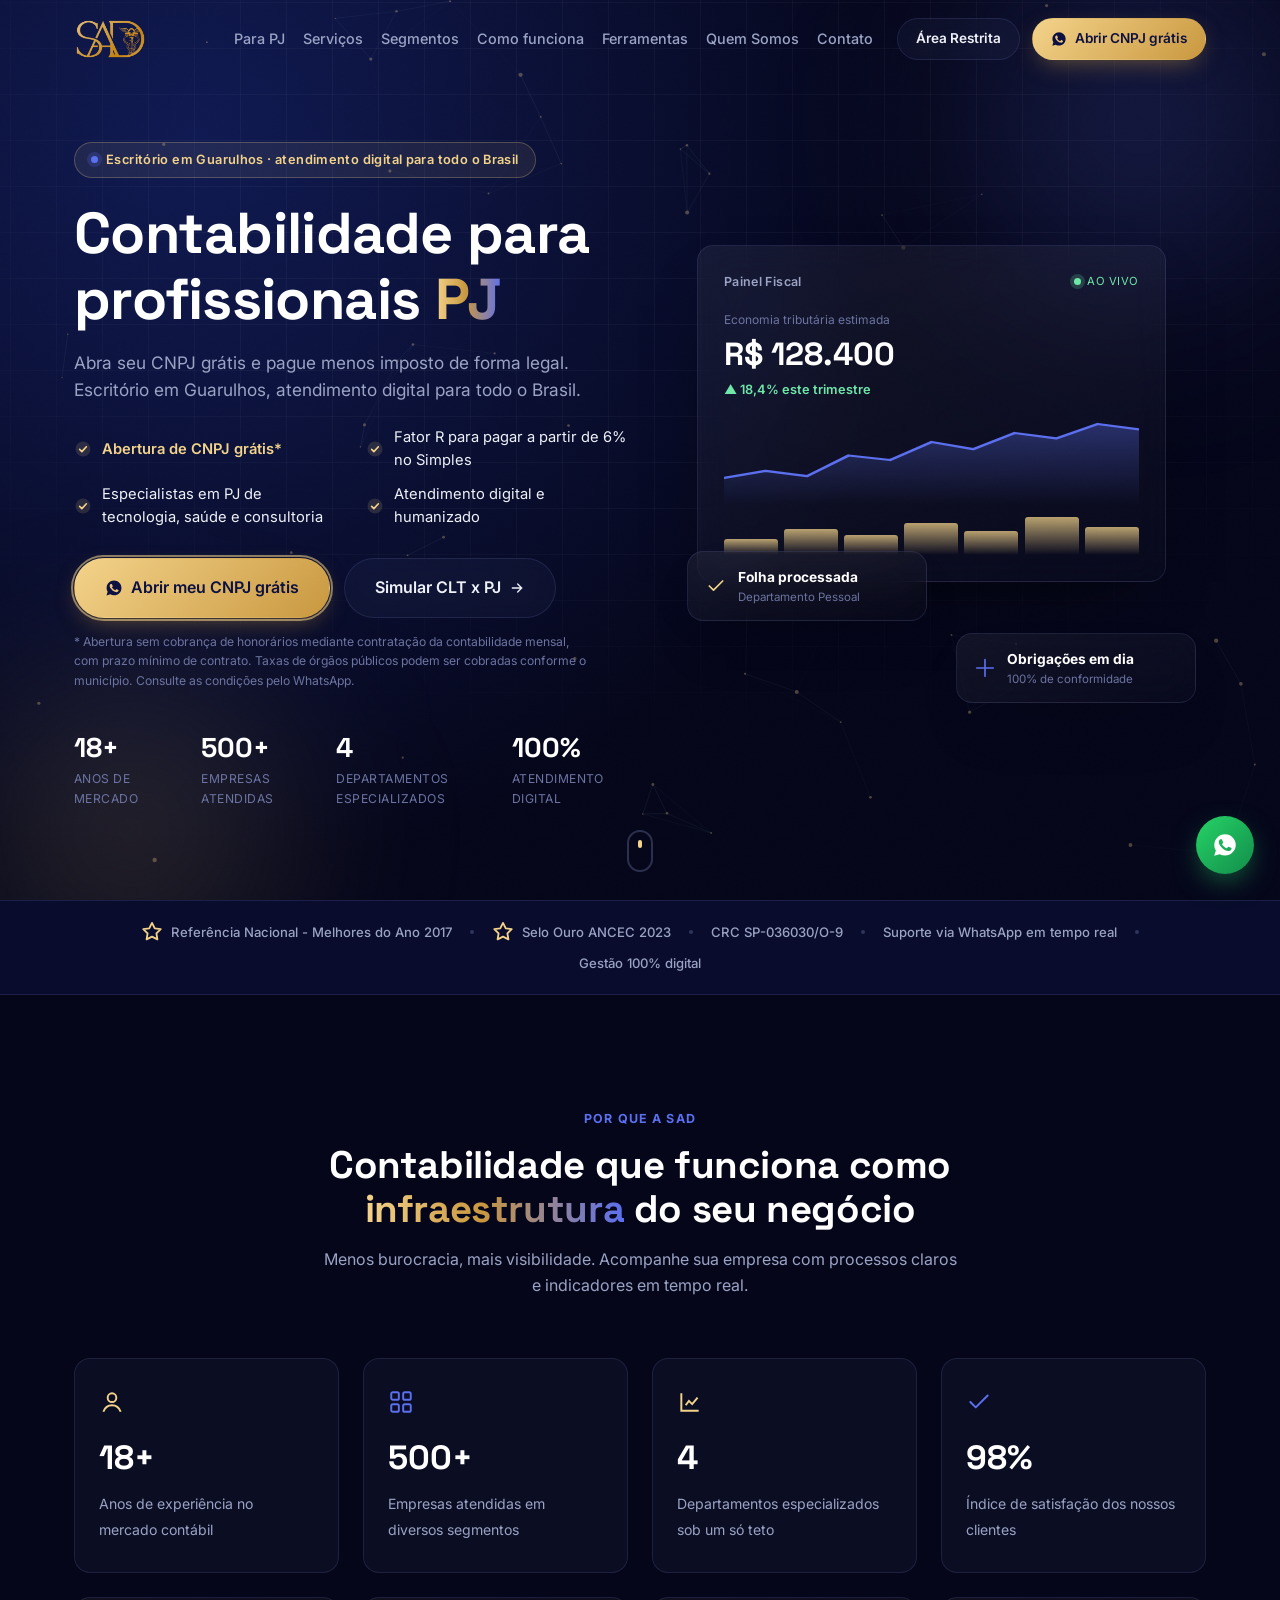
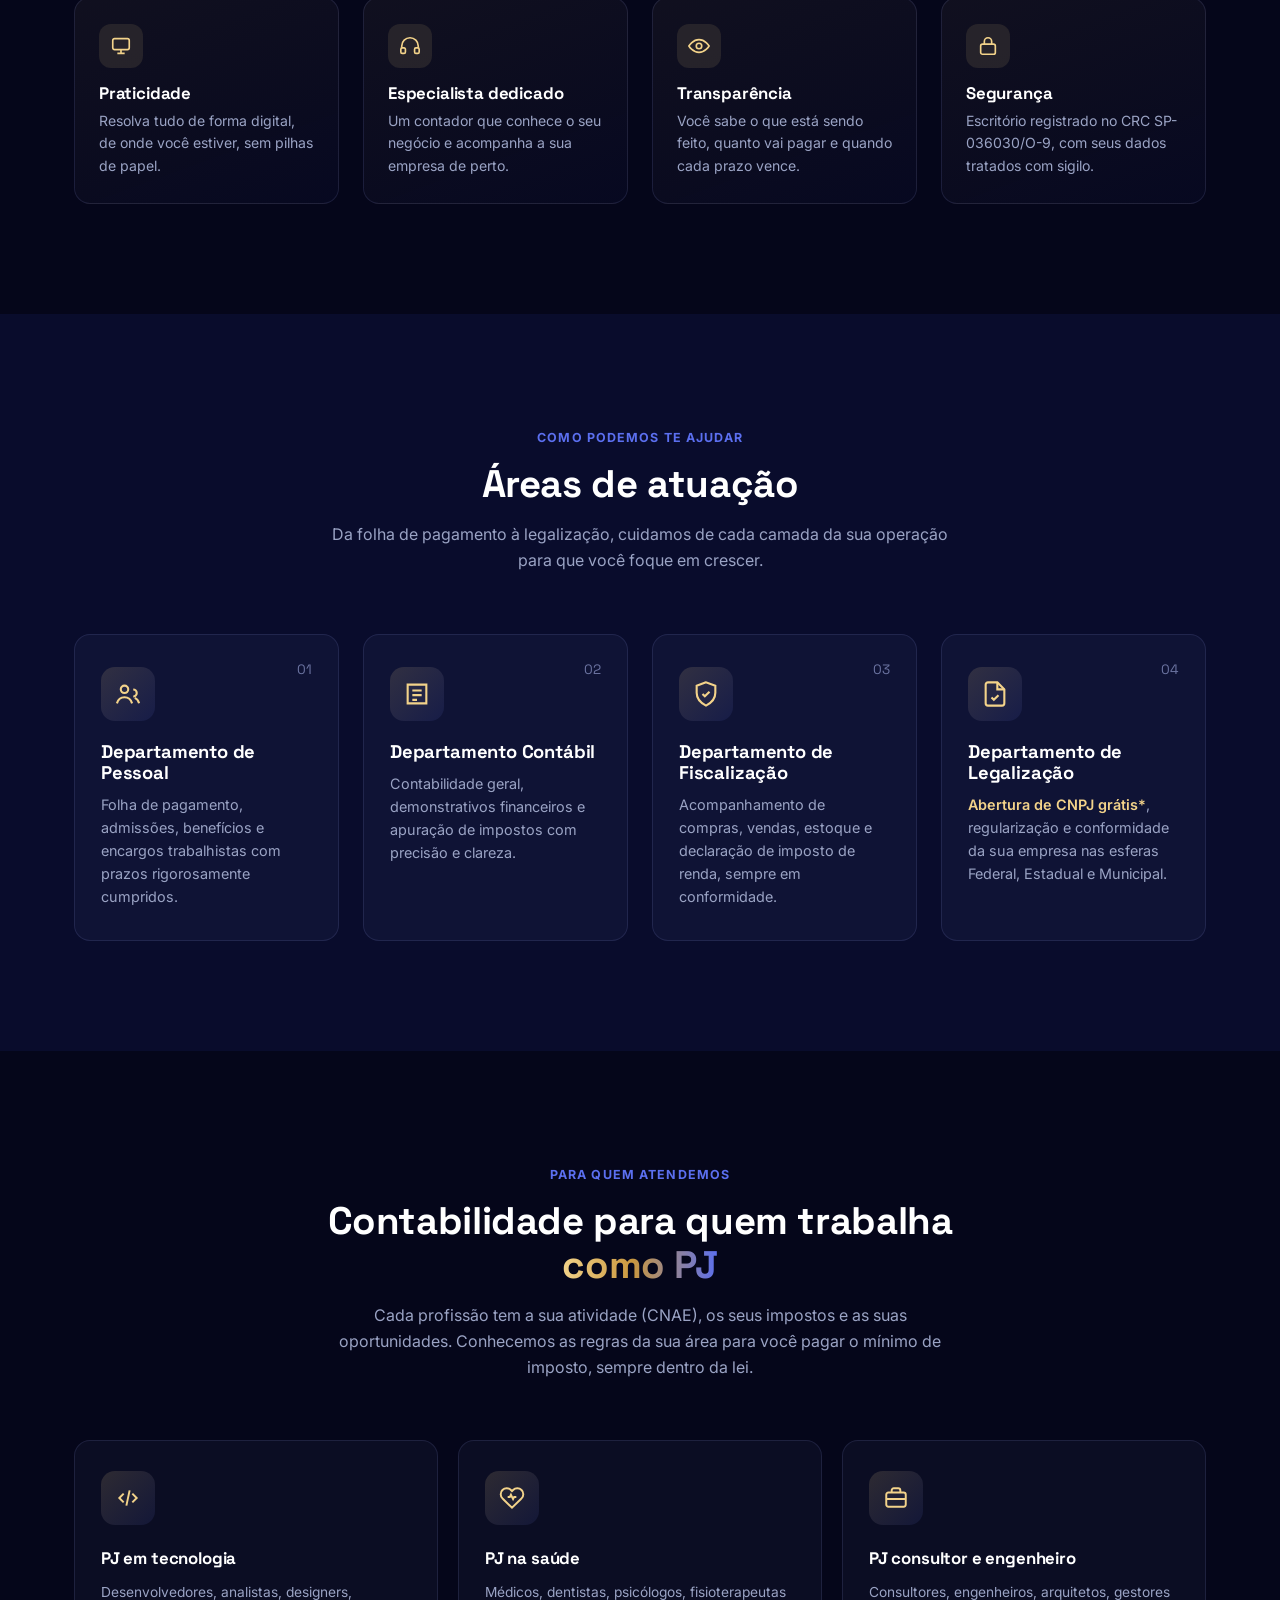
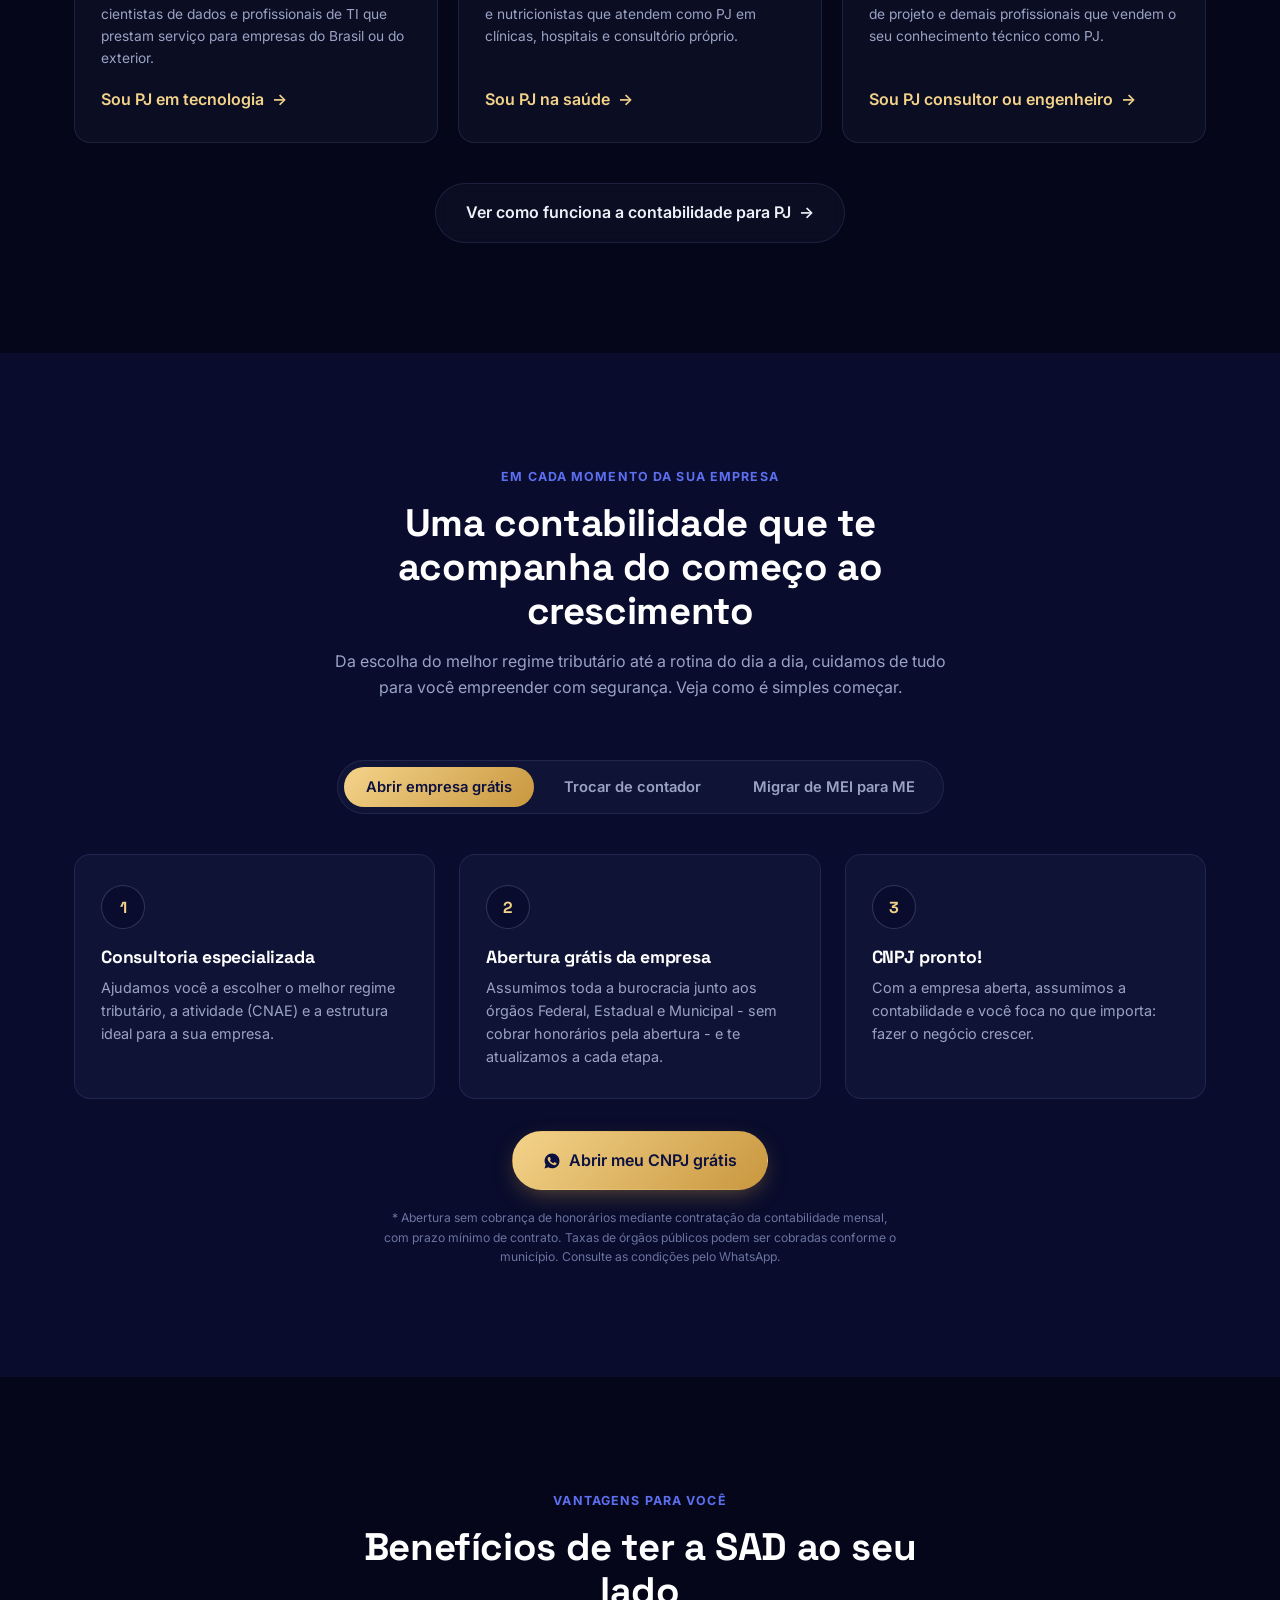
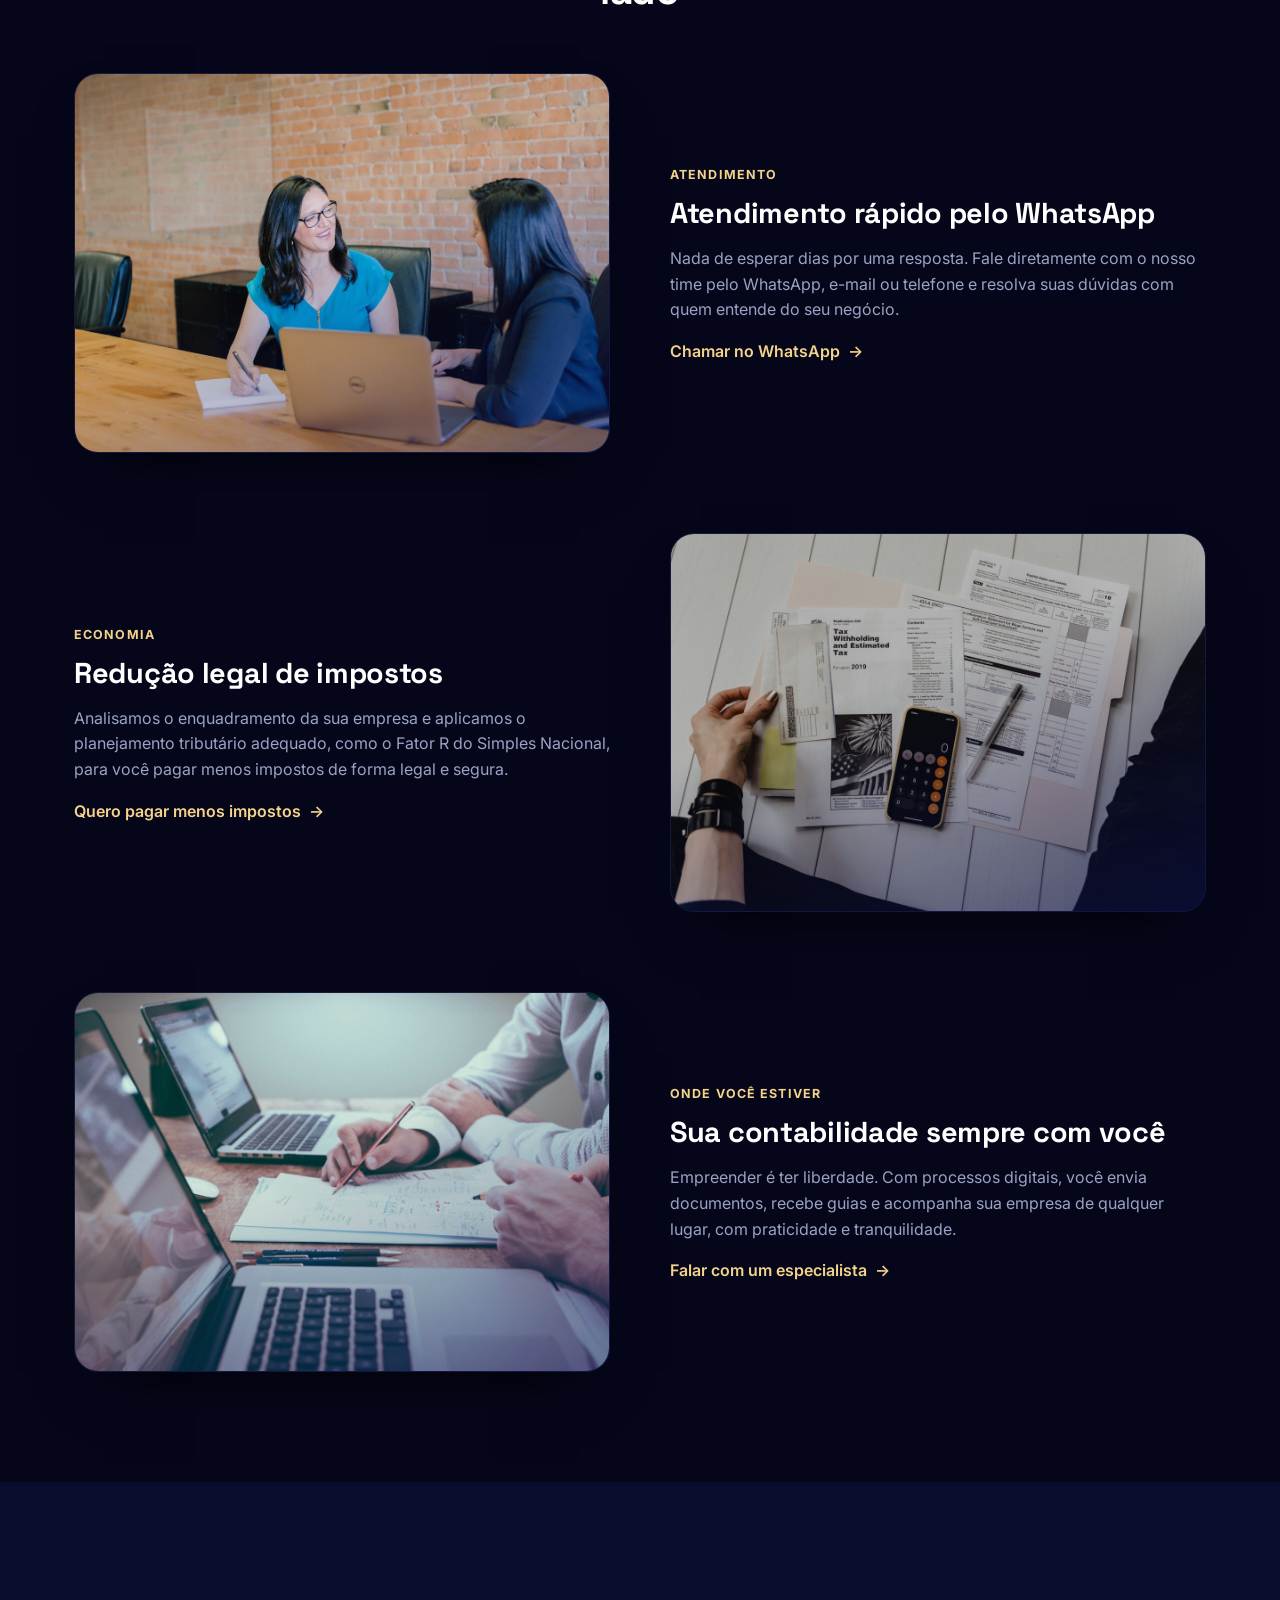
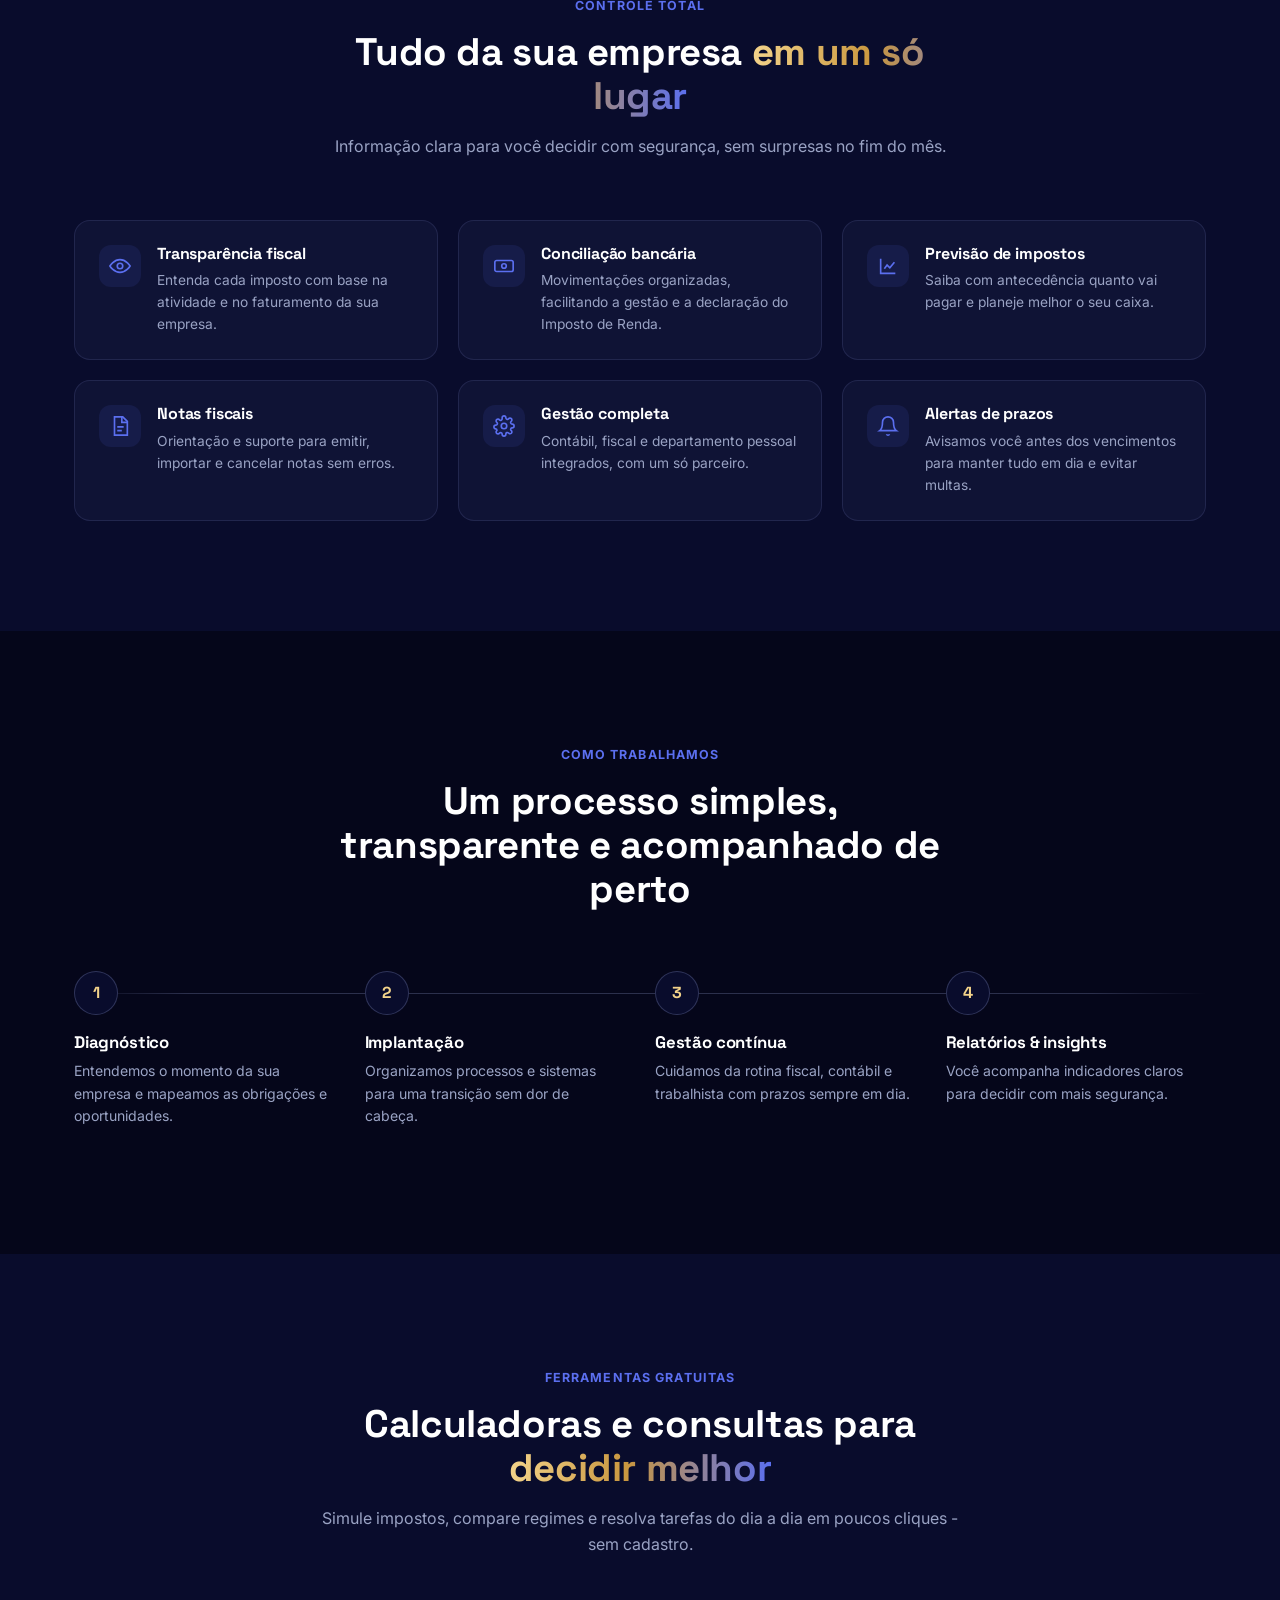
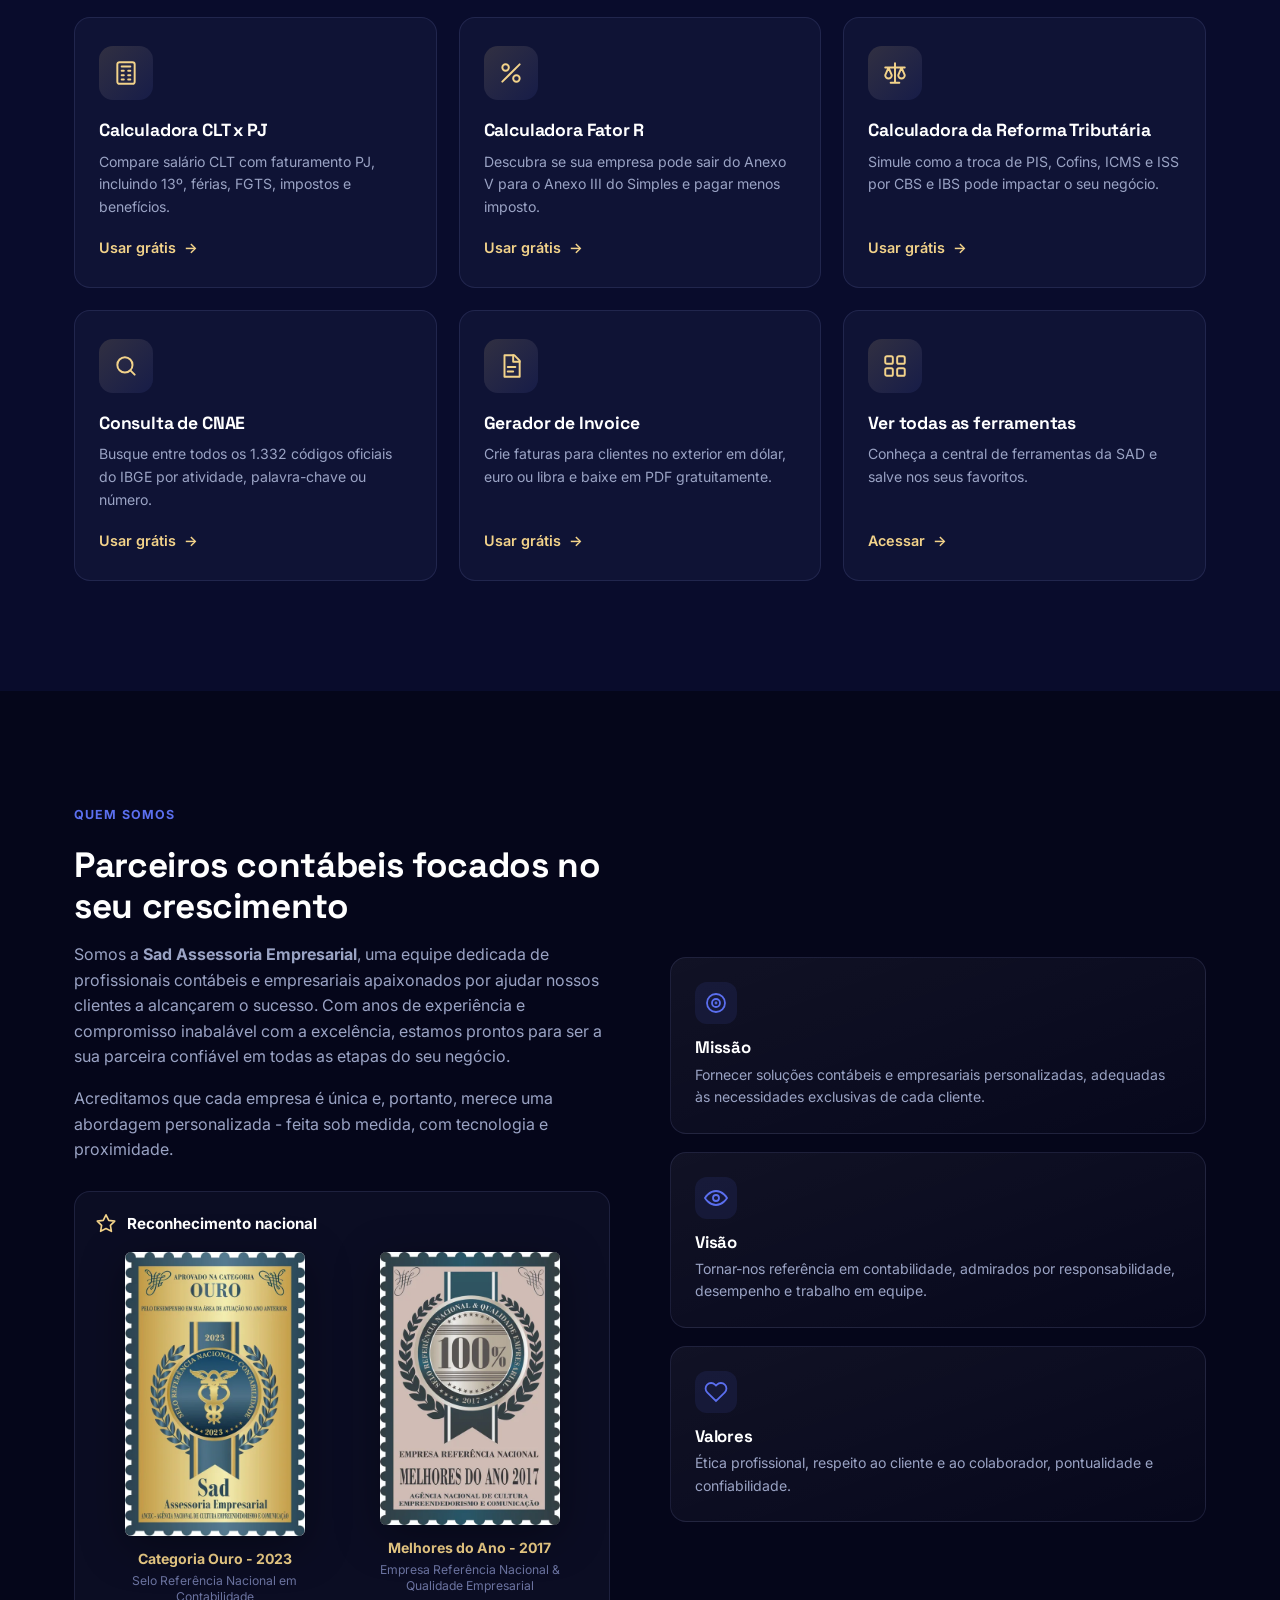
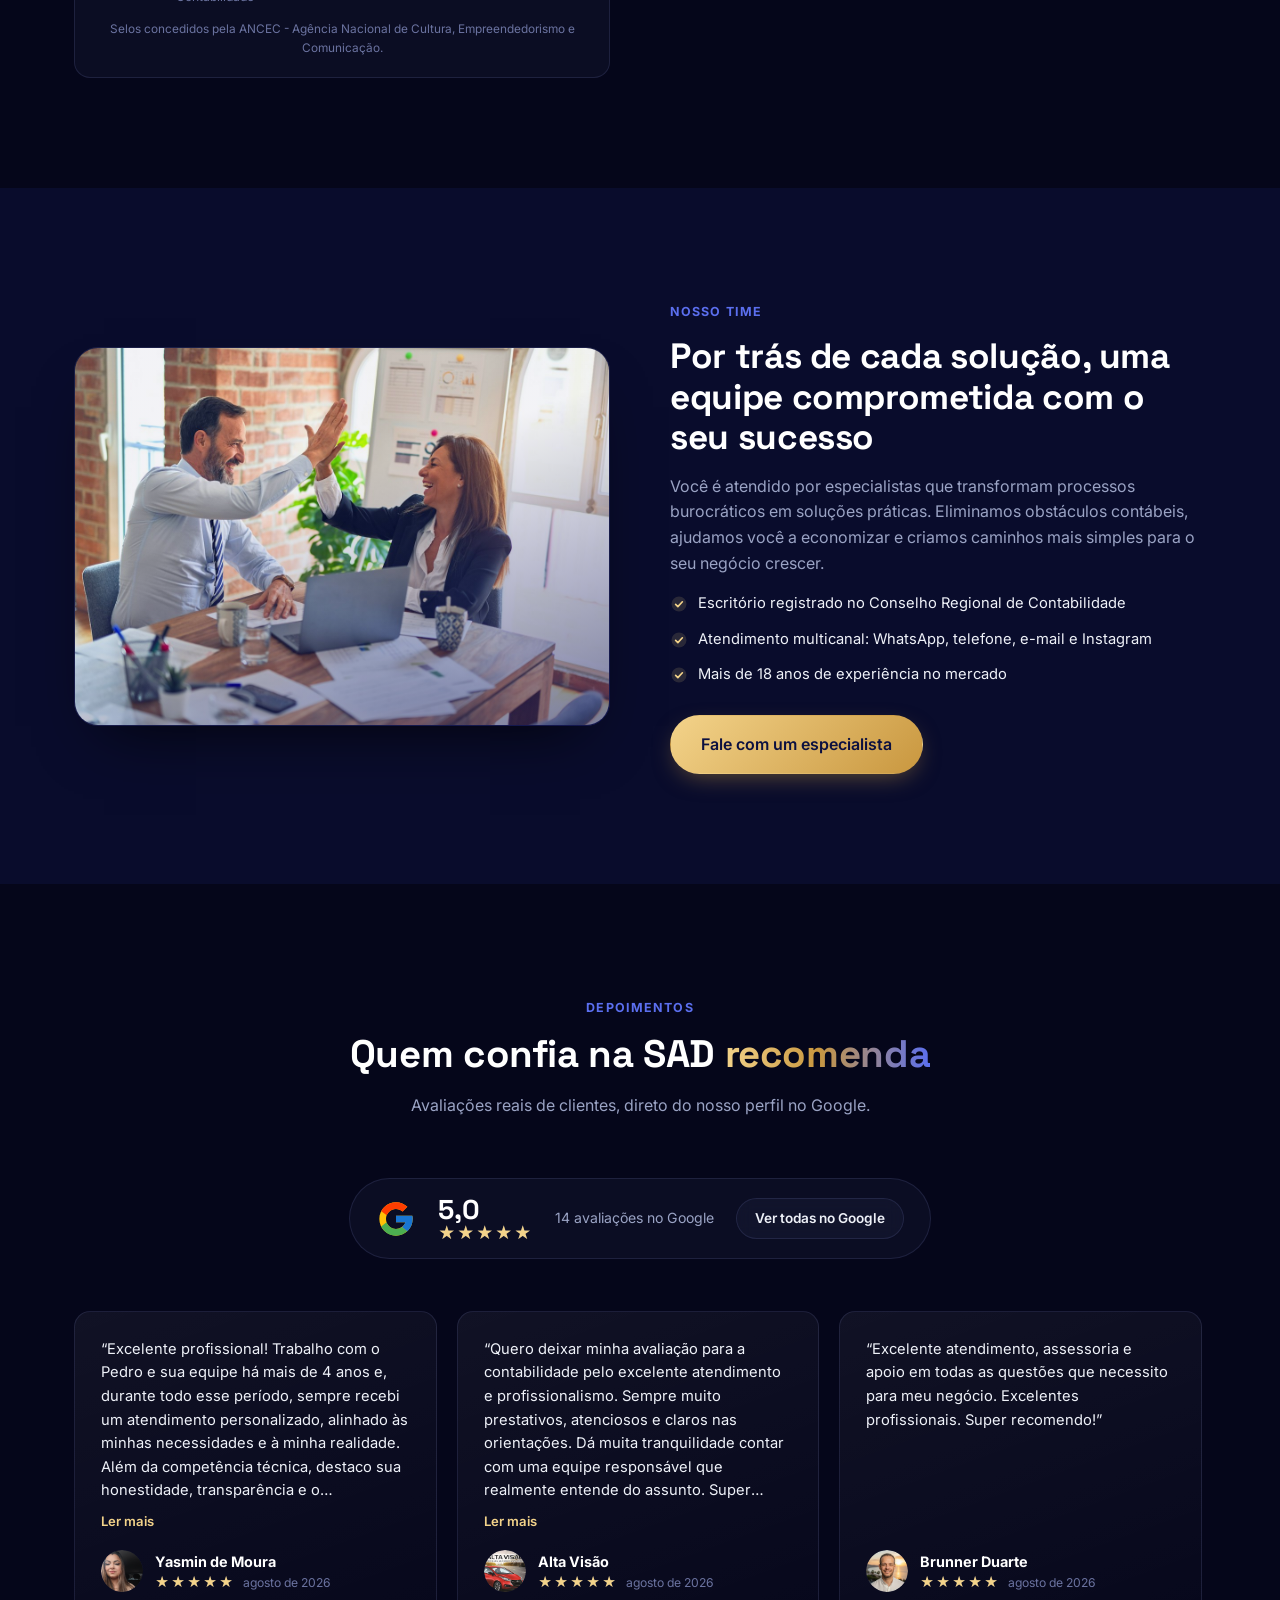
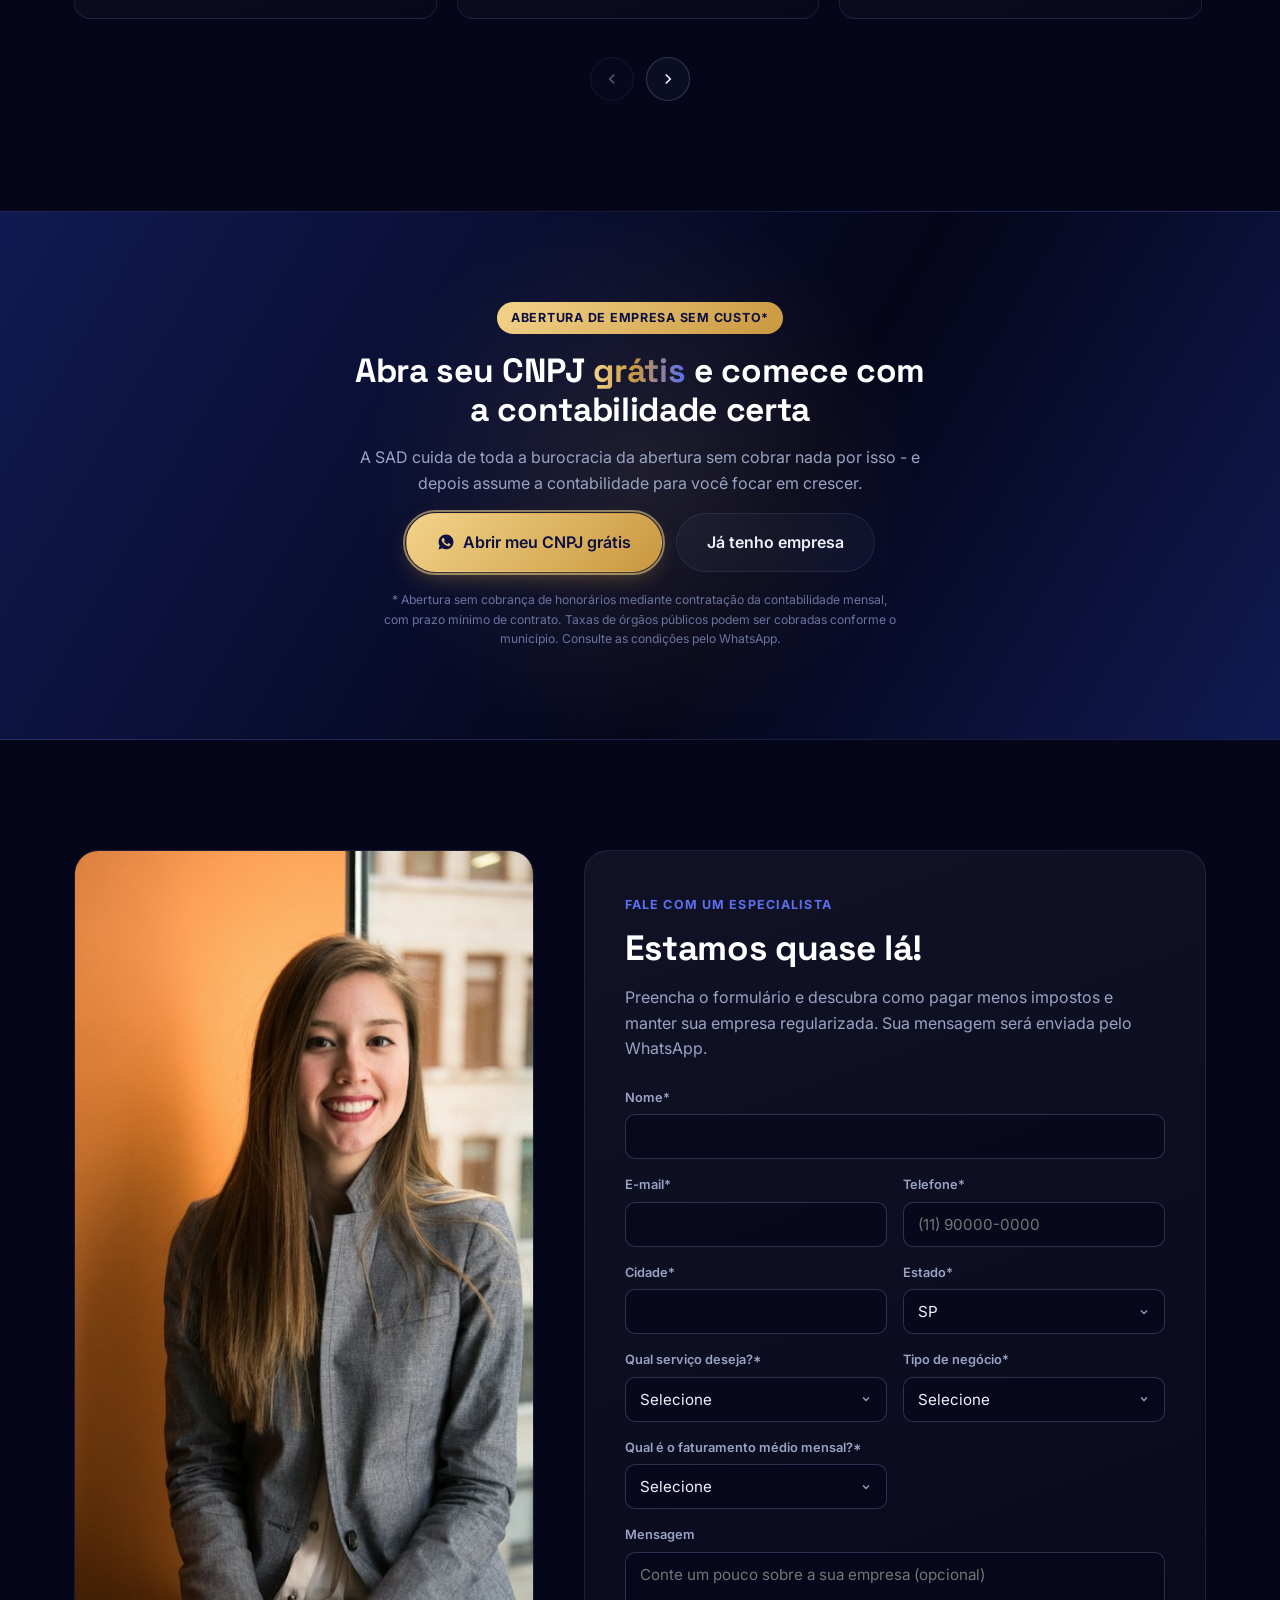
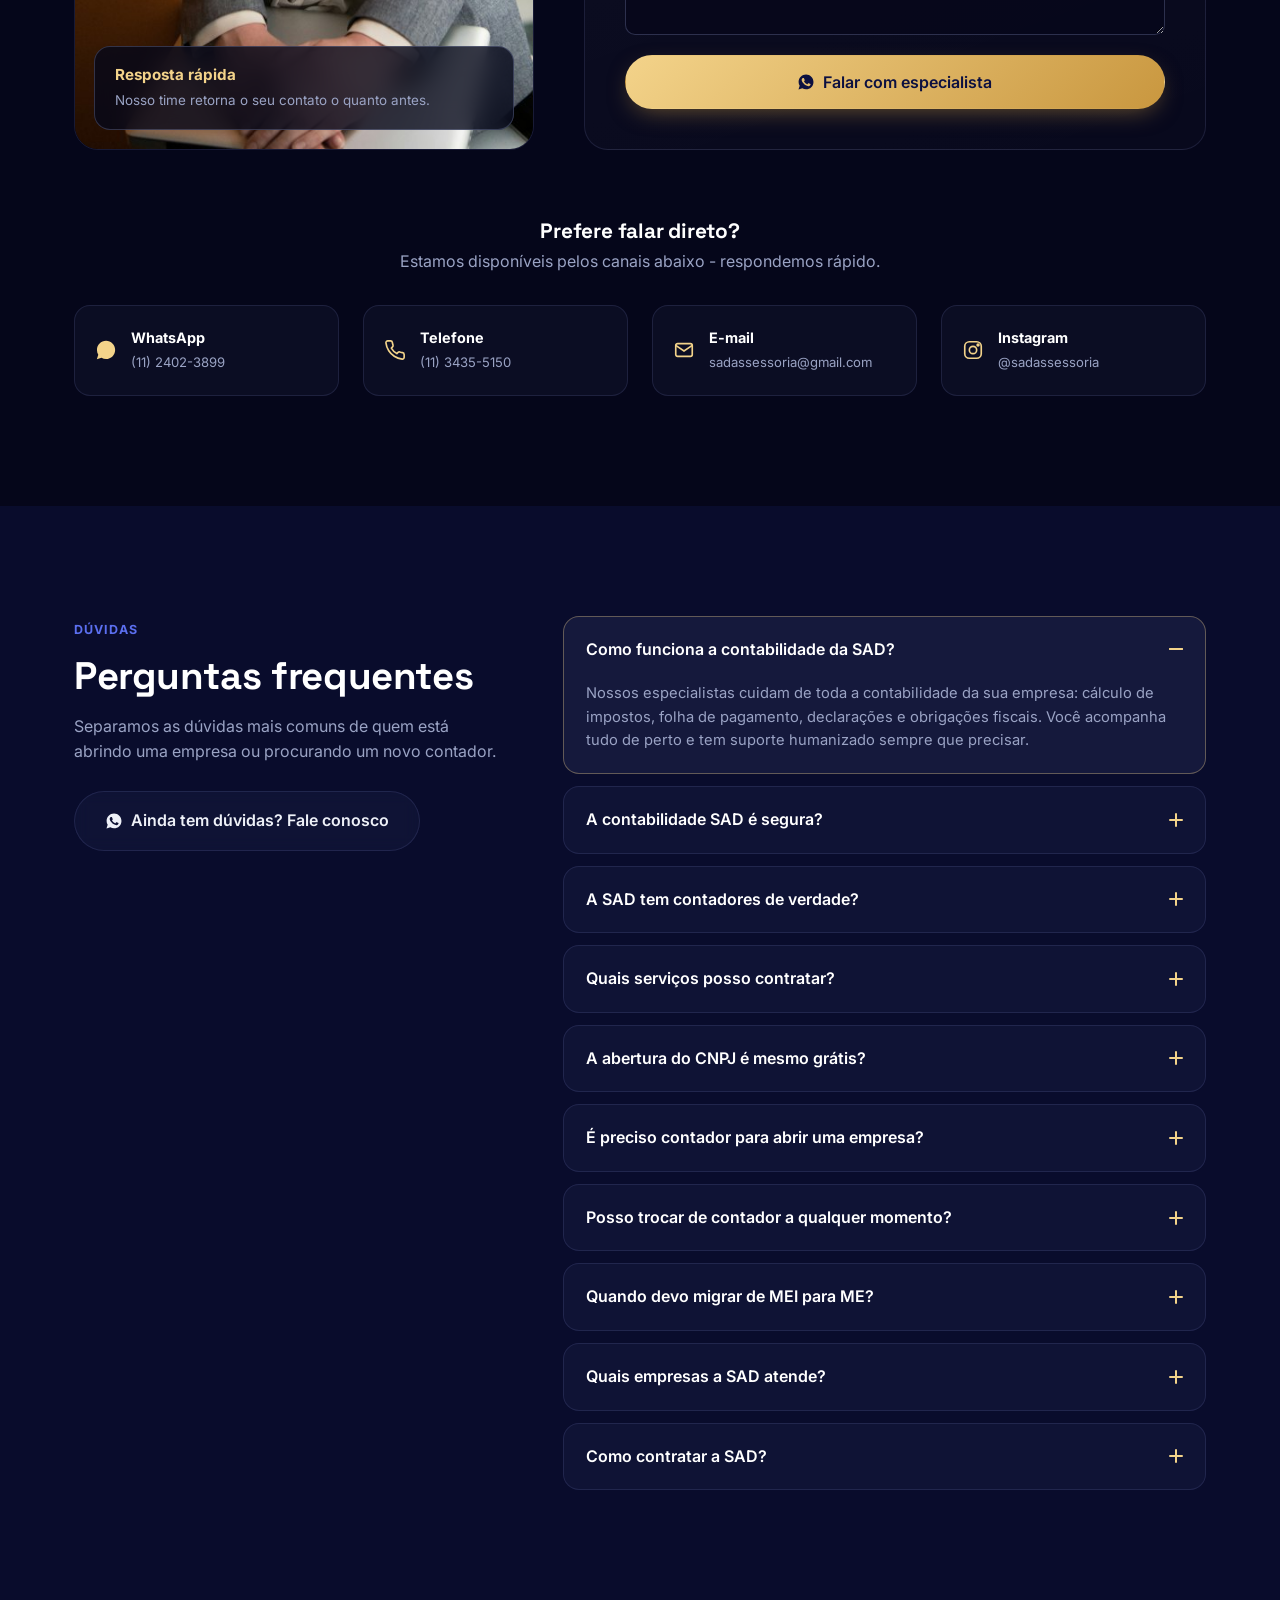
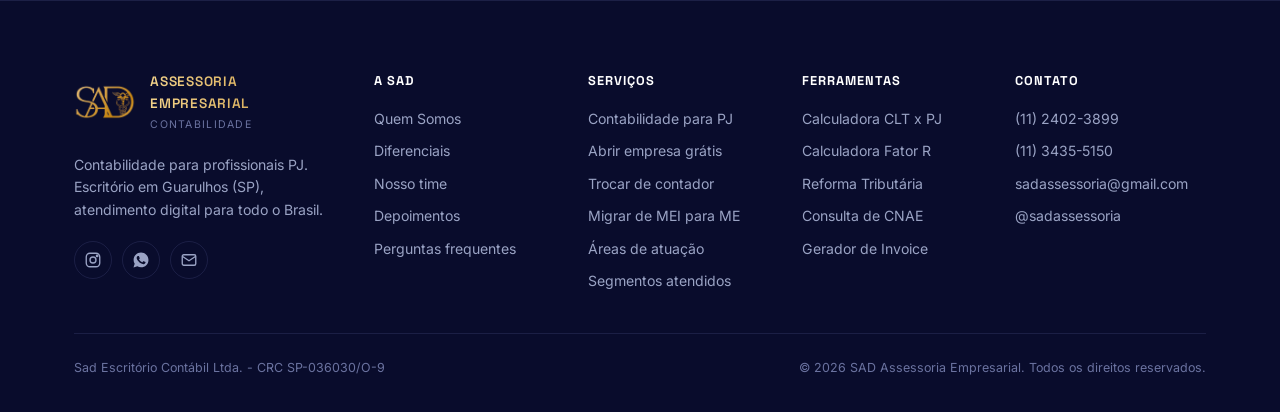
<file: index.html>
<!DOCTYPE html>
<html lang="pt-BR">
<head>
<meta charset="UTF-8">
<meta name="viewport" content="width=device-width, initial-scale=1.0">
<title>Contabilidade para PJ em Guarulhos e todo o Brasil | SAD Assessoria Empresarial</title>
<meta name="description" content="Contabilidade para profissionais PJ: abra seu CNPJ grátis e pague menos imposto de forma legal. Escritório em Guarulhos, atendimento digital para todo o Brasil.">
<link rel="icon" type="image/png" href="assets/favicon.png">
<link rel="apple-touch-icon" href="assets/favicon.png">
<link rel="preconnect" href="https://fonts.googleapis.com">
<link rel="preconnect" href="https://fonts.gstatic.com" crossorigin>
<link href="https://fonts.googleapis.com/css2?family=Space+Grotesk:wght@500;600;700&family=Inter:wght@400;500;600;700;800&display=swap" rel="stylesheet">
<link rel="stylesheet" href="css/style.css">
<link rel="stylesheet" href="css/tools.css">
</head>
<body>

<div class="noise-overlay" aria-hidden="true"></div>

<!-- Ícones reutilizáveis -->
<svg width="0" height="0" style="position:absolute" aria-hidden="true">
  <symbol id="i-check" viewBox="0 0 24 24"><circle cx="12" cy="12" r="10" fill="rgba(243,211,138,0.14)"/><path d="m7.5 12.5 3 3 6-6.5" fill="none" stroke="#f3d38a" stroke-width="2.2" stroke-linecap="round" stroke-linejoin="round"/></symbol>
  <symbol id="i-wa" viewBox="0 0 24 24"><path fill="currentColor" d="M12.04 2C6.58 2 2.13 6.45 2.13 11.91c0 1.87.5 3.62 1.44 5.14L2 22l5.1-1.53a9.87 9.87 0 0 0 4.94 1.32h.01c5.46 0 9.91-4.45 9.91-9.91C21.96 6.45 17.5 2 12.04 2Zm5.8 14.16c-.24.68-1.4 1.3-1.94 1.38-.5.08-1.12.11-1.8-.12-.42-.13-.96-.31-1.66-.6-2.92-1.26-4.82-4.2-4.97-4.4-.14-.19-1.2-1.59-1.2-3.03 0-1.44.75-2.15 1.02-2.44.27-.29.6-.36.8-.36.2 0 .4 0 .57.01.18.01.43-.07.67.51.24.6.83 2.06.9 2.21.07.15.12.33.02.53-.1.19-.15.31-.3.48-.15.17-.31.38-.44.51-.15.15-.3.31-.13.6.17.29.76 1.25 1.63 2.03 1.12 1 2.06 1.31 2.35 1.46.29.15.46.13.63-.08.17-.2.72-.84.91-1.13.19-.29.38-.24.63-.14.26.1 1.63.77 1.91.91.29.15.48.22.55.34.07.13.07.7-.17 1.38Z"/></symbol>
  <symbol id="i-star" viewBox="0 0 24 24"><path fill="currentColor" d="M12 2l3 6 6.5.9-4.7 4.6 1.1 6.5L12 17l-5.9 3 1.1-6.5L2.5 8.9 9 8l3-6Z"/></symbol>
</svg>

<!-- ===== HEADER ===== -->
<header class="site-header" id="header">
  <div class="container header-inner">
    <a href="#top" class="brand">
      <img class="brand-logo" src="assets/logo-sad.png" alt="SAD Assessoria Empresarial">
      <span class="brand-text">
        <strong>Assessoria Empresarial</strong>
        <small>Contabilidade</small>
      </span>
    </a>

    <nav class="main-nav" id="mainNav">
      <a href="contabilidade-para-pj.html">Para PJ</a>
      <a href="#servicos">Serviços</a>
      <a href="#segmentos">Segmentos</a>
      <a href="#como-funciona">Como funciona</a>
      <a href="#ferramentas">Ferramentas</a>
      <a href="#sobre">Quem Somos</a>
      <a href="#contato">Contato</a>
    </nav>

    <div class="header-actions">
      <a class="btn btn-ghost btn-sm" href="https://vip.acessorias.com/sadassessoriaempresarial">Área Restrita</a>
      <a class="btn btn-primary btn-sm" href="https://wa.me/551124023899?text=Ol%C3%A1%21%20Sou%20PJ%20%2F%20vou%20virar%20PJ%20e%20quero%20abrir%20meu%20CNPJ." target="_blank" rel="noopener">
        <svg width="16" height="16" viewBox="0 0 24 24" fill="currentColor" aria-hidden="true"><path d="M12.04 2C6.58 2 2.13 6.45 2.13 11.91c0 1.87.5 3.62 1.44 5.14L2 22l5.1-1.53a9.87 9.87 0 0 0 4.94 1.32h.01c5.46 0 9.91-4.45 9.91-9.91C21.96 6.45 17.5 2 12.04 2Zm5.8 14.16c-.24.68-1.4 1.3-1.94 1.38-.5.08-1.12.11-1.8-.12-.42-.13-.96-.31-1.66-.6-2.92-1.26-4.82-4.2-4.97-4.4-.14-.19-1.2-1.59-1.2-3.03 0-1.44.75-2.15 1.02-2.44.27-.29.6-.36.8-.36.2 0 .4 0 .57.01.18.01.43-.07.67.51.24.6.83 2.06.9 2.21.07.15.12.33.02.53-.1.19-.15.31-.3.48-.15.17-.31.38-.44.51-.15.15-.3.31-.13.6.17.29.76 1.25 1.63 2.03 1.12 1 2.06 1.31 2.35 1.46.29.15.46.13.63-.08.17-.2.72-.84.91-1.13.19-.29.38-.24.63-.14.26.1 1.63.77 1.91.91.29.15.48.22.55.34.07.13.07.7-.17 1.38Z"/></svg>
        <span class="btn-label">Abrir CNPJ grátis</span>
      </a>
    </div>

    <button class="nav-toggle" id="navToggle" aria-label="Abrir menu" aria-expanded="false">
      <span></span><span></span><span></span>
    </button>
  </div>
</header>

<!-- ===== HERO ===== -->
<section class="hero" id="top">
  <canvas id="networkCanvas" class="hero-canvas" aria-hidden="true"></canvas>
  <div class="hero-glow hero-glow-a" aria-hidden="true"></div>
  <div class="hero-glow hero-glow-b" aria-hidden="true"></div>
  <div class="hero-grid" aria-hidden="true"></div>

  <div class="container hero-inner">
    <div class="hero-copy" data-reveal>
      <span class="eyebrow"><span class="dot"></span> Escritório em Guarulhos · atendimento digital para todo o Brasil</span>
      <h1>Contabilidade para profissionais <span class="text-gradient">PJ</span></h1>
      <p class="hero-lead">Abra seu CNPJ grátis e pague menos imposto de forma legal. Escritório em Guarulhos, atendimento digital para todo o Brasil.</p>
      <ul class="hero-checks">
        <li><svg width="18" height="18"><use href="#i-check"/></svg> <strong>Abertura de CNPJ grátis*</strong></li>
        <li><svg width="18" height="18"><use href="#i-check"/></svg> Fator R para pagar a partir de 6% no Simples</li>
        <li><svg width="18" height="18"><use href="#i-check"/></svg> Especialistas em PJ de tecnologia, saúde e consultoria</li>
        <li><svg width="18" height="18"><use href="#i-check"/></svg> Atendimento digital e humanizado</li>
      </ul>
      <div class="hero-actions">
        <a href="https://wa.me/551124023899?text=Ol%C3%A1%21%20Sou%20PJ%20%2F%20vou%20virar%20PJ%20e%20quero%20abrir%20meu%20CNPJ." target="_blank" rel="noopener" class="btn btn-primary btn-lg btn-glow">
          <svg width="18" height="18"><use href="#i-wa"/></svg>
          Abrir meu CNPJ grátis
        </a>
        <a href="contabilidade-para-pj.html#calculadora" class="btn btn-ghost btn-lg">
          Simular CLT x PJ
          <svg width="16" height="16" viewBox="0 0 24 24" fill="none" stroke="currentColor" stroke-width="2" stroke-linecap="round" aria-hidden="true"><path d="M5 12h14M13 6l6 6-6 6"/></svg>
        </a>
      </div>
      <p class="cta-note">* Abertura sem cobrança de honorários mediante contratação da contabilidade mensal, com prazo mínimo de contrato. Taxas de órgãos públicos podem ser cobradas conforme o município. Consulte as condições pelo WhatsApp.</p>

      <div class="hero-stats">
        <div class="hero-stat">
          <strong data-count="18" data-suffix="+">0</strong>
          <span>Anos de mercado</span>
        </div>
        <div class="hero-stat">
          <strong data-count="500" data-suffix="+">0</strong>
          <span>Empresas atendidas</span>
        </div>
        <div class="hero-stat">
          <strong data-count="4">0</strong>
          <span>Departamentos especializados</span>
        </div>
        <div class="hero-stat">
          <strong data-count="100" data-suffix="%">0</strong>
          <span>Atendimento digital</span>
        </div>
      </div>
    </div>

    <div class="hero-visual" data-reveal data-reveal-delay="150">
      <div class="dash-card dash-card-main">
        <div class="dash-head">
          <span class="dash-tag">Painel Fiscal</span>
          <span class="dash-live"><i></i> ao vivo</span>
        </div>
        <div class="dash-figure">
          <span class="dash-figure-label">Economia tributária estimada</span>
          <span class="dash-figure-value">R$ 128.400</span>
          <span class="dash-figure-delta">▲ 18,4% este trimestre</span>
        </div>
        <svg class="dash-chart" viewBox="0 0 300 100" preserveAspectRatio="none" aria-hidden="true">
          <defs>
            <linearGradient id="chartFill" x1="0" y1="0" x2="0" y2="1">
              <stop offset="0%" stop-color="#5b6fef" stop-opacity="0.35"/>
              <stop offset="100%" stop-color="#5b6fef" stop-opacity="0"/>
            </linearGradient>
          </defs>
          <path class="chart-line" d="M0 70 L30 62 L60 68 L90 45 L120 50 L150 30 L180 38 L210 20 L240 26 L270 10 L300 16" fill="none" stroke="#5b6fef" stroke-width="2.5" stroke-linecap="round" stroke-linejoin="round"/>
          <path d="M0 70 L30 62 L60 68 L90 45 L120 50 L150 30 L180 38 L210 20 L240 26 L270 10 L300 16 L300 100 L0 100 Z" fill="url(#chartFill)" stroke="none"/>
        </svg>
        <div class="dash-bars">
          <span style="--h:40%"></span><span style="--h:65%"></span><span style="--h:50%"></span>
          <span style="--h:80%"></span><span style="--h:60%"></span><span style="--h:95%"></span>
          <span style="--h:70%"></span>
        </div>
      </div>

      <div class="dash-card dash-card-mini dash-mini-a">
        <svg width="20" height="20" viewBox="0 0 24 24" fill="none" stroke="#f3d38a" stroke-width="2"><path d="M20 6 9 17l-5-5" stroke-linecap="round" stroke-linejoin="round"/></svg>
        <div><strong>Folha processada</strong><span>Departamento Pessoal</span></div>
      </div>

      <div class="dash-card dash-card-mini dash-mini-b">
        <svg width="20" height="20" viewBox="0 0 24 24" fill="none" stroke="#5b6fef" stroke-width="2"><path d="M12 2v20M2 12h20" stroke-linecap="round"/></svg>
        <div><strong>Obrigações em dia</strong><span>100% de conformidade</span></div>
      </div>
    </div>
  </div>

  <a href="#servicos" class="scroll-cue" aria-label="Rolar para baixo">
    <span></span>
  </a>
</section>

<!-- ===== TRUST STRIP ===== -->
<section class="trust-strip">
  <div class="container trust-inner">
    <div class="trust-badge">
      <svg width="22" height="22" viewBox="0 0 24 24" fill="none" stroke="#f3d38a" stroke-width="2"><path d="M12 2l3 6 6.5.9-4.7 4.6 1.1 6.5L12 17l-5.9 3 1.1-6.5L2.5 8.9 9 8l3-6Z" stroke-linejoin="round"/></svg>
      Referência Nacional - Melhores do Ano 2017
    </div>
    <span class="trust-sep"></span>
    <div class="trust-badge">
      <svg width="22" height="22" viewBox="0 0 24 24" fill="none" stroke="#f3d38a" stroke-width="2"><path d="M12 2l3 6 6.5.9-4.7 4.6 1.1 6.5L12 17l-5.9 3 1.1-6.5L2.5 8.9 9 8l3-6Z" stroke-linejoin="round"/></svg>
      Selo Ouro ANCEC 2023
    </div>
    <span class="trust-sep"></span>
    <div class="trust-badge">CRC SP-036030/O-9</div>
    <span class="trust-sep"></span>
    <div class="trust-badge">Suporte via WhatsApp em tempo real</div>
    <span class="trust-sep"></span>
    <div class="trust-badge">Gestão 100% digital</div>
  </div>
</section>

<!-- ===== DIFERENCIAIS ===== -->
<section class="section" id="diferenciais">
  <div class="container">
    <div class="section-head" data-reveal>
      <span class="section-tag">Por que a SAD</span>
      <h2>Contabilidade que funciona como <span class="text-gradient">infraestrutura</span> do seu negócio</h2>
      <p>Menos burocracia, mais visibilidade. Acompanhe sua empresa com processos claros e indicadores em tempo real.</p>
    </div>

    <div class="grid grid-4">
      <article class="stat-card" data-reveal>
        <svg width="26" height="26" viewBox="0 0 24 24" fill="none" stroke="#f3d38a" stroke-width="1.8"><circle cx="12" cy="8" r="4"/><path d="M4 21c1.5-4 4.5-6 8-6s6.5 2 8 6"/></svg>
        <strong data-count="18" data-suffix="+">0</strong>
        <span>Anos de experiência no mercado contábil</span>
      </article>
      <article class="stat-card" data-reveal data-reveal-delay="80">
        <svg width="26" height="26" viewBox="0 0 24 24" fill="none" stroke="#5b6fef" stroke-width="1.8"><rect x="3" y="3" width="7" height="7" rx="1.5"/><rect x="14" y="3" width="7" height="7" rx="1.5"/><rect x="3" y="14" width="7" height="7" rx="1.5"/><rect x="14" y="14" width="7" height="7" rx="1.5"/></svg>
        <strong data-count="500" data-suffix="+">0</strong>
        <span>Empresas atendidas em diversos segmentos</span>
      </article>
      <article class="stat-card" data-reveal data-reveal-delay="160">
        <svg width="26" height="26" viewBox="0 0 24 24" fill="none" stroke="#f3d38a" stroke-width="1.8"><path d="M4 4v16h16"/><path d="M8 15l3-4 3 3 5-6"/></svg>
        <strong data-count="4">0</strong>
        <span>Departamentos especializados sob um só teto</span>
      </article>
      <article class="stat-card" data-reveal data-reveal-delay="240">
        <svg width="26" height="26" viewBox="0 0 24 24" fill="none" stroke="#5b6fef" stroke-width="1.8"><path d="M20 6 9 17l-5-5" stroke-linecap="round" stroke-linejoin="round"/></svg>
        <strong data-count="98" data-suffix="%">0</strong>
        <span>Índice de satisfação dos nossos clientes</span>
      </article>
    </div>

    <div class="grid grid-4 pillars" >
      <article class="pillar" data-reveal>
        <div class="pillar-icon"><svg width="22" height="22" viewBox="0 0 24 24" fill="none" stroke="currentColor" stroke-width="1.8"><rect x="3" y="4" width="18" height="12" rx="2"/><path d="M8 20h8M12 16v4"/></svg></div>
        <h3>Praticidade</h3>
        <p>Resolva tudo de forma digital, de onde você estiver, sem pilhas de papel.</p>
      </article>
      <article class="pillar" data-reveal data-reveal-delay="80">
        <div class="pillar-icon"><svg width="22" height="22" viewBox="0 0 24 24" fill="none" stroke="currentColor" stroke-width="1.8"><path d="M3 14v-2a9 9 0 0 1 18 0v2"/><rect x="2" y="14" width="5" height="6" rx="1.5"/><rect x="17" y="14" width="5" height="6" rx="1.5"/></svg></div>
        <h3>Especialista dedicado</h3>
        <p>Um contador que conhece o seu negócio e acompanha a sua empresa de perto.</p>
      </article>
      <article class="pillar" data-reveal data-reveal-delay="160">
        <div class="pillar-icon"><svg width="22" height="22" viewBox="0 0 24 24" fill="none" stroke="currentColor" stroke-width="1.8"><path d="M1 12s4-7 11-7 11 7 11 7-4 7-11 7-11-7-11-7Z"/><circle cx="12" cy="12" r="3"/></svg></div>
        <h3>Transparência</h3>
        <p>Você sabe o que está sendo feito, quanto vai pagar e quando cada prazo vence.</p>
      </article>
      <article class="pillar" data-reveal data-reveal-delay="240">
        <div class="pillar-icon"><svg width="22" height="22" viewBox="0 0 24 24" fill="none" stroke="currentColor" stroke-width="1.8"><rect x="4" y="10" width="16" height="11" rx="2"/><path d="M8 10V7a4 4 0 0 1 8 0v3"/></svg></div>
        <h3>Segurança</h3>
        <p>Escritório registrado no CRC SP-036030/O-9, com seus dados tratados com sigilo.</p>
      </article>
    </div>
  </div>
</section>

<!-- ===== SERVIÇOS ===== -->
<section class="section section-alt" id="servicos">
  <div class="container">
    <div class="section-head" data-reveal>
      <span class="section-tag">Como podemos te ajudar</span>
      <h2>Áreas de atuação</h2>
      <p>Da folha de pagamento à legalização, cuidamos de cada camada da sua operação para que você foque em crescer.</p>
    </div>

    <div class="grid grid-4 services-grid">
      <article class="service-card" data-reveal>
        <div class="service-icon">
          <svg width="28" height="28" viewBox="0 0 24 24" fill="none" stroke="currentColor" stroke-width="1.8"><circle cx="9" cy="8" r="3.2"/><path d="M2.5 20c1-3.4 3.4-5.2 6.5-5.2s5.5 1.8 6.5 5.2"/><path d="M16.5 8.2a3 3 0 1 1 0 6"/><path d="M21.5 20c-.6-2.3-1.9-3.9-3.7-4.7"/></svg>
        </div>
        <span class="service-index">01</span>
        <h3>Departamento de Pessoal</h3>
        <p>Folha de pagamento, admissões, benefícios e encargos trabalhistas com prazos rigorosamente cumpridos.</p>
      </article>

      <article class="service-card" data-reveal data-reveal-delay="80">
        <div class="service-icon">
          <svg width="28" height="28" viewBox="0 0 24 24" fill="none" stroke="currentColor" stroke-width="1.8"><path d="M4 4h16v16H4z"/><path d="M8 9h8M8 13h8M8 17h4"/></svg>
        </div>
        <span class="service-index">02</span>
        <h3>Departamento Contábil</h3>
        <p>Contabilidade geral, demonstrativos financeiros e apuração de impostos com precisão e clareza.</p>
      </article>

      <article class="service-card" data-reveal data-reveal-delay="160">
        <div class="service-icon">
          <svg width="28" height="28" viewBox="0 0 24 24" fill="none" stroke="currentColor" stroke-width="1.8"><path d="M12 2 4 5v6c0 5 3.4 8.7 8 11 4.6-2.3 8-6 8-11V5l-8-3Z"/><path d="m9 12 2 2 4-4"/></svg>
        </div>
        <span class="service-index">03</span>
        <h3>Departamento de Fiscalização</h3>
        <p>Acompanhamento de compras, vendas, estoque e declaração de imposto de renda, sempre em conformidade.</p>
      </article>

      <article class="service-card" data-reveal data-reveal-delay="240">
        <div class="service-icon">
          <svg width="28" height="28" viewBox="0 0 24 24" fill="none" stroke="currentColor" stroke-width="1.8"><path d="M14 2H6a2 2 0 0 0-2 2v16a2 2 0 0 0 2 2h12a2 2 0 0 0 2-2V8Z"/><path d="M14 2v6h6"/><path d="m9 15 2 2 4-4"/></svg>
        </div>
        <span class="service-index">04</span>
        <h3>Departamento de Legalização</h3>
        <p><strong class="gold-text">Abertura de CNPJ grátis*</strong>, regularização e conformidade da sua empresa nas esferas Federal, Estadual e Municipal.</p>
      </article>
    </div>
  </div>
</section>

<!-- ===== SEGMENTOS ===== -->
<section class="section" id="segmentos">
  <div class="container">
    <div class="section-head" data-reveal>
      <span class="section-tag">Para quem atendemos</span>
      <h2>Contabilidade para quem trabalha <span class="text-gradient">como PJ</span></h2>
      <p>Cada profissão tem a sua atividade (CNAE), os seus impostos e as suas oportunidades. Conhecemos as regras da sua área para você pagar o mínimo de imposto, sempre dentro da lei.</p>
    </div>

    <div class="segments-grid segments-pj">
      <article class="segment-card" data-reveal>
        <div class="service-icon"><svg width="26" height="26" viewBox="0 0 24 24" fill="none" stroke="currentColor" stroke-width="1.8"><path d="m8 8-4 4 4 4M16 8l4 4-4 4M13.5 5l-3 14"/></svg></div>
        <h3>PJ em tecnologia</h3>
        <p>Desenvolvedores, analistas, designers, cientistas de dados e profissionais de TI que prestam serviço para empresas do Brasil ou do exterior.</p>
        <a class="link-arrow" href="https://wa.me/551124023899?text=Ol%C3%A1%21%20Sou%20PJ%20em%20tecnologia%20%28ou%20vou%20virar%20PJ%29%20e%20quero%20abrir%20meu%20CNPJ." target="_blank" rel="noopener">Sou PJ em tecnologia <span aria-hidden="true">→</span></a>
      </article>
      <article class="segment-card" data-reveal data-reveal-delay="80">
        <div class="service-icon"><svg width="26" height="26" viewBox="0 0 24 24" fill="none" stroke="currentColor" stroke-width="1.8"><path d="M20.8 4.6a5.5 5.5 0 0 0-7.8 0L12 5.6l-1-1a5.5 5.5 0 1 0-7.8 7.8l1 1L12 21l7.8-7.6 1-1a5.5 5.5 0 0 0 0-7.8Z"/><path d="M8 11h2l1-2 2 4 1-2h2"/></svg></div>
        <h3>PJ na saúde</h3>
        <p>Médicos, dentistas, psicólogos, fisioterapeutas e nutricionistas que atendem como PJ em clínicas, hospitais e consultório próprio.</p>
        <a class="link-arrow" href="https://wa.me/551124023899?text=Ol%C3%A1%21%20Sou%20PJ%20na%20sa%C3%BAde%20%28ou%20vou%20virar%20PJ%29%20e%20quero%20abrir%20meu%20CNPJ." target="_blank" rel="noopener">Sou PJ na saúde <span aria-hidden="true">→</span></a>
      </article>
      <article class="segment-card" data-reveal data-reveal-delay="160">
        <div class="service-icon"><svg width="26" height="26" viewBox="0 0 24 24" fill="none" stroke="currentColor" stroke-width="1.8"><rect x="3" y="7" width="18" height="13" rx="2"/><path d="M8 7V5a2 2 0 0 1 2-2h4a2 2 0 0 1 2 2v2M3 13h18"/></svg></div>
        <h3>PJ consultor e engenheiro</h3>
        <p>Consultores, engenheiros, arquitetos, gestores de projeto e demais profissionais que vendem o seu conhecimento técnico como PJ.</p>
        <a class="link-arrow" href="https://wa.me/551124023899?text=Ol%C3%A1%21%20Sou%20PJ%20consultor%2Fengenheiro%20%28ou%20vou%20virar%20PJ%29%20e%20quero%20abrir%20meu%20CNPJ." target="_blank" rel="noopener">Sou PJ consultor ou engenheiro <span aria-hidden="true">→</span></a>
      </article>
    </div>

    <div class="tabs-cta" data-reveal><a href="contabilidade-para-pj.html" class="btn btn-ghost btn-lg">Ver como funciona a contabilidade para PJ <span aria-hidden="true">→</span></a></div>
  </div>
</section>

<!-- ===== COMO FUNCIONA (ABAS) ===== -->
<section class="section section-alt" id="como-funciona">
  <div class="container">
    <div class="section-head" data-reveal>
      <span class="section-tag">Em cada momento da sua empresa</span>
      <h2>Uma contabilidade que te acompanha do começo ao crescimento</h2>
      <p>Da escolha do melhor regime tributário até a rotina do dia a dia, cuidamos de tudo para você empreender com segurança. Veja como é simples começar.</p>
    </div>

    <div class="tabs" data-reveal>
      <div class="tab-list" role="tablist" aria-label="Como começar com a SAD">
        <button class="tab-btn active" role="tab" id="tab-abrir" aria-controls="panel-abrir" aria-selected="true" data-tab="abrir">Abrir empresa grátis</button>
        <button class="tab-btn" role="tab" id="tab-trocar" aria-controls="panel-trocar" aria-selected="false" tabindex="-1" data-tab="trocar">Trocar de contador</button>
        <button class="tab-btn" role="tab" id="tab-mei" aria-controls="panel-mei" aria-selected="false" tabindex="-1" data-tab="mei">Migrar de MEI para ME</button>
      </div>

      <div class="tab-panel active" role="tabpanel" id="panel-abrir" aria-labelledby="tab-abrir">
        <div class="steps">
          <div class="step-card"><span class="process-num">1</span><h3>Consultoria especializada</h3><p>Ajudamos você a escolher o melhor regime tributário, a atividade (CNAE) e a estrutura ideal para a sua empresa.</p></div>
          <div class="step-card"><span class="process-num">2</span><h3>Abertura grátis da empresa</h3><p>Assumimos toda a burocracia junto aos órgãos Federal, Estadual e Municipal - sem cobrar honorários pela abertura - e te atualizamos a cada etapa.</p></div>
          <div class="step-card"><span class="process-num">3</span><h3>CNPJ pronto!</h3><p>Com a empresa aberta, assumimos a contabilidade e você foca no que importa: fazer o negócio crescer.</p></div>
        </div>
        <div class="tabs-cta"><a href="https://wa.me/551124023899?text=Ol%C3%A1%21%20Sou%20PJ%20%2F%20vou%20virar%20PJ%20e%20quero%20abrir%20meu%20CNPJ." target="_blank" rel="noopener" class="btn btn-primary btn-lg"><svg width="18" height="18"><use href="#i-wa"/></svg> Abrir meu CNPJ grátis</a></div>
        <p class="cta-note center">* Abertura sem cobrança de honorários mediante contratação da contabilidade mensal, com prazo mínimo de contrato. Taxas de órgãos públicos podem ser cobradas conforme o município. Consulte as condições pelo WhatsApp.</p>
      </div>

      <div class="tab-panel" role="tabpanel" id="panel-trocar" aria-labelledby="tab-trocar" hidden>
        <div class="steps">
          <div class="step-card"><span class="process-num">1</span><h3>Diagnóstico gratuito</h3><p>Analisamos a situação atual da sua empresa, impostos pagos e possíveis pendências.</p></div>
          <div class="step-card"><span class="process-num">2</span><h3>Transição sem dor de cabeça</h3><p>Cuidamos do contato com o contador anterior e da migração de dados e documentos com segurança.</p></div>
          <div class="step-card"><span class="process-num">3</span><h3>Rotina em dia</h3><p>A partir daí, a SAD assume a contabilidade, com prazos cumpridos e atendimento próximo.</p></div>
        </div>
        <div class="tabs-cta"><a href="https://wa.me/551124023899?text=Ol%C3%A1%21%20Tenho%20empresa%20e%20quero%20trocar%20de%20contador." target="_blank" rel="noopener" class="btn btn-primary btn-lg"><svg width="18" height="18"><use href="#i-wa"/></svg> Quero trocar de contador</a></div>
      </div>

      <div class="tab-panel" role="tabpanel" id="panel-mei" aria-labelledby="tab-mei" hidden>
        <div class="steps">
          <div class="step-card"><span class="process-num">1</span><h3>Análise do seu MEI</h3><p>Verificamos o faturamento, a atividade e o momento certo de fazer a mudança sem riscos.</p></div>
          <div class="step-card"><span class="process-num">2</span><h3>Desenquadramento e transformação</h3><p>Fazemos todo o processo para transformar seu MEI em Microempresa (ME), no regime mais vantajoso.</p></div>
          <div class="step-card"><span class="process-num">3</span><h3>Pronto para crescer</h3><p>Sua empresa pode faturar mais, contratar funcionários e ter sócios, com a contabilidade em dia.</p></div>
        </div>
        <div class="tabs-cta"><a href="https://wa.me/551124023899?text=Ol%C3%A1%21%20Quero%20migrar%20meu%20MEI%20para%20ME." target="_blank" rel="noopener" class="btn btn-primary btn-lg"><svg width="18" height="18"><use href="#i-wa"/></svg> Quero migrar para ME</a></div>
      </div>
    </div>
  </div>
</section>

<!-- ===== BENEFÍCIOS (IMAGEM + TEXTO) ===== -->
<section class="section" id="beneficios">
  <div class="container">
    <div class="section-head" data-reveal>
      <span class="section-tag">Vantagens para você</span>
      <h2>Benefícios de ter a SAD ao seu lado</h2>
    </div>

    <div class="feature-row" data-reveal>
      <div class="feature-media"><img src="assets/img/atendimento-consultoria.jpg" alt="Duas profissionais conversando em uma reunião de atendimento" loading="lazy" width="1200" height="850"></div>
      <div class="feature-copy">
        <span class="feature-kicker">Atendimento</span>
        <h3>Atendimento rápido pelo WhatsApp</h3>
        <p>Nada de esperar dias por uma resposta. Fale diretamente com o nosso time pelo WhatsApp, e-mail ou telefone e resolva suas dúvidas com quem entende do seu negócio.</p>
        <a class="link-arrow" href="https://wa.me/551124023899" target="_blank" rel="noopener">Chamar no WhatsApp <span aria-hidden="true">→</span></a>
      </div>
    </div>

    <div class="feature-row reverse" data-reveal>
      <div class="feature-media"><img src="assets/img/reducao-impostos.jpg" alt="Pessoa analisando documentos fiscais com calculadora" loading="lazy" width="1200" height="850"></div>
      <div class="feature-copy">
        <span class="feature-kicker">Economia</span>
        <h3>Redução legal de impostos</h3>
        <p>Analisamos o enquadramento da sua empresa e aplicamos o planejamento tributário adequado, como o Fator R do Simples Nacional, para você pagar menos impostos de forma legal e segura.</p>
        <a class="link-arrow" href="#contato">Quero pagar menos impostos <span aria-hidden="true">→</span></a>
      </div>
    </div>

    <div class="feature-row" data-reveal>
      <div class="feature-media"><img src="assets/img/atendimento-online.jpg" alt="Pessoas trabalhando em notebooks" loading="lazy" width="1200" height="850"></div>
      <div class="feature-copy">
        <span class="feature-kicker">Onde você estiver</span>
        <h3>Sua contabilidade sempre com você</h3>
        <p>Empreender é ter liberdade. Com processos digitais, você envia documentos, recebe guias e acompanha sua empresa de qualquer lugar, com praticidade e tranquilidade.</p>
        <a class="link-arrow" href="#contato">Falar com um especialista <span aria-hidden="true">→</span></a>
      </div>
    </div>
  </div>
</section>

<!-- ===== GESTÃO EM UM SÓ LUGAR ===== -->
<section class="section section-alt" id="gestao">
  <div class="container">
    <div class="section-head" data-reveal>
      <span class="section-tag">Controle total</span>
      <h2>Tudo da sua empresa <span class="text-gradient">em um só lugar</span></h2>
      <p>Informação clara para você decidir com segurança, sem surpresas no fim do mês.</p>
    </div>

    <div class="mgmt-grid">
      <article class="mgmt-card" data-reveal>
        <div class="value-icon"><svg width="22" height="22" viewBox="0 0 24 24" fill="none" stroke="currentColor" stroke-width="1.8"><path d="M1 12s4-7 11-7 11 7 11 7-4 7-11 7-11-7-11-7Z"/><circle cx="12" cy="12" r="3"/></svg></div>
        <div><h3>Transparência fiscal</h3><p>Entenda cada imposto com base na atividade e no faturamento da sua empresa.</p></div>
      </article>
      <article class="mgmt-card" data-reveal data-reveal-delay="60">
        <div class="value-icon"><svg width="22" height="22" viewBox="0 0 24 24" fill="none" stroke="currentColor" stroke-width="1.8"><rect x="2" y="6" width="20" height="12" rx="2"/><circle cx="12" cy="12" r="2.5"/><path d="M6 12h.01M18 12h.01"/></svg></div>
        <div><h3>Conciliação bancária</h3><p>Movimentações organizadas, facilitando a gestão e a declaração do Imposto de Renda.</p></div>
      </article>
      <article class="mgmt-card" data-reveal data-reveal-delay="120">
        <div class="value-icon"><svg width="22" height="22" viewBox="0 0 24 24" fill="none" stroke="currentColor" stroke-width="1.8"><path d="M4 4v16h16"/><path d="M8 15l3-4 3 3 5-6"/></svg></div>
        <div><h3>Previsão de impostos</h3><p>Saiba com antecedência quanto vai pagar e planeje melhor o seu caixa.</p></div>
      </article>
      <article class="mgmt-card" data-reveal>
        <div class="value-icon"><svg width="22" height="22" viewBox="0 0 24 24" fill="none" stroke="currentColor" stroke-width="1.8"><path d="M6 2h9l5 5v15H6z"/><path d="M14 2v6h6M9 13h7M9 17h5"/></svg></div>
        <div><h3>Notas fiscais</h3><p>Orientação e suporte para emitir, importar e cancelar notas sem erros.</p></div>
      </article>
      <article class="mgmt-card" data-reveal data-reveal-delay="60">
        <div class="value-icon"><svg width="22" height="22" viewBox="0 0 24 24" fill="none" stroke="currentColor" stroke-width="1.8"><circle cx="12" cy="12" r="3"/><path d="M19.4 15a1.7 1.7 0 0 0 .3 1.8l.1.1a2 2 0 1 1-2.8 2.8l-.1-.1a1.7 1.7 0 0 0-2.9 1.2V21a2 2 0 1 1-4 0v-.1a1.7 1.7 0 0 0-2.9-1.2l-.1.1a2 2 0 1 1-2.8-2.8l.1-.1A1.7 1.7 0 0 0 3 15.1H3a2 2 0 1 1 0-4h.1a1.7 1.7 0 0 0 1.2-2.9l-.1-.1a2 2 0 1 1 2.8-2.8l.1.1a1.7 1.7 0 0 0 1.9.3H9a1.7 1.7 0 0 0 1-1.5V3a2 2 0 1 1 4 0v.1a1.7 1.7 0 0 0 2.9 1.2l.1-.1a2 2 0 1 1 2.8 2.8l-.1.1a1.7 1.7 0 0 0-.3 1.9V9a1.7 1.7 0 0 0 1.5 1H21a2 2 0 1 1 0 4h-.1a1.7 1.7 0 0 0-1.5 1Z"/></svg></div>
        <div><h3>Gestão completa</h3><p>Contábil, fiscal e departamento pessoal integrados, com um só parceiro.</p></div>
      </article>
      <article class="mgmt-card" data-reveal data-reveal-delay="120">
        <div class="value-icon"><svg width="22" height="22" viewBox="0 0 24 24" fill="none" stroke="currentColor" stroke-width="1.8"><path d="M6 8a6 6 0 0 1 12 0c0 7 3 9 3 9H3s3-2 3-9"/><path d="M10.3 21a1.9 1.9 0 0 0 3.4 0"/></svg></div>
        <div><h3>Alertas de prazos</h3><p>Avisamos você antes dos vencimentos para manter tudo em dia e evitar multas.</p></div>
      </article>
    </div>
  </div>
</section>

<!-- ===== PROCESSO ===== -->
<section class="section" id="processo">
  <div class="container">
    <div class="section-head" data-reveal>
      <span class="section-tag">Como trabalhamos</span>
      <h2>Um processo simples, transparente e acompanhado de perto</h2>
    </div>

    <div class="process-track">
      <div class="process-line" aria-hidden="true"></div>
      <div class="process-step" data-reveal>
        <span class="process-num">1</span>
        <h3>Diagnóstico</h3>
        <p>Entendemos o momento da sua empresa e mapeamos as obrigações e oportunidades.</p>
      </div>
      <div class="process-step" data-reveal data-reveal-delay="100">
        <span class="process-num">2</span>
        <h3>Implantação</h3>
        <p>Organizamos processos e sistemas para uma transição sem dor de cabeça.</p>
      </div>
      <div class="process-step" data-reveal data-reveal-delay="200">
        <span class="process-num">3</span>
        <h3>Gestão contínua</h3>
        <p>Cuidamos da rotina fiscal, contábil e trabalhista com prazos sempre em dia.</p>
      </div>
      <div class="process-step" data-reveal data-reveal-delay="300">
        <span class="process-num">4</span>
        <h3>Relatórios &amp; insights</h3>
        <p>Você acompanha indicadores claros para decidir com mais segurança.</p>
      </div>
    </div>
  </div>
</section>

<!-- ===== FERRAMENTAS GRATUITAS ===== -->
<section class="section section-alt" id="ferramentas">
  <div class="container">
    <div class="section-head" data-reveal>
      <span class="section-tag">Ferramentas gratuitas</span>
      <h2>Calculadoras e consultas para <span class="text-gradient">decidir melhor</span></h2>
      <p>Simule impostos, compare regimes e resolva tarefas do dia a dia em poucos cliques - sem cadastro.</p>
    </div>
    <div class="tools-grid">
      <a class="tool-link" href="ferramentas/calculadora-clt-pj.html" data-reveal data-reveal-delay="0">
        <div class="service-icon"><svg width="26" height="26" viewBox="0 0 24 24" fill="none" stroke="currentColor" stroke-width="1.8" stroke-linecap="round" stroke-linejoin="round"><rect x="4" y="2" width="16" height="20" rx="2"/><path d="M8 6h8M8 10h2M14 10h2M8 14h2M14 14h2M8 18h2M14 18h2"/></svg></div>
        <h3>Calculadora CLT x PJ</h3>
        <p>Compare salário CLT com faturamento PJ, incluindo 13º, férias, FGTS, impostos e benefícios.</p>
        <span class="link-arrow">Usar grátis <span aria-hidden="true">→</span></span>
      </a>
      <a class="tool-link" href="ferramentas/calculadora-fator-r.html" data-reveal data-reveal-delay="70">
        <div class="service-icon"><svg width="26" height="26" viewBox="0 0 24 24" fill="none" stroke="currentColor" stroke-width="1.8" stroke-linecap="round" stroke-linejoin="round"><path d="M4 20 20 4"/><circle cx="7" cy="7" r="3"/><circle cx="17" cy="17" r="3"/></svg></div>
        <h3>Calculadora Fator R</h3>
        <p>Descubra se sua empresa pode sair do Anexo V para o Anexo III do Simples e pagar menos imposto.</p>
        <span class="link-arrow">Usar grátis <span aria-hidden="true">→</span></span>
      </a>
      <a class="tool-link" href="ferramentas/calculadora-reforma-tributaria.html" data-reveal data-reveal-delay="140">
        <div class="service-icon"><svg width="26" height="26" viewBox="0 0 24 24" fill="none" stroke="currentColor" stroke-width="1.8" stroke-linecap="round" stroke-linejoin="round"><path d="M12 3v18M3 7h18M6 7l-3 7a3 3 0 0 0 6 0L6 7ZM18 7l-3 7a3 3 0 0 0 6 0l-3-7ZM8 21h8"/></svg></div>
        <h3>Calculadora da Reforma Tributária</h3>
        <p>Simule como a troca de PIS, Cofins, ICMS e ISS por CBS e IBS pode impactar o seu negócio.</p>
        <span class="link-arrow">Usar grátis <span aria-hidden="true">→</span></span>
      </a>
      <a class="tool-link" href="ferramentas/consulta-cnae.html" data-reveal data-reveal-delay="210">
        <div class="service-icon"><svg width="26" height="26" viewBox="0 0 24 24" fill="none" stroke="currentColor" stroke-width="1.8" stroke-linecap="round" stroke-linejoin="round"><circle cx="11" cy="11" r="7"/><path d="m20 20-3.5-3.5"/></svg></div>
        <h3>Consulta de CNAE</h3>
        <p>Busque entre todos os 1.332 códigos oficiais do IBGE por atividade, palavra-chave ou número.</p>
        <span class="link-arrow">Usar grátis <span aria-hidden="true">→</span></span>
      </a>
      <a class="tool-link" href="ferramentas/gerador-de-invoice.html" data-reveal data-reveal-delay="280">
        <div class="service-icon"><svg width="26" height="26" viewBox="0 0 24 24" fill="none" stroke="currentColor" stroke-width="1.8" stroke-linecap="round" stroke-linejoin="round"><path d="M6 2h9l5 5v15H6z"/><path d="M14 2v6h6M9 13h7M9 17h5"/></svg></div>
        <h3>Gerador de Invoice</h3>
        <p>Crie faturas para clientes no exterior em dólar, euro ou libra e baixe em PDF gratuitamente.</p>
        <span class="link-arrow">Usar grátis <span aria-hidden="true">→</span></span>
      </a>
      <a class="tool-link" href="ferramentas/index.html" data-reveal data-reveal-delay="350">
        <div class="service-icon"><svg width="26" height="26" viewBox="0 0 24 24" fill="none" stroke="currentColor" stroke-width="1.8"><rect x="3" y="3" width="7" height="7" rx="1.5"/><rect x="14" y="3" width="7" height="7" rx="1.5"/><rect x="3" y="14" width="7" height="7" rx="1.5"/><rect x="14" y="14" width="7" height="7" rx="1.5"/></svg></div>
        <h3>Ver todas as ferramentas</h3>
        <p>Conheça a central de ferramentas da SAD e salve nos seus favoritos.</p>
        <span class="link-arrow">Acessar <span aria-hidden="true">→</span></span>
      </a>
    </div>
  </div>
</section>

<!-- ===== QUEM SOMOS ===== -->
<section class="section" id="sobre">
  <div class="container about-grid">
    <div class="about-copy" data-reveal>
      <span class="section-tag">Quem somos</span>
      <h2>Parceiros contábeis focados no seu crescimento</h2>
      <p>Somos a <strong>Sad Assessoria Empresarial</strong>, uma equipe dedicada de profissionais contábeis e empresariais apaixonados por ajudar nossos clientes a alcançarem o sucesso. Com anos de experiência e compromisso inabalável com a excelência, estamos prontos para ser a sua parceira confiável em todas as etapas do seu negócio.</p>
      <p>Acreditamos que cada empresa é única e, portanto, merece uma abordagem personalizada - feita sob medida, com tecnologia e proximidade.</p>

      <div class="awards">
        <div class="awards-head">
          <svg width="22" height="22" viewBox="0 0 24 24" fill="none" stroke="#f3d38a" stroke-width="1.8"><path d="M12 2l3 6 6.5.9-4.7 4.6 1.1 6.5L12 17l-5.9 3 1.1-6.5L2.5 8.9 9 8l3-6Z" stroke-linejoin="round"/></svg>
          <strong>Reconhecimento nacional</strong>
        </div>
        <div class="awards-grid">
          <figure class="award-seal">
            <a href="assets/img/selo-ouro-2023.jpg" target="_blank" rel="noopener">
              <picture>
                <source srcset="assets/img/selo-ouro-2023.webp" type="image/webp">
                <img src="assets/img/selo-ouro-2023.jpg" width="456" height="720" loading="lazy" alt="Selo Referência Nacional Contabilidade 2023 - aprovado na categoria Ouro, concedido à Sad Assessoria Empresarial pela ANCEC">
              </picture>
            </a>
            <figcaption>
              <strong>Categoria Ouro - 2023</strong>
              <span>Selo Referência Nacional em Contabilidade</span>
            </figcaption>
          </figure>
          <figure class="award-seal">
            <a href="assets/img/selo-referencia-2017.jpg" target="_blank" rel="noopener">
              <picture>
                <source srcset="assets/img/selo-referencia-2017.webp" type="image/webp">
                <img src="assets/img/selo-referencia-2017.jpg" width="474" height="720" loading="lazy" alt="Selo Empresa Referência Nacional &amp; Qualidade Empresarial - Melhores do Ano 2017, concedido pela ANCEC">
              </picture>
            </a>
            <figcaption>
              <strong>Melhores do Ano - 2017</strong>
              <span>Empresa Referência Nacional &amp; Qualidade Empresarial</span>
            </figcaption>
          </figure>
        </div>
        <p class="awards-note">Selos concedidos pela ANCEC - Agência Nacional de Cultura, Empreendedorismo e Comunicação.</p>
      </div>
    </div>

    <div class="about-cards" data-reveal data-reveal-delay="120">
      <div class="value-card">
        <div class="value-icon">
          <svg width="24" height="24" viewBox="0 0 24 24" fill="none" stroke="currentColor" stroke-width="1.8"><circle cx="12" cy="12" r="9"/><circle cx="12" cy="12" r="4"/><circle cx="12" cy="12" r=".5" fill="currentColor"/></svg>
        </div>
        <h3>Missão</h3>
        <p>Fornecer soluções contábeis e empresariais personalizadas, adequadas às necessidades exclusivas de cada cliente.</p>
      </div>
      <div class="value-card">
        <div class="value-icon">
          <svg width="24" height="24" viewBox="0 0 24 24" fill="none" stroke="currentColor" stroke-width="1.8"><path d="M1 12s4-7 11-7 11 7 11 7-4 7-11 7-11-7-11-7Z"/><circle cx="12" cy="12" r="3"/></svg>
        </div>
        <h3>Visão</h3>
        <p>Tornar-nos referência em contabilidade, admirados por responsabilidade, desempenho e trabalho em equipe.</p>
      </div>
      <div class="value-card">
        <div class="value-icon">
          <svg width="24" height="24" viewBox="0 0 24 24" fill="none" stroke="currentColor" stroke-width="1.8"><path d="M20.8 4.6a5.5 5.5 0 0 0-7.8 0L12 5.6l-1-1a5.5 5.5 0 1 0-7.8 7.8l1 1L12 21l7.8-7.6 1-1a5.5 5.5 0 0 0 0-7.8Z"/></svg>
        </div>
        <h3>Valores</h3>
        <p>Ética profissional, respeito ao cliente e ao colaborador, pontualidade e confiabilidade.</p>
      </div>
    </div>
  </div>
</section>

<!-- ===== EQUIPE ===== -->
<section class="section section-alt" id="equipe">
  <div class="container feature-row team-row" data-reveal>
    <div class="feature-media"><img src="assets/img/equipe.jpg" alt="Equipe comemorando um resultado no escritório" loading="lazy" width="1200" height="850"></div>
    <div class="feature-copy">
      <span class="section-tag">Nosso time</span>
      <h2>Por trás de cada solução, uma equipe comprometida com o seu sucesso</h2>
      <p>Você é atendido por especialistas que transformam processos burocráticos em soluções práticas. Eliminamos obstáculos contábeis, ajudamos você a economizar e criamos caminhos mais simples para o seu negócio crescer.</p>
      <ul class="trust-list">
        <li><svg width="18" height="18"><use href="#i-check"/></svg> Escritório registrado no Conselho Regional de Contabilidade</li>
        <li><svg width="18" height="18"><use href="#i-check"/></svg> Atendimento multicanal: WhatsApp, telefone, e-mail e Instagram</li>
        <li><svg width="18" height="18"><use href="#i-check"/></svg> Mais de 18 anos de experiência no mercado</li>
      </ul>
      <a href="#contato" class="btn btn-primary btn-lg">Fale com um especialista</a>
    </div>
  </div>
</section>

<!-- ===== DEPOIMENTOS (AVALIAÇÕES GOOGLE) =====
     As avaliações ficam em js/avaliacoes.js. Enquanto a lista estiver vazia,
     a seção fica oculta. -->
<section class="section reviews-section" id="depoimentos" hidden>
  <div class="container">
    <div class="section-head" data-reveal>
      <span class="section-tag">Depoimentos</span>
      <h2>Quem confia na SAD <span class="text-gradient">recomenda</span></h2>
      <p>Avaliações reais de clientes, direto do nosso perfil no Google.</p>
    </div>

    <div class="reviews-summary" data-reveal>
      <svg class="google-logo" width="40" height="40" viewBox="0 0 48 48" aria-label="Google" role="img"><path fill="#FFC107" d="M43.6 20.1H42V20H24v8h11.3C33.7 32.7 29.2 36 24 36c-6.6 0-12-5.4-12-12s5.4-12 12-12c3.1 0 5.8 1.2 7.9 3.1l5.7-5.7C34 6.1 29.3 4 24 4 13 4 4 13 4 24s9 20 20 20 20-9 20-20c0-1.3-.1-2.6-.4-3.9Z"/><path fill="#FF3D00" d="m6.3 14.7 6.6 4.8C14.7 15.1 19 12 24 12c3.1 0 5.8 1.2 7.9 3.1l5.7-5.7C34 6.1 29.3 4 24 4 16.3 4 9.7 8.3 6.3 14.7Z"/><path fill="#4CAF50" d="M24 44c5.2 0 9.9-2 13.4-5.2l-6.2-5.2C29.2 35.1 26.7 36 24 36c-5.2 0-9.6-3.3-11.3-8l-6.5 5C9.5 39.6 16.2 44 24 44Z"/><path fill="#1976D2" d="M43.6 20.1H42V20H24v8h11.3c-.8 2.2-2.2 4.2-4.1 5.6l6.2 5.2C37 39.2 44 34 44 24c0-1.3-.1-2.6-.4-3.9Z"/></svg>
      <div class="reviews-score">
        <strong id="reviewsRating">-</strong>
        <span class="g-stars" id="reviewsStars" style="--rating: 0"></span>
      </div>
      <span class="reviews-count" id="reviewsCount"></span>
      <a class="btn btn-ghost btn-sm" id="reviewsLink" href="#" target="_blank" rel="noopener" hidden>Ver todas no Google</a>
    </div>

    <div class="reviews-carousel" data-reveal>
      <div class="reviews-track" id="reviewsTrack" tabindex="0" aria-label="Avaliações de clientes"></div>
      <div class="reviews-nav">
        <button class="reviews-arrow" id="reviewsPrev" aria-label="Avaliação anterior">
          <svg width="18" height="18" viewBox="0 0 24 24" fill="none" stroke="currentColor" stroke-width="2.2"><path d="m15 18-6-6 6-6"/></svg>
        </button>
        <button class="reviews-arrow" id="reviewsNext" aria-label="Próxima avaliação">
          <svg width="18" height="18" viewBox="0 0 24 24" fill="none" stroke="currentColor" stroke-width="2.2"><path d="m9 18 6-6-6-6"/></svg>
        </button>
      </div>
    </div>
  </div>
</section>

<!-- ===== CTA BANNER ===== -->
<section class="cta-banner">
  <div class="container cta-inner" data-reveal>
    <span class="cta-badge">Abertura de empresa sem custo*</span>
    <h2>Abra seu CNPJ <span class="text-gradient">grátis</span> e comece com a contabilidade certa</h2>
    <p>A SAD cuida de toda a burocracia da abertura sem cobrar nada por isso - e depois assume a contabilidade para você focar em crescer.</p>
    <div class="cta-actions">
      <a href="https://wa.me/551124023899?text=Ol%C3%A1%21%20Sou%20PJ%20%2F%20vou%20virar%20PJ%20e%20quero%20abrir%20meu%20CNPJ." target="_blank" rel="noopener" class="btn btn-primary btn-lg btn-glow">
        <svg width="18" height="18"><use href="#i-wa"/></svg>
        Abrir meu CNPJ grátis
      </a>
      <a href="#como-funciona" class="btn btn-ghost btn-lg" data-open-tab="trocar">Já tenho empresa</a>
    </div>
    <p class="cta-note center">* Abertura sem cobrança de honorários mediante contratação da contabilidade mensal, com prazo mínimo de contrato. Taxas de órgãos públicos podem ser cobradas conforme o município. Consulte as condições pelo WhatsApp.</p>
  </div>
</section>

<!-- ===== CONTATO ===== -->
<section class="section" id="contato">
  <div class="container">
    <div class="lead-wrap" data-reveal>
      <div class="lead-media">
        <img src="assets/img/especialista.jpg" alt="Especialista sorrindo em ambiente de escritório" loading="lazy" width="800" height="1000">
        <div class="lead-media-card">
          <strong>Resposta rápida</strong>
          <span>Nosso time retorna o seu contato o quanto antes.</span>
        </div>
      </div>

      <form class="lead-form" id="leadForm" novalidate>
        <span class="section-tag">Fale com um especialista</span>
        <h2>Estamos quase lá!</h2>
        <p>Preencha o formulário e descubra como pagar menos impostos e manter sua empresa regularizada. Sua mensagem será enviada pelo WhatsApp.</p>

        <div class="form-grid">
          <label class="field full"><span>Nome*</span><input type="text" name="nome" autocomplete="name" required></label>
          <label class="field"><span>E-mail*</span><input type="email" name="email" autocomplete="email" required></label>
          <label class="field"><span>Telefone*</span><input type="tel" name="telefone" autocomplete="tel" placeholder="(11) 90000-0000" required></label>
          <label class="field"><span>Cidade*</span><input type="text" name="cidade" autocomplete="address-level2" required></label>
          <label class="field"><span>Estado*</span>
            <select name="estado" required>
              <option value="">Selecione</option>
              <option>AC</option><option>AL</option><option>AP</option><option>AM</option><option>BA</option><option>CE</option><option>DF</option><option>ES</option><option>GO</option><option>MA</option><option>MT</option><option>MS</option><option>MG</option><option>PA</option><option>PB</option><option>PR</option><option>PE</option><option>PI</option><option>RJ</option><option>RN</option><option>RS</option><option>RO</option><option>RR</option><option>SC</option><option selected>SP</option><option>SE</option><option>TO</option>
            </select>
          </label>
          <label class="field"><span>Qual serviço deseja?*</span>
            <select name="servico" required>
              <option value="">Selecione</option>
              <option>Sou PJ / vou virar PJ e quero abrir meu CNPJ</option>
              <option>Abrir empresa (CNPJ grátis)</option>
              <option>Trocar de contador</option>
              <option>Migrar de MEI para ME</option>
              <option>Departamento Pessoal</option>
              <option>Regularizar empresa</option>
              <option>Outro assunto</option>
            </select>
          </label>
          <label class="field"><span>Tipo de negócio*</span>
            <select name="negocio" required>
              <option value="">Selecione</option>
              <option>PJ em tecnologia</option>
              <option>PJ na saúde</option>
              <option>PJ consultor ou engenheiro</option>
              <option>Outro profissional PJ</option>
              <option>Empresa de serviços ou comércio</option>
              <option>Outro</option>
            </select>
          </label>
          <label class="field"><span>Qual é o faturamento médio mensal?*</span>
            <select name="faturamento" required>
              <option value="">Selecione</option>
              <option>Até R$ 10.000,00</option>
              <option>R$ 10.000,00 a R$ 50.000,00</option>
              <option>R$ 50.000,00 a R$ 100.000,00</option>
              <option>Acima de R$ 100.000,00</option>
            </select>
          </label>
          <label class="field full"><span>Mensagem</span><textarea name="mensagem" rows="3" placeholder="Conte um pouco sobre a sua empresa (opcional)"></textarea></label>
        </div>

        <p class="form-error" id="formError" role="alert" hidden>Preencha os campos obrigatórios (*) para continuar.</p>
        <button type="submit" class="btn btn-primary btn-lg form-submit"><svg width="18" height="18"><use href="#i-wa"/></svg> Falar com especialista</button>
      </form>
    </div>

    <div class="section-head contact-head" data-reveal>
      <h3>Prefere falar direto?</h3>
      <p>Estamos disponíveis pelos canais abaixo - respondemos rápido.</p>
    </div>

    <div class="grid grid-4 contact-grid" data-reveal>
      <a class="contact-card" href="https://wa.me/551124023899" target="_blank" rel="noopener">
        <svg width="22" height="22" viewBox="0 0 24 24" fill="currentColor"><path d="M12.04 2C6.58 2 2.13 6.45 2.13 11.91c0 1.87.5 3.62 1.44 5.14L2 22l5.1-1.53a9.87 9.87 0 0 0 4.94 1.32h.01c5.46 0 9.91-4.45 9.91-9.91C21.96 6.45 17.5 2 12.04 2Z"/></svg>
        <div><strong>WhatsApp</strong><span>(11) 2402-3899</span></div>
      </a>
      <a class="contact-card" href="tel:+551134355150">
        <svg width="22" height="22" viewBox="0 0 24 24" fill="none" stroke="currentColor" stroke-width="1.8" stroke-linecap="round" stroke-linejoin="round" aria-hidden="true"><path d="M22 16.9v3a2 2 0 0 1-2.2 2 19.8 19.8 0 0 1-8.6-3.1 19.5 19.5 0 0 1-6-6A19.8 19.8 0 0 1 2.1 4.2 2 2 0 0 1 4.1 2h3a2 2 0 0 1 2 1.7c.1 1 .4 1.9.7 2.8a2 2 0 0 1-.5 2.1L8 9.9a16 16 0 0 0 6 6l1.3-1.3a2 2 0 0 1 2.1-.4c.9.3 1.8.6 2.8.7a2 2 0 0 1 1.7 2Z"/></svg>
        <div><strong>Telefone</strong><span>(11) 3435-5150</span></div>
      </a>
      <a class="contact-card" href="mailto:sadassessoria@gmail.com">
        <svg width="22" height="22" viewBox="0 0 24 24" fill="none" stroke="currentColor" stroke-width="1.8"><rect x="3" y="5" width="18" height="14" rx="2"/><path d="m3 7 9 6 9-6"/></svg>
        <div><strong>E-mail</strong><span>sadassessoria@gmail.com</span></div>
      </a>
      <a class="contact-card" href="https://instagram.com/sadassessoria" target="_blank" rel="noopener">
        <svg width="22" height="22" viewBox="0 0 24 24" fill="none" stroke="currentColor" stroke-width="1.8"><rect x="3" y="3" width="18" height="18" rx="5"/><circle cx="12" cy="12" r="4"/><circle cx="17.5" cy="6.5" r="1"/></svg>
        <div><strong>Instagram</strong><span>@sadassessoria</span></div>
      </a>
    </div>
  </div>
</section>

<!-- ===== PERGUNTAS FREQUENTES ===== -->
<section class="section section-alt" id="duvidas">
  <div class="container faq-wrap">
    <div class="section-head left" data-reveal>
      <span class="section-tag">Dúvidas</span>
      <h2>Perguntas frequentes</h2>
      <p>Separamos as dúvidas mais comuns de quem está abrindo uma empresa ou procurando um novo contador.</p>
      <a class="btn btn-ghost btn-lg" href="https://wa.me/551124023899" target="_blank" rel="noopener"><svg width="18" height="18"><use href="#i-wa"/></svg> Ainda tem dúvidas? Fale conosco</a>
    </div>
    <div class="faq-list" data-reveal data-reveal-delay="100">
      <details class="faq-item" open>
        <summary>Como funciona a contabilidade da SAD?<span class="faq-icon" aria-hidden="true"></span></summary>
        <div class="faq-body"><p>Nossos especialistas cuidam de toda a contabilidade da sua empresa: cálculo de impostos, folha de pagamento, declarações e obrigações fiscais. Você acompanha tudo de perto e tem suporte humanizado sempre que precisar.</p></div>
      </details>
      <details class="faq-item">
        <summary>A contabilidade SAD é segura?<span class="faq-icon" aria-hidden="true"></span></summary>
        <div class="faq-body"><p>Sim. Somos um escritório registrado no Conselho Regional de Contabilidade (CRC SP-036030/O-9) e tratamos seus dados e documentos com total sigilo e responsabilidade.</p></div>
      </details>
      <details class="faq-item">
        <summary>A SAD tem contadores de verdade?<span class="faq-icon" aria-hidden="true"></span></summary>
        <div class="faq-body"><p>Sim! Nosso time é formado por profissionais contábeis experientes, que acompanham de perto a sua empresa e estão prontos para tirar dúvidas sempre que precisar.</p></div>
      </details>
      <details class="faq-item">
        <summary>Quais serviços posso contratar?<span class="faq-icon" aria-hidden="true"></span></summary>
        <div class="faq-body"><p>Abertura de empresa, troca de contador, transformação de MEI em ME, além da rotina completa dos departamentos Pessoal, Contábil, Fiscal e de Legalização.</p></div>
      </details>
      <details class="faq-item">
        <summary>A abertura do CNPJ é mesmo grátis?<span class="faq-icon" aria-hidden="true"></span></summary>
        <div class="faq-body"><p>Sim. A SAD não cobra honorários para abrir a sua empresa: você começa pagando apenas a primeira mensalidade da contabilidade, com um prazo mínimo de contrato. As taxas dos órgãos públicos (como Junta Comercial e prefeitura), quando existirem no seu município, são informadas antes de começar. Explicamos todas as condições pelo WhatsApp.</p></div>
      </details>
      <details class="faq-item">
        <summary>É preciso contador para abrir uma empresa?<span class="faq-icon" aria-hidden="true"></span></summary>
        <div class="faq-body"><p>Sim. Com exceção do MEI, toda empresa precisa de um contador responsável, vinculado à Receita Federal, para liberar o CNPJ e manter as obrigações fiscais em dia.</p></div>
      </details>
      <details class="faq-item">
        <summary>Posso trocar de contador a qualquer momento?<span class="faq-icon" aria-hidden="true"></span></summary>
        <div class="faq-body"><p>Sim, e de forma simples. Nossa equipe cuida da transição com o contador anterior e da migração de dados e documentos, garantindo segurança e nenhuma dor de cabeça.</p></div>
      </details>
      <details class="faq-item">
        <summary>Quando devo migrar de MEI para ME?<span class="faq-icon" aria-hidden="true"></span></summary>
        <div class="faq-body"><p>Quando o faturamento se aproxima do limite do MEI, quando você precisa contratar mais funcionários, ter sócios ou exercer uma atividade não permitida ao MEI. Analisamos o seu caso e indicamos o melhor momento.</p></div>
      </details>
      <details class="faq-item">
        <summary>Quais empresas a SAD atende?<span class="faq-icon" aria-hidden="true"></span></summary>
        <div class="faq-body"><p>Nosso foco são os profissionais PJ: tecnologia, saúde, consultoria e engenharia. Também atendemos micro, pequenas e médias empresas de serviços e comércio. O escritório fica em Guarulhos (SP) e o atendimento é digital para todo o Brasil.</p></div>
      </details>
      <details class="faq-item">
        <summary>Como contratar a SAD?<span class="faq-icon" aria-hidden="true"></span></summary>
        <div class="faq-body"><p>Basta preencher o formulário acima ou chamar no WhatsApp. Vamos entender a sua empresa e indicar tudo o que é necessário para manter seu CNPJ regularizado.</p></div>
      </details>
    </div>
  </div>
</section>

<!-- ===== FOOTER ===== -->
<footer class="site-footer">
  <div class="container">
    <div class="footer-top">
      <div class="footer-brand-col">
        <div class="footer-brand">
          <img class="brand-logo footer-logo" src="assets/logo-sad.png" alt="SAD Assessoria Empresarial">
          <div>
            <strong>Assessoria Empresarial</strong>
            <p>Contabilidade</p>
          </div>
        </div>
        <p class="footer-about">Contabilidade para profissionais PJ. Escritório em Guarulhos (SP), atendimento digital para todo o Brasil.</p>
        <div class="footer-social">
          <a href="https://instagram.com/sadassessoria" target="_blank" rel="noopener" aria-label="Instagram da SAD"><svg width="18" height="18" viewBox="0 0 24 24" fill="none" stroke="currentColor" stroke-width="1.8"><rect x="3" y="3" width="18" height="18" rx="5"/><circle cx="12" cy="12" r="4"/><circle cx="17.5" cy="6.5" r="1"/></svg></a>
          <a href="https://wa.me/551124023899" target="_blank" rel="noopener" aria-label="WhatsApp da SAD"><svg width="18" height="18"><use href="#i-wa"/></svg></a>
          <a href="mailto:sadassessoria@gmail.com" aria-label="E-mail da SAD"><svg width="18" height="18" viewBox="0 0 24 24" fill="none" stroke="currentColor" stroke-width="1.8"><rect x="3" y="5" width="18" height="14" rx="2"/><path d="m3 7 9 6 9-6"/></svg></a>
        </div>
      </div>

      <nav class="footer-col" aria-label="Institucional">
        <h4>A SAD</h4>
        <a href="#sobre">Quem Somos</a>
        <a href="#diferenciais">Diferenciais</a>
        <a href="#equipe">Nosso time</a>
        <a href="#depoimentos">Depoimentos</a>
        <a href="#duvidas">Perguntas frequentes</a>
      </nav>

      <nav class="footer-col" aria-label="Serviços">
        <h4>Serviços</h4>
        <a href="contabilidade-para-pj.html">Contabilidade para PJ</a>
        <a href="#como-funciona" data-open-tab="abrir">Abrir empresa grátis</a>
        <a href="#como-funciona" data-open-tab="trocar">Trocar de contador</a>
        <a href="#como-funciona" data-open-tab="mei">Migrar de MEI para ME</a>
        <a href="#servicos">Áreas de atuação</a>
        <a href="#segmentos">Segmentos atendidos</a>
      </nav>

      <nav class="footer-col" aria-label="Ferramentas">
        <h4>Ferramentas</h4>
        <a href="ferramentas/calculadora-clt-pj.html">Calculadora CLT x PJ</a>
        <a href="ferramentas/calculadora-fator-r.html">Calculadora Fator R</a>
        <a href="ferramentas/calculadora-reforma-tributaria.html">Reforma Tributária</a>
        <a href="ferramentas/consulta-cnae.html">Consulta de CNAE</a>
        <a href="ferramentas/gerador-de-invoice.html">Gerador de Invoice</a>
      </nav>

      <div class="footer-col">
        <h4>Contato</h4>
        <a href="https://wa.me/551124023899" target="_blank" rel="noopener">(11) 2402-3899</a>
        <a href="tel:+551134355150">(11) 3435-5150</a>
        <a href="mailto:sadassessoria@gmail.com">sadassessoria@gmail.com</a>
        <a href="https://instagram.com/sadassessoria" target="_blank" rel="noopener">@sadassessoria</a>
      </div>
    </div>

    <div class="footer-bottom">
      <p>Sad Escritório Contábil Ltda. - CRC SP-036030/O-9</p>
      <p class="footer-copy">&copy; <span id="year"></span> SAD Assessoria Empresarial. Todos os direitos reservados.</p>
    </div>
  </div>
</footer>

<a class="whatsapp-fab" href="https://wa.me/551124023899" target="_blank" rel="noopener" aria-label="Falar no WhatsApp">
  <svg width="26" height="26" viewBox="0 0 24 24" fill="currentColor"><path d="M12.04 2C6.58 2 2.13 6.45 2.13 11.91c0 1.87.5 3.62 1.44 5.14L2 22l5.1-1.53a9.87 9.87 0 0 0 4.94 1.32h.01c5.46 0 9.91-4.45 9.91-9.91C21.96 6.45 17.5 2 12.04 2Zm5.8 14.16c-.24.68-1.4 1.3-1.94 1.38-.5.08-1.12.11-1.8-.12-.42-.13-.96-.31-1.66-.6-2.92-1.26-4.82-4.2-4.97-4.4-.14-.19-1.2-1.59-1.2-3.03 0-1.44.75-2.15 1.02-2.44.27-.29.6-.36.8-.36.2 0 .4 0 .57.01.18.01.43-.07.67.51.24.6.83 2.06.9 2.21.07.15.12.33.02.53-.1.19-.15.31-.3.48-.15.17-.31.38-.44.51-.15.15-.3.31-.13.6.17.29.76 1.25 1.63 2.03 1.12 1 2.06 1.31 2.35 1.46.29.15.46.13.63-.08.17-.2.72-.84.91-1.13.19-.29.38-.24.63-.14.26.1 1.63.77 1.91.91.29.15.48.22.55.34.07.13.07.7-.17 1.38Z"/></svg>
</a>

<script src="js/avaliacoes.js"></script>
<script src="js/main.js"></script>
</body>
</html>
</file>
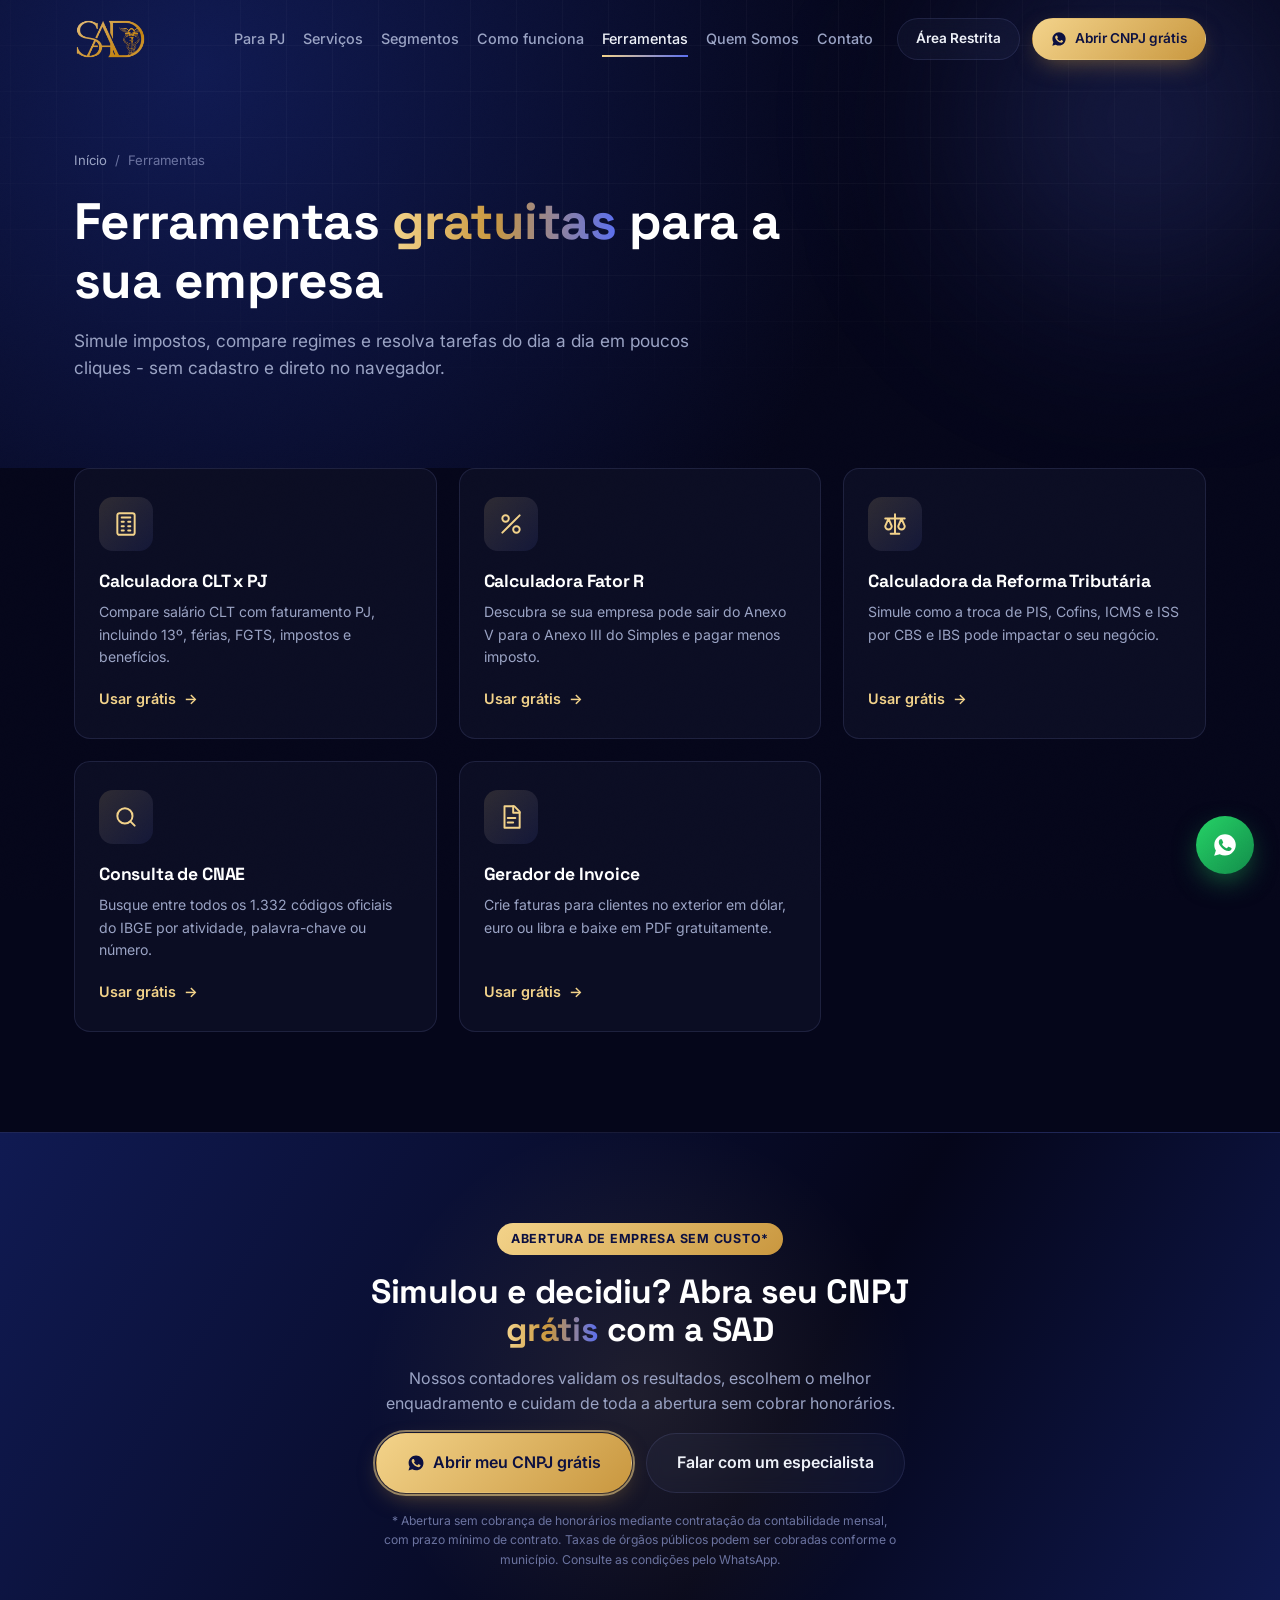
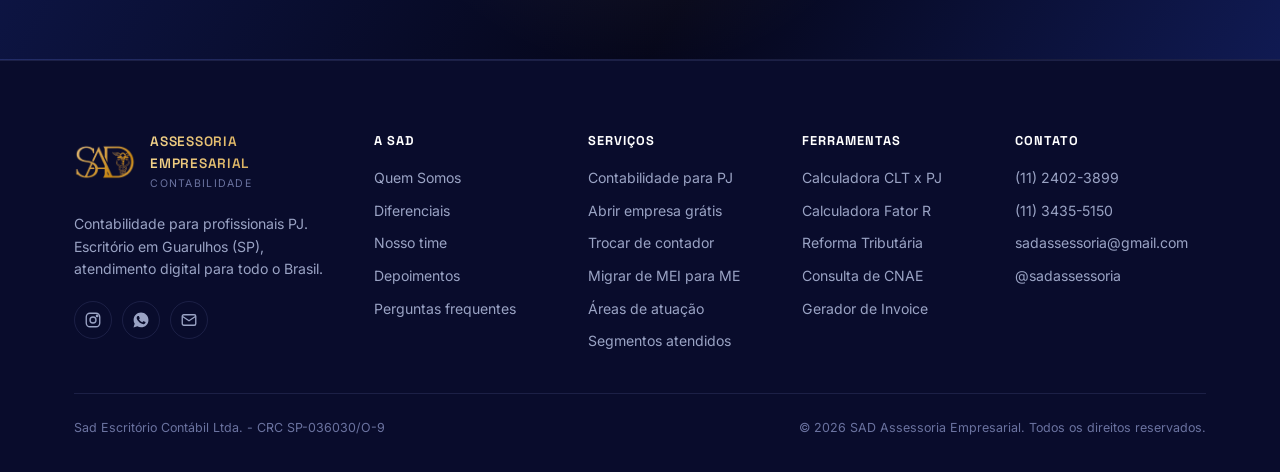
<file: ferramentas/index.html>
<!DOCTYPE html>
<html lang="pt-BR">
<head>
<meta charset="UTF-8">
<meta name="viewport" content="width=device-width, initial-scale=1.0">
<title>Ferramentas gratuitas | SAD Assessoria Empresarial</title>
<meta name="description" content="Calculadoras e ferramentas gratuitas: CLT x PJ, Fator R, Reforma Tributária, consulta de CNAE e gerador de invoice. SAD Assessoria.">
<link rel="icon" type="image/png" href="../assets/favicon.png">
<link rel="apple-touch-icon" href="../assets/favicon.png">
<link rel="preconnect" href="https://fonts.googleapis.com">
<link rel="preconnect" href="https://fonts.gstatic.com" crossorigin>
<link href="https://fonts.googleapis.com/css2?family=Space+Grotesk:wght@500;600;700&family=Inter:wght@400;500;600;700;800&display=swap" rel="stylesheet">
<link rel="stylesheet" href="../css/style.css">
<link rel="stylesheet" href="../css/tools.css">
</head>
<body>

<div class="noise-overlay" aria-hidden="true"></div>

<!-- Ícones reutilizáveis -->
<svg width="0" height="0" style="position:absolute" aria-hidden="true">
  <symbol id="i-check" viewBox="0 0 24 24"><circle cx="12" cy="12" r="10" fill="rgba(243,211,138,0.14)"/><path d="m7.5 12.5 3 3 6-6.5" fill="none" stroke="#f3d38a" stroke-width="2.2" stroke-linecap="round" stroke-linejoin="round"/></symbol>
  <symbol id="i-wa" viewBox="0 0 24 24"><path fill="currentColor" d="M12.04 2C6.58 2 2.13 6.45 2.13 11.91c0 1.87.5 3.62 1.44 5.14L2 22l5.1-1.53a9.87 9.87 0 0 0 4.94 1.32h.01c5.46 0 9.91-4.45 9.91-9.91C21.96 6.45 17.5 2 12.04 2Zm5.8 14.16c-.24.68-1.4 1.3-1.94 1.38-.5.08-1.12.11-1.8-.12-.42-.13-.96-.31-1.66-.6-2.92-1.26-4.82-4.2-4.97-4.4-.14-.19-1.2-1.59-1.2-3.03 0-1.44.75-2.15 1.02-2.44.27-.29.6-.36.8-.36.2 0 .4 0 .57.01.18.01.43-.07.67.51.24.6.83 2.06.9 2.21.07.15.12.33.02.53-.1.19-.15.31-.3.48-.15.17-.31.38-.44.51-.15.15-.3.31-.13.6.17.29.76 1.25 1.63 2.03 1.12 1 2.06 1.31 2.35 1.46.29.15.46.13.63-.08.17-.2.72-.84.91-1.13.19-.29.38-.24.63-.14.26.1 1.63.77 1.91.91.29.15.48.22.55.34.07.13.07.7-.17 1.38Z"/></symbol>
  <symbol id="i-star" viewBox="0 0 24 24"><path fill="currentColor" d="M12 2l3 6 6.5.9-4.7 4.6 1.1 6.5L12 17l-5.9 3 1.1-6.5L2.5 8.9 9 8l3-6Z"/></symbol>
</svg>

<!-- ===== HEADER ===== -->
<header class="site-header" id="header">
  <div class="container header-inner">
    <a href="../index.html" class="brand">
      <img class="brand-logo" src="../assets/logo-sad.png" alt="SAD Assessoria Empresarial">
      <span class="brand-text">
        <strong>Assessoria Empresarial</strong>
        <small>Contabilidade</small>
      </span>
    </a>

    <nav class="main-nav" id="mainNav">
      <a href="../contabilidade-para-pj.html">Para PJ</a>
      <a href="../index.html#servicos">Serviços</a>
      <a href="../index.html#segmentos">Segmentos</a>
      <a href="../index.html#como-funciona">Como funciona</a>
      <a href="index.html" class="active" aria-current="page">Ferramentas</a>
      <a href="../index.html#sobre">Quem Somos</a>
      <a href="../index.html#contato">Contato</a>
    </nav>

    <div class="header-actions">
      <a class="btn btn-ghost btn-sm" href="https://vip.acessorias.com/sadassessoriaempresarial">Área Restrita</a>
      <a class="btn btn-primary btn-sm" href="https://wa.me/551124023899?text=Ol%C3%A1%21%20Sou%20PJ%20%2F%20vou%20virar%20PJ%20e%20quero%20abrir%20meu%20CNPJ." target="_blank" rel="noopener">
        <svg width="16" height="16" viewBox="0 0 24 24" fill="currentColor" aria-hidden="true"><path d="M12.04 2C6.58 2 2.13 6.45 2.13 11.91c0 1.87.5 3.62 1.44 5.14L2 22l5.1-1.53a9.87 9.87 0 0 0 4.94 1.32h.01c5.46 0 9.91-4.45 9.91-9.91C21.96 6.45 17.5 2 12.04 2Zm5.8 14.16c-.24.68-1.4 1.3-1.94 1.38-.5.08-1.12.11-1.8-.12-.42-.13-.96-.31-1.66-.6-2.92-1.26-4.82-4.2-4.97-4.4-.14-.19-1.2-1.59-1.2-3.03 0-1.44.75-2.15 1.02-2.44.27-.29.6-.36.8-.36.2 0 .4 0 .57.01.18.01.43-.07.67.51.24.6.83 2.06.9 2.21.07.15.12.33.02.53-.1.19-.15.31-.3.48-.15.17-.31.38-.44.51-.15.15-.3.31-.13.6.17.29.76 1.25 1.63 2.03 1.12 1 2.06 1.31 2.35 1.46.29.15.46.13.63-.08.17-.2.72-.84.91-1.13.19-.29.38-.24.63-.14.26.1 1.63.77 1.91.91.29.15.48.22.55.34.07.13.07.7-.17 1.38Z"/></svg>
        <span class="btn-label">Abrir CNPJ grátis</span>
      </a>
    </div>

    <button class="nav-toggle" id="navToggle" aria-label="Abrir menu" aria-expanded="false">
      <span></span><span></span><span></span>
    </button>
  </div>
</header>

<main>
<!-- ===== TOPO DA PÁGINA ===== -->
<section class="page-hero">
  <div class="hero-grid" aria-hidden="true"></div>
  <div class="hero-glow hero-glow-a" aria-hidden="true"></div>
  <div class="container">
    <nav class="breadcrumb" aria-label="Você está em"><a href="../index.html">Início</a> <span aria-hidden="true">/</span> <span>Ferramentas</span></nav>
    <h1>Ferramentas <span class="text-gradient">gratuitas</span> para a sua empresa</h1>
    <p class="hero-lead">Simule impostos, compare regimes e resolva tarefas do dia a dia em poucos cliques - sem cadastro e direto no navegador.</p>
  </div>
</section>

<section class="tool-section">
  <div class="container">
    <div class="tools-grid">
      <a class="tool-link" href="calculadora-clt-pj.html" data-reveal data-reveal-delay="0">
        <div class="service-icon"><svg width="26" height="26" viewBox="0 0 24 24" fill="none" stroke="currentColor" stroke-width="1.8" stroke-linecap="round" stroke-linejoin="round"><rect x="4" y="2" width="16" height="20" rx="2"/><path d="M8 6h8M8 10h2M14 10h2M8 14h2M14 14h2M8 18h2M14 18h2"/></svg></div>
        <h3>Calculadora CLT x PJ</h3>
        <p>Compare salário CLT com faturamento PJ, incluindo 13º, férias, FGTS, impostos e benefícios.</p>
        <span class="link-arrow">Usar grátis <span aria-hidden="true">→</span></span>
      </a>
      <a class="tool-link" href="calculadora-fator-r.html" data-reveal data-reveal-delay="70">
        <div class="service-icon"><svg width="26" height="26" viewBox="0 0 24 24" fill="none" stroke="currentColor" stroke-width="1.8" stroke-linecap="round" stroke-linejoin="round"><path d="M4 20 20 4"/><circle cx="7" cy="7" r="3"/><circle cx="17" cy="17" r="3"/></svg></div>
        <h3>Calculadora Fator R</h3>
        <p>Descubra se sua empresa pode sair do Anexo V para o Anexo III do Simples e pagar menos imposto.</p>
        <span class="link-arrow">Usar grátis <span aria-hidden="true">→</span></span>
      </a>
      <a class="tool-link" href="calculadora-reforma-tributaria.html" data-reveal data-reveal-delay="140">
        <div class="service-icon"><svg width="26" height="26" viewBox="0 0 24 24" fill="none" stroke="currentColor" stroke-width="1.8" stroke-linecap="round" stroke-linejoin="round"><path d="M12 3v18M3 7h18M6 7l-3 7a3 3 0 0 0 6 0L6 7ZM18 7l-3 7a3 3 0 0 0 6 0l-3-7ZM8 21h8"/></svg></div>
        <h3>Calculadora da Reforma Tributária</h3>
        <p>Simule como a troca de PIS, Cofins, ICMS e ISS por CBS e IBS pode impactar o seu negócio.</p>
        <span class="link-arrow">Usar grátis <span aria-hidden="true">→</span></span>
      </a>
      <a class="tool-link" href="consulta-cnae.html" data-reveal data-reveal-delay="210">
        <div class="service-icon"><svg width="26" height="26" viewBox="0 0 24 24" fill="none" stroke="currentColor" stroke-width="1.8" stroke-linecap="round" stroke-linejoin="round"><circle cx="11" cy="11" r="7"/><path d="m20 20-3.5-3.5"/></svg></div>
        <h3>Consulta de CNAE</h3>
        <p>Busque entre todos os 1.332 códigos oficiais do IBGE por atividade, palavra-chave ou número.</p>
        <span class="link-arrow">Usar grátis <span aria-hidden="true">→</span></span>
      </a>
      <a class="tool-link" href="gerador-de-invoice.html" data-reveal data-reveal-delay="280">
        <div class="service-icon"><svg width="26" height="26" viewBox="0 0 24 24" fill="none" stroke="currentColor" stroke-width="1.8" stroke-linecap="round" stroke-linejoin="round"><path d="M6 2h9l5 5v15H6z"/><path d="M14 2v6h6M9 13h7M9 17h5"/></svg></div>
        <h3>Gerador de Invoice</h3>
        <p>Crie faturas para clientes no exterior em dólar, euro ou libra e baixe em PDF gratuitamente.</p>
        <span class="link-arrow">Usar grátis <span aria-hidden="true">→</span></span>
      </a>
    </div>
  </div>
</section>

<section class="cta-banner">
  <div class="container cta-inner" data-reveal>
    <span class="cta-badge">Abertura de empresa sem custo*</span>
    <h2>Simulou e decidiu? Abra seu CNPJ <span class="text-gradient">grátis</span> com a SAD</h2>
    <p>Nossos contadores validam os resultados, escolhem o melhor enquadramento e cuidam de toda a abertura sem cobrar honorários.</p>
    <div class="cta-actions">
      <a href="https://wa.me/551124023899?text=Ol%C3%A1%21%20Sou%20PJ%20%2F%20vou%20virar%20PJ%20e%20quero%20abrir%20meu%20CNPJ." target="_blank" rel="noopener" class="btn btn-primary btn-lg btn-glow"><svg width="18" height="18"><use href="#i-wa"/></svg> Abrir meu CNPJ grátis</a>
      <a href="https://wa.me/551124023899" target="_blank" rel="noopener" class="btn btn-ghost btn-lg">Falar com um especialista</a>
    </div>
    <p class="cta-note center">* Abertura sem cobrança de honorários mediante contratação da contabilidade mensal, com prazo mínimo de contrato. Taxas de órgãos públicos podem ser cobradas conforme o município. Consulte as condições pelo WhatsApp.</p>
  </div>
</section>
</main>

<!-- ===== FOOTER ===== -->
<footer class="site-footer">
  <div class="container">
    <div class="footer-top">
      <div class="footer-brand-col">
        <div class="footer-brand">
          <img class="brand-logo footer-logo" src="../assets/logo-sad.png" alt="SAD Assessoria Empresarial">
          <div>
            <strong>Assessoria Empresarial</strong>
            <p>Contabilidade</p>
          </div>
        </div>
        <p class="footer-about">Contabilidade para profissionais PJ. Escritório em Guarulhos (SP), atendimento digital para todo o Brasil.</p>
        <div class="footer-social">
          <a href="https://instagram.com/sadassessoria" target="_blank" rel="noopener" aria-label="Instagram da SAD"><svg width="18" height="18" viewBox="0 0 24 24" fill="none" stroke="currentColor" stroke-width="1.8"><rect x="3" y="3" width="18" height="18" rx="5"/><circle cx="12" cy="12" r="4"/><circle cx="17.5" cy="6.5" r="1"/></svg></a>
          <a href="https://wa.me/551124023899" target="_blank" rel="noopener" aria-label="WhatsApp da SAD"><svg width="18" height="18"><use href="#i-wa"/></svg></a>
          <a href="mailto:sadassessoria@gmail.com" aria-label="E-mail da SAD"><svg width="18" height="18" viewBox="0 0 24 24" fill="none" stroke="currentColor" stroke-width="1.8"><rect x="3" y="5" width="18" height="14" rx="2"/><path d="m3 7 9 6 9-6"/></svg></a>
        </div>
      </div>

      <nav class="footer-col" aria-label="Institucional">
        <h4>A SAD</h4>
        <a href="../index.html#sobre">Quem Somos</a>
        <a href="../index.html#diferenciais">Diferenciais</a>
        <a href="../index.html#equipe">Nosso time</a>
        <a href="../index.html#depoimentos">Depoimentos</a>
        <a href="../index.html#duvidas">Perguntas frequentes</a>
      </nav>

      <nav class="footer-col" aria-label="Serviços">
        <h4>Serviços</h4>
        <a href="../contabilidade-para-pj.html">Contabilidade para PJ</a>
        <a href="../index.html#como-funciona" data-open-tab="abrir">Abrir empresa grátis</a>
        <a href="../index.html#como-funciona" data-open-tab="trocar">Trocar de contador</a>
        <a href="../index.html#como-funciona" data-open-tab="mei">Migrar de MEI para ME</a>
        <a href="../index.html#servicos">Áreas de atuação</a>
        <a href="../index.html#segmentos">Segmentos atendidos</a>
      </nav>

      <nav class="footer-col" aria-label="Ferramentas">
        <h4>Ferramentas</h4>
        <a href="calculadora-clt-pj.html">Calculadora CLT x PJ</a>
        <a href="calculadora-fator-r.html">Calculadora Fator R</a>
        <a href="calculadora-reforma-tributaria.html">Reforma Tributária</a>
        <a href="consulta-cnae.html">Consulta de CNAE</a>
        <a href="gerador-de-invoice.html">Gerador de Invoice</a>
      </nav>


      <div class="footer-col">
        <h4>Contato</h4>
        <a href="https://wa.me/551124023899" target="_blank" rel="noopener">(11) 2402-3899</a>
        <a href="tel:+551134355150">(11) 3435-5150</a>
        <a href="mailto:sadassessoria@gmail.com">sadassessoria@gmail.com</a>
        <a href="https://instagram.com/sadassessoria" target="_blank" rel="noopener">@sadassessoria</a>
      </div>
    </div>

    <div class="footer-bottom">
      <p>Sad Escritório Contábil Ltda. - CRC SP-036030/O-9</p>
      <p class="footer-copy">&copy; <span id="year"></span> SAD Assessoria Empresarial. Todos os direitos reservados.</p>
    </div>
  </div>
</footer>

<a class="whatsapp-fab" href="https://wa.me/551124023899" target="_blank" rel="noopener" aria-label="Falar no WhatsApp">
  <svg width="26" height="26" viewBox="0 0 24 24" fill="currentColor"><path d="M12.04 2C6.58 2 2.13 6.45 2.13 11.91c0 1.87.5 3.62 1.44 5.14L2 22l5.1-1.53a9.87 9.87 0 0 0 4.94 1.32h.01c5.46 0 9.91-4.45 9.91-9.91C21.96 6.45 17.5 2 12.04 2Zm5.8 14.16c-.24.68-1.4 1.3-1.94 1.38-.5.08-1.12.11-1.8-.12-.42-.13-.96-.31-1.66-.6-2.92-1.26-4.82-4.2-4.97-4.4-.14-.19-1.2-1.59-1.2-3.03 0-1.44.75-2.15 1.02-2.44.27-.29.6-.36.8-.36.2 0 .4 0 .57.01.18.01.43-.07.67.51.24.6.83 2.06.9 2.21.07.15.12.33.02.53-.1.19-.15.31-.3.48-.15.17-.31.38-.44.51-.15.15-.3.31-.13.6.17.29.76 1.25 1.63 2.03 1.12 1 2.06 1.31 2.35 1.46.29.15.46.13.63-.08.17-.2.72-.84.91-1.13.19-.29.38-.24.63-.14.26.1 1.63.77 1.91.91.29.15.48.22.55.34.07.13.07.7-.17 1.38Z"/></svg>
</a>

<script src="../js/main.js"></script>

</body>
</html>
</file>
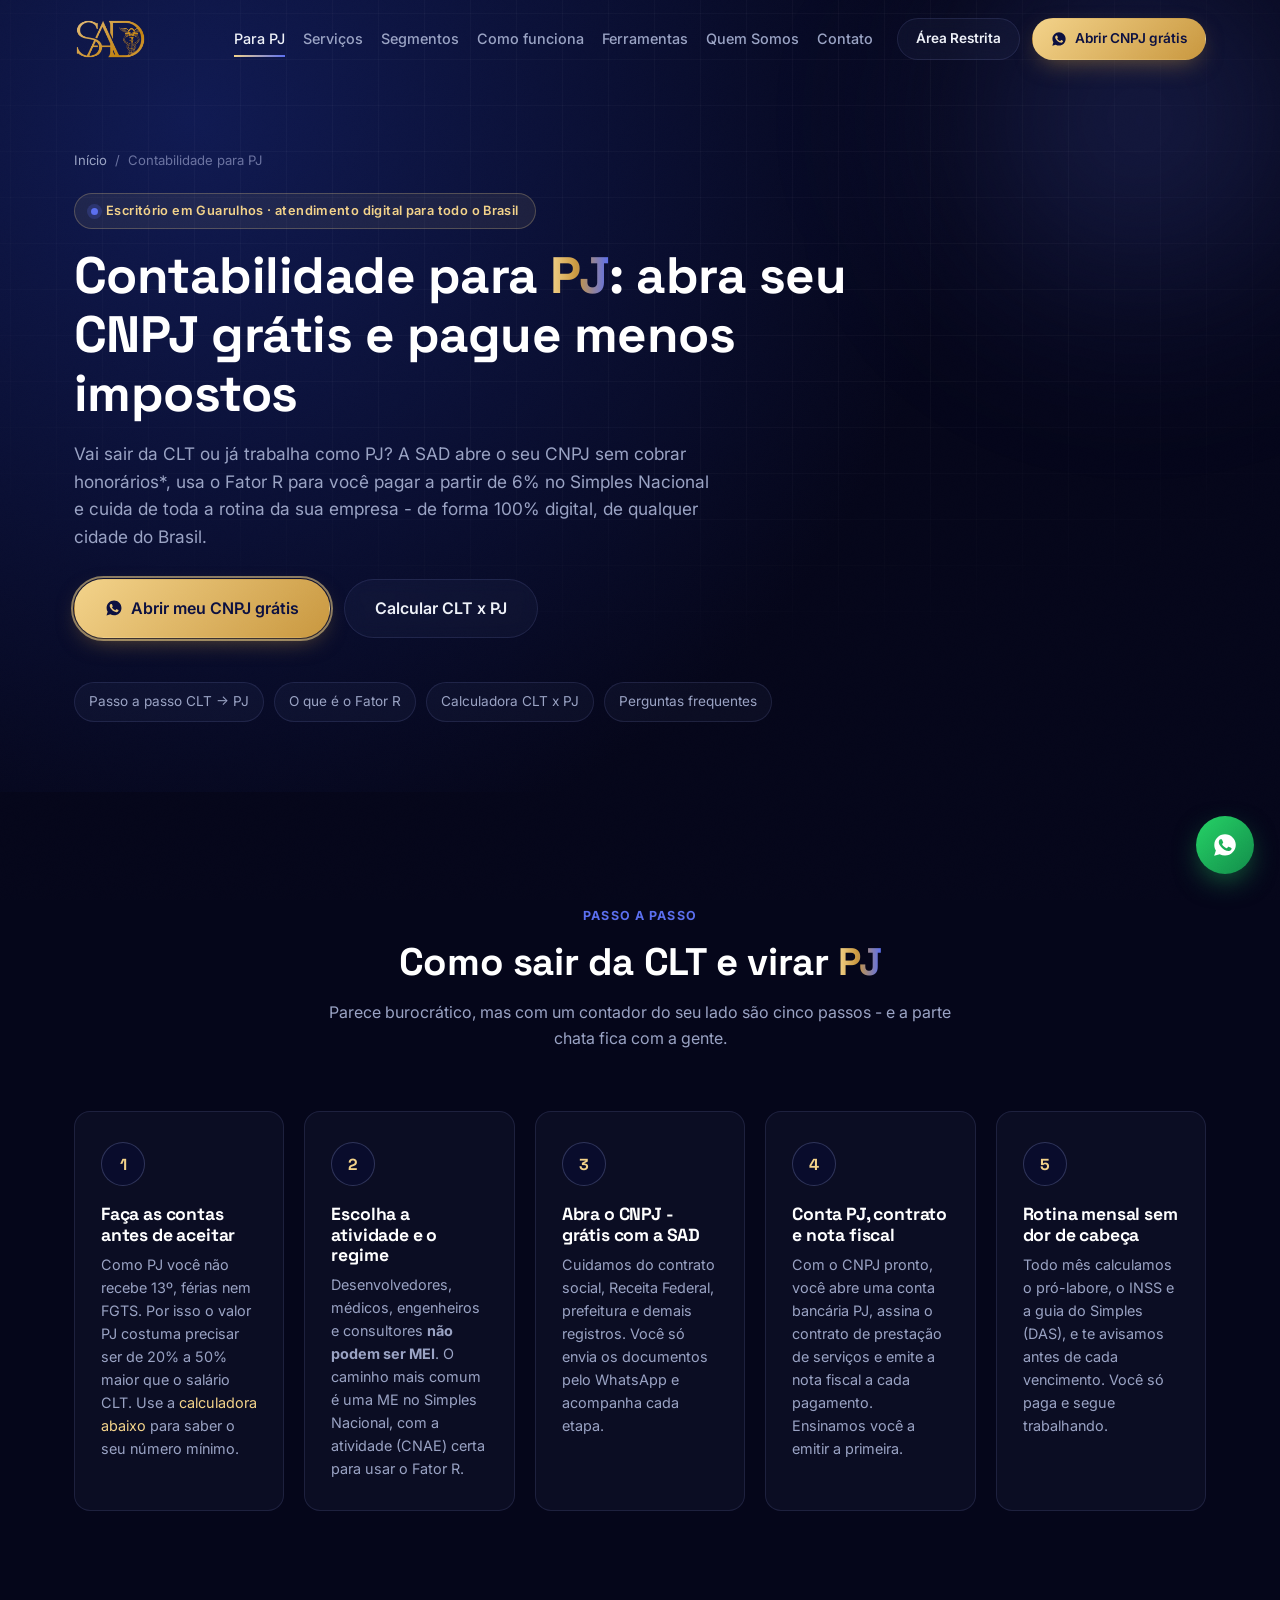
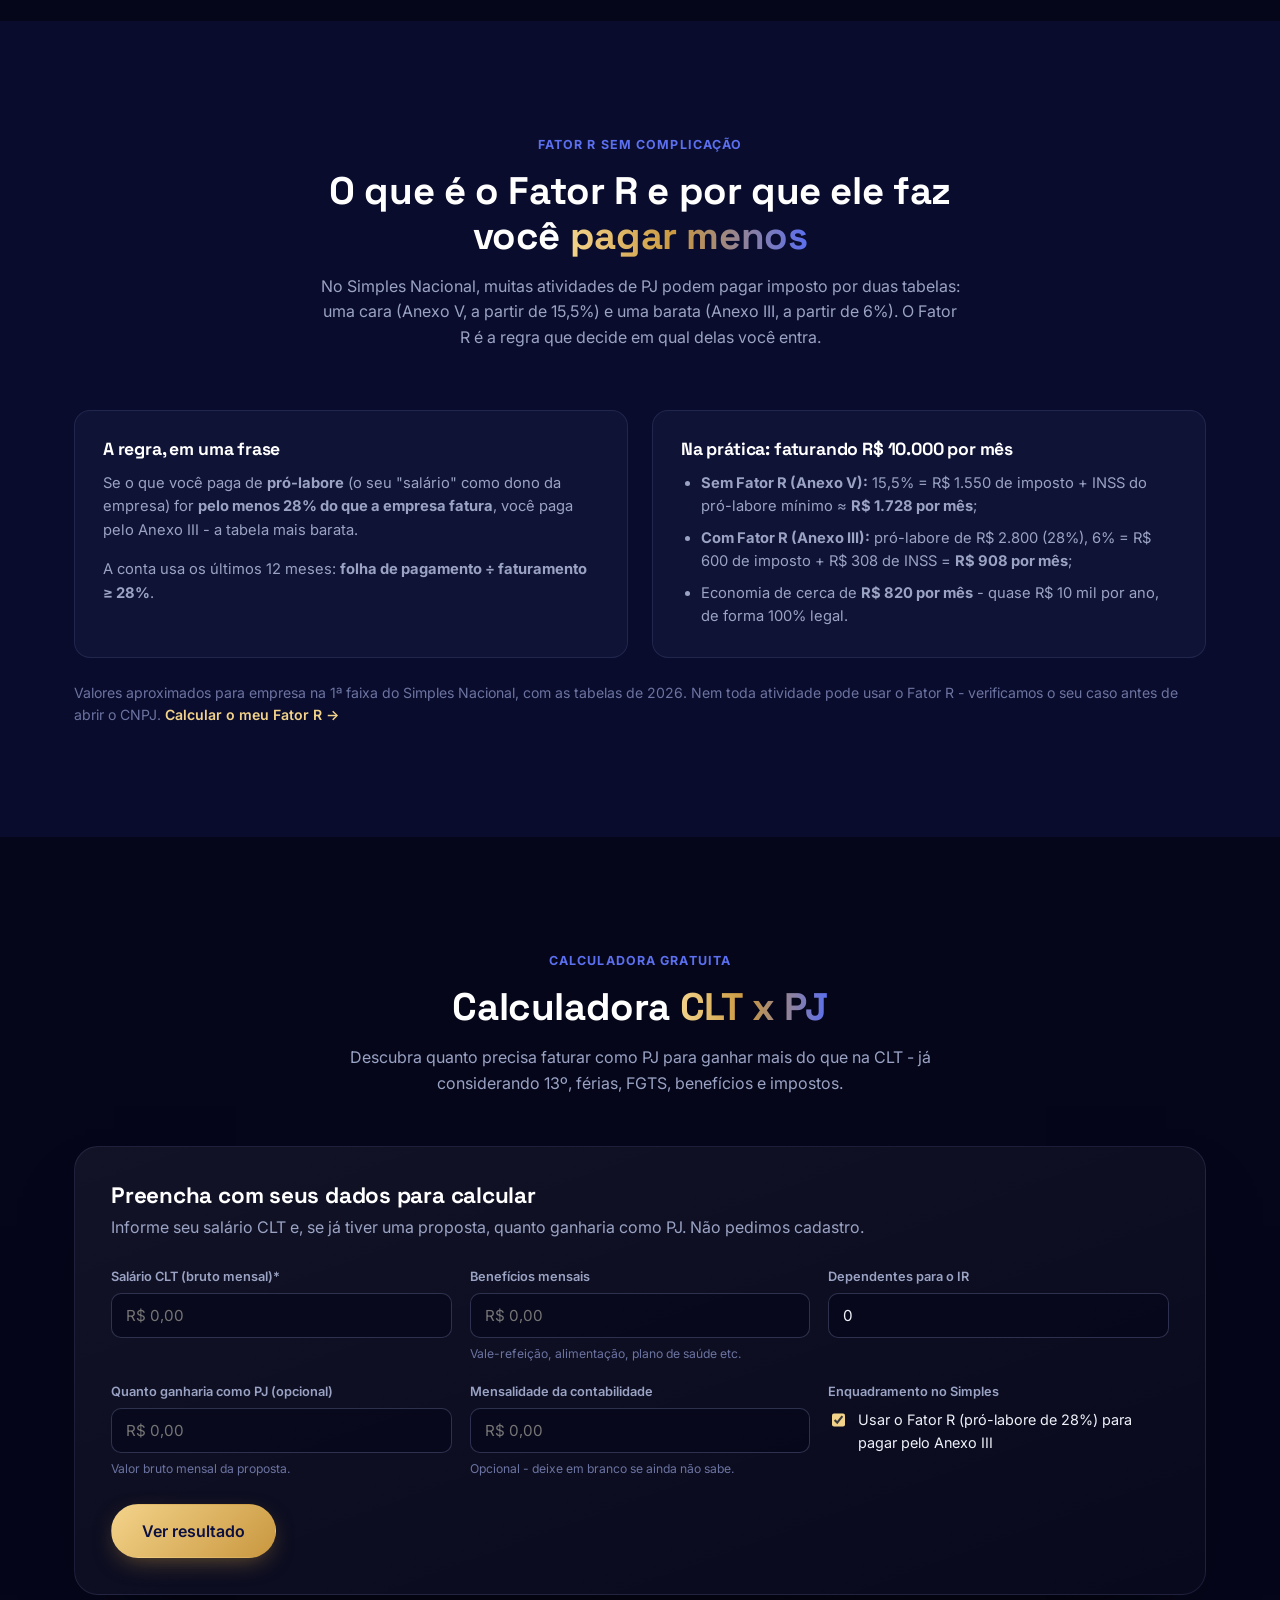
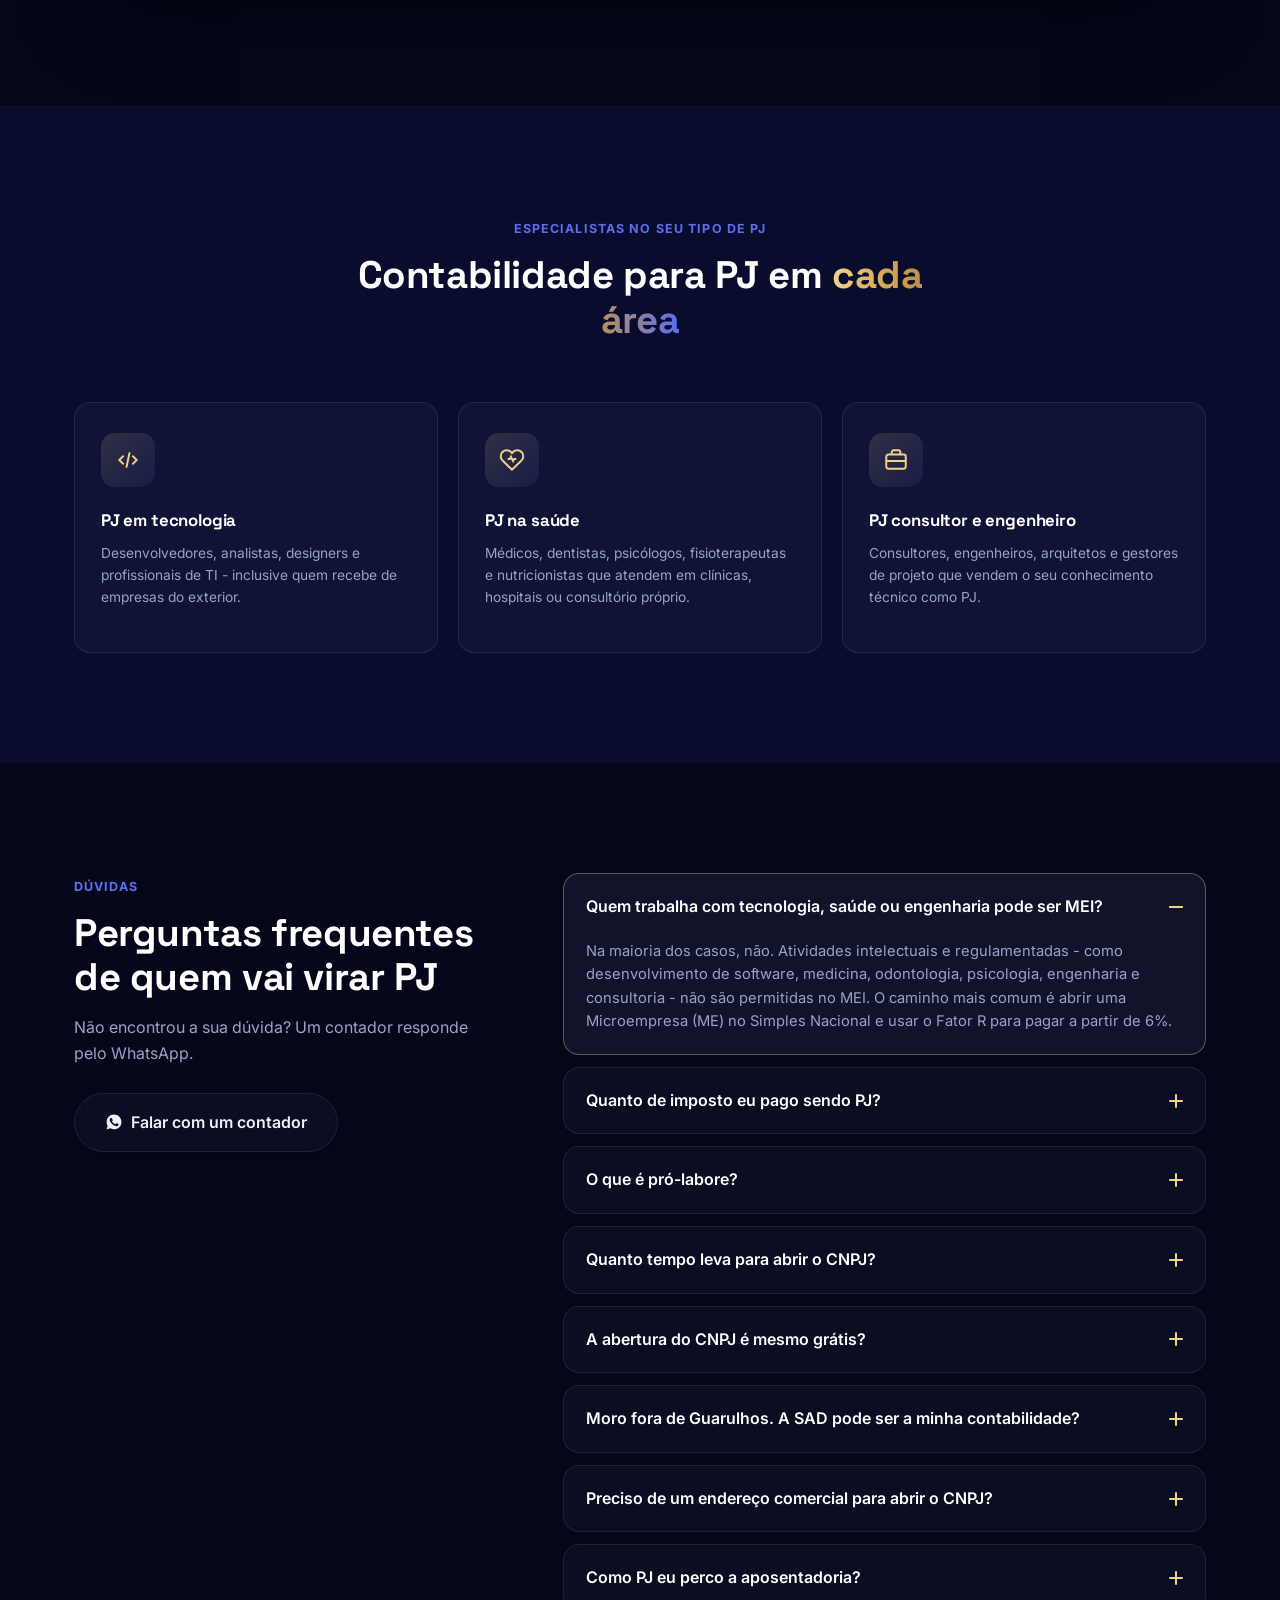
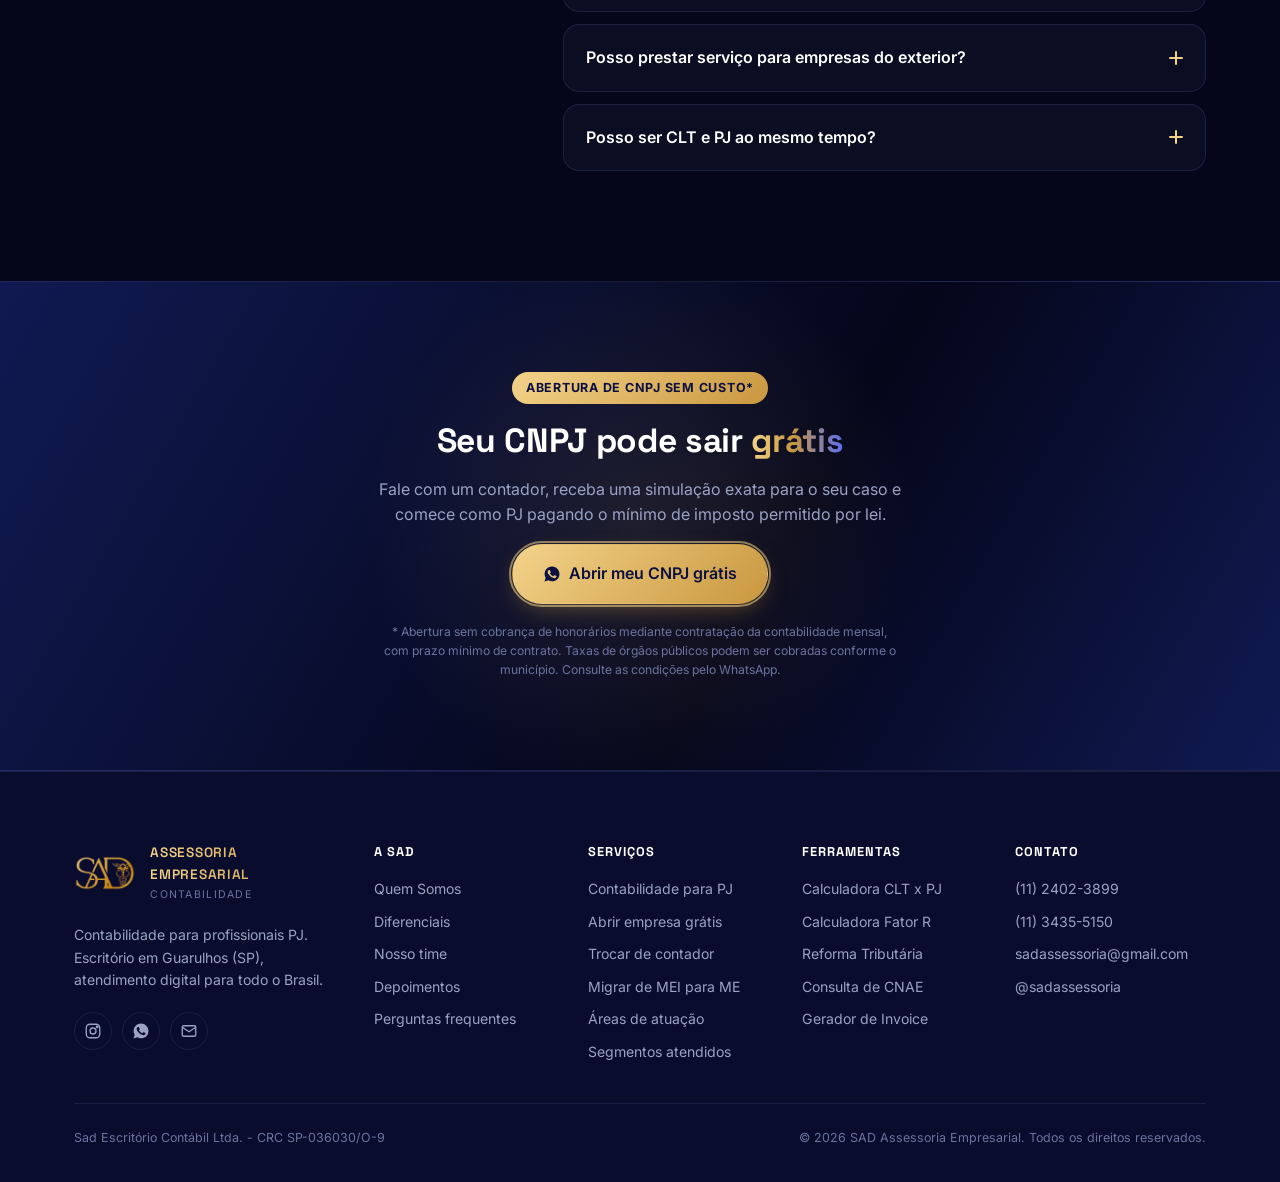
<file: contabilidade-para-pj.html>
<!DOCTYPE html>
<html lang="pt-BR">
<head>
<meta charset="UTF-8">
<meta name="viewport" content="width=device-width, initial-scale=1.0">
<title>Contabilidade para PJ: abra seu CNPJ grátis | SAD Assessoria</title>
<meta name="description" content="Contabilidade para PJ: passo a passo de CLT para PJ, Fator R explicado de forma simples, calculadora CLT x PJ e abertura de CNPJ grátis. Escritório em Guarulhos, atendimento para todo o Brasil.">
<meta property="og:title" content="Contabilidade para PJ: abra seu CNPJ grátis | SAD Assessoria">
<meta property="og:description" content="Passo a passo de CLT para PJ, Fator R e calculadora CLT x PJ. Atendimento digital para todo o Brasil.">
<meta property="og:type" content="website">
<meta property="og:locale" content="pt_BR">
<link rel="icon" type="image/png" href="assets/favicon.png">
<link rel="apple-touch-icon" href="assets/favicon.png">
<link rel="preconnect" href="https://fonts.googleapis.com">
<link rel="preconnect" href="https://fonts.gstatic.com" crossorigin>
<link href="https://fonts.googleapis.com/css2?family=Space+Grotesk:wght@500;600;700&family=Inter:wght@400;500;600;700;800&display=swap" rel="stylesheet">
<link rel="stylesheet" href="css/style.css">
<link rel="stylesheet" href="css/tools.css">
<script type="application/ld+json">
{
 "@context": "https://schema.org",
 "@graph": [
  {
   "@type": "AccountingService",
   "name": "SAD Assessoria Empresarial",
   "description": "Contabilidade para profissionais PJ. Abertura de CNPJ grátis e redução legal de impostos. Escritório em Guarulhos, atendimento digital para todo o Brasil.",
   "telephone": "+55-11-2402-3899",
   "email": "sadassessoria@gmail.com",
   "address": {
    "@type": "PostalAddress",
    "addressLocality": "Guarulhos",
    "addressRegion": "SP",
    "addressCountry": "BR"
   },
   "areaServed": {
    "@type": "Country",
    "name": "Brasil"
   }
  },
  {
   "@type": "FAQPage",
   "mainEntity": [
    {
     "@type": "Question",
     "name": "Quem trabalha com tecnologia, saúde ou engenharia pode ser MEI?",
     "acceptedAnswer": {
      "@type": "Answer",
      "text": "Na maioria dos casos, não. Atividades intelectuais e regulamentadas - como desenvolvimento de software, medicina, odontologia, psicologia, engenharia e consultoria - não são permitidas no MEI. O caminho mais comum é abrir uma Microempresa (ME) no Simples Nacional e usar o Fator R para pagar a partir de 6%."
     }
    },
    {
     "@type": "Question",
     "name": "Quanto de imposto eu pago sendo PJ?",
     "acceptedAnswer": {
      "@type": "Answer",
      "text": "No Simples Nacional, quem usa o Fator R paga a partir de 6% do faturamento (Anexo III). Sem o Fator R, a alíquota começa em 15,5% (Anexo V). Além disso, há o INSS de 11% sobre o pró-labore e, dependendo do valor, Imposto de Renda. Fazemos a conta exata para o seu caso antes de abrir o CNPJ."
     }
    },
    {
     "@type": "Question",
     "name": "O que é pró-labore?",
     "acceptedAnswer": {
      "@type": "Answer",
      "text": "É a remuneração que você, como dono da empresa, recebe pelo seu trabalho - como se fosse o seu salário. Sobre ele há o INSS de 11%, que conta para a sua aposentadoria. No Fator R, o pró-labore é definido em pelo menos 28% do faturamento para a empresa pagar pela tabela mais barata."
     }
    },
    {
     "@type": "Question",
     "name": "Quanto tempo leva para abrir o CNPJ?",
     "acceptedAnswer": {
      "@type": "Answer",
      "text": "Depende principalmente da prefeitura do município onde a empresa será registrada. Em geral, o processo leva de alguns dias a poucas semanas. Mantemos você atualizado em cada etapa pelo WhatsApp."
     }
    },
    {
     "@type": "Question",
     "name": "A abertura do CNPJ é mesmo grátis?",
     "acceptedAnswer": {
      "@type": "Answer",
      "text": "Sim. A SAD não cobra honorários para abrir a sua empresa: você começa pagando apenas a mensalidade da contabilidade, com um prazo mínimo de contrato. Taxas dos órgãos públicos, quando existirem no seu município, são informadas antes de começar."
     }
    },
    {
     "@type": "Question",
     "name": "Moro fora de Guarulhos. A SAD pode ser a minha contabilidade?",
     "acceptedAnswer": {
      "@type": "Answer",
      "text": "Sim. O nosso escritório fica em Guarulhos (SP), mas o atendimento é 100% digital: documentos, guias e dúvidas são resolvidos pelo WhatsApp, e-mail ou videochamada, de qualquer cidade do Brasil."
     }
    },
    {
     "@type": "Question",
     "name": "Preciso de um endereço comercial para abrir o CNPJ?",
     "acceptedAnswer": {
      "@type": "Answer",
      "text": "Nem sempre. Muitas prefeituras permitem registrar a empresa no endereço da sua casa quando não há atendimento ao público no local. Verificamos as regras do seu município e indicamos a melhor opção."
     }
    },
    {
     "@type": "Question",
     "name": "Como PJ eu perco a aposentadoria?",
     "acceptedAnswer": {
      "@type": "Answer",
      "text": "Não. Você contribui para o INSS por meio do pró-labore e continua contando tempo e valor para a aposentadoria. O que deixa de existir são os direitos da CLT, como 13º, férias e FGTS - por isso o valor PJ precisa compensar essas perdas."
     }
    },
    {
     "@type": "Question",
     "name": "Posso prestar serviço para empresas do exterior?",
     "acceptedAnswer": {
      "@type": "Answer",
      "text": "Sim. Muitos PJs de tecnologia recebem em dólar ou euro. A exportação de serviços tem tratamento tributário diferenciado, e o nosso gerador de invoice ajuda a emitir as faturas. Orientamos sobre o recebimento e o câmbio."
     }
    },
    {
     "@type": "Question",
     "name": "Posso ser CLT e PJ ao mesmo tempo?",
     "acceptedAnswer": {
      "@type": "Answer",
      "text": "Sim, desde que o contrato CLT não tenha cláusula de exclusividade e as atividades não conflitem. Nesse caso, planejamos o pró-labore e os impostos para você não pagar a mais."
     }
    }
   ]
  }
 ]
}
</script>
</head>
<body>

<div class="noise-overlay" aria-hidden="true"></div>

<!-- Ícones reutilizáveis -->
<svg width="0" height="0" style="position:absolute" aria-hidden="true">
  <symbol id="i-check" viewBox="0 0 24 24"><circle cx="12" cy="12" r="10" fill="rgba(243,211,138,0.14)"/><path d="m7.5 12.5 3 3 6-6.5" fill="none" stroke="#f3d38a" stroke-width="2.2" stroke-linecap="round" stroke-linejoin="round"/></symbol>
  <symbol id="i-wa" viewBox="0 0 24 24"><path fill="currentColor" d="M12.04 2C6.58 2 2.13 6.45 2.13 11.91c0 1.87.5 3.62 1.44 5.14L2 22l5.1-1.53a9.87 9.87 0 0 0 4.94 1.32h.01c5.46 0 9.91-4.45 9.91-9.91C21.96 6.45 17.5 2 12.04 2Zm5.8 14.16c-.24.68-1.4 1.3-1.94 1.38-.5.08-1.12.11-1.8-.12-.42-.13-.96-.31-1.66-.6-2.92-1.26-4.82-4.2-4.97-4.4-.14-.19-1.2-1.59-1.2-3.03 0-1.44.75-2.15 1.02-2.44.27-.29.6-.36.8-.36.2 0 .4 0 .57.01.18.01.43-.07.67.51.24.6.83 2.06.9 2.21.07.15.12.33.02.53-.1.19-.15.31-.3.48-.15.17-.31.38-.44.51-.15.15-.3.31-.13.6.17.29.76 1.25 1.63 2.03 1.12 1 2.06 1.31 2.35 1.46.29.15.46.13.63-.08.17-.2.72-.84.91-1.13.19-.29.38-.24.63-.14.26.1 1.63.77 1.91.91.29.15.48.22.55.34.07.13.07.7-.17 1.38Z"/></symbol>
  <symbol id="i-star" viewBox="0 0 24 24"><path fill="currentColor" d="M12 2l3 6 6.5.9-4.7 4.6 1.1 6.5L12 17l-5.9 3 1.1-6.5L2.5 8.9 9 8l3-6Z"/></symbol>
</svg>

<!-- ===== HEADER ===== -->
<header class="site-header" id="header">
  <div class="container header-inner">
    <a href="index.html" class="brand">
      <img class="brand-logo" src="assets/logo-sad.png" alt="SAD Assessoria Empresarial">
      <span class="brand-text">
        <strong>Assessoria Empresarial</strong>
        <small>Contabilidade</small>
      </span>
    </a>

    <nav class="main-nav" id="mainNav">
      <a href="contabilidade-para-pj.html" class="active" aria-current="page">Para PJ</a>
      <a href="index.html#servicos">Serviços</a>
      <a href="index.html#segmentos">Segmentos</a>
      <a href="index.html#como-funciona">Como funciona</a>
      <a href="ferramentas/index.html">Ferramentas</a>
      <a href="index.html#sobre">Quem Somos</a>
      <a href="index.html#contato">Contato</a>
    </nav>

    <div class="header-actions">
      <a class="btn btn-ghost btn-sm" href="https://vip.acessorias.com/sadassessoriaempresarial">Área Restrita</a>
      <a class="btn btn-primary btn-sm" href="https://wa.me/551124023899?text=Ol%C3%A1%21%20Sou%20PJ%20%2F%20vou%20virar%20PJ%20e%20quero%20abrir%20meu%20CNPJ." target="_blank" rel="noopener">
        <svg width="16" height="16" viewBox="0 0 24 24" fill="currentColor" aria-hidden="true"><path d="M12.04 2C6.58 2 2.13 6.45 2.13 11.91c0 1.87.5 3.62 1.44 5.14L2 22l5.1-1.53a9.87 9.87 0 0 0 4.94 1.32h.01c5.46 0 9.91-4.45 9.91-9.91C21.96 6.45 17.5 2 12.04 2Zm5.8 14.16c-.24.68-1.4 1.3-1.94 1.38-.5.08-1.12.11-1.8-.12-.42-.13-.96-.31-1.66-.6-2.92-1.26-4.82-4.2-4.97-4.4-.14-.19-1.2-1.59-1.2-3.03 0-1.44.75-2.15 1.02-2.44.27-.29.6-.36.8-.36.2 0 .4 0 .57.01.18.01.43-.07.67.51.24.6.83 2.06.9 2.21.07.15.12.33.02.53-.1.19-.15.31-.3.48-.15.17-.31.38-.44.51-.15.15-.3.31-.13.6.17.29.76 1.25 1.63 2.03 1.12 1 2.06 1.31 2.35 1.46.29.15.46.13.63-.08.17-.2.72-.84.91-1.13.19-.29.38-.24.63-.14.26.1 1.63.77 1.91.91.29.15.48.22.55.34.07.13.07.7-.17 1.38Z"/></svg>
        <span class="btn-label">Abrir CNPJ grátis</span>
      </a>
    </div>

    <button class="nav-toggle" id="navToggle" aria-label="Abrir menu" aria-expanded="false">
      <span></span><span></span><span></span>
    </button>
  </div>
</header>

<main>
<!-- ===== TOPO DA PÁGINA ===== -->
<section class="page-hero">
  <div class="hero-grid" aria-hidden="true"></div>
  <div class="hero-glow hero-glow-a" aria-hidden="true"></div>
  <div class="container">
    <nav class="breadcrumb" aria-label="Você está em"><a href="index.html">Início</a> <span aria-hidden="true">/</span> <span>Contabilidade para PJ</span></nav>
    <span class="eyebrow"><span class="dot"></span> Escritório em Guarulhos · atendimento digital para todo o Brasil</span>
    <h1>Contabilidade para <span class="text-gradient">PJ</span>: abra seu CNPJ grátis e pague menos impostos</h1>
    <p class="hero-lead">Vai sair da CLT ou já trabalha como PJ? A SAD abre o seu CNPJ sem cobrar honorários*, usa o Fator R para você pagar a partir de 6% no Simples Nacional e cuida de toda a rotina da sua empresa - de forma 100% digital, de qualquer cidade do Brasil.</p>
    <div class="hero-actions">
      <a href="https://wa.me/551124023899?text=Ol%C3%A1%21%20Sou%20PJ%20%2F%20vou%20virar%20PJ%20e%20quero%20abrir%20meu%20CNPJ." target="_blank" rel="noopener" class="btn btn-primary btn-lg btn-glow"><svg width="18" height="18"><use href="#i-wa"/></svg> Abrir meu CNPJ grátis</a>
      <a href="#calculadora" class="btn btn-ghost btn-lg">Calcular CLT x PJ</a>
    </div>
    <ul class="pj-jump">
      <li><a href="#passo-a-passo">Passo a passo CLT → PJ</a></li>
      <li><a href="#fator-r">O que é o Fator R</a></li>
      <li><a href="#calculadora">Calculadora CLT x PJ</a></li>
      <li><a href="#duvidas">Perguntas frequentes</a></li>
    </ul>
  </div>
</section>

<!-- ===== PASSO A PASSO ===== -->
<section class="section" id="passo-a-passo">
  <div class="container">
    <div class="section-head" data-reveal>
      <span class="section-tag">Passo a passo</span>
      <h2>Como sair da CLT e virar <span class="text-gradient">PJ</span></h2>
      <p>Parece burocrático, mas com um contador do seu lado são cinco passos - e a parte chata fica com a gente.</p>
    </div>
    <ol class="pj-steps">
      <li class="step-card" data-reveal>
        <span class="process-num">1</span>
        <h3>Faça as contas antes de aceitar</h3>
        <p>Como PJ você não recebe 13º, férias nem FGTS. Por isso o valor PJ costuma precisar ser de 20% a 50% maior que o salário CLT. Use a <a href="#calculadora">calculadora abaixo</a> para saber o seu número mínimo.</p>
      </li>
      <li class="step-card" data-reveal data-reveal-delay="60">
        <span class="process-num">2</span>
        <h3>Escolha a atividade e o regime</h3>
        <p>Desenvolvedores, médicos, engenheiros e consultores <strong>não podem ser MEI</strong>. O caminho mais comum é uma ME no Simples Nacional, com a atividade (CNAE) certa para usar o Fator R.</p>
      </li>
      <li class="step-card" data-reveal data-reveal-delay="120">
        <span class="process-num">3</span>
        <h3>Abra o CNPJ - grátis com a SAD</h3>
        <p>Cuidamos do contrato social, Receita Federal, prefeitura e demais registros. Você só envia os documentos pelo WhatsApp e acompanha cada etapa.</p>
      </li>
      <li class="step-card" data-reveal data-reveal-delay="180">
        <span class="process-num">4</span>
        <h3>Conta PJ, contrato e nota fiscal</h3>
        <p>Com o CNPJ pronto, você abre uma conta bancária PJ, assina o contrato de prestação de serviços e emite a nota fiscal a cada pagamento. Ensinamos você a emitir a primeira.</p>
      </li>
      <li class="step-card" data-reveal data-reveal-delay="240">
        <span class="process-num">5</span>
        <h3>Rotina mensal sem dor de cabeça</h3>
        <p>Todo mês calculamos o pró-labore, o INSS e a guia do Simples (DAS), e te avisamos antes de cada vencimento. Você só paga e segue trabalhando.</p>
      </li>
    </ol>
  </div>
</section>

<!-- ===== FATOR R ===== -->
<section class="section section-alt" id="fator-r">
  <div class="container">
    <div class="section-head" data-reveal>
      <span class="section-tag">Fator R sem complicação</span>
      <h2>O que é o Fator R e por que ele faz você <span class="text-gradient">pagar menos</span></h2>
      <p>No Simples Nacional, muitas atividades de PJ podem pagar imposto por duas tabelas: uma cara (Anexo V, a partir de 15,5%) e uma barata (Anexo III, a partir de 6%). O Fator R é a regra que decide em qual delas você entra.</p>
    </div>

    <div class="info-grid">
      <div class="info-card" data-reveal>
        <h3>A regra, em uma frase</h3>
        <p>Se o que você paga de <strong>pró-labore</strong> (o seu "salário" como dono da empresa) for <strong>pelo menos 28% do que a empresa fatura</strong>, você paga pelo Anexo III - a tabela mais barata.</p>
        <p>A conta usa os últimos 12 meses: <strong>folha de pagamento ÷ faturamento ≥ 28%</strong>.</p>
      </div>
      <div class="info-card" data-reveal data-reveal-delay="80">
        <h3>Na prática: faturando R$ 10.000 por mês</h3>
        <ul>
          <li><strong>Sem Fator R (Anexo V):</strong> 15,5% = R$ 1.550 de imposto + INSS do pró-labore mínimo ≈ <strong>R$ 1.728 por mês</strong>;</li>
          <li><strong>Com Fator R (Anexo III):</strong> pró-labore de R$ 2.800 (28%), 6% = R$ 600 de imposto + R$ 308 de INSS = <strong>R$ 908 por mês</strong>;</li>
          <li>Economia de cerca de <strong>R$ 820 por mês</strong> - quase R$ 10 mil por ano, de forma 100% legal.</li>
        </ul>
      </div>
    </div>
    <p class="pj-note" data-reveal>Valores aproximados para empresa na 1ª faixa do Simples Nacional, com as tabelas de 2026. Nem toda atividade pode usar o Fator R - verificamos o seu caso antes de abrir o CNPJ. <a class="link-arrow" href="ferramentas/calculadora-fator-r.html">Calcular o meu Fator R →</a></p>
  </div>
</section>

<!-- ===== CALCULADORA ===== -->
<section class="section" id="calculadora">
  <div class="container">
    <div class="section-head" data-reveal>
      <span class="section-tag">Calculadora gratuita</span>
      <h2>Calculadora <span class="text-gradient">CLT x PJ</span></h2>
      <p>Descubra quanto precisa faturar como PJ para ganhar mais do que na CLT - já considerando 13º, férias, FGTS, benefícios e impostos.</p>
    </div>
    <form class="tool-card" id="cltForm" novalidate>
      <h3 class="tool-title">Preencha com seus dados para calcular</h3>
      <p>Informe seu salário CLT e, se já tiver uma proposta, quanto ganharia como PJ. Não pedimos cadastro.</p>

      <div class="tool-grid">
        <label class="field"><span>Salário CLT (bruto mensal)*</span><input type="text" name="salario" data-money placeholder="R$ 0,00" required></label>
        <label class="field"><span>Benefícios mensais</span><input type="text" name="beneficios" data-money placeholder="R$ 0,00"><small>Vale-refeição, alimentação, plano de saúde etc.</small></label>
        <label class="field"><span>Dependentes para o IR</span><input type="number" name="dependentes" min="0" max="10" value="0"></label>
        <label class="field"><span>Quanto ganharia como PJ (opcional)</span><input type="text" name="pj" data-money placeholder="R$ 0,00"><small>Valor bruto mensal da proposta.</small></label>
        <label class="field"><span>Mensalidade da contabilidade</span><input type="text" name="contabilidade" data-money placeholder="R$ 0,00"><small>Opcional - deixe em branco se ainda não sabe.</small></label>
        <div class="field"><span>Enquadramento no Simples</span>
          <label class="check-field"><input type="checkbox" name="fatorR" checked> Usar o Fator R (pró-labore de 28%) para pagar pelo Anexo III</label>
        </div>
      </div>

      <p class="form-error" id="cltError" role="alert" hidden>Informe o salário CLT para calcular.</p>
      <div class="tool-actions"><button class="btn btn-primary btn-lg" type="submit">Ver resultado</button></div>

      <div class="result" id="cltResult" hidden aria-live="polite">
        <div class="result-head"><h3>Seu resultado</h3></div>
        <div class="verdict" id="cltVerdict"></div>
        <div class="compare">
          <div class="compare-col" id="colClt"></div>
          <div class="compare-col" id="colPj"></div>
        </div>
        <p class="disclaimer">Simulação estimada com as tabelas de INSS, IRRF (incluindo a redução da Lei 15.270/2025) e Simples Nacional vigentes em 2026, considerando atividade sujeita ao Fator R e empresa na 1ª faixa de faturamento conforme o valor informado. O resultado não substitui a análise de um contador.</p>
    <div class="result-cta result-cta-pj">
      <div>
        <strong>Seu CNPJ pode sair grátis.*</strong>
        <p>Quer uma simulação exata com um contador?</p>
      </div>
      <a class="btn btn-primary btn-sm btn-glow" href="https://wa.me/551124023899?text=Ol%C3%A1%21%20Fiz%20a%20simula%C3%A7%C3%A3o%20CLT%20x%20PJ%20no%20site.%20Sou%20PJ%20%2F%20vou%20virar%20PJ%20e%20quero%20abrir%20meu%20CNPJ." target="_blank" rel="noopener"><svg width="16" height="16"><use href="#i-wa"/></svg> Quero falar no WhatsApp</a>
    </div>
    <p class="cta-note" style="margin:10px 0 0;max-width:none">* Abertura sem cobrança de honorários mediante contratação da contabilidade mensal, com prazo mínimo de contrato. Taxas de órgãos públicos podem ser cobradas conforme o município. Consulte as condições pelo WhatsApp.</p>
      </div>
    </form>
  </div>
</section>

<!-- ===== SEGMENTOS ===== -->
<section class="section section-alt" id="segmentos">
  <div class="container">
    <div class="section-head" data-reveal>
      <span class="section-tag">Especialistas no seu tipo de PJ</span>
      <h2>Contabilidade para PJ em <span class="text-gradient">cada área</span></h2>
    </div>
    <div class="segments-grid segments-pj">
      <article class="segment-card" data-reveal>
        <div class="service-icon"><svg width="26" height="26" viewBox="0 0 24 24" fill="none" stroke="currentColor" stroke-width="1.8"><path d="m8 8-4 4 4 4M16 8l4 4-4 4M13.5 5l-3 14"/></svg></div>
        <h3>PJ em tecnologia</h3>
        <p>Desenvolvedores, analistas, designers e profissionais de TI - inclusive quem recebe de empresas do exterior.</p>
      </article>
      <article class="segment-card" data-reveal data-reveal-delay="80">
        <div class="service-icon"><svg width="26" height="26" viewBox="0 0 24 24" fill="none" stroke="currentColor" stroke-width="1.8"><path d="M20.8 4.6a5.5 5.5 0 0 0-7.8 0L12 5.6l-1-1a5.5 5.5 0 1 0-7.8 7.8l1 1L12 21l7.8-7.6 1-1a5.5 5.5 0 0 0 0-7.8Z"/><path d="M8 11h2l1-2 2 4 1-2h2"/></svg></div>
        <h3>PJ na saúde</h3>
        <p>Médicos, dentistas, psicólogos, fisioterapeutas e nutricionistas que atendem em clínicas, hospitais ou consultório próprio.</p>
      </article>
      <article class="segment-card" data-reveal data-reveal-delay="160">
        <div class="service-icon"><svg width="26" height="26" viewBox="0 0 24 24" fill="none" stroke="currentColor" stroke-width="1.8"><rect x="3" y="7" width="18" height="13" rx="2"/><path d="M8 7V5a2 2 0 0 1 2-2h4a2 2 0 0 1 2 2v2M3 13h18"/></svg></div>
        <h3>PJ consultor e engenheiro</h3>
        <p>Consultores, engenheiros, arquitetos e gestores de projeto que vendem o seu conhecimento técnico como PJ.</p>
      </article>
    </div>
  </div>
</section>

<!-- ===== PERGUNTAS FREQUENTES ===== -->
<section class="section" id="duvidas">
  <div class="container faq-wrap">
    <div class="section-head left" data-reveal>
      <span class="section-tag">Dúvidas</span>
      <h2>Perguntas frequentes de quem vai virar PJ</h2>
      <p>Não encontrou a sua dúvida? Um contador responde pelo WhatsApp.</p>
      <a class="btn btn-ghost btn-lg" href="https://wa.me/551124023899?text=Ol%C3%A1%21%20Sou%20PJ%20%2F%20vou%20virar%20PJ%20e%20quero%20abrir%20meu%20CNPJ." target="_blank" rel="noopener"><svg width="18" height="18"><use href="#i-wa"/></svg> Falar com um contador</a>
    </div>
    <div class="faq-list" data-reveal data-reveal-delay="100">
      <details class="faq-item" open><summary>Quem trabalha com tecnologia, saúde ou engenharia pode ser MEI?<span class="faq-icon" aria-hidden="true"></span></summary><div class="faq-body"><p>Na maioria dos casos, não. Atividades intelectuais e regulamentadas - como desenvolvimento de software, medicina, odontologia, psicologia, engenharia e consultoria - não são permitidas no MEI. O caminho mais comum é abrir uma Microempresa (ME) no Simples Nacional e usar o Fator R para pagar a partir de 6%.</p></div></details>
      <details class="faq-item"><summary>Quanto de imposto eu pago sendo PJ?<span class="faq-icon" aria-hidden="true"></span></summary><div class="faq-body"><p>No Simples Nacional, quem usa o Fator R paga a partir de 6% do faturamento (Anexo III). Sem o Fator R, a alíquota começa em 15,5% (Anexo V). Além disso, há o INSS de 11% sobre o pró-labore e, dependendo do valor, Imposto de Renda. Fazemos a conta exata para o seu caso antes de abrir o CNPJ.</p></div></details>
      <details class="faq-item"><summary>O que é pró-labore?<span class="faq-icon" aria-hidden="true"></span></summary><div class="faq-body"><p>É a remuneração que você, como dono da empresa, recebe pelo seu trabalho - como se fosse o seu salário. Sobre ele há o INSS de 11%, que conta para a sua aposentadoria. No Fator R, o pró-labore é definido em pelo menos 28% do faturamento para a empresa pagar pela tabela mais barata.</p></div></details>
      <details class="faq-item"><summary>Quanto tempo leva para abrir o CNPJ?<span class="faq-icon" aria-hidden="true"></span></summary><div class="faq-body"><p>Depende principalmente da prefeitura do município onde a empresa será registrada. Em geral, o processo leva de alguns dias a poucas semanas. Mantemos você atualizado em cada etapa pelo WhatsApp.</p></div></details>
      <details class="faq-item"><summary>A abertura do CNPJ é mesmo grátis?<span class="faq-icon" aria-hidden="true"></span></summary><div class="faq-body"><p>Sim. A SAD não cobra honorários para abrir a sua empresa: você começa pagando apenas a mensalidade da contabilidade, com um prazo mínimo de contrato. Taxas dos órgãos públicos, quando existirem no seu município, são informadas antes de começar.</p></div></details>
      <details class="faq-item"><summary>Moro fora de Guarulhos. A SAD pode ser a minha contabilidade?<span class="faq-icon" aria-hidden="true"></span></summary><div class="faq-body"><p>Sim. O nosso escritório fica em Guarulhos (SP), mas o atendimento é 100% digital: documentos, guias e dúvidas são resolvidos pelo WhatsApp, e-mail ou videochamada, de qualquer cidade do Brasil.</p></div></details>
      <details class="faq-item"><summary>Preciso de um endereço comercial para abrir o CNPJ?<span class="faq-icon" aria-hidden="true"></span></summary><div class="faq-body"><p>Nem sempre. Muitas prefeituras permitem registrar a empresa no endereço da sua casa quando não há atendimento ao público no local. Verificamos as regras do seu município e indicamos a melhor opção.</p></div></details>
      <details class="faq-item"><summary>Como PJ eu perco a aposentadoria?<span class="faq-icon" aria-hidden="true"></span></summary><div class="faq-body"><p>Não. Você contribui para o INSS por meio do pró-labore e continua contando tempo e valor para a aposentadoria. O que deixa de existir são os direitos da CLT, como 13º, férias e FGTS - por isso o valor PJ precisa compensar essas perdas.</p></div></details>
      <details class="faq-item"><summary>Posso prestar serviço para empresas do exterior?<span class="faq-icon" aria-hidden="true"></span></summary><div class="faq-body"><p>Sim. Muitos PJs de tecnologia recebem em dólar ou euro. A exportação de serviços tem tratamento tributário diferenciado, e o nosso <a href="ferramentas/gerador-de-invoice.html">gerador de invoice</a> ajuda a emitir as faturas. Orientamos sobre o recebimento e o câmbio.</p></div></details>
      <details class="faq-item"><summary>Posso ser CLT e PJ ao mesmo tempo?<span class="faq-icon" aria-hidden="true"></span></summary><div class="faq-body"><p>Sim, desde que o contrato CLT não tenha cláusula de exclusividade e as atividades não conflitem. Nesse caso, planejamos o pró-labore e os impostos para você não pagar a mais.</p></div></details>
    </div>
  </div>
</section>

<!-- ===== CTA ===== -->
<section class="cta-banner">
  <div class="container cta-inner" data-reveal>
    <span class="cta-badge">Abertura de CNPJ sem custo*</span>
    <h2>Seu CNPJ pode sair <span class="text-gradient">grátis</span></h2>
    <p>Fale com um contador, receba uma simulação exata para o seu caso e comece como PJ pagando o mínimo de imposto permitido por lei.</p>
    <div class="cta-actions">
      <a href="https://wa.me/551124023899?text=Ol%C3%A1%21%20Sou%20PJ%20%2F%20vou%20virar%20PJ%20e%20quero%20abrir%20meu%20CNPJ." target="_blank" rel="noopener" class="btn btn-primary btn-lg btn-glow"><svg width="18" height="18"><use href="#i-wa"/></svg> Abrir meu CNPJ grátis</a>
    </div>
    <p class="cta-note center">* Abertura sem cobrança de honorários mediante contratação da contabilidade mensal, com prazo mínimo de contrato. Taxas de órgãos públicos podem ser cobradas conforme o município. Consulte as condições pelo WhatsApp.</p>
  </div>
</section>
</main>


<!-- ===== FOOTER ===== -->
<footer class="site-footer">
  <div class="container">
    <div class="footer-top">
      <div class="footer-brand-col">
        <div class="footer-brand">
          <img class="brand-logo footer-logo" src="assets/logo-sad.png" alt="SAD Assessoria Empresarial">
          <div>
            <strong>Assessoria Empresarial</strong>
            <p>Contabilidade</p>
          </div>
        </div>
        <p class="footer-about">Contabilidade para profissionais PJ. Escritório em Guarulhos (SP), atendimento digital para todo o Brasil.</p>
        <div class="footer-social">
          <a href="https://instagram.com/sadassessoria" target="_blank" rel="noopener" aria-label="Instagram da SAD"><svg width="18" height="18" viewBox="0 0 24 24" fill="none" stroke="currentColor" stroke-width="1.8"><rect x="3" y="3" width="18" height="18" rx="5"/><circle cx="12" cy="12" r="4"/><circle cx="17.5" cy="6.5" r="1"/></svg></a>
          <a href="https://wa.me/551124023899" target="_blank" rel="noopener" aria-label="WhatsApp da SAD"><svg width="18" height="18"><use href="#i-wa"/></svg></a>
          <a href="mailto:sadassessoria@gmail.com" aria-label="E-mail da SAD"><svg width="18" height="18" viewBox="0 0 24 24" fill="none" stroke="currentColor" stroke-width="1.8"><rect x="3" y="5" width="18" height="14" rx="2"/><path d="m3 7 9 6 9-6"/></svg></a>
        </div>
      </div>

      <nav class="footer-col" aria-label="Institucional">
        <h4>A SAD</h4>
        <a href="index.html#sobre">Quem Somos</a>
        <a href="index.html#diferenciais">Diferenciais</a>
        <a href="index.html#equipe">Nosso time</a>
        <a href="index.html#depoimentos">Depoimentos</a>
        <a href="index.html#duvidas">Perguntas frequentes</a>
      </nav>

      <nav class="footer-col" aria-label="Serviços">
        <h4>Serviços</h4>
        <a href="contabilidade-para-pj.html">Contabilidade para PJ</a>
        <a href="index.html#como-funciona" data-open-tab="abrir">Abrir empresa grátis</a>
        <a href="index.html#como-funciona" data-open-tab="trocar">Trocar de contador</a>
        <a href="index.html#como-funciona" data-open-tab="mei">Migrar de MEI para ME</a>
        <a href="index.html#servicos">Áreas de atuação</a>
        <a href="index.html#segmentos">Segmentos atendidos</a>
      </nav>

      <nav class="footer-col" aria-label="Ferramentas">
        <h4>Ferramentas</h4>
        <a href="ferramentas/calculadora-clt-pj.html">Calculadora CLT x PJ</a>
        <a href="ferramentas/calculadora-fator-r.html">Calculadora Fator R</a>
        <a href="ferramentas/calculadora-reforma-tributaria.html">Reforma Tributária</a>
        <a href="ferramentas/consulta-cnae.html">Consulta de CNAE</a>
        <a href="ferramentas/gerador-de-invoice.html">Gerador de Invoice</a>
      </nav>


      <div class="footer-col">
        <h4>Contato</h4>
        <a href="https://wa.me/551124023899" target="_blank" rel="noopener">(11) 2402-3899</a>
        <a href="tel:+551134355150">(11) 3435-5150</a>
        <a href="mailto:sadassessoria@gmail.com">sadassessoria@gmail.com</a>
        <a href="https://instagram.com/sadassessoria" target="_blank" rel="noopener">@sadassessoria</a>
      </div>
    </div>

    <div class="footer-bottom">
      <p>Sad Escritório Contábil Ltda. - CRC SP-036030/O-9</p>
      <p class="footer-copy">&copy; <span id="year"></span> SAD Assessoria Empresarial. Todos os direitos reservados.</p>
    </div>
  </div>
</footer>

<a class="whatsapp-fab" href="https://wa.me/551124023899" target="_blank" rel="noopener" aria-label="Falar no WhatsApp">
  <svg width="26" height="26" viewBox="0 0 24 24" fill="currentColor"><path d="M12.04 2C6.58 2 2.13 6.45 2.13 11.91c0 1.87.5 3.62 1.44 5.14L2 22l5.1-1.53a9.87 9.87 0 0 0 4.94 1.32h.01c5.46 0 9.91-4.45 9.91-9.91C21.96 6.45 17.5 2 12.04 2Zm5.8 14.16c-.24.68-1.4 1.3-1.94 1.38-.5.08-1.12.11-1.8-.12-.42-.13-.96-.31-1.66-.6-2.92-1.26-4.82-4.2-4.97-4.4-.14-.19-1.2-1.59-1.2-3.03 0-1.44.75-2.15 1.02-2.44.27-.29.6-.36.8-.36.2 0 .4 0 .57.01.18.01.43-.07.67.51.24.6.83 2.06.9 2.21.07.15.12.33.02.53-.1.19-.15.31-.3.48-.15.17-.31.38-.44.51-.15.15-.3.31-.13.6.17.29.76 1.25 1.63 2.03 1.12 1 2.06 1.31 2.35 1.46.29.15.46.13.63-.08.17-.2.72-.84.91-1.13.19-.29.38-.24.63-.14.26.1 1.63.77 1.91.91.29.15.48.22.55.34.07.13.07.7-.17 1.38Z"/></svg>
</a>

<script src="js/main.js"></script>
<script src="js/tools/impostos.js"></script>
<script src="js/tools/clt-pj.js"></script>
</body>
</html>
</file>
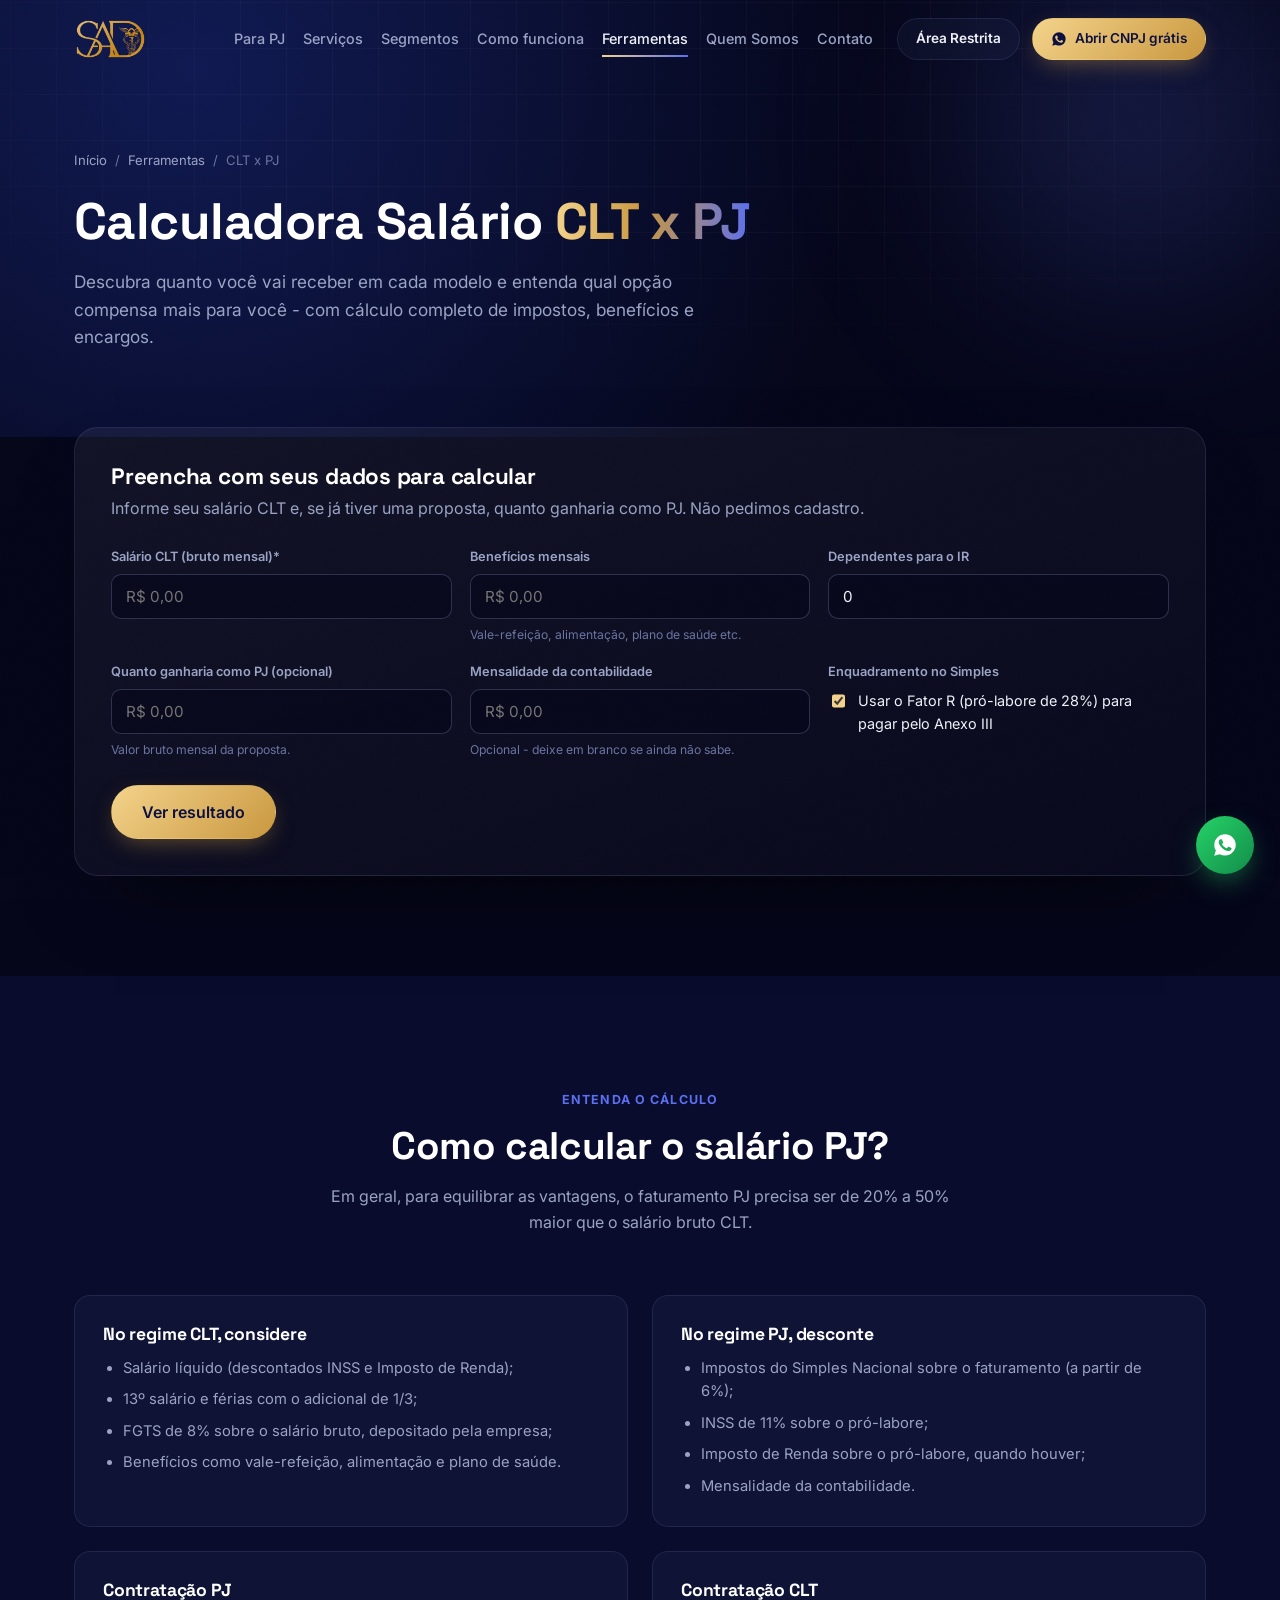
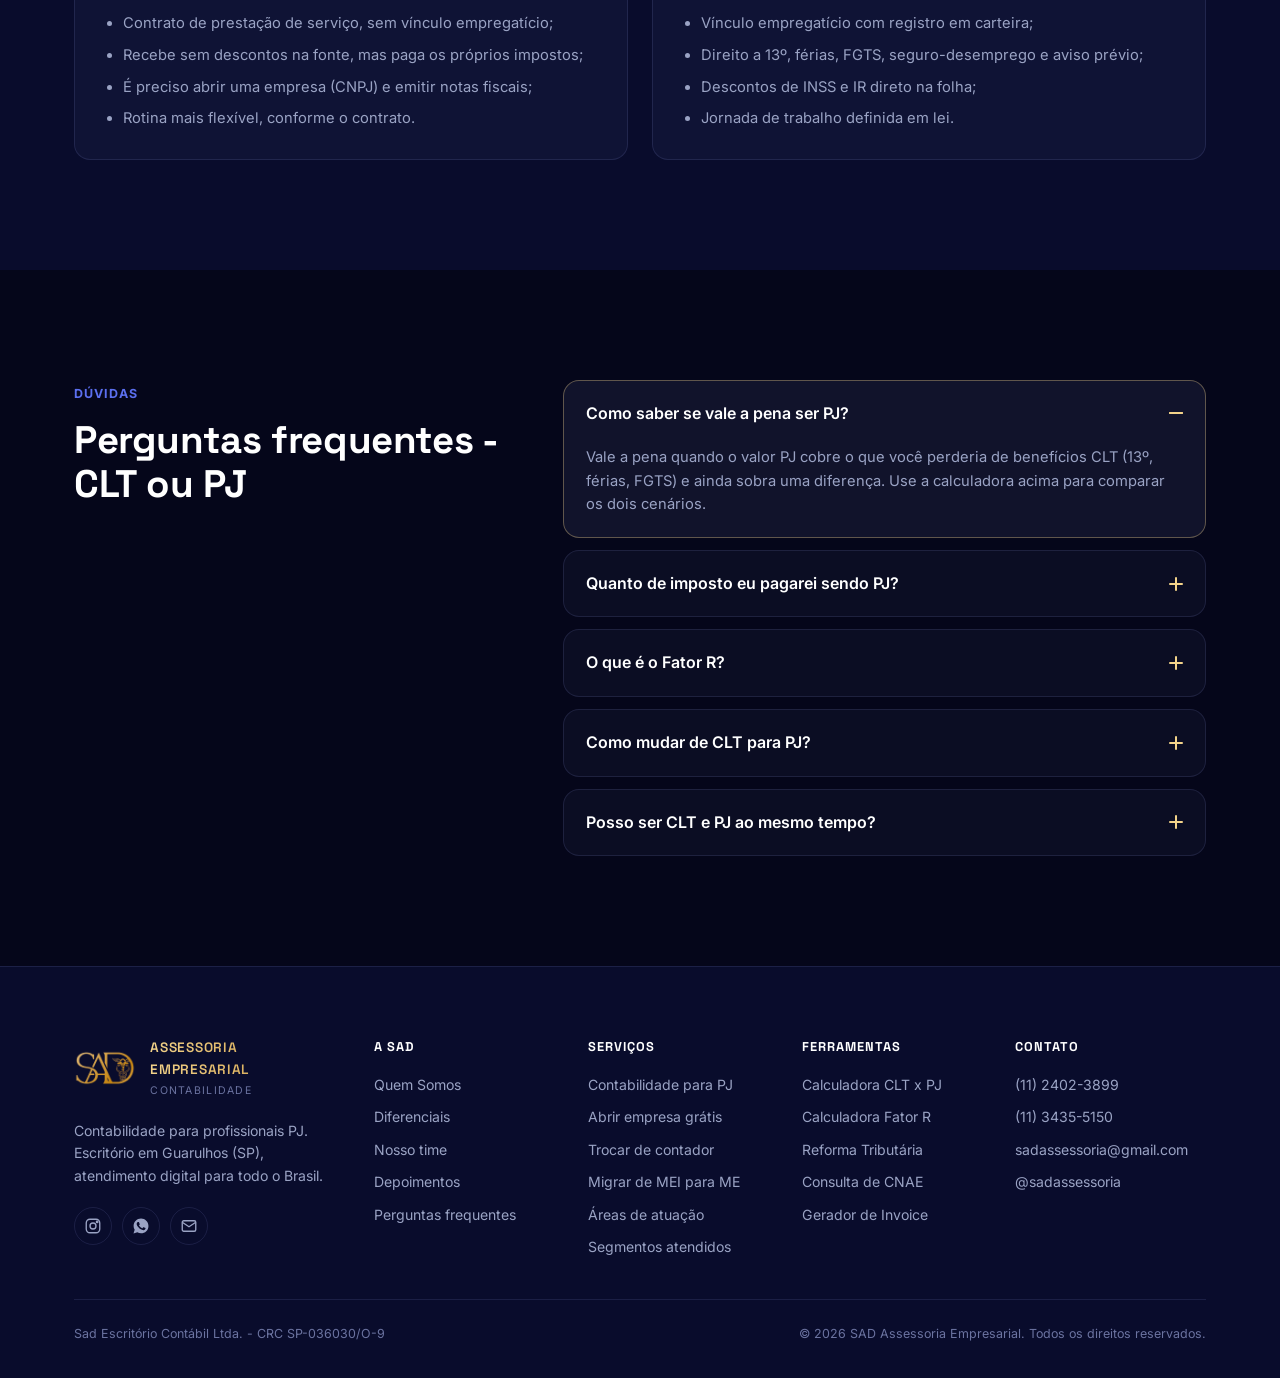
<file: ferramentas/calculadora-clt-pj.html>
<!DOCTYPE html>
<html lang="pt-BR">
<head>
<meta charset="UTF-8">
<meta name="viewport" content="width=device-width, initial-scale=1.0">
<title>Calculadora CLT x PJ | SAD Assessoria Empresarial</title>
<meta name="description" content="Compare salário CLT e PJ com 13º, férias, FGTS, INSS, IR e Simples Nacional. Calculadora gratuita da SAD Assessoria.">
<link rel="icon" type="image/png" href="../assets/favicon.png">
<link rel="apple-touch-icon" href="../assets/favicon.png">
<link rel="preconnect" href="https://fonts.googleapis.com">
<link rel="preconnect" href="https://fonts.gstatic.com" crossorigin>
<link href="https://fonts.googleapis.com/css2?family=Space+Grotesk:wght@500;600;700&family=Inter:wght@400;500;600;700;800&display=swap" rel="stylesheet">
<link rel="stylesheet" href="../css/style.css">
<link rel="stylesheet" href="../css/tools.css">
</head>
<body>

<div class="noise-overlay" aria-hidden="true"></div>

<!-- Ícones reutilizáveis -->
<svg width="0" height="0" style="position:absolute" aria-hidden="true">
  <symbol id="i-check" viewBox="0 0 24 24"><circle cx="12" cy="12" r="10" fill="rgba(243,211,138,0.14)"/><path d="m7.5 12.5 3 3 6-6.5" fill="none" stroke="#f3d38a" stroke-width="2.2" stroke-linecap="round" stroke-linejoin="round"/></symbol>
  <symbol id="i-wa" viewBox="0 0 24 24"><path fill="currentColor" d="M12.04 2C6.58 2 2.13 6.45 2.13 11.91c0 1.87.5 3.62 1.44 5.14L2 22l5.1-1.53a9.87 9.87 0 0 0 4.94 1.32h.01c5.46 0 9.91-4.45 9.91-9.91C21.96 6.45 17.5 2 12.04 2Zm5.8 14.16c-.24.68-1.4 1.3-1.94 1.38-.5.08-1.12.11-1.8-.12-.42-.13-.96-.31-1.66-.6-2.92-1.26-4.82-4.2-4.97-4.4-.14-.19-1.2-1.59-1.2-3.03 0-1.44.75-2.15 1.02-2.44.27-.29.6-.36.8-.36.2 0 .4 0 .57.01.18.01.43-.07.67.51.24.6.83 2.06.9 2.21.07.15.12.33.02.53-.1.19-.15.31-.3.48-.15.17-.31.38-.44.51-.15.15-.3.31-.13.6.17.29.76 1.25 1.63 2.03 1.12 1 2.06 1.31 2.35 1.46.29.15.46.13.63-.08.17-.2.72-.84.91-1.13.19-.29.38-.24.63-.14.26.1 1.63.77 1.91.91.29.15.48.22.55.34.07.13.07.7-.17 1.38Z"/></symbol>
  <symbol id="i-star" viewBox="0 0 24 24"><path fill="currentColor" d="M12 2l3 6 6.5.9-4.7 4.6 1.1 6.5L12 17l-5.9 3 1.1-6.5L2.5 8.9 9 8l3-6Z"/></symbol>
</svg>

<!-- ===== HEADER ===== -->
<header class="site-header" id="header">
  <div class="container header-inner">
    <a href="../index.html" class="brand">
      <img class="brand-logo" src="../assets/logo-sad.png" alt="SAD Assessoria Empresarial">
      <span class="brand-text">
        <strong>Assessoria Empresarial</strong>
        <small>Contabilidade</small>
      </span>
    </a>

    <nav class="main-nav" id="mainNav">
      <a href="../contabilidade-para-pj.html">Para PJ</a>
      <a href="../index.html#servicos">Serviços</a>
      <a href="../index.html#segmentos">Segmentos</a>
      <a href="../index.html#como-funciona">Como funciona</a>
      <a href="index.html" class="active" aria-current="page">Ferramentas</a>
      <a href="../index.html#sobre">Quem Somos</a>
      <a href="../index.html#contato">Contato</a>
    </nav>

    <div class="header-actions">
      <a class="btn btn-ghost btn-sm" href="https://vip.acessorias.com/sadassessoriaempresarial">Área Restrita</a>
      <a class="btn btn-primary btn-sm" href="https://wa.me/551124023899?text=Ol%C3%A1%21%20Sou%20PJ%20%2F%20vou%20virar%20PJ%20e%20quero%20abrir%20meu%20CNPJ." target="_blank" rel="noopener">
        <svg width="16" height="16" viewBox="0 0 24 24" fill="currentColor" aria-hidden="true"><path d="M12.04 2C6.58 2 2.13 6.45 2.13 11.91c0 1.87.5 3.62 1.44 5.14L2 22l5.1-1.53a9.87 9.87 0 0 0 4.94 1.32h.01c5.46 0 9.91-4.45 9.91-9.91C21.96 6.45 17.5 2 12.04 2Zm5.8 14.16c-.24.68-1.4 1.3-1.94 1.38-.5.08-1.12.11-1.8-.12-.42-.13-.96-.31-1.66-.6-2.92-1.26-4.82-4.2-4.97-4.4-.14-.19-1.2-1.59-1.2-3.03 0-1.44.75-2.15 1.02-2.44.27-.29.6-.36.8-.36.2 0 .4 0 .57.01.18.01.43-.07.67.51.24.6.83 2.06.9 2.21.07.15.12.33.02.53-.1.19-.15.31-.3.48-.15.17-.31.38-.44.51-.15.15-.3.31-.13.6.17.29.76 1.25 1.63 2.03 1.12 1 2.06 1.31 2.35 1.46.29.15.46.13.63-.08.17-.2.72-.84.91-1.13.19-.29.38-.24.63-.14.26.1 1.63.77 1.91.91.29.15.48.22.55.34.07.13.07.7-.17 1.38Z"/></svg>
        <span class="btn-label">Abrir CNPJ grátis</span>
      </a>
    </div>

    <button class="nav-toggle" id="navToggle" aria-label="Abrir menu" aria-expanded="false">
      <span></span><span></span><span></span>
    </button>
  </div>
</header>

<main>
<!-- ===== TOPO DA PÁGINA ===== -->
<section class="page-hero">
  <div class="hero-grid" aria-hidden="true"></div>
  <div class="hero-glow hero-glow-a" aria-hidden="true"></div>
  <div class="container">
    <nav class="breadcrumb" aria-label="Você está em"><a href="../index.html">Início</a> <span aria-hidden="true">/</span> <a href="index.html">Ferramentas</a> <span aria-hidden="true">/</span> <span>CLT x PJ</span></nav>
    <h1>Calculadora Salário <span class="text-gradient">CLT x PJ</span></h1>
    <p class="hero-lead">Descubra quanto você vai receber em cada modelo e entenda qual opção compensa mais para você - com cálculo completo de impostos, benefícios e encargos.</p>
  </div>
</section>

<section class="tool-section">
  <div class="container">
    <form class="tool-card" id="cltForm" novalidate>
      <h2>Preencha com seus dados para calcular</h2>
      <p>Informe seu salário CLT e, se já tiver uma proposta, quanto ganharia como PJ. Não pedimos cadastro.</p>

      <div class="tool-grid">
        <label class="field"><span>Salário CLT (bruto mensal)*</span><input type="text" name="salario" data-money placeholder="R$ 0,00" required></label>
        <label class="field"><span>Benefícios mensais</span><input type="text" name="beneficios" data-money placeholder="R$ 0,00"><small>Vale-refeição, alimentação, plano de saúde etc.</small></label>
        <label class="field"><span>Dependentes para o IR</span><input type="number" name="dependentes" min="0" max="10" value="0"></label>
        <label class="field"><span>Quanto ganharia como PJ (opcional)</span><input type="text" name="pj" data-money placeholder="R$ 0,00"><small>Valor bruto mensal da proposta.</small></label>
        <label class="field"><span>Mensalidade da contabilidade</span><input type="text" name="contabilidade" data-money placeholder="R$ 0,00"><small>Opcional - deixe em branco se ainda não sabe.</small></label>
        <div class="field"><span>Enquadramento no Simples</span>
          <label class="check-field"><input type="checkbox" name="fatorR" checked> Usar o Fator R (pró-labore de 28%) para pagar pelo Anexo III</label>
        </div>
      </div>

      <p class="form-error" id="cltError" role="alert" hidden>Informe o salário CLT para calcular.</p>
      <div class="tool-actions"><button class="btn btn-primary btn-lg" type="submit">Ver resultado</button></div>

      <div class="result" id="cltResult" hidden aria-live="polite">
        <div class="result-head"><h3>Seu resultado</h3></div>
        <div class="verdict" id="cltVerdict"></div>
        <div class="compare">
          <div class="compare-col" id="colClt"></div>
          <div class="compare-col" id="colPj"></div>
        </div>
        <p class="disclaimer">Simulação estimada com as tabelas de INSS, IRRF (incluindo a redução da Lei 15.270/2025) e Simples Nacional vigentes em 2026, considerando atividade sujeita ao Fator R e empresa na 1ª faixa de faturamento conforme o valor informado. O resultado não substitui a análise de um contador.</p>
    <div class="result-cta result-cta-pj">
      <div>
        <strong>Seu CNPJ pode sair grátis.*</strong>
        <p>Quer uma simulação exata com um contador?</p>
      </div>
      <a class="btn btn-primary btn-sm btn-glow" href="https://wa.me/551124023899?text=Ol%C3%A1%21%20Fiz%20a%20simula%C3%A7%C3%A3o%20CLT%20x%20PJ%20no%20site.%20Sou%20PJ%20%2F%20vou%20virar%20PJ%20e%20quero%20abrir%20meu%20CNPJ." target="_blank" rel="noopener"><svg width="16" height="16"><use href="#i-wa"/></svg> Quero falar no WhatsApp</a>
    </div>
    <p class="cta-note" style="margin:10px 0 0;max-width:none">* Abertura sem cobrança de honorários mediante contratação da contabilidade mensal, com prazo mínimo de contrato. Taxas de órgãos públicos podem ser cobradas conforme o município. Consulte as condições pelo WhatsApp.</p>
      </div>
    </form>
  </div>
</section>

<section class="section section-alt">
  <div class="container">
    <div class="section-head" data-reveal>
      <span class="section-tag">Entenda o cálculo</span>
      <h2>Como calcular o salário PJ?</h2>
      <p>Em geral, para equilibrar as vantagens, o faturamento PJ precisa ser de 20% a 50% maior que o salário bruto CLT.</p>
    </div>
    <div class="info-grid">
      <div class="info-card" data-reveal>
        <h3>No regime CLT, considere</h3>
        <ul>
          <li>Salário líquido (descontados INSS e Imposto de Renda);</li>
          <li>13º salário e férias com o adicional de 1/3;</li>
          <li>FGTS de 8% sobre o salário bruto, depositado pela empresa;</li>
          <li>Benefícios como vale-refeição, alimentação e plano de saúde.</li>
        </ul>
      </div>
      <div class="info-card" data-reveal data-reveal-delay="80">
        <h3>No regime PJ, desconte</h3>
        <ul>
          <li>Impostos do Simples Nacional sobre o faturamento (a partir de 6%);</li>
          <li>INSS de 11% sobre o pró-labore;</li>
          <li>Imposto de Renda sobre o pró-labore, quando houver;</li>
          <li>Mensalidade da contabilidade.</li>
        </ul>
      </div>
      <div class="info-card" data-reveal>
        <h3>Contratação PJ</h3>
        <ul>
          <li>Contrato de prestação de serviço, sem vínculo empregatício;</li>
          <li>Recebe sem descontos na fonte, mas paga os próprios impostos;</li>
          <li>É preciso abrir uma empresa (CNPJ) e emitir notas fiscais;</li>
          <li>Rotina mais flexível, conforme o contrato.</li>
        </ul>
      </div>
      <div class="info-card" data-reveal data-reveal-delay="80">
        <h3>Contratação CLT</h3>
        <ul>
          <li>Vínculo empregatício com registro em carteira;</li>
          <li>Direito a 13º, férias, FGTS, seguro-desemprego e aviso prévio;</li>
          <li>Descontos de INSS e IR direto na folha;</li>
          <li>Jornada de trabalho definida em lei.</li>
        </ul>
      </div>
    </div>
  </div>
</section>

<section class="section" id="duvidas">
  <div class="container faq-wrap">
    <div class="section-head left" data-reveal>
      <span class="section-tag">Dúvidas</span>
      <h2>Perguntas frequentes - CLT ou PJ</h2>
    </div>
    <div class="faq-list" data-reveal>
      <details class="faq-item" open><summary>Como saber se vale a pena ser PJ?<span class="faq-icon" aria-hidden="true"></span></summary><div class="faq-body"><p>Vale a pena quando o valor PJ cobre o que você perderia de benefícios CLT (13º, férias, FGTS) e ainda sobra uma diferença. Use a calculadora acima para comparar os dois cenários.</p></div></details>
      <details class="faq-item"><summary>Quanto de imposto eu pagarei sendo PJ?<span class="faq-icon" aria-hidden="true"></span></summary><div class="faq-body"><p>No Simples Nacional, a maioria dos prestadores de serviço paga a partir de 6% do faturamento (Anexo III) quando usa o Fator R, ou a partir de 15,5% (Anexo V) sem ele. Somam-se o INSS e o IR sobre o pró-labore.</p></div></details>
      <details class="faq-item"><summary>O que é o Fator R?<span class="faq-icon" aria-hidden="true"></span></summary><div class="faq-body"><p>É a relação entre a folha de pagamento (incluindo o pró-labore) e o faturamento dos últimos 12 meses. Se for de 28% ou mais, várias atividades pagam pelo Anexo III, com alíquotas bem menores. <a class="link-arrow" href="calculadora-fator-r.html">Calcule seu Fator R →</a></p></div></details>
      <details class="faq-item"><summary>Como mudar de CLT para PJ?<span class="faq-icon" aria-hidden="true"></span></summary><div class="faq-body"><p>Você precisa abrir um CNPJ com a atividade (CNAE) correta, escolher o regime tributário e emitir nota fiscal pelos serviços. A SAD abre o seu CNPJ grátis e cuida de todo esse processo para você. <a class="link-arrow" href="../contabilidade-para-pj.html#passo-a-passo">Veja o passo a passo completo →</a></p></div></details>
      <details class="faq-item"><summary>Posso ser CLT e PJ ao mesmo tempo?<span class="faq-icon" aria-hidden="true"></span></summary><div class="faq-body"><p>Sim, desde que o contrato CLT não tenha cláusula de exclusividade e as atividades não conflitem. Nesse caso, é importante planejar o pró-labore e os impostos com um contador.</p></div></details>
    </div>
  </div>
</section>
</main>

<!-- ===== FOOTER ===== -->
<footer class="site-footer">
  <div class="container">
    <div class="footer-top">
      <div class="footer-brand-col">
        <div class="footer-brand">
          <img class="brand-logo footer-logo" src="../assets/logo-sad.png" alt="SAD Assessoria Empresarial">
          <div>
            <strong>Assessoria Empresarial</strong>
            <p>Contabilidade</p>
          </div>
        </div>
        <p class="footer-about">Contabilidade para profissionais PJ. Escritório em Guarulhos (SP), atendimento digital para todo o Brasil.</p>
        <div class="footer-social">
          <a href="https://instagram.com/sadassessoria" target="_blank" rel="noopener" aria-label="Instagram da SAD"><svg width="18" height="18" viewBox="0 0 24 24" fill="none" stroke="currentColor" stroke-width="1.8"><rect x="3" y="3" width="18" height="18" rx="5"/><circle cx="12" cy="12" r="4"/><circle cx="17.5" cy="6.5" r="1"/></svg></a>
          <a href="https://wa.me/551124023899" target="_blank" rel="noopener" aria-label="WhatsApp da SAD"><svg width="18" height="18"><use href="#i-wa"/></svg></a>
          <a href="mailto:sadassessoria@gmail.com" aria-label="E-mail da SAD"><svg width="18" height="18" viewBox="0 0 24 24" fill="none" stroke="currentColor" stroke-width="1.8"><rect x="3" y="5" width="18" height="14" rx="2"/><path d="m3 7 9 6 9-6"/></svg></a>
        </div>
      </div>

      <nav class="footer-col" aria-label="Institucional">
        <h4>A SAD</h4>
        <a href="../index.html#sobre">Quem Somos</a>
        <a href="../index.html#diferenciais">Diferenciais</a>
        <a href="../index.html#equipe">Nosso time</a>
        <a href="../index.html#depoimentos">Depoimentos</a>
        <a href="../index.html#duvidas">Perguntas frequentes</a>
      </nav>

      <nav class="footer-col" aria-label="Serviços">
        <h4>Serviços</h4>
        <a href="../contabilidade-para-pj.html">Contabilidade para PJ</a>
        <a href="../index.html#como-funciona" data-open-tab="abrir">Abrir empresa grátis</a>
        <a href="../index.html#como-funciona" data-open-tab="trocar">Trocar de contador</a>
        <a href="../index.html#como-funciona" data-open-tab="mei">Migrar de MEI para ME</a>
        <a href="../index.html#servicos">Áreas de atuação</a>
        <a href="../index.html#segmentos">Segmentos atendidos</a>
      </nav>

      <nav class="footer-col" aria-label="Ferramentas">
        <h4>Ferramentas</h4>
        <a href="calculadora-clt-pj.html">Calculadora CLT x PJ</a>
        <a href="calculadora-fator-r.html">Calculadora Fator R</a>
        <a href="calculadora-reforma-tributaria.html">Reforma Tributária</a>
        <a href="consulta-cnae.html">Consulta de CNAE</a>
        <a href="gerador-de-invoice.html">Gerador de Invoice</a>
      </nav>


      <div class="footer-col">
        <h4>Contato</h4>
        <a href="https://wa.me/551124023899" target="_blank" rel="noopener">(11) 2402-3899</a>
        <a href="tel:+551134355150">(11) 3435-5150</a>
        <a href="mailto:sadassessoria@gmail.com">sadassessoria@gmail.com</a>
        <a href="https://instagram.com/sadassessoria" target="_blank" rel="noopener">@sadassessoria</a>
      </div>
    </div>

    <div class="footer-bottom">
      <p>Sad Escritório Contábil Ltda. - CRC SP-036030/O-9</p>
      <p class="footer-copy">&copy; <span id="year"></span> SAD Assessoria Empresarial. Todos os direitos reservados.</p>
    </div>
  </div>
</footer>

<a class="whatsapp-fab" href="https://wa.me/551124023899" target="_blank" rel="noopener" aria-label="Falar no WhatsApp">
  <svg width="26" height="26" viewBox="0 0 24 24" fill="currentColor"><path d="M12.04 2C6.58 2 2.13 6.45 2.13 11.91c0 1.87.5 3.62 1.44 5.14L2 22l5.1-1.53a9.87 9.87 0 0 0 4.94 1.32h.01c5.46 0 9.91-4.45 9.91-9.91C21.96 6.45 17.5 2 12.04 2Zm5.8 14.16c-.24.68-1.4 1.3-1.94 1.38-.5.08-1.12.11-1.8-.12-.42-.13-.96-.31-1.66-.6-2.92-1.26-4.82-4.2-4.97-4.4-.14-.19-1.2-1.59-1.2-3.03 0-1.44.75-2.15 1.02-2.44.27-.29.6-.36.8-.36.2 0 .4 0 .57.01.18.01.43-.07.67.51.24.6.83 2.06.9 2.21.07.15.12.33.02.53-.1.19-.15.31-.3.48-.15.17-.31.38-.44.51-.15.15-.3.31-.13.6.17.29.76 1.25 1.63 2.03 1.12 1 2.06 1.31 2.35 1.46.29.15.46.13.63-.08.17-.2.72-.84.91-1.13.19-.29.38-.24.63-.14.26.1 1.63.77 1.91.91.29.15.48.22.55.34.07.13.07.7-.17 1.38Z"/></svg>
</a>

<script src="../js/main.js"></script>
<script src="../js/tools/impostos.js"></script>
<script src="../js/tools/clt-pj.js"></script>
</body>
</html>
</file>
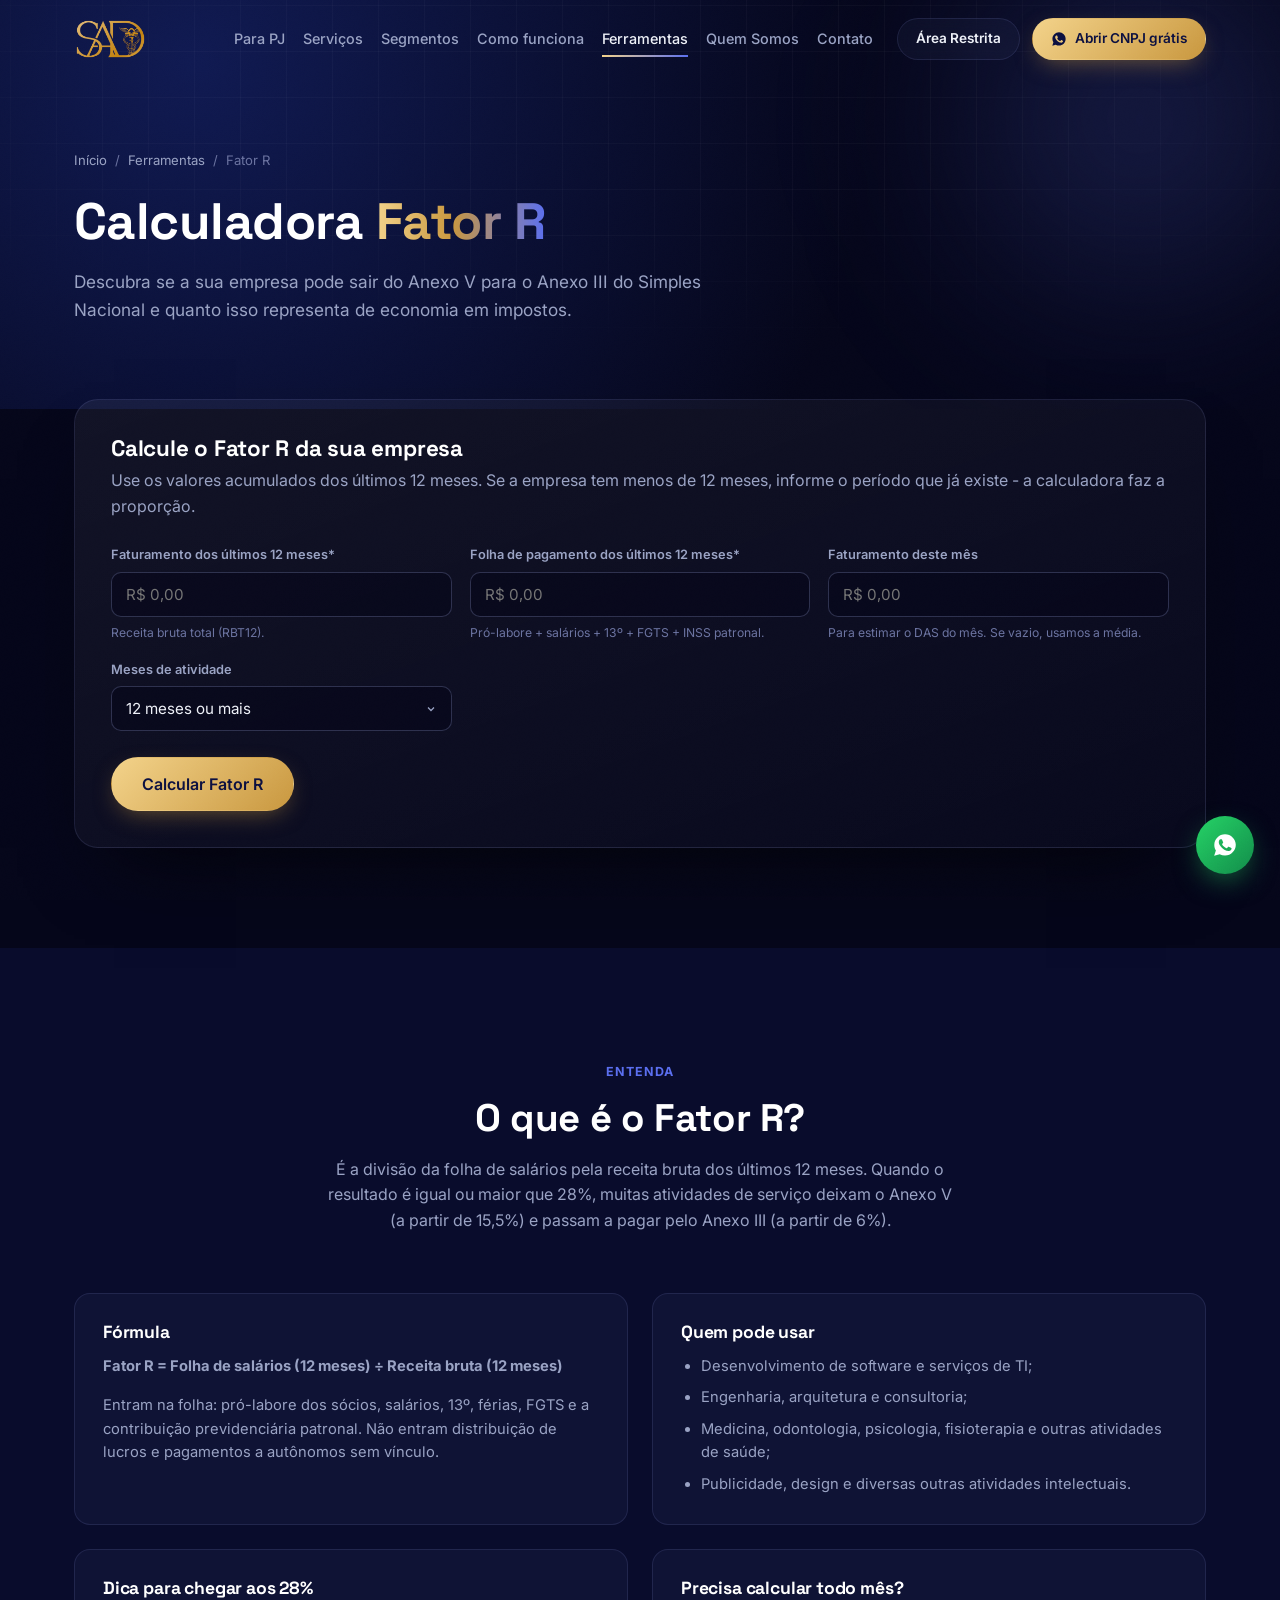
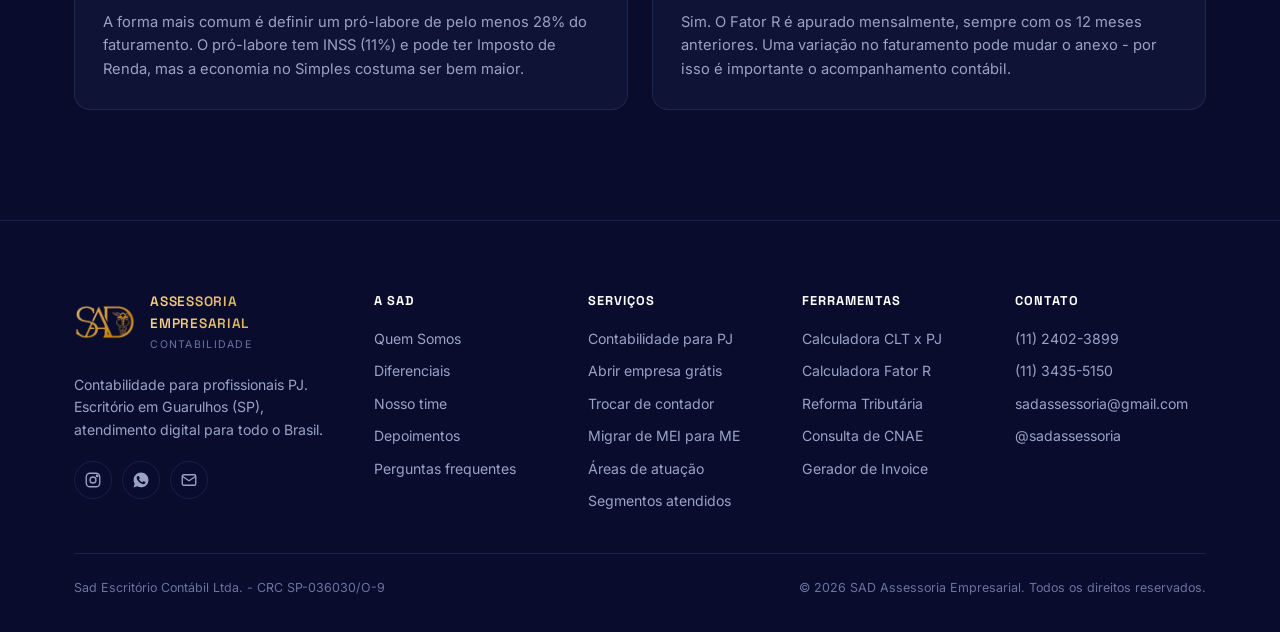
<file: ferramentas/calculadora-fator-r.html>
<!DOCTYPE html>
<html lang="pt-BR">
<head>
<meta charset="UTF-8">
<meta name="viewport" content="width=device-width, initial-scale=1.0">
<title>Calculadora Fator R | SAD Assessoria Empresarial</title>
<meta name="description" content="Calcule o Fator R da sua empresa e descubra se pode pagar pelo Anexo III do Simples Nacional. Ferramenta gratuita da SAD Assessoria.">
<link rel="icon" type="image/png" href="../assets/favicon.png">
<link rel="apple-touch-icon" href="../assets/favicon.png">
<link rel="preconnect" href="https://fonts.googleapis.com">
<link rel="preconnect" href="https://fonts.gstatic.com" crossorigin>
<link href="https://fonts.googleapis.com/css2?family=Space+Grotesk:wght@500;600;700&family=Inter:wght@400;500;600;700;800&display=swap" rel="stylesheet">
<link rel="stylesheet" href="../css/style.css">
<link rel="stylesheet" href="../css/tools.css">
</head>
<body>

<div class="noise-overlay" aria-hidden="true"></div>

<!-- Ícones reutilizáveis -->
<svg width="0" height="0" style="position:absolute" aria-hidden="true">
  <symbol id="i-check" viewBox="0 0 24 24"><circle cx="12" cy="12" r="10" fill="rgba(243,211,138,0.14)"/><path d="m7.5 12.5 3 3 6-6.5" fill="none" stroke="#f3d38a" stroke-width="2.2" stroke-linecap="round" stroke-linejoin="round"/></symbol>
  <symbol id="i-wa" viewBox="0 0 24 24"><path fill="currentColor" d="M12.04 2C6.58 2 2.13 6.45 2.13 11.91c0 1.87.5 3.62 1.44 5.14L2 22l5.1-1.53a9.87 9.87 0 0 0 4.94 1.32h.01c5.46 0 9.91-4.45 9.91-9.91C21.96 6.45 17.5 2 12.04 2Zm5.8 14.16c-.24.68-1.4 1.3-1.94 1.38-.5.08-1.12.11-1.8-.12-.42-.13-.96-.31-1.66-.6-2.92-1.26-4.82-4.2-4.97-4.4-.14-.19-1.2-1.59-1.2-3.03 0-1.44.75-2.15 1.02-2.44.27-.29.6-.36.8-.36.2 0 .4 0 .57.01.18.01.43-.07.67.51.24.6.83 2.06.9 2.21.07.15.12.33.02.53-.1.19-.15.31-.3.48-.15.17-.31.38-.44.51-.15.15-.3.31-.13.6.17.29.76 1.25 1.63 2.03 1.12 1 2.06 1.31 2.35 1.46.29.15.46.13.63-.08.17-.2.72-.84.91-1.13.19-.29.38-.24.63-.14.26.1 1.63.77 1.91.91.29.15.48.22.55.34.07.13.07.7-.17 1.38Z"/></symbol>
  <symbol id="i-star" viewBox="0 0 24 24"><path fill="currentColor" d="M12 2l3 6 6.5.9-4.7 4.6 1.1 6.5L12 17l-5.9 3 1.1-6.5L2.5 8.9 9 8l3-6Z"/></symbol>
</svg>

<!-- ===== HEADER ===== -->
<header class="site-header" id="header">
  <div class="container header-inner">
    <a href="../index.html" class="brand">
      <img class="brand-logo" src="../assets/logo-sad.png" alt="SAD Assessoria Empresarial">
      <span class="brand-text">
        <strong>Assessoria Empresarial</strong>
        <small>Contabilidade</small>
      </span>
    </a>

    <nav class="main-nav" id="mainNav">
      <a href="../contabilidade-para-pj.html">Para PJ</a>
      <a href="../index.html#servicos">Serviços</a>
      <a href="../index.html#segmentos">Segmentos</a>
      <a href="../index.html#como-funciona">Como funciona</a>
      <a href="index.html" class="active" aria-current="page">Ferramentas</a>
      <a href="../index.html#sobre">Quem Somos</a>
      <a href="../index.html#contato">Contato</a>
    </nav>

    <div class="header-actions">
      <a class="btn btn-ghost btn-sm" href="https://vip.acessorias.com/sadassessoriaempresarial">Área Restrita</a>
      <a class="btn btn-primary btn-sm" href="https://wa.me/551124023899?text=Ol%C3%A1%21%20Sou%20PJ%20%2F%20vou%20virar%20PJ%20e%20quero%20abrir%20meu%20CNPJ." target="_blank" rel="noopener">
        <svg width="16" height="16" viewBox="0 0 24 24" fill="currentColor" aria-hidden="true"><path d="M12.04 2C6.58 2 2.13 6.45 2.13 11.91c0 1.87.5 3.62 1.44 5.14L2 22l5.1-1.53a9.87 9.87 0 0 0 4.94 1.32h.01c5.46 0 9.91-4.45 9.91-9.91C21.96 6.45 17.5 2 12.04 2Zm5.8 14.16c-.24.68-1.4 1.3-1.94 1.38-.5.08-1.12.11-1.8-.12-.42-.13-.96-.31-1.66-.6-2.92-1.26-4.82-4.2-4.97-4.4-.14-.19-1.2-1.59-1.2-3.03 0-1.44.75-2.15 1.02-2.44.27-.29.6-.36.8-.36.2 0 .4 0 .57.01.18.01.43-.07.67.51.24.6.83 2.06.9 2.21.07.15.12.33.02.53-.1.19-.15.31-.3.48-.15.17-.31.38-.44.51-.15.15-.3.31-.13.6.17.29.76 1.25 1.63 2.03 1.12 1 2.06 1.31 2.35 1.46.29.15.46.13.63-.08.17-.2.72-.84.91-1.13.19-.29.38-.24.63-.14.26.1 1.63.77 1.91.91.29.15.48.22.55.34.07.13.07.7-.17 1.38Z"/></svg>
        <span class="btn-label">Abrir CNPJ grátis</span>
      </a>
    </div>

    <button class="nav-toggle" id="navToggle" aria-label="Abrir menu" aria-expanded="false">
      <span></span><span></span><span></span>
    </button>
  </div>
</header>

<main>
<!-- ===== TOPO DA PÁGINA ===== -->
<section class="page-hero">
  <div class="hero-grid" aria-hidden="true"></div>
  <div class="hero-glow hero-glow-a" aria-hidden="true"></div>
  <div class="container">
    <nav class="breadcrumb" aria-label="Você está em"><a href="../index.html">Início</a> <span aria-hidden="true">/</span> <a href="index.html">Ferramentas</a> <span aria-hidden="true">/</span> <span>Fator R</span></nav>
    <h1>Calculadora <span class="text-gradient">Fator R</span></h1>
    <p class="hero-lead">Descubra se a sua empresa pode sair do Anexo V para o Anexo III do Simples Nacional e quanto isso representa de economia em impostos.</p>
  </div>
</section>

<section class="tool-section">
  <div class="container">
    <form class="tool-card" id="frForm" novalidate>
      <h2>Calcule o Fator R da sua empresa</h2>
      <p>Use os valores acumulados dos últimos 12 meses. Se a empresa tem menos de 12 meses, informe o período que já existe - a calculadora faz a proporção.</p>

      <div class="tool-grid">
        <label class="field"><span>Faturamento dos últimos 12 meses*</span><input type="text" name="receita" data-money placeholder="R$ 0,00" required><small>Receita bruta total (RBT12).</small></label>
        <label class="field"><span>Folha de pagamento dos últimos 12 meses*</span><input type="text" name="folha" data-money placeholder="R$ 0,00" required><small>Pró-labore + salários + 13º + FGTS + INSS patronal.</small></label>
        <label class="field"><span>Faturamento deste mês</span><input type="text" name="mes" data-money placeholder="R$ 0,00"><small>Para estimar o DAS do mês. Se vazio, usamos a média.</small></label>
        <label class="field"><span>Meses de atividade</span>
          <select name="meses">
            <option value="12" selected>12 meses ou mais</option>
            <option value="11">11</option><option value="10">10</option><option value="9">9</option><option value="8">8</option><option value="7">7</option><option value="6">6</option><option value="5">5</option><option value="4">4</option><option value="3">3</option><option value="2">2</option><option value="1">1</option>
          </select>
        </label>
      </div>

      <p class="form-error" id="frError" role="alert" hidden>Informe o faturamento e a folha de pagamento.</p>
      <div class="tool-actions"><button class="btn btn-primary btn-lg" type="submit">Calcular Fator R</button></div>

      <div class="result" id="frResult" hidden aria-live="polite">
        <div class="result-head"><h3>Seu resultado</h3></div>
        <div class="verdict" id="frVerdict"></div>
        <div class="meter" aria-hidden="true"><div class="meter-fill" id="frMeter"></div><div class="meter-mark" id="frMark"><span>28%</span></div></div>
        <div class="kpis" id="frKpis"></div>
        <div class="compare">
          <div class="compare-col" id="frIII"></div>
          <div class="compare-col" id="frV"></div>
        </div>
        <p class="disclaimer">Cálculo conforme a LC 123/2006 e a Resolução CGSN 140/2018, com as tabelas do Simples Nacional vigentes. Vale para atividades sujeitas ao Fator R (anexo V com possibilidade de tributação pelo anexo III). Confirme o enquadramento da sua atividade com um contador.</p>
    <div class="result-cta result-cta-pj">
      <div>
        <strong>Seu CNPJ pode sair grátis.*</strong>
        <p>Quer uma simulação exata com um contador?</p>
      </div>
      <a class="btn btn-primary btn-sm btn-glow" href="https://wa.me/551124023899?text=Ol%C3%A1%21%20Fiz%20a%20simula%C3%A7%C3%A3o%20do%20Fator%20R%20no%20site.%20Sou%20PJ%20%2F%20vou%20virar%20PJ%20e%20quero%20abrir%20meu%20CNPJ." target="_blank" rel="noopener"><svg width="16" height="16"><use href="#i-wa"/></svg> Quero falar no WhatsApp</a>
    </div>
    <p class="cta-note" style="margin:10px 0 0;max-width:none">* Abertura sem cobrança de honorários mediante contratação da contabilidade mensal, com prazo mínimo de contrato. Taxas de órgãos públicos podem ser cobradas conforme o município. Consulte as condições pelo WhatsApp.</p>
      </div>
    </form>
  </div>
</section>

<section class="section section-alt">
  <div class="container">
    <div class="section-head" data-reveal>
      <span class="section-tag">Entenda</span>
      <h2>O que é o Fator R?</h2>
      <p>É a divisão da folha de salários pela receita bruta dos últimos 12 meses. Quando o resultado é igual ou maior que 28%, muitas atividades de serviço deixam o Anexo V (a partir de 15,5%) e passam a pagar pelo Anexo III (a partir de 6%).</p>
    </div>
    <div class="info-grid">
      <div class="info-card" data-reveal>
        <h3>Fórmula</h3>
        <p><strong>Fator R = Folha de salários (12 meses) ÷ Receita bruta (12 meses)</strong></p>
        <p>Entram na folha: pró-labore dos sócios, salários, 13º, férias, FGTS e a contribuição previdenciária patronal. Não entram distribuição de lucros e pagamentos a autônomos sem vínculo.</p>
      </div>
      <div class="info-card" data-reveal data-reveal-delay="80">
        <h3>Quem pode usar</h3>
        <ul>
          <li>Desenvolvimento de software e serviços de TI;</li>
          <li>Engenharia, arquitetura e consultoria;</li>
          <li>Medicina, odontologia, psicologia, fisioterapia e outras atividades de saúde;</li>
          <li>Publicidade, design e diversas outras atividades intelectuais.</li>
        </ul>
      </div>
      <div class="info-card" data-reveal>
        <h3>Dica para chegar aos 28%</h3>
        <p>A forma mais comum é definir um pró-labore de pelo menos 28% do faturamento. O pró-labore tem INSS (11%) e pode ter Imposto de Renda, mas a economia no Simples costuma ser bem maior.</p>
      </div>
      <div class="info-card" data-reveal data-reveal-delay="80">
        <h3>Precisa calcular todo mês?</h3>
        <p>Sim. O Fator R é apurado mensalmente, sempre com os 12 meses anteriores. Uma variação no faturamento pode mudar o anexo - por isso é importante o acompanhamento contábil.</p>
      </div>
    </div>
  </div>
</section>
</main>

<!-- ===== FOOTER ===== -->
<footer class="site-footer">
  <div class="container">
    <div class="footer-top">
      <div class="footer-brand-col">
        <div class="footer-brand">
          <img class="brand-logo footer-logo" src="../assets/logo-sad.png" alt="SAD Assessoria Empresarial">
          <div>
            <strong>Assessoria Empresarial</strong>
            <p>Contabilidade</p>
          </div>
        </div>
        <p class="footer-about">Contabilidade para profissionais PJ. Escritório em Guarulhos (SP), atendimento digital para todo o Brasil.</p>
        <div class="footer-social">
          <a href="https://instagram.com/sadassessoria" target="_blank" rel="noopener" aria-label="Instagram da SAD"><svg width="18" height="18" viewBox="0 0 24 24" fill="none" stroke="currentColor" stroke-width="1.8"><rect x="3" y="3" width="18" height="18" rx="5"/><circle cx="12" cy="12" r="4"/><circle cx="17.5" cy="6.5" r="1"/></svg></a>
          <a href="https://wa.me/551124023899" target="_blank" rel="noopener" aria-label="WhatsApp da SAD"><svg width="18" height="18"><use href="#i-wa"/></svg></a>
          <a href="mailto:sadassessoria@gmail.com" aria-label="E-mail da SAD"><svg width="18" height="18" viewBox="0 0 24 24" fill="none" stroke="currentColor" stroke-width="1.8"><rect x="3" y="5" width="18" height="14" rx="2"/><path d="m3 7 9 6 9-6"/></svg></a>
        </div>
      </div>

      <nav class="footer-col" aria-label="Institucional">
        <h4>A SAD</h4>
        <a href="../index.html#sobre">Quem Somos</a>
        <a href="../index.html#diferenciais">Diferenciais</a>
        <a href="../index.html#equipe">Nosso time</a>
        <a href="../index.html#depoimentos">Depoimentos</a>
        <a href="../index.html#duvidas">Perguntas frequentes</a>
      </nav>

      <nav class="footer-col" aria-label="Serviços">
        <h4>Serviços</h4>
        <a href="../contabilidade-para-pj.html">Contabilidade para PJ</a>
        <a href="../index.html#como-funciona" data-open-tab="abrir">Abrir empresa grátis</a>
        <a href="../index.html#como-funciona" data-open-tab="trocar">Trocar de contador</a>
        <a href="../index.html#como-funciona" data-open-tab="mei">Migrar de MEI para ME</a>
        <a href="../index.html#servicos">Áreas de atuação</a>
        <a href="../index.html#segmentos">Segmentos atendidos</a>
      </nav>

      <nav class="footer-col" aria-label="Ferramentas">
        <h4>Ferramentas</h4>
        <a href="calculadora-clt-pj.html">Calculadora CLT x PJ</a>
        <a href="calculadora-fator-r.html">Calculadora Fator R</a>
        <a href="calculadora-reforma-tributaria.html">Reforma Tributária</a>
        <a href="consulta-cnae.html">Consulta de CNAE</a>
        <a href="gerador-de-invoice.html">Gerador de Invoice</a>
      </nav>


      <div class="footer-col">
        <h4>Contato</h4>
        <a href="https://wa.me/551124023899" target="_blank" rel="noopener">(11) 2402-3899</a>
        <a href="tel:+551134355150">(11) 3435-5150</a>
        <a href="mailto:sadassessoria@gmail.com">sadassessoria@gmail.com</a>
        <a href="https://instagram.com/sadassessoria" target="_blank" rel="noopener">@sadassessoria</a>
      </div>
    </div>

    <div class="footer-bottom">
      <p>Sad Escritório Contábil Ltda. - CRC SP-036030/O-9</p>
      <p class="footer-copy">&copy; <span id="year"></span> SAD Assessoria Empresarial. Todos os direitos reservados.</p>
    </div>
  </div>
</footer>

<a class="whatsapp-fab" href="https://wa.me/551124023899" target="_blank" rel="noopener" aria-label="Falar no WhatsApp">
  <svg width="26" height="26" viewBox="0 0 24 24" fill="currentColor"><path d="M12.04 2C6.58 2 2.13 6.45 2.13 11.91c0 1.87.5 3.62 1.44 5.14L2 22l5.1-1.53a9.87 9.87 0 0 0 4.94 1.32h.01c5.46 0 9.91-4.45 9.91-9.91C21.96 6.45 17.5 2 12.04 2Zm5.8 14.16c-.24.68-1.4 1.3-1.94 1.38-.5.08-1.12.11-1.8-.12-.42-.13-.96-.31-1.66-.6-2.92-1.26-4.82-4.2-4.97-4.4-.14-.19-1.2-1.59-1.2-3.03 0-1.44.75-2.15 1.02-2.44.27-.29.6-.36.8-.36.2 0 .4 0 .57.01.18.01.43-.07.67.51.24.6.83 2.06.9 2.21.07.15.12.33.02.53-.1.19-.15.31-.3.48-.15.17-.31.38-.44.51-.15.15-.3.31-.13.6.17.29.76 1.25 1.63 2.03 1.12 1 2.06 1.31 2.35 1.46.29.15.46.13.63-.08.17-.2.72-.84.91-1.13.19-.29.38-.24.63-.14.26.1 1.63.77 1.91.91.29.15.48.22.55.34.07.13.07.7-.17 1.38Z"/></svg>
</a>

<script src="../js/main.js"></script>
<script src="../js/tools/impostos.js"></script>
<script src="../js/tools/fator-r.js"></script>
</body>
</html>
</file>
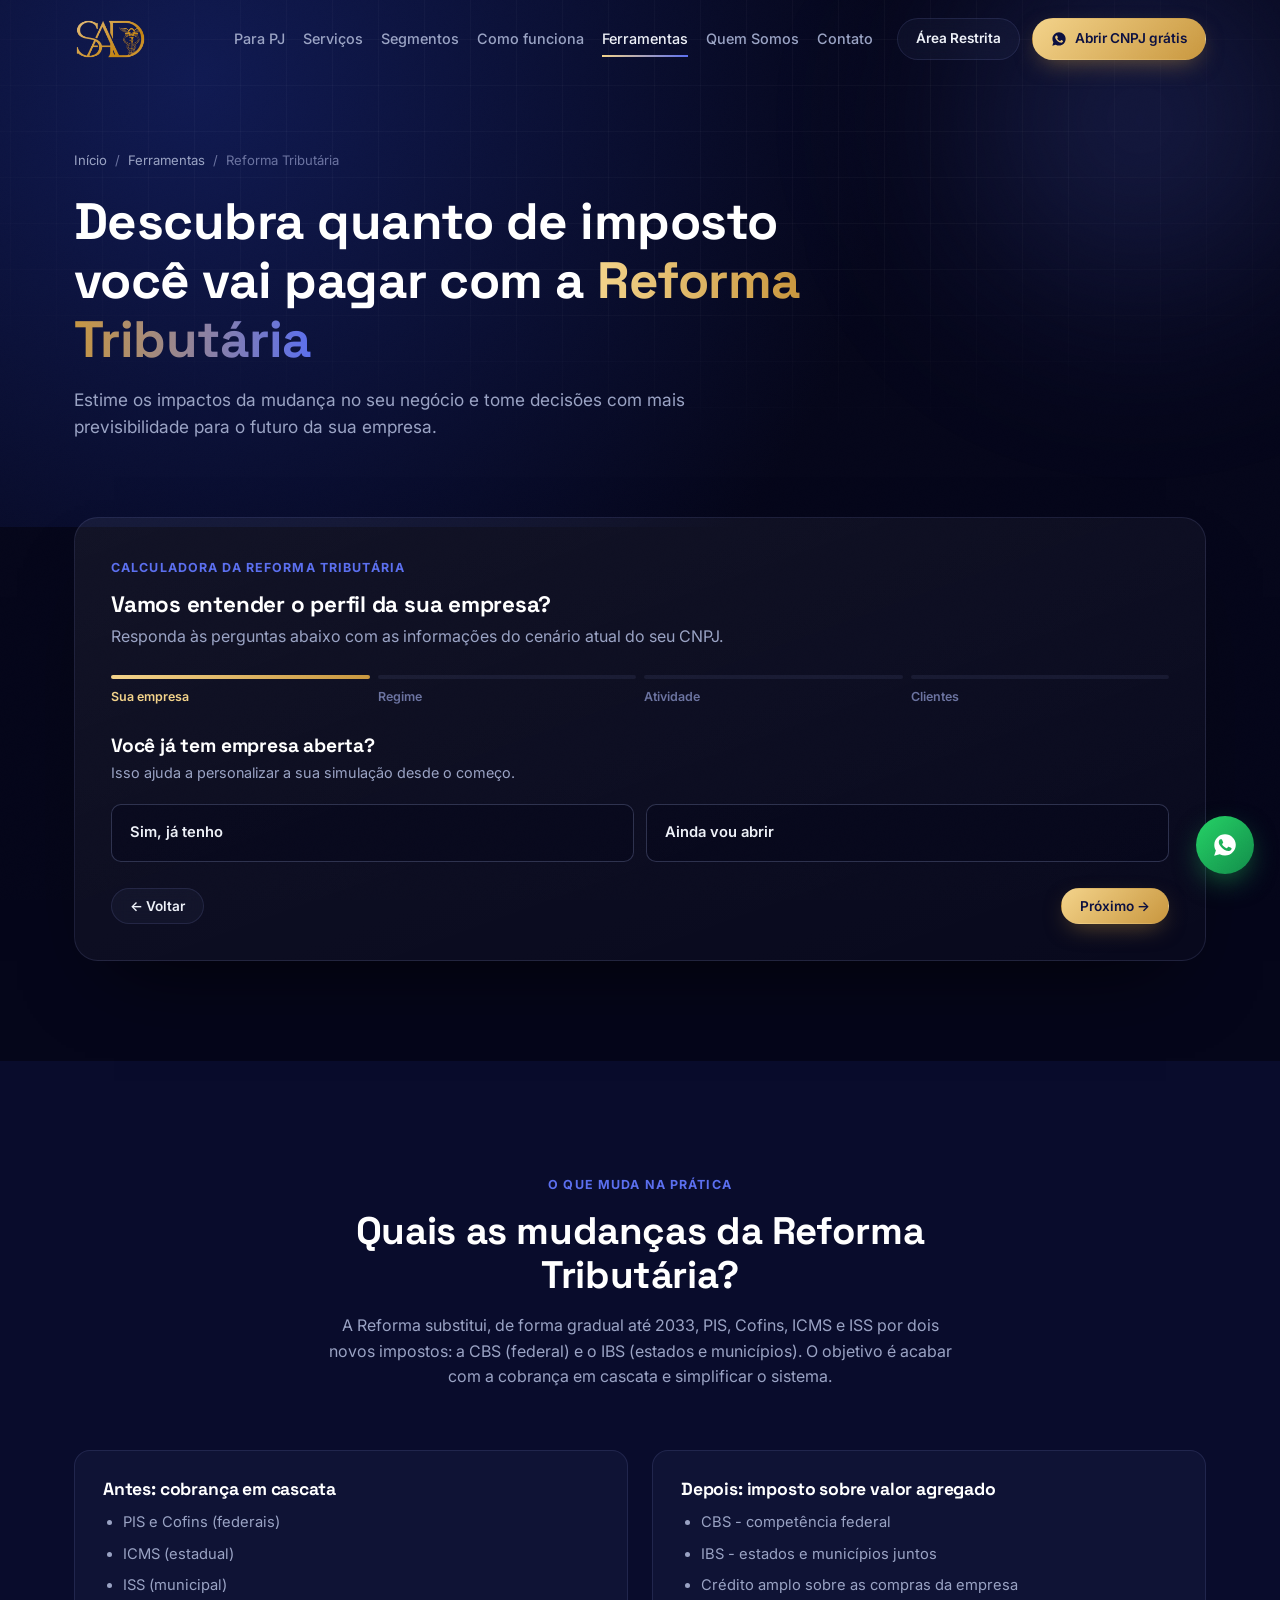
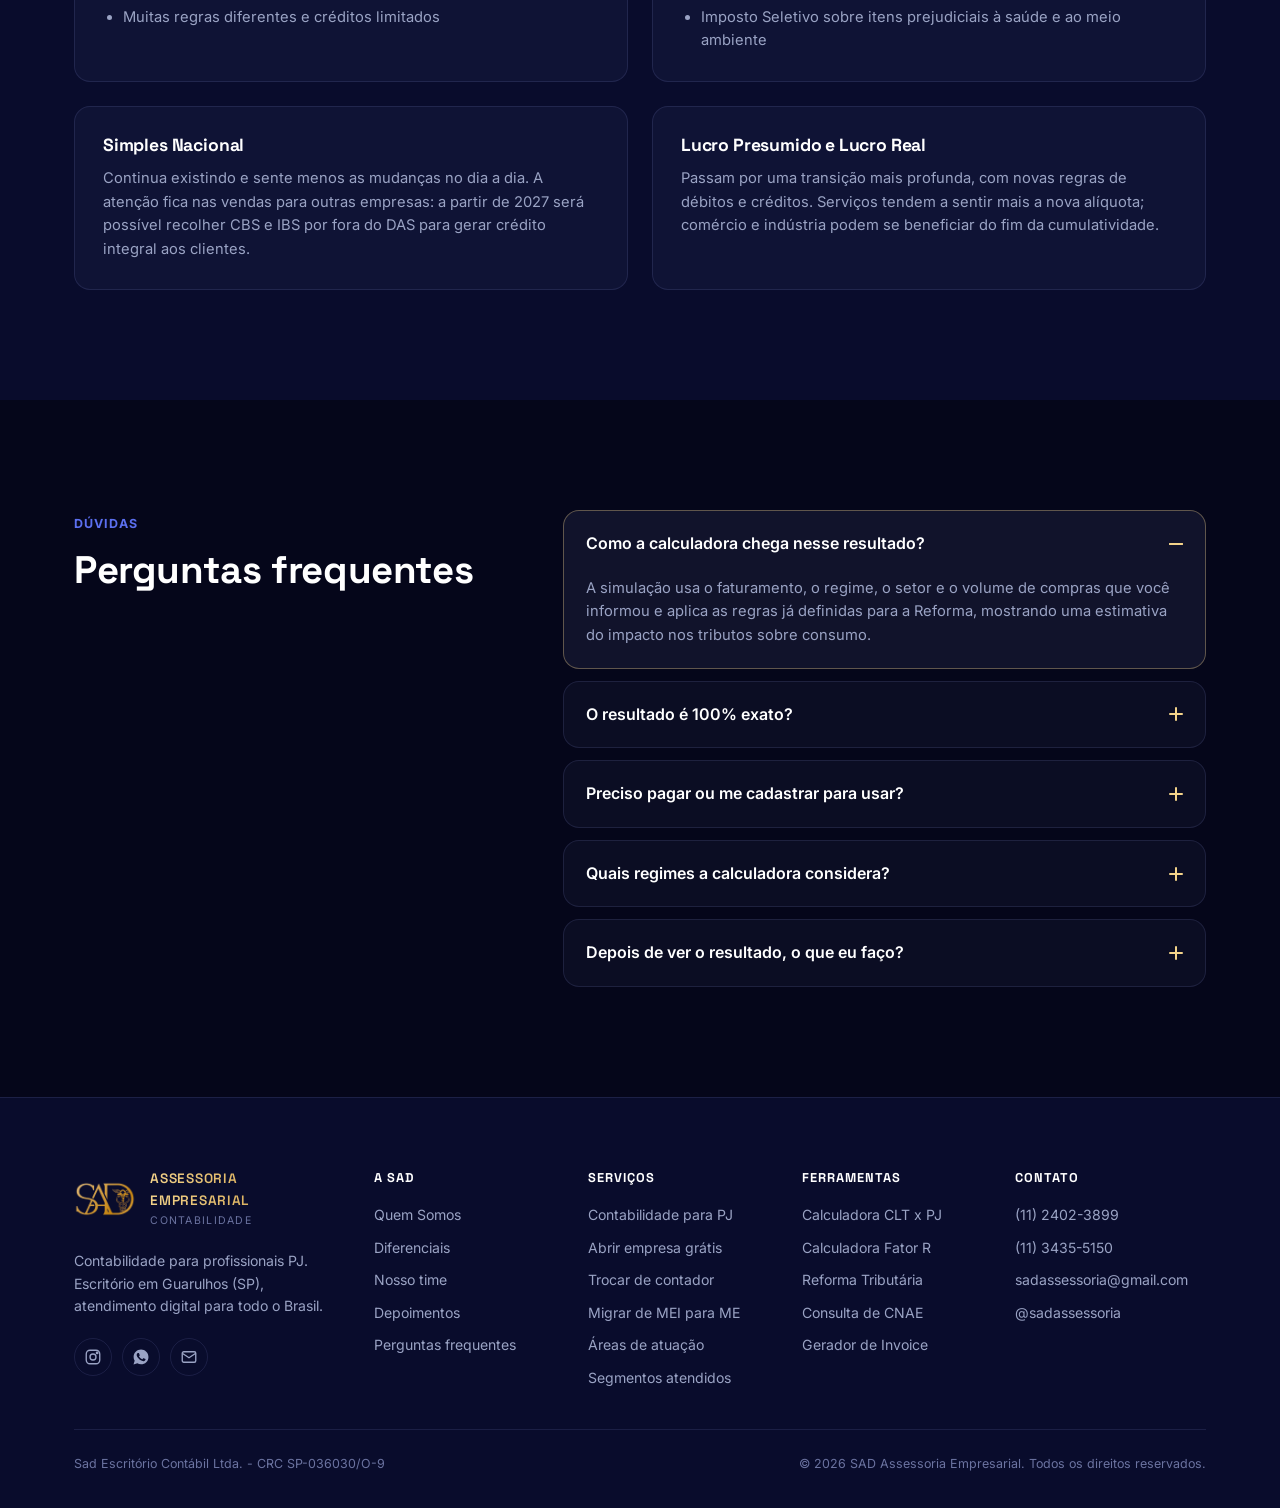
<file: ferramentas/calculadora-reforma-tributaria.html>
<!DOCTYPE html>
<html lang="pt-BR">
<head>
<meta charset="UTF-8">
<meta name="viewport" content="width=device-width, initial-scale=1.0">
<title>Calculadora da Reforma Tributária | SAD Assessoria Empresarial</title>
<meta name="description" content="Simule o impacto da Reforma Tributária (CBS e IBS) na sua empresa. Calculadora gratuita da SAD Assessoria.">
<link rel="icon" type="image/png" href="../assets/favicon.png">
<link rel="apple-touch-icon" href="../assets/favicon.png">
<link rel="preconnect" href="https://fonts.googleapis.com">
<link rel="preconnect" href="https://fonts.gstatic.com" crossorigin>
<link href="https://fonts.googleapis.com/css2?family=Space+Grotesk:wght@500;600;700&family=Inter:wght@400;500;600;700;800&display=swap" rel="stylesheet">
<link rel="stylesheet" href="../css/style.css">
<link rel="stylesheet" href="../css/tools.css">
</head>
<body>

<div class="noise-overlay" aria-hidden="true"></div>

<!-- Ícones reutilizáveis -->
<svg width="0" height="0" style="position:absolute" aria-hidden="true">
  <symbol id="i-check" viewBox="0 0 24 24"><circle cx="12" cy="12" r="10" fill="rgba(243,211,138,0.14)"/><path d="m7.5 12.5 3 3 6-6.5" fill="none" stroke="#f3d38a" stroke-width="2.2" stroke-linecap="round" stroke-linejoin="round"/></symbol>
  <symbol id="i-wa" viewBox="0 0 24 24"><path fill="currentColor" d="M12.04 2C6.58 2 2.13 6.45 2.13 11.91c0 1.87.5 3.62 1.44 5.14L2 22l5.1-1.53a9.87 9.87 0 0 0 4.94 1.32h.01c5.46 0 9.91-4.45 9.91-9.91C21.96 6.45 17.5 2 12.04 2Zm5.8 14.16c-.24.68-1.4 1.3-1.94 1.38-.5.08-1.12.11-1.8-.12-.42-.13-.96-.31-1.66-.6-2.92-1.26-4.82-4.2-4.97-4.4-.14-.19-1.2-1.59-1.2-3.03 0-1.44.75-2.15 1.02-2.44.27-.29.6-.36.8-.36.2 0 .4 0 .57.01.18.01.43-.07.67.51.24.6.83 2.06.9 2.21.07.15.12.33.02.53-.1.19-.15.31-.3.48-.15.17-.31.38-.44.51-.15.15-.3.31-.13.6.17.29.76 1.25 1.63 2.03 1.12 1 2.06 1.31 2.35 1.46.29.15.46.13.63-.08.17-.2.72-.84.91-1.13.19-.29.38-.24.63-.14.26.1 1.63.77 1.91.91.29.15.48.22.55.34.07.13.07.7-.17 1.38Z"/></symbol>
  <symbol id="i-star" viewBox="0 0 24 24"><path fill="currentColor" d="M12 2l3 6 6.5.9-4.7 4.6 1.1 6.5L12 17l-5.9 3 1.1-6.5L2.5 8.9 9 8l3-6Z"/></symbol>
</svg>

<!-- ===== HEADER ===== -->
<header class="site-header" id="header">
  <div class="container header-inner">
    <a href="../index.html" class="brand">
      <img class="brand-logo" src="../assets/logo-sad.png" alt="SAD Assessoria Empresarial">
      <span class="brand-text">
        <strong>Assessoria Empresarial</strong>
        <small>Contabilidade</small>
      </span>
    </a>

    <nav class="main-nav" id="mainNav">
      <a href="../contabilidade-para-pj.html">Para PJ</a>
      <a href="../index.html#servicos">Serviços</a>
      <a href="../index.html#segmentos">Segmentos</a>
      <a href="../index.html#como-funciona">Como funciona</a>
      <a href="index.html" class="active" aria-current="page">Ferramentas</a>
      <a href="../index.html#sobre">Quem Somos</a>
      <a href="../index.html#contato">Contato</a>
    </nav>

    <div class="header-actions">
      <a class="btn btn-ghost btn-sm" href="https://vip.acessorias.com/sadassessoriaempresarial">Área Restrita</a>
      <a class="btn btn-primary btn-sm" href="https://wa.me/551124023899?text=Ol%C3%A1%21%20Sou%20PJ%20%2F%20vou%20virar%20PJ%20e%20quero%20abrir%20meu%20CNPJ." target="_blank" rel="noopener">
        <svg width="16" height="16" viewBox="0 0 24 24" fill="currentColor" aria-hidden="true"><path d="M12.04 2C6.58 2 2.13 6.45 2.13 11.91c0 1.87.5 3.62 1.44 5.14L2 22l5.1-1.53a9.87 9.87 0 0 0 4.94 1.32h.01c5.46 0 9.91-4.45 9.91-9.91C21.96 6.45 17.5 2 12.04 2Zm5.8 14.16c-.24.68-1.4 1.3-1.94 1.38-.5.08-1.12.11-1.8-.12-.42-.13-.96-.31-1.66-.6-2.92-1.26-4.82-4.2-4.97-4.4-.14-.19-1.2-1.59-1.2-3.03 0-1.44.75-2.15 1.02-2.44.27-.29.6-.36.8-.36.2 0 .4 0 .57.01.18.01.43-.07.67.51.24.6.83 2.06.9 2.21.07.15.12.33.02.53-.1.19-.15.31-.3.48-.15.17-.31.38-.44.51-.15.15-.3.31-.13.6.17.29.76 1.25 1.63 2.03 1.12 1 2.06 1.31 2.35 1.46.29.15.46.13.63-.08.17-.2.72-.84.91-1.13.19-.29.38-.24.63-.14.26.1 1.63.77 1.91.91.29.15.48.22.55.34.07.13.07.7-.17 1.38Z"/></svg>
        <span class="btn-label">Abrir CNPJ grátis</span>
      </a>
    </div>

    <button class="nav-toggle" id="navToggle" aria-label="Abrir menu" aria-expanded="false">
      <span></span><span></span><span></span>
    </button>
  </div>
</header>

<main>
<!-- ===== TOPO DA PÁGINA ===== -->
<section class="page-hero">
  <div class="hero-grid" aria-hidden="true"></div>
  <div class="hero-glow hero-glow-a" aria-hidden="true"></div>
  <div class="container">
    <nav class="breadcrumb" aria-label="Você está em"><a href="../index.html">Início</a> <span aria-hidden="true">/</span> <a href="index.html">Ferramentas</a> <span aria-hidden="true">/</span> <span>Reforma Tributária</span></nav>
    <h1>Descubra quanto de imposto você vai pagar com a <span class="text-gradient">Reforma Tributária</span></h1>
    <p class="hero-lead">Estime os impactos da mudança no seu negócio e tome decisões com mais previsibilidade para o futuro da sua empresa.</p>
  </div>
</section>

<section class="tool-section">
  <div class="container">
    <form class="tool-card" id="rtForm" novalidate>
      <span class="section-tag">Calculadora da Reforma Tributária</span>
      <h2>Vamos entender o perfil da sua empresa?</h2>
      <p>Responda às perguntas abaixo com as informações do cenário atual do seu CNPJ.</p>

      <ol class="stepper" id="rtStepper">
        <li class="current">Sua empresa</li><li>Regime</li><li>Atividade</li><li>Clientes</li>
      </ol>

      <div class="q-step" data-step="1">
        <h3>Você já tem empresa aberta?</h3>
        <p>Isso ajuda a personalizar a sua simulação desde o começo.</p>
        <div class="options"><label class="option"><input type="radio" name="empresa" value="sim"><span>Sim, já tenho</span></label><label class="option"><input type="radio" name="empresa" value="nao"><span>Ainda vou abrir</span></label></div>
      </div>

      <div class="q-step" data-step="2" hidden>
        <h3>Qual é o regime tributário?</h3>
        <p>Se ainda não tem empresa, escolha o regime que pretende usar.</p>
        <div class="options"><label class="option"><input type="radio" name="regime" value="simples"><span>Simples Nacional<small>Micro e pequenas empresas</small></span></label><label class="option"><input type="radio" name="regime" value="presumido"><span>Lucro Presumido<small>Faturamento até R$ 78 milhões/ano</small></span></label><label class="option"><input type="radio" name="regime" value="naosei"><span>Não sei<small>Mostramos os dois cenários</small></span></label></div>
      </div>

      <div class="q-step" data-step="3" hidden>
        <h3>O que a sua empresa faz e quanto fatura?</h3>
        <p>Algumas atividades terão alíquota reduzida na Reforma.</p>
        <div class="options">
          <label class="option"><input type="radio" name="setor" value="servicos"><span>Serviços em geral<small>Consultoria, TI, marketing, etc.</small></span></label>
          <label class="option"><input type="radio" name="setor" value="regulamentada"><span>Profissão regulamentada<small>Advocacia, engenharia, arquitetura, contabilidade… (−30%)</small></span></label>
          <label class="option"><input type="radio" name="setor" value="saude"><span>Saúde ou educação<small>Médicos, dentistas, psicólogos, escolas… (−60%)</small></span></label>
          <label class="option"><input type="radio" name="setor" value="comercio"><span>Comércio<small>Lojas físicas e e-commerce</small></span></label>
          <label class="option"><input type="radio" name="setor" value="industria"><span>Indústria<small>Fabricação e transformação</small></span></label>
        </div>
        <div class="tool-grid cols-2" style="margin-top:18px">
          <label class="field"><span>Faturamento médio mensal*</span><input type="text" name="faturamento" data-money placeholder="R$ 0,00"></label>
          <label class="field"><span>Compras de fornecedores e insumos</span>
            <select name="compras">
              <option value="0.05">Até 10% do faturamento</option>
              <option value="0.2" selected>Entre 10% e 30%</option>
              <option value="0.4">Entre 30% e 50%</option>
              <option value="0.6">Entre 50% e 70%</option>
              <option value="0.75">Mais de 70%</option>
            </select>
            <small>Na Reforma, essas compras geram crédito de imposto.</small>
          </label>
        </div>
      </div>

      <div class="q-step" data-step="4" hidden>
        <h3>Quem são os seus principais clientes?</h3>
        <p>Isso muda muito o efeito da Reforma no seu preço.</p>
        <div class="options"><label class="option"><input type="radio" name="clientes" value="b2b"><span>Outras empresas<small>Venda B2B</small></span></label><label class="option"><input type="radio" name="clientes" value="b2c"><span>Consumidores finais<small>Pessoas físicas</small></span></label><label class="option"><input type="radio" name="clientes" value="ambos"><span>Os dois<small>Empresas e pessoas físicas</small></span></label></div>
      </div>

      <p class="form-error" id="rtError" role="alert" hidden>Escolha uma opção para continuar.</p>
      <div class="step-nav">
        <button type="button" class="btn btn-ghost btn-sm" id="rtPrev" hidden>← Voltar</button>
        <button type="button" class="btn btn-primary btn-sm" id="rtNext" style="margin-left:auto">Próximo →</button>
      </div>

      <div class="result" id="rtResult" hidden aria-live="polite">
        <div class="result-head"><h3>Sua simulação</h3><button type="button" class="btn btn-ghost btn-sm" id="rtRestart">Refazer simulação</button></div>
        <div id="rtBody"></div>
        <h4 style="color:#fff;margin:30px 0 12px;font-family:'Space Grotesk',sans-serif">Calendário da transição</h4>
        <div class="timeline">
          <div class="tl-item"><strong>2026</strong><span>Ano de teste: CBS de 0,9% e IBS de 0,1% destacados na nota, compensáveis.</span></div>
          <div class="tl-item"><strong>2027</strong><span>CBS entra em vigor e PIS/Cofins são extintos. Começa o Imposto Seletivo.</span></div>
          <div class="tl-item"><strong>2028</strong><span>CBS plena; IBS segue com alíquota de teste.</span></div>
          <div class="tl-item"><strong>2029 a 2032</strong><span>ICMS e ISS caem gradualmente (10% a 40%) enquanto o IBS sobe.</span></div>
          <div class="tl-item"><strong>2033</strong><span>Novo sistema completo: ICMS e ISS deixam de existir.</span></div>
        </div>
        <p class="disclaimer">Estimativa educativa, considerando apenas os tributos sobre consumo (PIS, Cofins, ISS/ICMS × CBS/IBS). Premissas: alíquota de referência combinada de 28% (o valor definitivo ainda será fixado), ISS de 5%, ICMS efetivo de 18% sobre a margem, crédito integral nas compras e Fator R atendido para serviços no Simples. IRPJ, CSLL e encargos sobre a folha não mudam com a Reforma e não entram na conta.</p>
    <div class="result-cta result-cta-pj">
      <div>
        <strong>Seu CNPJ pode sair grátis.*</strong>
        <p>Quer uma simulação exata com um contador?</p>
      </div>
      <a class="btn btn-primary btn-sm btn-glow" href="https://wa.me/551124023899?text=Ol%C3%A1%21%20Fiz%20a%20simula%C3%A7%C3%A3o%20da%20Reforma%20Tribut%C3%A1ria%20no%20site.%20Sou%20PJ%20%2F%20vou%20virar%20PJ%20e%20quero%20abrir%20meu%20CNPJ." target="_blank" rel="noopener"><svg width="16" height="16"><use href="#i-wa"/></svg> Quero falar no WhatsApp</a>
    </div>
    <p class="cta-note" style="margin:10px 0 0;max-width:none">* Abertura sem cobrança de honorários mediante contratação da contabilidade mensal, com prazo mínimo de contrato. Taxas de órgãos públicos podem ser cobradas conforme o município. Consulte as condições pelo WhatsApp.</p>
      </div>
    </form>
  </div>
</section>

<section class="section section-alt">
  <div class="container">
    <div class="section-head" data-reveal>
      <span class="section-tag">O que muda na prática</span>
      <h2>Quais as mudanças da Reforma Tributária?</h2>
      <p>A Reforma substitui, de forma gradual até 2033, PIS, Cofins, ICMS e ISS por dois novos impostos: a CBS (federal) e o IBS (estados e municípios). O objetivo é acabar com a cobrança em cascata e simplificar o sistema.</p>
    </div>
    <div class="info-grid">
      <div class="info-card" data-reveal>
        <h3>Antes: cobrança em cascata</h3>
        <ul><li>PIS e Cofins (federais)</li><li>ICMS (estadual)</li><li>ISS (municipal)</li><li>Muitas regras diferentes e créditos limitados</li></ul>
      </div>
      <div class="info-card" data-reveal data-reveal-delay="80">
        <h3>Depois: imposto sobre valor agregado</h3>
        <ul><li>CBS - competência federal</li><li>IBS - estados e municípios juntos</li><li>Crédito amplo sobre as compras da empresa</li><li>Imposto Seletivo sobre itens prejudiciais à saúde e ao meio ambiente</li></ul>
      </div>
      <div class="info-card" data-reveal>
        <h3>Simples Nacional</h3>
        <p>Continua existindo e sente menos as mudanças no dia a dia. A atenção fica nas vendas para outras empresas: a partir de 2027 será possível recolher CBS e IBS por fora do DAS para gerar crédito integral aos clientes.</p>
      </div>
      <div class="info-card" data-reveal data-reveal-delay="80">
        <h3>Lucro Presumido e Lucro Real</h3>
        <p>Passam por uma transição mais profunda, com novas regras de débitos e créditos. Serviços tendem a sentir mais a nova alíquota; comércio e indústria podem se beneficiar do fim da cumulatividade.</p>
      </div>
    </div>
  </div>
</section>

<section class="section" id="duvidas">
  <div class="container faq-wrap">
    <div class="section-head left" data-reveal>
      <span class="section-tag">Dúvidas</span>
      <h2>Perguntas frequentes</h2>
    </div>
    <div class="faq-list" data-reveal>
      <details class="faq-item" open><summary>Como a calculadora chega nesse resultado?<span class="faq-icon" aria-hidden="true"></span></summary><div class="faq-body"><p>A simulação usa o faturamento, o regime, o setor e o volume de compras que você informou e aplica as regras já definidas para a Reforma, mostrando uma estimativa do impacto nos tributos sobre consumo.</p></div></details>
      <details class="faq-item"><summary>O resultado é 100% exato?<span class="faq-icon" aria-hidden="true"></span></summary><div class="faq-body"><p>Não. É uma estimativa baseada nas regras publicadas e em premissas simplificadas. As alíquotas definitivas ainda serão fixadas. Para uma análise precisa do seu CNPJ, conte com um especialista.</p></div></details>
      <details class="faq-item"><summary>Preciso pagar ou me cadastrar para usar?<span class="faq-icon" aria-hidden="true"></span></summary><div class="faq-body"><p>Não. A calculadora é gratuita, funciona direto no seu navegador e não pede dados de contato.</p></div></details>
      <details class="faq-item"><summary>Quais regimes a calculadora considera?<span class="faq-icon" aria-hidden="true"></span></summary><div class="faq-body"><p>O Simples Nacional e o Lucro Presumido, os regimes mais comuns entre micro e pequenas empresas.</p></div></details>
      <details class="faq-item"><summary>Depois de ver o resultado, o que eu faço?<span class="faq-icon" aria-hidden="true"></span></summary><div class="faq-body"><p>Use a simulação como ponto de partida e fale com a SAD. Podemos avaliar preços, contratos, regime tributário e a melhor estratégia para a transição.</p></div></details>
    </div>
  </div>
</section>
</main>

<!-- ===== FOOTER ===== -->
<footer class="site-footer">
  <div class="container">
    <div class="footer-top">
      <div class="footer-brand-col">
        <div class="footer-brand">
          <img class="brand-logo footer-logo" src="../assets/logo-sad.png" alt="SAD Assessoria Empresarial">
          <div>
            <strong>Assessoria Empresarial</strong>
            <p>Contabilidade</p>
          </div>
        </div>
        <p class="footer-about">Contabilidade para profissionais PJ. Escritório em Guarulhos (SP), atendimento digital para todo o Brasil.</p>
        <div class="footer-social">
          <a href="https://instagram.com/sadassessoria" target="_blank" rel="noopener" aria-label="Instagram da SAD"><svg width="18" height="18" viewBox="0 0 24 24" fill="none" stroke="currentColor" stroke-width="1.8"><rect x="3" y="3" width="18" height="18" rx="5"/><circle cx="12" cy="12" r="4"/><circle cx="17.5" cy="6.5" r="1"/></svg></a>
          <a href="https://wa.me/551124023899" target="_blank" rel="noopener" aria-label="WhatsApp da SAD"><svg width="18" height="18"><use href="#i-wa"/></svg></a>
          <a href="mailto:sadassessoria@gmail.com" aria-label="E-mail da SAD"><svg width="18" height="18" viewBox="0 0 24 24" fill="none" stroke="currentColor" stroke-width="1.8"><rect x="3" y="5" width="18" height="14" rx="2"/><path d="m3 7 9 6 9-6"/></svg></a>
        </div>
      </div>

      <nav class="footer-col" aria-label="Institucional">
        <h4>A SAD</h4>
        <a href="../index.html#sobre">Quem Somos</a>
        <a href="../index.html#diferenciais">Diferenciais</a>
        <a href="../index.html#equipe">Nosso time</a>
        <a href="../index.html#depoimentos">Depoimentos</a>
        <a href="../index.html#duvidas">Perguntas frequentes</a>
      </nav>

      <nav class="footer-col" aria-label="Serviços">
        <h4>Serviços</h4>
        <a href="../contabilidade-para-pj.html">Contabilidade para PJ</a>
        <a href="../index.html#como-funciona" data-open-tab="abrir">Abrir empresa grátis</a>
        <a href="../index.html#como-funciona" data-open-tab="trocar">Trocar de contador</a>
        <a href="../index.html#como-funciona" data-open-tab="mei">Migrar de MEI para ME</a>
        <a href="../index.html#servicos">Áreas de atuação</a>
        <a href="../index.html#segmentos">Segmentos atendidos</a>
      </nav>

      <nav class="footer-col" aria-label="Ferramentas">
        <h4>Ferramentas</h4>
        <a href="calculadora-clt-pj.html">Calculadora CLT x PJ</a>
        <a href="calculadora-fator-r.html">Calculadora Fator R</a>
        <a href="calculadora-reforma-tributaria.html">Reforma Tributária</a>
        <a href="consulta-cnae.html">Consulta de CNAE</a>
        <a href="gerador-de-invoice.html">Gerador de Invoice</a>
      </nav>


      <div class="footer-col">
        <h4>Contato</h4>
        <a href="https://wa.me/551124023899" target="_blank" rel="noopener">(11) 2402-3899</a>
        <a href="tel:+551134355150">(11) 3435-5150</a>
        <a href="mailto:sadassessoria@gmail.com">sadassessoria@gmail.com</a>
        <a href="https://instagram.com/sadassessoria" target="_blank" rel="noopener">@sadassessoria</a>
      </div>
    </div>

    <div class="footer-bottom">
      <p>Sad Escritório Contábil Ltda. - CRC SP-036030/O-9</p>
      <p class="footer-copy">&copy; <span id="year"></span> SAD Assessoria Empresarial. Todos os direitos reservados.</p>
    </div>
  </div>
</footer>

<a class="whatsapp-fab" href="https://wa.me/551124023899" target="_blank" rel="noopener" aria-label="Falar no WhatsApp">
  <svg width="26" height="26" viewBox="0 0 24 24" fill="currentColor"><path d="M12.04 2C6.58 2 2.13 6.45 2.13 11.91c0 1.87.5 3.62 1.44 5.14L2 22l5.1-1.53a9.87 9.87 0 0 0 4.94 1.32h.01c5.46 0 9.91-4.45 9.91-9.91C21.96 6.45 17.5 2 12.04 2Zm5.8 14.16c-.24.68-1.4 1.3-1.94 1.38-.5.08-1.12.11-1.8-.12-.42-.13-.96-.31-1.66-.6-2.92-1.26-4.82-4.2-4.97-4.4-.14-.19-1.2-1.59-1.2-3.03 0-1.44.75-2.15 1.02-2.44.27-.29.6-.36.8-.36.2 0 .4 0 .57.01.18.01.43-.07.67.51.24.6.83 2.06.9 2.21.07.15.12.33.02.53-.1.19-.15.31-.3.48-.15.17-.31.38-.44.51-.15.15-.3.31-.13.6.17.29.76 1.25 1.63 2.03 1.12 1 2.06 1.31 2.35 1.46.29.15.46.13.63-.08.17-.2.72-.84.91-1.13.19-.29.38-.24.63-.14.26.1 1.63.77 1.91.91.29.15.48.22.55.34.07.13.07.7-.17 1.38Z"/></svg>
</a>

<script src="../js/main.js"></script>
<script src="../js/tools/impostos.js"></script>
<script src="../js/tools/reforma.js"></script>
</body>
</html>
</file>
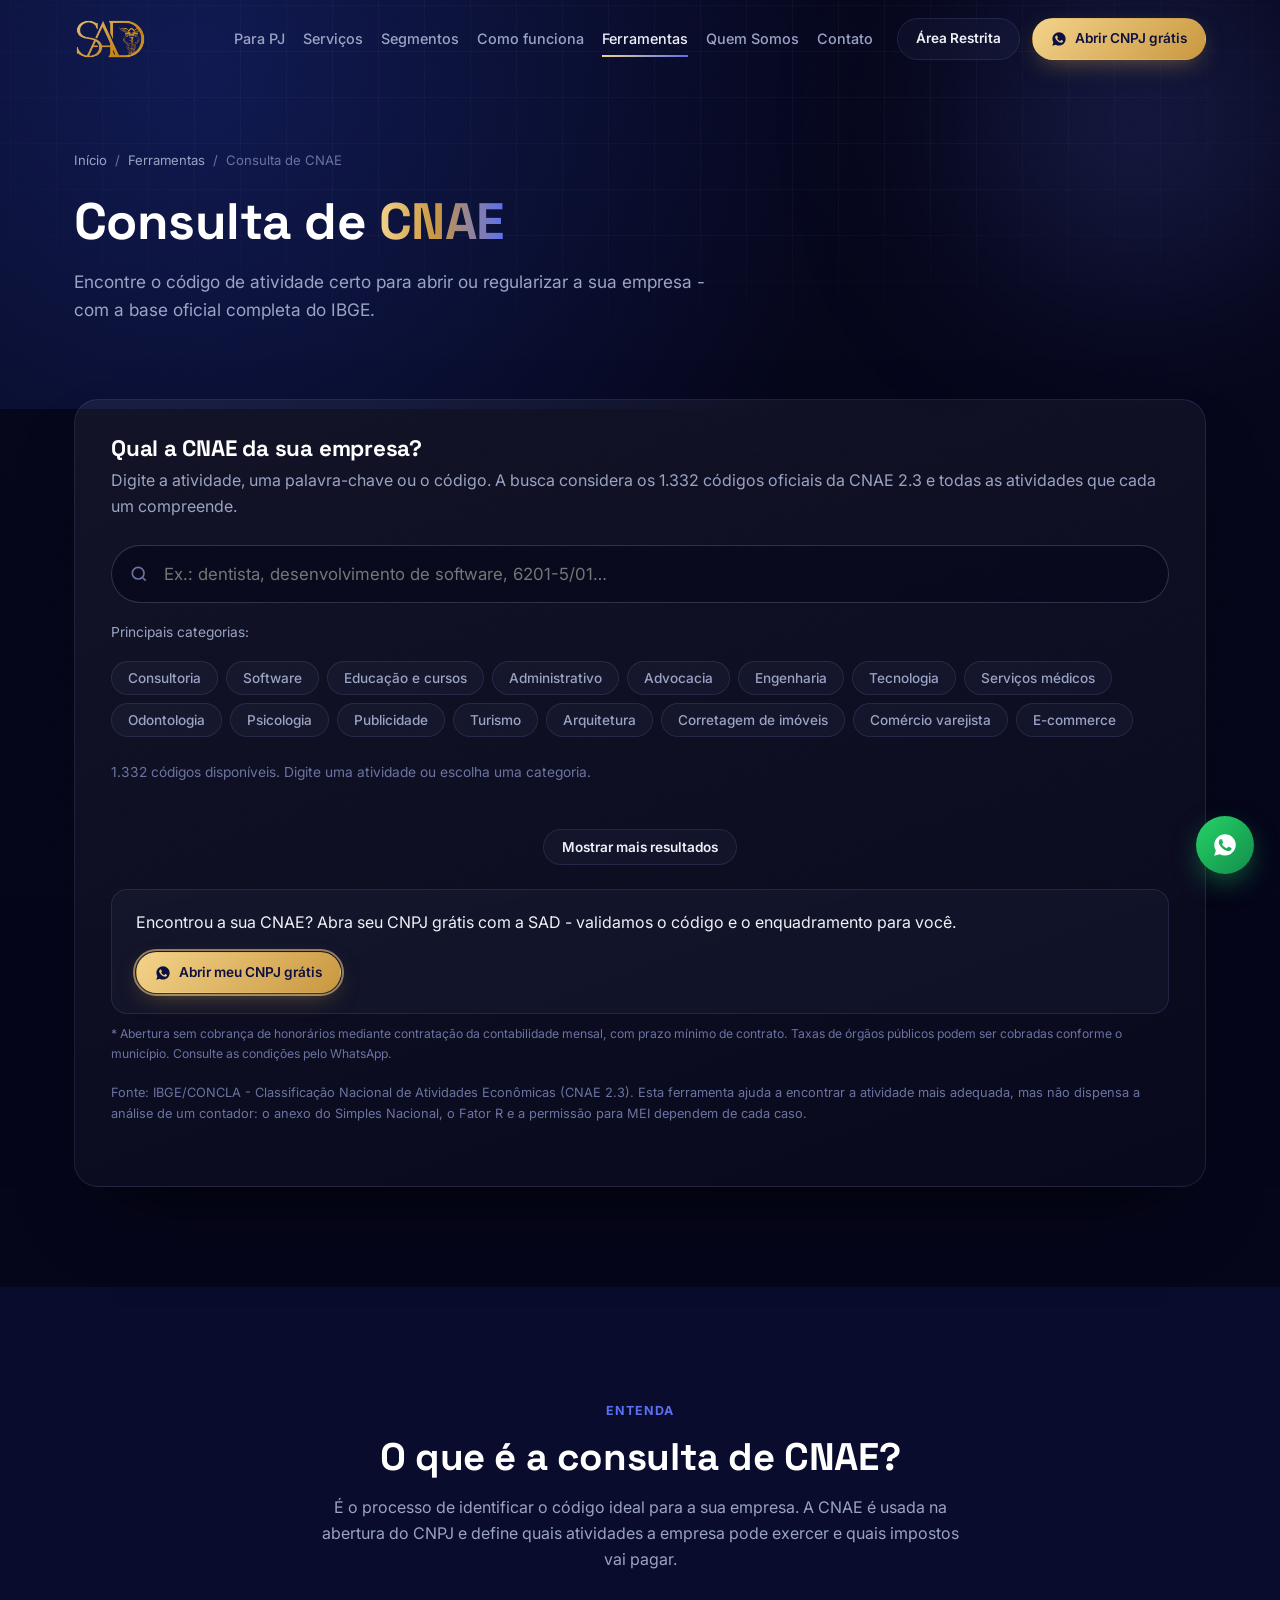
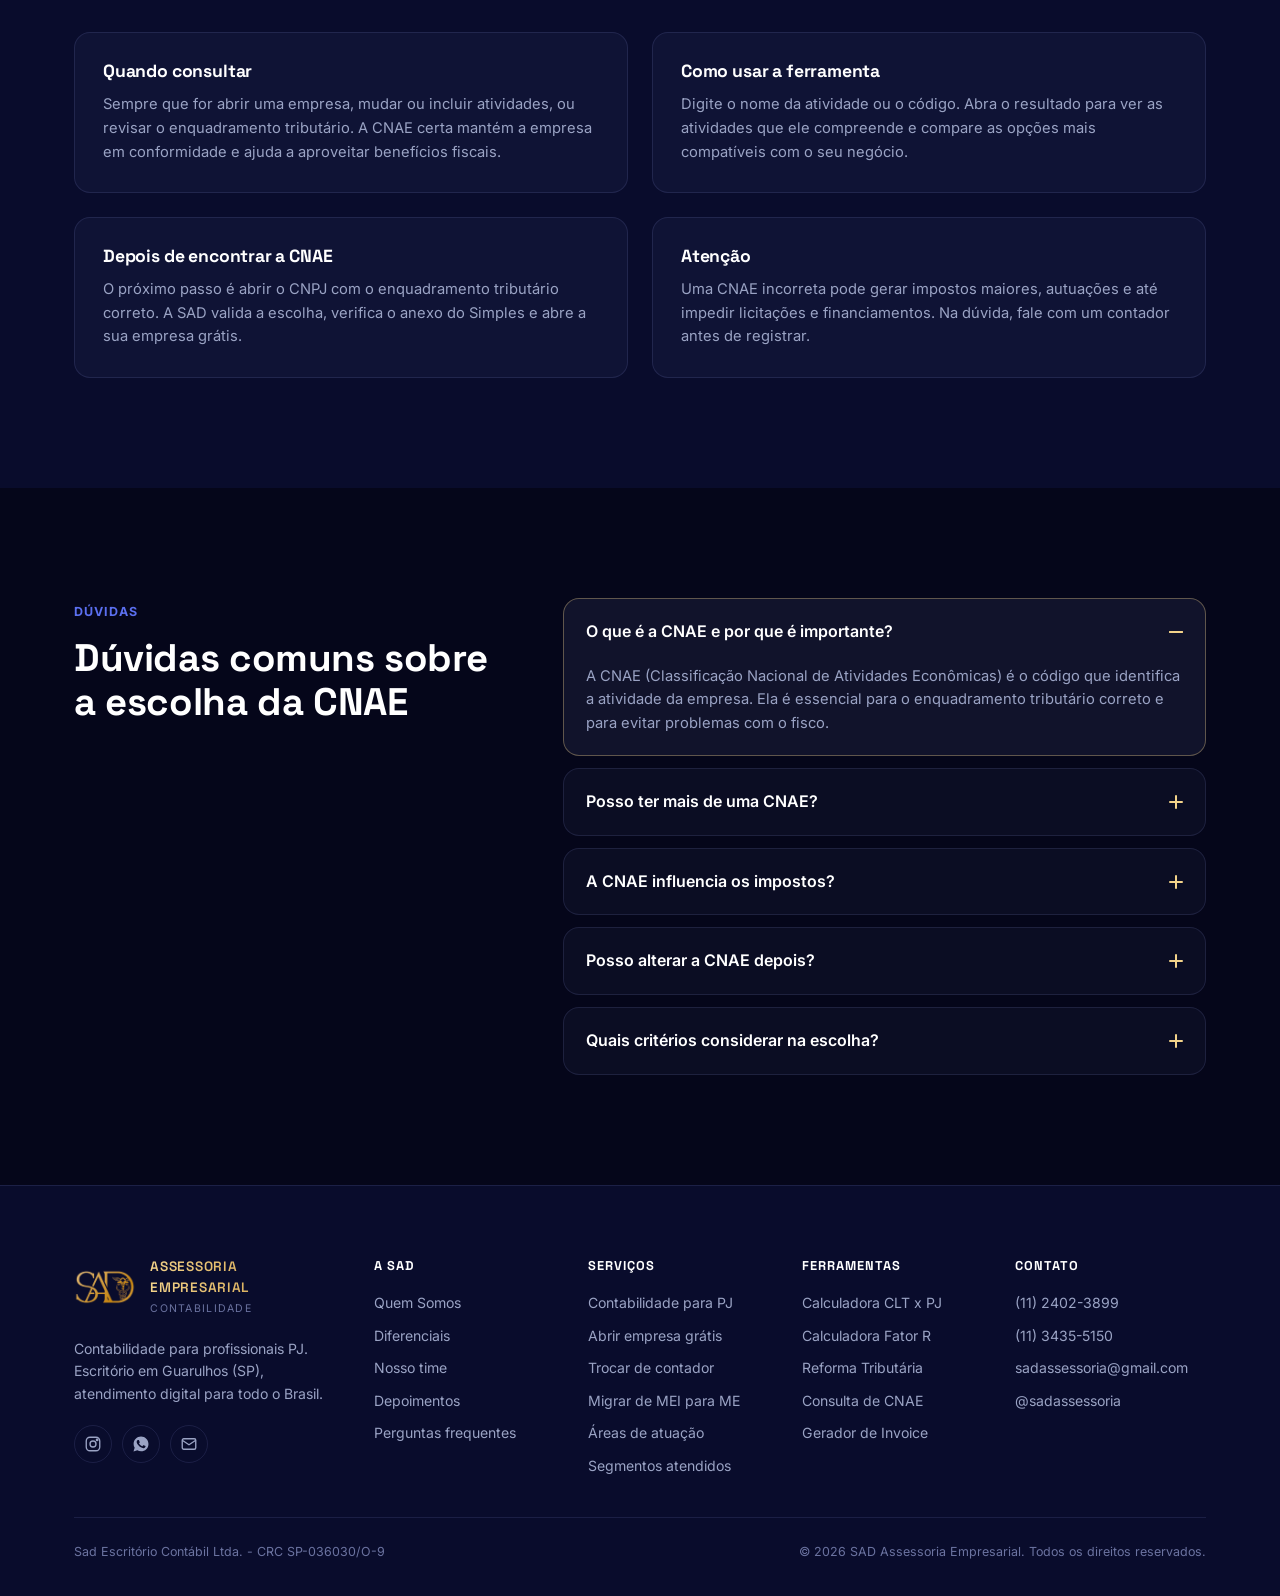
<file: ferramentas/consulta-cnae.html>
<!DOCTYPE html>
<html lang="pt-BR">
<head>
<meta charset="UTF-8">
<meta name="viewport" content="width=device-width, initial-scale=1.0">
<title>Consulta de CNAE | SAD Assessoria Empresarial</title>
<meta name="description" content="Consulte gratuitamente todos os códigos CNAE oficiais do IBGE por atividade, palavra-chave ou número. Ferramenta da SAD Assessoria.">
<link rel="icon" type="image/png" href="../assets/favicon.png">
<link rel="apple-touch-icon" href="../assets/favicon.png">
<link rel="preconnect" href="https://fonts.googleapis.com">
<link rel="preconnect" href="https://fonts.gstatic.com" crossorigin>
<link href="https://fonts.googleapis.com/css2?family=Space+Grotesk:wght@500;600;700&family=Inter:wght@400;500;600;700;800&display=swap" rel="stylesheet">
<link rel="stylesheet" href="../css/style.css">
<link rel="stylesheet" href="../css/tools.css">
</head>
<body>

<div class="noise-overlay" aria-hidden="true"></div>

<!-- Ícones reutilizáveis -->
<svg width="0" height="0" style="position:absolute" aria-hidden="true">
  <symbol id="i-check" viewBox="0 0 24 24"><circle cx="12" cy="12" r="10" fill="rgba(243,211,138,0.14)"/><path d="m7.5 12.5 3 3 6-6.5" fill="none" stroke="#f3d38a" stroke-width="2.2" stroke-linecap="round" stroke-linejoin="round"/></symbol>
  <symbol id="i-wa" viewBox="0 0 24 24"><path fill="currentColor" d="M12.04 2C6.58 2 2.13 6.45 2.13 11.91c0 1.87.5 3.62 1.44 5.14L2 22l5.1-1.53a9.87 9.87 0 0 0 4.94 1.32h.01c5.46 0 9.91-4.45 9.91-9.91C21.96 6.45 17.5 2 12.04 2Zm5.8 14.16c-.24.68-1.4 1.3-1.94 1.38-.5.08-1.12.11-1.8-.12-.42-.13-.96-.31-1.66-.6-2.92-1.26-4.82-4.2-4.97-4.4-.14-.19-1.2-1.59-1.2-3.03 0-1.44.75-2.15 1.02-2.44.27-.29.6-.36.8-.36.2 0 .4 0 .57.01.18.01.43-.07.67.51.24.6.83 2.06.9 2.21.07.15.12.33.02.53-.1.19-.15.31-.3.48-.15.17-.31.38-.44.51-.15.15-.3.31-.13.6.17.29.76 1.25 1.63 2.03 1.12 1 2.06 1.31 2.35 1.46.29.15.46.13.63-.08.17-.2.72-.84.91-1.13.19-.29.38-.24.63-.14.26.1 1.63.77 1.91.91.29.15.48.22.55.34.07.13.07.7-.17 1.38Z"/></symbol>
  <symbol id="i-star" viewBox="0 0 24 24"><path fill="currentColor" d="M12 2l3 6 6.5.9-4.7 4.6 1.1 6.5L12 17l-5.9 3 1.1-6.5L2.5 8.9 9 8l3-6Z"/></symbol>
</svg>

<!-- ===== HEADER ===== -->
<header class="site-header" id="header">
  <div class="container header-inner">
    <a href="../index.html" class="brand">
      <img class="brand-logo" src="../assets/logo-sad.png" alt="SAD Assessoria Empresarial">
      <span class="brand-text">
        <strong>Assessoria Empresarial</strong>
        <small>Contabilidade</small>
      </span>
    </a>

    <nav class="main-nav" id="mainNav">
      <a href="../contabilidade-para-pj.html">Para PJ</a>
      <a href="../index.html#servicos">Serviços</a>
      <a href="../index.html#segmentos">Segmentos</a>
      <a href="../index.html#como-funciona">Como funciona</a>
      <a href="index.html" class="active" aria-current="page">Ferramentas</a>
      <a href="../index.html#sobre">Quem Somos</a>
      <a href="../index.html#contato">Contato</a>
    </nav>

    <div class="header-actions">
      <a class="btn btn-ghost btn-sm" href="https://vip.acessorias.com/sadassessoriaempresarial">Área Restrita</a>
      <a class="btn btn-primary btn-sm" href="https://wa.me/551124023899?text=Ol%C3%A1%21%20Sou%20PJ%20%2F%20vou%20virar%20PJ%20e%20quero%20abrir%20meu%20CNPJ." target="_blank" rel="noopener">
        <svg width="16" height="16" viewBox="0 0 24 24" fill="currentColor" aria-hidden="true"><path d="M12.04 2C6.58 2 2.13 6.45 2.13 11.91c0 1.87.5 3.62 1.44 5.14L2 22l5.1-1.53a9.87 9.87 0 0 0 4.94 1.32h.01c5.46 0 9.91-4.45 9.91-9.91C21.96 6.45 17.5 2 12.04 2Zm5.8 14.16c-.24.68-1.4 1.3-1.94 1.38-.5.08-1.12.11-1.8-.12-.42-.13-.96-.31-1.66-.6-2.92-1.26-4.82-4.2-4.97-4.4-.14-.19-1.2-1.59-1.2-3.03 0-1.44.75-2.15 1.02-2.44.27-.29.6-.36.8-.36.2 0 .4 0 .57.01.18.01.43-.07.67.51.24.6.83 2.06.9 2.21.07.15.12.33.02.53-.1.19-.15.31-.3.48-.15.17-.31.38-.44.51-.15.15-.3.31-.13.6.17.29.76 1.25 1.63 2.03 1.12 1 2.06 1.31 2.35 1.46.29.15.46.13.63-.08.17-.2.72-.84.91-1.13.19-.29.38-.24.63-.14.26.1 1.63.77 1.91.91.29.15.48.22.55.34.07.13.07.7-.17 1.38Z"/></svg>
        <span class="btn-label">Abrir CNPJ grátis</span>
      </a>
    </div>

    <button class="nav-toggle" id="navToggle" aria-label="Abrir menu" aria-expanded="false">
      <span></span><span></span><span></span>
    </button>
  </div>
</header>

<main>
<!-- ===== TOPO DA PÁGINA ===== -->
<section class="page-hero">
  <div class="hero-grid" aria-hidden="true"></div>
  <div class="hero-glow hero-glow-a" aria-hidden="true"></div>
  <div class="container">
    <nav class="breadcrumb" aria-label="Você está em"><a href="../index.html">Início</a> <span aria-hidden="true">/</span> <a href="index.html">Ferramentas</a> <span aria-hidden="true">/</span> <span>Consulta de CNAE</span></nav>
    <h1>Consulta de <span class="text-gradient">CNAE</span></h1>
    <p class="hero-lead">Encontre o código de atividade certo para abrir ou regularizar a sua empresa - com a base oficial completa do IBGE.</p>
  </div>
</section>

<section class="tool-section">
  <div class="container">
    <div class="tool-card">
      <h2>Qual a CNAE da sua empresa?</h2>
      <p>Digite a atividade, uma palavra-chave ou o código. A busca considera os 1.332 códigos oficiais da CNAE 2.3 e todas as atividades que cada um compreende.</p>
      <div class="search-box">
        <svg width="20" height="20" viewBox="0 0 24 24" fill="none" stroke="currentColor" stroke-width="2"><circle cx="11" cy="11" r="7"/><path d="m20 20-3.5-3.5"/></svg>
        <input type="search" id="cnaeQuery" placeholder="Ex.: dentista, desenvolvimento de software, 6201-5/01…" autocomplete="off" aria-label="Buscar CNAE por atividade ou código">
      </div>
      <p style="margin:18px 0 0;font-size:.86rem">Principais categorias:</p>
      <div class="chips" id="cnaeChips">
          <button type="button" class="chip" data-q="consultoria">Consultoria</button>
          <button type="button" class="chip" data-q="software">Software</button>
          <button type="button" class="chip" data-q="ensino">Educação e cursos</button>
          <button type="button" class="chip" data-q="apoio administrativo">Administrativo</button>
          <button type="button" class="chip" data-q="advocacia">Advocacia</button>
          <button type="button" class="chip" data-q="engenharia">Engenharia</button>
          <button type="button" class="chip" data-q="tecnologia da informação">Tecnologia</button>
          <button type="button" class="chip" data-q="médica">Serviços médicos</button>
          <button type="button" class="chip" data-q="odontológica">Odontologia</button>
          <button type="button" class="chip" data-q="psicologia">Psicologia</button>
          <button type="button" class="chip" data-q="publicidade">Publicidade</button>
          <button type="button" class="chip" data-q="turismo">Turismo</button>
          <button type="button" class="chip" data-q="arquitetura">Arquitetura</button>
          <button type="button" class="chip" data-q="corretagem imóveis">Corretagem de imóveis</button>
          <button type="button" class="chip" data-q="comércio varejista">Comércio varejista</button>
          <button type="button" class="chip" data-q="internet">E-commerce</button>
      </div>
      <p class="cnae-meta" id="cnaeMeta" aria-live="polite">Carregando a base de CNAEs…</p>
      <div class="cnae-list" id="cnaeList"></div>
      <div class="load-more"><button type="button" class="btn btn-ghost btn-sm" id="cnaeMore" hidden>Mostrar mais resultados</button></div>
    <div class="result-cta">
      <p>Encontrou a sua CNAE? Abra seu CNPJ grátis com a SAD - validamos o código e o enquadramento para você.</p>
      <a class="btn btn-primary btn-sm btn-glow" href="https://wa.me/551124023899?text=Ol%C3%A1%21%20Sou%20PJ%20%2F%20vou%20virar%20PJ%20e%20quero%20abrir%20meu%20CNPJ." target="_blank" rel="noopener"><svg width="16" height="16"><use href="#i-wa"/></svg> Abrir meu CNPJ grátis</a>
    </div>
    <p class="cta-note" style="margin:10px 0 0;max-width:none">* Abertura sem cobrança de honorários mediante contratação da contabilidade mensal, com prazo mínimo de contrato. Taxas de órgãos públicos podem ser cobradas conforme o município. Consulte as condições pelo WhatsApp.</p>
      <p class="disclaimer">Fonte: IBGE/CONCLA - Classificação Nacional de Atividades Econômicas (CNAE 2.3). Esta ferramenta ajuda a encontrar a atividade mais adequada, mas não dispensa a análise de um contador: o anexo do Simples Nacional, o Fator R e a permissão para MEI dependem de cada caso.</p>
    </div>
  </div>
</section>

<section class="section section-alt">
  <div class="container">
    <div class="section-head" data-reveal>
      <span class="section-tag">Entenda</span>
      <h2>O que é a consulta de CNAE?</h2>
      <p>É o processo de identificar o código ideal para a sua empresa. A CNAE é usada na abertura do CNPJ e define quais atividades a empresa pode exercer e quais impostos vai pagar.</p>
    </div>
    <div class="info-grid">
      <div class="info-card" data-reveal><h3>Quando consultar</h3><p>Sempre que for abrir uma empresa, mudar ou incluir atividades, ou revisar o enquadramento tributário. A CNAE certa mantém a empresa em conformidade e ajuda a aproveitar benefícios fiscais.</p></div>
      <div class="info-card" data-reveal data-reveal-delay="80"><h3>Como usar a ferramenta</h3><p>Digite o nome da atividade ou o código. Abra o resultado para ver as atividades que ele compreende e compare as opções mais compatíveis com o seu negócio.</p></div>
      <div class="info-card" data-reveal><h3>Depois de encontrar a CNAE</h3><p>O próximo passo é abrir o CNPJ com o enquadramento tributário correto. A SAD valida a escolha, verifica o anexo do Simples e abre a sua empresa grátis.</p></div>
      <div class="info-card" data-reveal data-reveal-delay="80"><h3>Atenção</h3><p>Uma CNAE incorreta pode gerar impostos maiores, autuações e até impedir licitações e financiamentos. Na dúvida, fale com um contador antes de registrar.</p></div>
    </div>
  </div>
</section>

<section class="section" id="duvidas">
  <div class="container faq-wrap">
    <div class="section-head left" data-reveal>
      <span class="section-tag">Dúvidas</span>
      <h2>Dúvidas comuns sobre a escolha da CNAE</h2>
    </div>
    <div class="faq-list" data-reveal>
      <details class="faq-item" open><summary>O que é a CNAE e por que é importante?<span class="faq-icon" aria-hidden="true"></span></summary><div class="faq-body"><p>A CNAE (Classificação Nacional de Atividades Econômicas) é o código que identifica a atividade da empresa. Ela é essencial para o enquadramento tributário correto e para evitar problemas com o fisco.</p></div></details>
      <details class="faq-item"><summary>Posso ter mais de uma CNAE?<span class="faq-icon" aria-hidden="true"></span></summary><div class="faq-body"><p>Sim. A empresa tem uma CNAE principal e pode ter várias secundárias, desde que correspondam a atividades realmente exercidas.</p></div></details>
      <details class="faq-item"><summary>A CNAE influencia os impostos?<span class="faq-icon" aria-hidden="true"></span></summary><div class="faq-body"><p>Sim. Ela define o anexo do Simples Nacional, se a atividade está sujeita ao Fator R, a alíquota do ISS ou ICMS e até se a empresa pode ser MEI.</p></div></details>
      <details class="faq-item"><summary>Posso alterar a CNAE depois?<span class="faq-icon" aria-hidden="true"></span></summary><div class="faq-body"><p>Sim, por meio de uma alteração contratual e cadastral nos órgãos competentes. A SAD cuida desse processo para você.</p></div></details>
      <details class="faq-item"><summary>Quais critérios considerar na escolha?<span class="faq-icon" aria-hidden="true"></span></summary><div class="faq-body"><p>A atividade que gera a maior parte da receita, os serviços oferecidos, os planos de crescimento e o impacto tributário de cada opção.</p></div></details>
    </div>
  </div>
</section>
</main>

<!-- ===== FOOTER ===== -->
<footer class="site-footer">
  <div class="container">
    <div class="footer-top">
      <div class="footer-brand-col">
        <div class="footer-brand">
          <img class="brand-logo footer-logo" src="../assets/logo-sad.png" alt="SAD Assessoria Empresarial">
          <div>
            <strong>Assessoria Empresarial</strong>
            <p>Contabilidade</p>
          </div>
        </div>
        <p class="footer-about">Contabilidade para profissionais PJ. Escritório em Guarulhos (SP), atendimento digital para todo o Brasil.</p>
        <div class="footer-social">
          <a href="https://instagram.com/sadassessoria" target="_blank" rel="noopener" aria-label="Instagram da SAD"><svg width="18" height="18" viewBox="0 0 24 24" fill="none" stroke="currentColor" stroke-width="1.8"><rect x="3" y="3" width="18" height="18" rx="5"/><circle cx="12" cy="12" r="4"/><circle cx="17.5" cy="6.5" r="1"/></svg></a>
          <a href="https://wa.me/551124023899" target="_blank" rel="noopener" aria-label="WhatsApp da SAD"><svg width="18" height="18"><use href="#i-wa"/></svg></a>
          <a href="mailto:sadassessoria@gmail.com" aria-label="E-mail da SAD"><svg width="18" height="18" viewBox="0 0 24 24" fill="none" stroke="currentColor" stroke-width="1.8"><rect x="3" y="5" width="18" height="14" rx="2"/><path d="m3 7 9 6 9-6"/></svg></a>
        </div>
      </div>

      <nav class="footer-col" aria-label="Institucional">
        <h4>A SAD</h4>
        <a href="../index.html#sobre">Quem Somos</a>
        <a href="../index.html#diferenciais">Diferenciais</a>
        <a href="../index.html#equipe">Nosso time</a>
        <a href="../index.html#depoimentos">Depoimentos</a>
        <a href="../index.html#duvidas">Perguntas frequentes</a>
      </nav>

      <nav class="footer-col" aria-label="Serviços">
        <h4>Serviços</h4>
        <a href="../contabilidade-para-pj.html">Contabilidade para PJ</a>
        <a href="../index.html#como-funciona" data-open-tab="abrir">Abrir empresa grátis</a>
        <a href="../index.html#como-funciona" data-open-tab="trocar">Trocar de contador</a>
        <a href="../index.html#como-funciona" data-open-tab="mei">Migrar de MEI para ME</a>
        <a href="../index.html#servicos">Áreas de atuação</a>
        <a href="../index.html#segmentos">Segmentos atendidos</a>
      </nav>

      <nav class="footer-col" aria-label="Ferramentas">
        <h4>Ferramentas</h4>
        <a href="calculadora-clt-pj.html">Calculadora CLT x PJ</a>
        <a href="calculadora-fator-r.html">Calculadora Fator R</a>
        <a href="calculadora-reforma-tributaria.html">Reforma Tributária</a>
        <a href="consulta-cnae.html">Consulta de CNAE</a>
        <a href="gerador-de-invoice.html">Gerador de Invoice</a>
      </nav>


      <div class="footer-col">
        <h4>Contato</h4>
        <a href="https://wa.me/551124023899" target="_blank" rel="noopener">(11) 2402-3899</a>
        <a href="tel:+551134355150">(11) 3435-5150</a>
        <a href="mailto:sadassessoria@gmail.com">sadassessoria@gmail.com</a>
        <a href="https://instagram.com/sadassessoria" target="_blank" rel="noopener">@sadassessoria</a>
      </div>
    </div>

    <div class="footer-bottom">
      <p>Sad Escritório Contábil Ltda. - CRC SP-036030/O-9</p>
      <p class="footer-copy">&copy; <span id="year"></span> SAD Assessoria Empresarial. Todos os direitos reservados.</p>
    </div>
  </div>
</footer>

<a class="whatsapp-fab" href="https://wa.me/551124023899" target="_blank" rel="noopener" aria-label="Falar no WhatsApp">
  <svg width="26" height="26" viewBox="0 0 24 24" fill="currentColor"><path d="M12.04 2C6.58 2 2.13 6.45 2.13 11.91c0 1.87.5 3.62 1.44 5.14L2 22l5.1-1.53a9.87 9.87 0 0 0 4.94 1.32h.01c5.46 0 9.91-4.45 9.91-9.91C21.96 6.45 17.5 2 12.04 2Zm5.8 14.16c-.24.68-1.4 1.3-1.94 1.38-.5.08-1.12.11-1.8-.12-.42-.13-.96-.31-1.66-.6-2.92-1.26-4.82-4.2-4.97-4.4-.14-.19-1.2-1.59-1.2-3.03 0-1.44.75-2.15 1.02-2.44.27-.29.6-.36.8-.36.2 0 .4 0 .57.01.18.01.43-.07.67.51.24.6.83 2.06.9 2.21.07.15.12.33.02.53-.1.19-.15.31-.3.48-.15.17-.31.38-.44.51-.15.15-.3.31-.13.6.17.29.76 1.25 1.63 2.03 1.12 1 2.06 1.31 2.35 1.46.29.15.46.13.63-.08.17-.2.72-.84.91-1.13.19-.29.38-.24.63-.14.26.1 1.63.77 1.91.91.29.15.48.22.55.34.07.13.07.7-.17 1.38Z"/></svg>
</a>

<script src="../js/main.js"></script>
<script src="dados/cnae.js" defer></script>
<script src="../js/tools/cnae.js" defer></script>
</body>
</html>
</file>
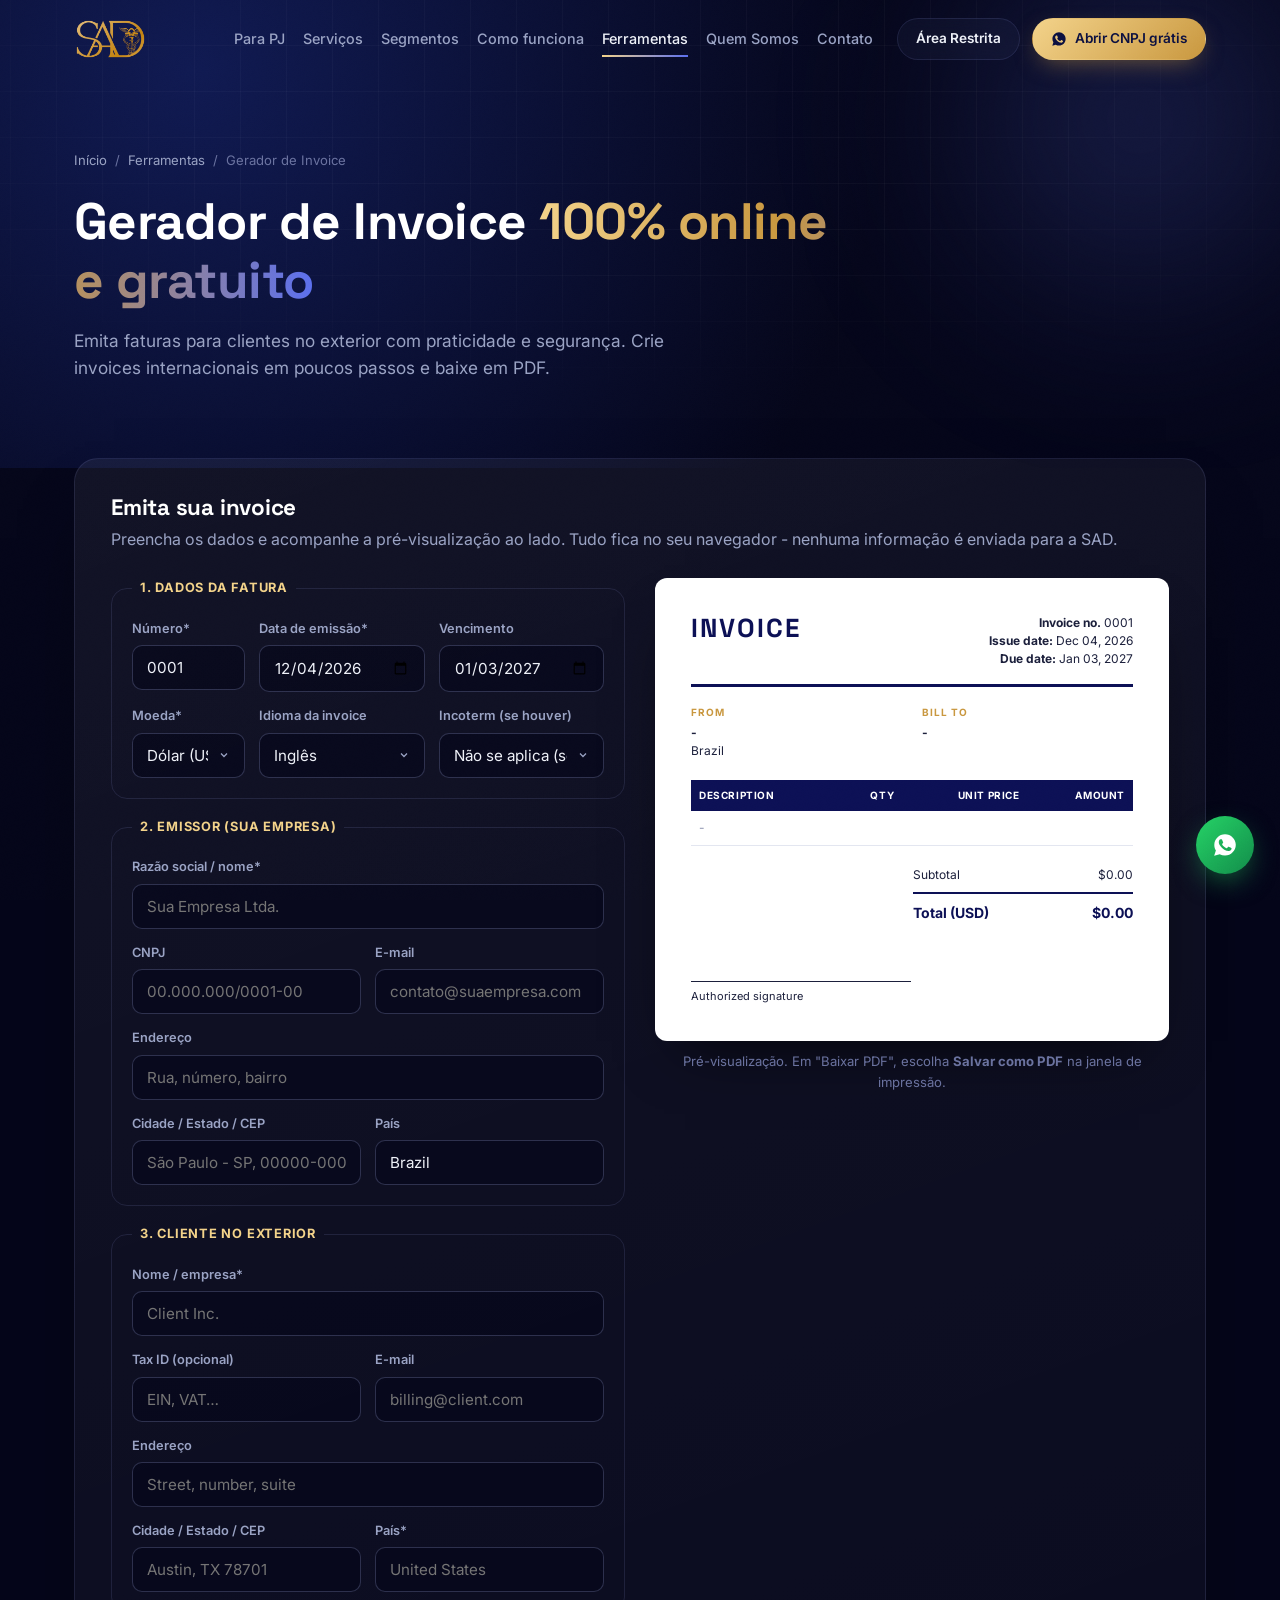
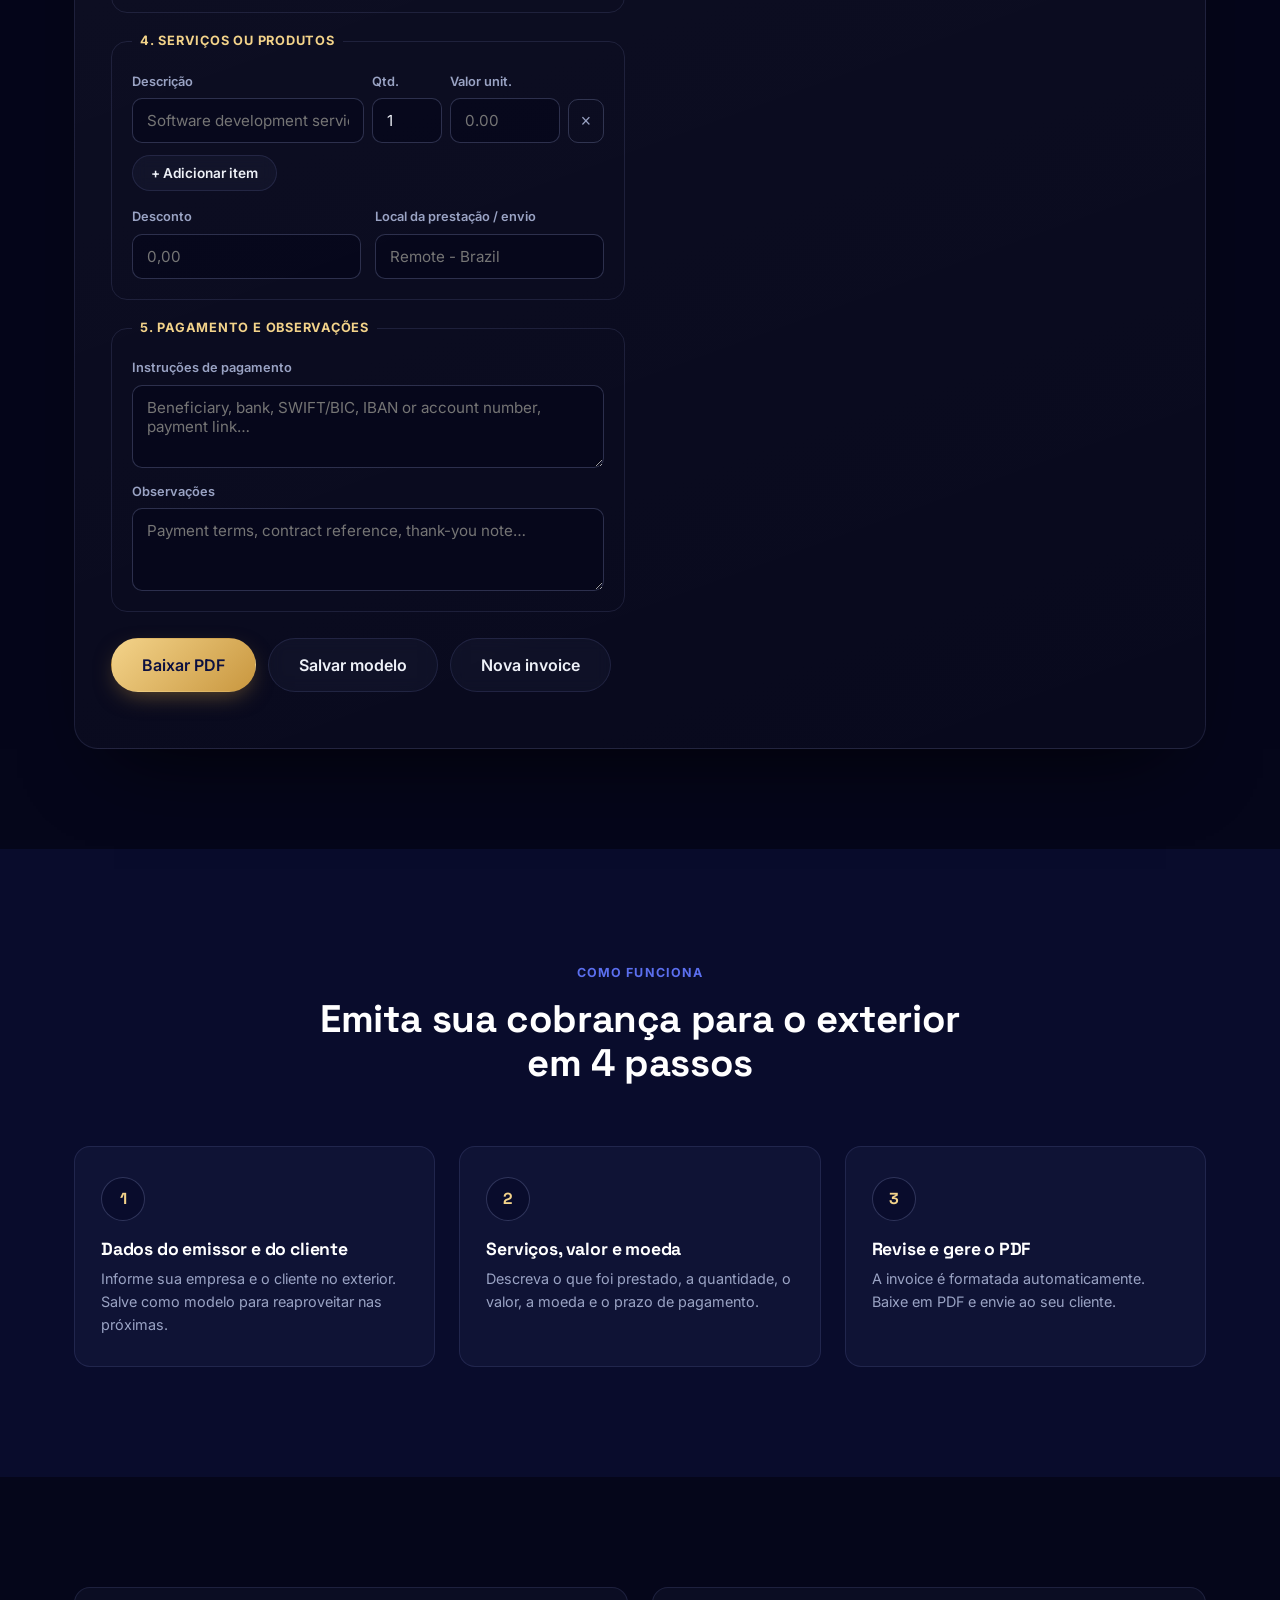
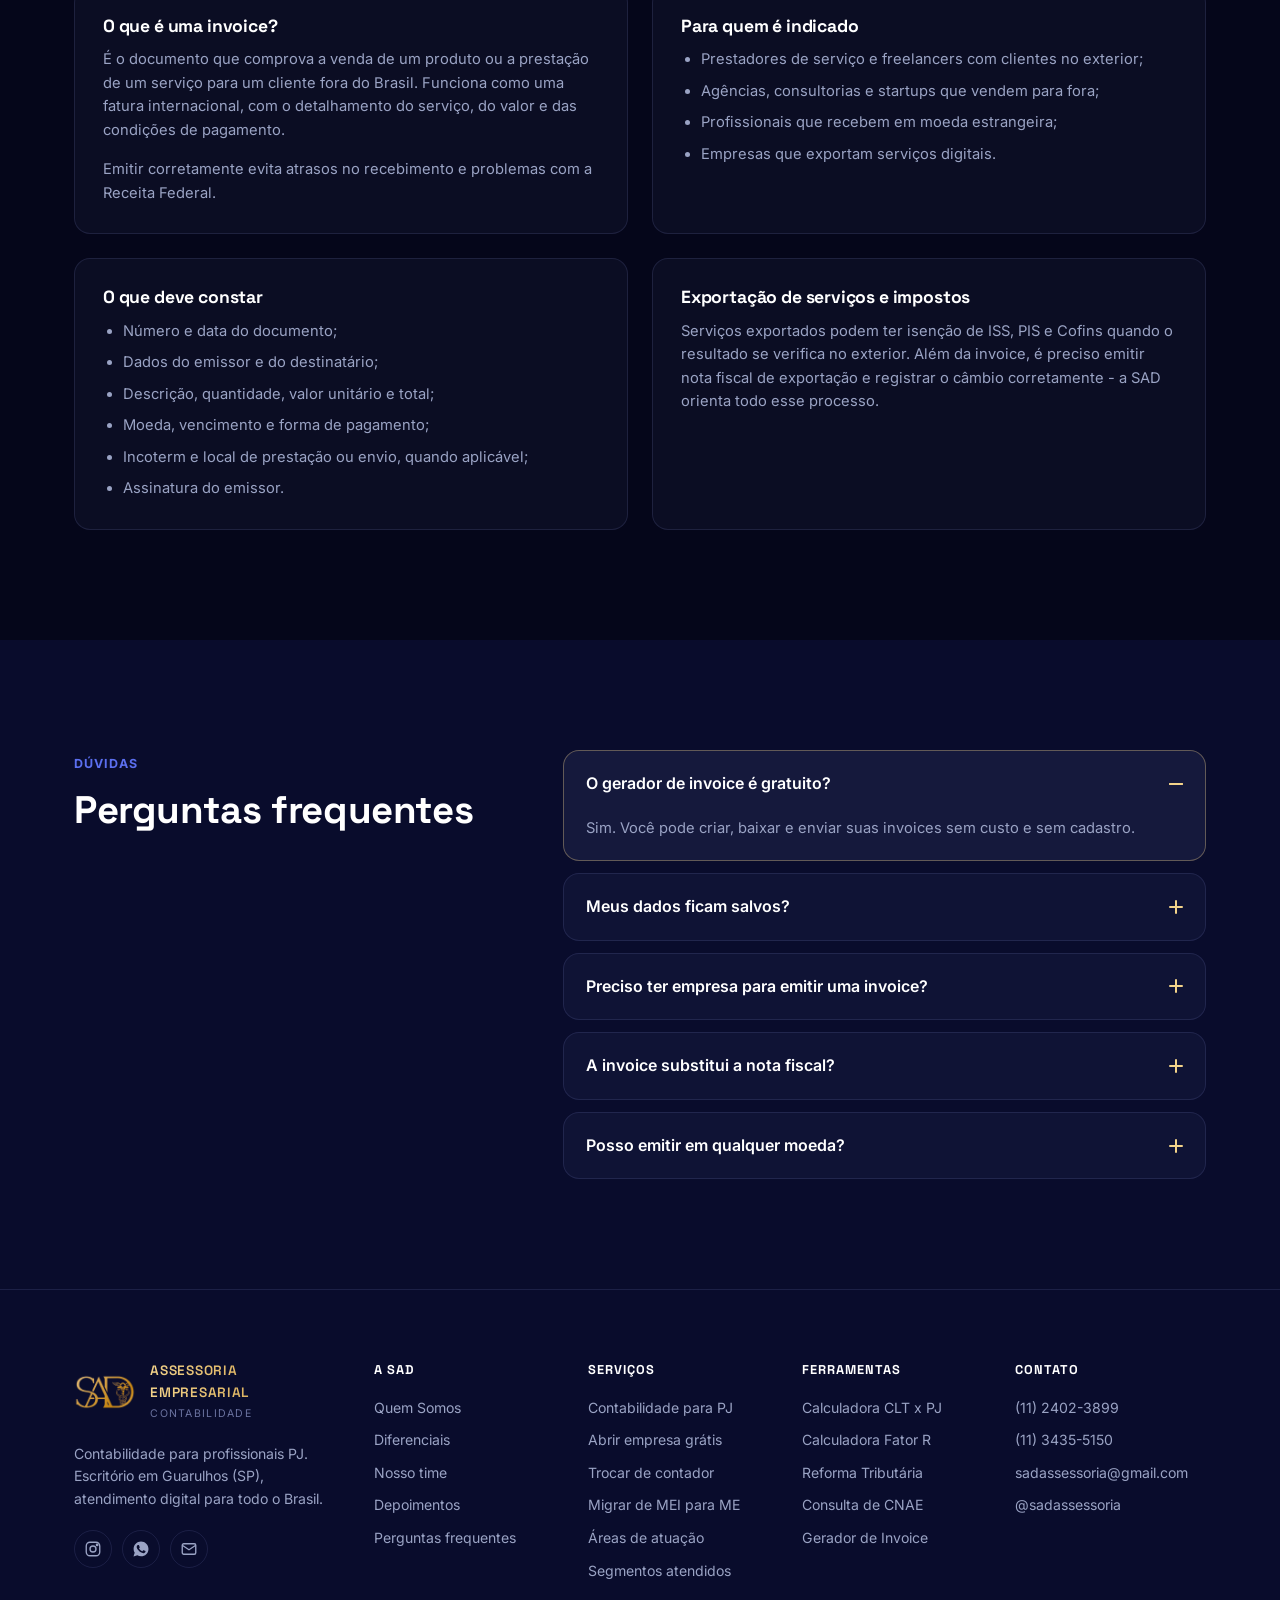
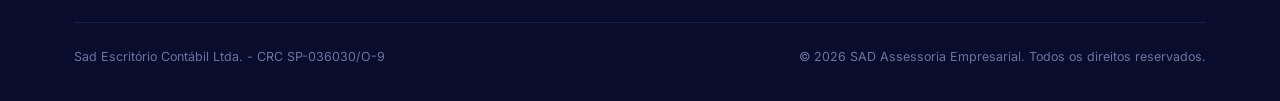
<file: ferramentas/gerador-de-invoice.html>
<!DOCTYPE html>
<html lang="pt-BR">
<head>
<meta charset="UTF-8">
<meta name="viewport" content="width=device-width, initial-scale=1.0">
<title>Gerador de Invoice | SAD Assessoria Empresarial</title>
<meta name="description" content="Gerador de invoice gratuito para clientes no exterior: dólar, euro ou libra, com PDF pronto para enviar. Ferramenta da SAD Assessoria.">
<link rel="icon" type="image/png" href="../assets/favicon.png">
<link rel="apple-touch-icon" href="../assets/favicon.png">
<link rel="preconnect" href="https://fonts.googleapis.com">
<link rel="preconnect" href="https://fonts.gstatic.com" crossorigin>
<link href="https://fonts.googleapis.com/css2?family=Space+Grotesk:wght@500;600;700&family=Inter:wght@400;500;600;700;800&display=swap" rel="stylesheet">
<link rel="stylesheet" href="../css/style.css">
<link rel="stylesheet" href="../css/tools.css">
</head>
<body>

<div class="noise-overlay" aria-hidden="true"></div>

<!-- Ícones reutilizáveis -->
<svg width="0" height="0" style="position:absolute" aria-hidden="true">
  <symbol id="i-check" viewBox="0 0 24 24"><circle cx="12" cy="12" r="10" fill="rgba(243,211,138,0.14)"/><path d="m7.5 12.5 3 3 6-6.5" fill="none" stroke="#f3d38a" stroke-width="2.2" stroke-linecap="round" stroke-linejoin="round"/></symbol>
  <symbol id="i-wa" viewBox="0 0 24 24"><path fill="currentColor" d="M12.04 2C6.58 2 2.13 6.45 2.13 11.91c0 1.87.5 3.62 1.44 5.14L2 22l5.1-1.53a9.87 9.87 0 0 0 4.94 1.32h.01c5.46 0 9.91-4.45 9.91-9.91C21.96 6.45 17.5 2 12.04 2Zm5.8 14.16c-.24.68-1.4 1.3-1.94 1.38-.5.08-1.12.11-1.8-.12-.42-.13-.96-.31-1.66-.6-2.92-1.26-4.82-4.2-4.97-4.4-.14-.19-1.2-1.59-1.2-3.03 0-1.44.75-2.15 1.02-2.44.27-.29.6-.36.8-.36.2 0 .4 0 .57.01.18.01.43-.07.67.51.24.6.83 2.06.9 2.21.07.15.12.33.02.53-.1.19-.15.31-.3.48-.15.17-.31.38-.44.51-.15.15-.3.31-.13.6.17.29.76 1.25 1.63 2.03 1.12 1 2.06 1.31 2.35 1.46.29.15.46.13.63-.08.17-.2.72-.84.91-1.13.19-.29.38-.24.63-.14.26.1 1.63.77 1.91.91.29.15.48.22.55.34.07.13.07.7-.17 1.38Z"/></symbol>
  <symbol id="i-star" viewBox="0 0 24 24"><path fill="currentColor" d="M12 2l3 6 6.5.9-4.7 4.6 1.1 6.5L12 17l-5.9 3 1.1-6.5L2.5 8.9 9 8l3-6Z"/></symbol>
</svg>

<!-- ===== HEADER ===== -->
<header class="site-header" id="header">
  <div class="container header-inner">
    <a href="../index.html" class="brand">
      <img class="brand-logo" src="../assets/logo-sad.png" alt="SAD Assessoria Empresarial">
      <span class="brand-text">
        <strong>Assessoria Empresarial</strong>
        <small>Contabilidade</small>
      </span>
    </a>

    <nav class="main-nav" id="mainNav">
      <a href="../contabilidade-para-pj.html">Para PJ</a>
      <a href="../index.html#servicos">Serviços</a>
      <a href="../index.html#segmentos">Segmentos</a>
      <a href="../index.html#como-funciona">Como funciona</a>
      <a href="index.html" class="active" aria-current="page">Ferramentas</a>
      <a href="../index.html#sobre">Quem Somos</a>
      <a href="../index.html#contato">Contato</a>
    </nav>

    <div class="header-actions">
      <a class="btn btn-ghost btn-sm" href="https://vip.acessorias.com/sadassessoriaempresarial">Área Restrita</a>
      <a class="btn btn-primary btn-sm" href="https://wa.me/551124023899?text=Ol%C3%A1%21%20Sou%20PJ%20%2F%20vou%20virar%20PJ%20e%20quero%20abrir%20meu%20CNPJ." target="_blank" rel="noopener">
        <svg width="16" height="16" viewBox="0 0 24 24" fill="currentColor" aria-hidden="true"><path d="M12.04 2C6.58 2 2.13 6.45 2.13 11.91c0 1.87.5 3.62 1.44 5.14L2 22l5.1-1.53a9.87 9.87 0 0 0 4.94 1.32h.01c5.46 0 9.91-4.45 9.91-9.91C21.96 6.45 17.5 2 12.04 2Zm5.8 14.16c-.24.68-1.4 1.3-1.94 1.38-.5.08-1.12.11-1.8-.12-.42-.13-.96-.31-1.66-.6-2.92-1.26-4.82-4.2-4.97-4.4-.14-.19-1.2-1.59-1.2-3.03 0-1.44.75-2.15 1.02-2.44.27-.29.6-.36.8-.36.2 0 .4 0 .57.01.18.01.43-.07.67.51.24.6.83 2.06.9 2.21.07.15.12.33.02.53-.1.19-.15.31-.3.48-.15.17-.31.38-.44.51-.15.15-.3.31-.13.6.17.29.76 1.25 1.63 2.03 1.12 1 2.06 1.31 2.35 1.46.29.15.46.13.63-.08.17-.2.72-.84.91-1.13.19-.29.38-.24.63-.14.26.1 1.63.77 1.91.91.29.15.48.22.55.34.07.13.07.7-.17 1.38Z"/></svg>
        <span class="btn-label">Abrir CNPJ grátis</span>
      </a>
    </div>

    <button class="nav-toggle" id="navToggle" aria-label="Abrir menu" aria-expanded="false">
      <span></span><span></span><span></span>
    </button>
  </div>
</header>

<main>
<!-- ===== TOPO DA PÁGINA ===== -->
<section class="page-hero">
  <div class="hero-grid" aria-hidden="true"></div>
  <div class="hero-glow hero-glow-a" aria-hidden="true"></div>
  <div class="container">
    <nav class="breadcrumb" aria-label="Você está em"><a href="../index.html">Início</a> <span aria-hidden="true">/</span> <a href="index.html">Ferramentas</a> <span aria-hidden="true">/</span> <span>Gerador de Invoice</span></nav>
    <h1>Gerador de Invoice <span class="text-gradient">100% online e gratuito</span></h1>
    <p class="hero-lead">Emita faturas para clientes no exterior com praticidade e segurança. Crie invoices internacionais em poucos passos e baixe em PDF.</p>
  </div>
</section>

<section class="tool-section" id="emitir">
  <div class="container">
    <div class="tool-card">
      <h2>Emita sua invoice</h2>
      <p>Preencha os dados e acompanhe a pré-visualização ao lado. Tudo fica no seu navegador - nenhuma informação é enviada para a SAD.</p>

      <div class="invoice-layout">
        <form class="inv-form" id="invForm" novalidate>
          <fieldset>
            <legend>1. Dados da fatura</legend>
            <div class="tool-grid">
              <label class="field"><span>Número*</span><input type="text" name="numero" placeholder="0001"></label>
              <label class="field"><span>Data de emissão*</span><input type="date" name="emissao" placeholder=""></label>
              <label class="field"><span>Vencimento</span><input type="date" name="vencimento" placeholder=""></label>
              <label class="field"><span>Moeda*</span><select name="moeda">
                <option value="USD">Dólar (USD)</option><option value="EUR">Euro (EUR)</option><option value="GBP">Libra (GBP)</option><option value="CAD">Dólar canadense (CAD)</option><option value="AUD">Dólar australiano (AUD)</option><option value="CHF">Franco suíço (CHF)</option><option value="JPY">Iene (JPY)</option><option value="BRL">Real (BRL)</option>
              </select></label>
              <label class="field"><span>Idioma da invoice</span><select name="idioma"><option value="en">Inglês</option><option value="es">Espanhol</option><option value="pt">Português</option></select></label>
              <label class="field"><span>Incoterm (se houver)</span><select name="incoterm"><option value="">Não se aplica (serviços)</option><option>EXW</option><option>FCA</option><option>FOB</option><option>CFR</option><option>CIF</option><option>CPT</option><option>CIP</option><option>DAP</option><option>DPU</option><option>DDP</option></select></label>
            </div>
          </fieldset>

          <fieldset>
            <legend>2. Emissor (sua empresa)</legend>
            <div class="tool-grid cols-2">
              <label class="field full"><span>Razão social / nome*</span><input type="text" name="emNome" placeholder="Sua Empresa Ltda."></label>
              <label class="field"><span>CNPJ</span><input type="text" name="emDoc" placeholder="00.000.000/0001-00"></label>
              <label class="field"><span>E-mail</span><input type="email" name="emEmail" placeholder="contato@suaempresa.com"></label>
              <label class="field full"><span>Endereço</span><input type="text" name="emEndereco" placeholder="Rua, número, bairro"></label>
              <label class="field"><span>Cidade / Estado / CEP</span><input type="text" name="emCidade" placeholder="São Paulo - SP, 00000-000"></label>
              <label class="field"><span>País</span><input type="text" name="emPais" placeholder="Brazil"></label>
            </div>
          </fieldset>

          <fieldset>
            <legend>3. Cliente no exterior</legend>
            <div class="tool-grid cols-2">
              <label class="field full"><span>Nome / empresa*</span><input type="text" name="clNome" placeholder="Client Inc."></label>
              <label class="field"><span>Tax ID (opcional)</span><input type="text" name="clDoc" placeholder="EIN, VAT…"></label>
              <label class="field"><span>E-mail</span><input type="email" name="clEmail" placeholder="billing@client.com"></label>
              <label class="field full"><span>Endereço</span><input type="text" name="clEndereco" placeholder="Street, number, suite"></label>
              <label class="field"><span>Cidade / Estado / CEP</span><input type="text" name="clCidade" placeholder="Austin, TX 78701"></label>
              <label class="field"><span>País*</span><input type="text" name="clPais" placeholder="United States"></label>
            </div>
          </fieldset>

          <fieldset>
            <legend>4. Serviços ou produtos</legend>
            <div class="items-table" id="invItems"></div>
            <button type="button" class="btn btn-ghost btn-sm" id="invAdd" style="margin-top:12px">+ Adicionar item</button>
            <div class="tool-grid cols-2" style="margin-top:16px">
              <label class="field"><span>Desconto</span><input type="text" name="desconto" placeholder="0,00"></label>
              <label class="field"><span>Local da prestação / envio</span><input type="text" name="local" placeholder="Remote - Brazil"></label>
            </div>
          </fieldset>

          <fieldset>
            <legend>5. Pagamento e observações</legend>
            <div class="tool-grid cols-2">
              <label class="field full"><span>Instruções de pagamento</span><textarea name="pagamento" rows="3" placeholder="Beneficiary, bank, SWIFT/BIC, IBAN or account number, payment link…"></textarea></label>
              <label class="field full"><span>Observações</span><textarea name="obs" rows="3" placeholder="Payment terms, contract reference, thank-you note…"></textarea></label>
            </div>
          </fieldset>

          <p class="form-error" id="invError" role="alert" hidden>Preencha os campos obrigatórios (*) e pelo menos um item com valor.</p>
          <div class="tool-actions">
            <button type="button" class="btn btn-primary btn-lg" id="invPdf">Baixar PDF</button>
            <button type="button" class="btn btn-ghost btn-lg" id="invSave">Salvar modelo</button>
            <button type="button" class="btn btn-ghost btn-lg" id="invNew">Nova invoice</button>
          </div>
          <p class="disclaimer" id="invStatus" aria-live="polite"></p>
        </form>

        <div class="inv-preview-wrap">
          <div class="invoice-paper" id="invPaper"></div>
          <p>Pré-visualização. Em "Baixar PDF", escolha <strong>Salvar como PDF</strong> na janela de impressão.</p>
        </div>
      </div>
    </div>
  </div>
</section>

<section class="section section-alt">
  <div class="container">
    <div class="section-head" data-reveal>
      <span class="section-tag">Como funciona</span>
      <h2>Emita sua cobrança para o exterior em 4 passos</h2>
    </div>
    <div class="steps">
      <div class="step-card" data-reveal><span class="process-num">1</span><h3>Dados do emissor e do cliente</h3><p>Informe sua empresa e o cliente no exterior. Salve como modelo para reaproveitar nas próximas.</p></div>
      <div class="step-card" data-reveal data-reveal-delay="80"><span class="process-num">2</span><h3>Serviços, valor e moeda</h3><p>Descreva o que foi prestado, a quantidade, o valor, a moeda e o prazo de pagamento.</p></div>
      <div class="step-card" data-reveal data-reveal-delay="160"><span class="process-num">3</span><h3>Revise e gere o PDF</h3><p>A invoice é formatada automaticamente. Baixe em PDF e envie ao seu cliente.</p></div>
    </div>
  </div>
</section>

<section class="section">
  <div class="container">
    <div class="info-grid">
      <div class="info-card" data-reveal><h3>O que é uma invoice?</h3><p>É o documento que comprova a venda de um produto ou a prestação de um serviço para um cliente fora do Brasil. Funciona como uma fatura internacional, com o detalhamento do serviço, do valor e das condições de pagamento.</p><p>Emitir corretamente evita atrasos no recebimento e problemas com a Receita Federal.</p></div>
      <div class="info-card" data-reveal data-reveal-delay="80"><h3>Para quem é indicado</h3><ul><li>Prestadores de serviço e freelancers com clientes no exterior;</li><li>Agências, consultorias e startups que vendem para fora;</li><li>Profissionais que recebem em moeda estrangeira;</li><li>Empresas que exportam serviços digitais.</li></ul></div>
      <div class="info-card" data-reveal><h3>O que deve constar</h3><ul><li>Número e data do documento;</li><li>Dados do emissor e do destinatário;</li><li>Descrição, quantidade, valor unitário e total;</li><li>Moeda, vencimento e forma de pagamento;</li><li>Incoterm e local de prestação ou envio, quando aplicável;</li><li>Assinatura do emissor.</li></ul></div>
      <div class="info-card" data-reveal data-reveal-delay="80"><h3>Exportação de serviços e impostos</h3><p>Serviços exportados podem ter isenção de ISS, PIS e Cofins quando o resultado se verifica no exterior. Além da invoice, é preciso emitir nota fiscal de exportação e registrar o câmbio corretamente - a SAD orienta todo esse processo.</p></div>
    </div>
  </div>
</section>

<section class="section section-alt" id="duvidas">
  <div class="container faq-wrap">
    <div class="section-head left" data-reveal>
      <span class="section-tag">Dúvidas</span>
      <h2>Perguntas frequentes</h2>
    </div>
    <div class="faq-list" data-reveal>
      <details class="faq-item" open><summary>O gerador de invoice é gratuito?<span class="faq-icon" aria-hidden="true"></span></summary><div class="faq-body"><p>Sim. Você pode criar, baixar e enviar suas invoices sem custo e sem cadastro.</p></div></details>
      <details class="faq-item"><summary>Meus dados ficam salvos?<span class="faq-icon" aria-hidden="true"></span></summary><div class="faq-body"><p>Só no seu próprio navegador, e apenas se você clicar em "Salvar modelo". Nada é enviado para a SAD ou para terceiros.</p></div></details>
      <details class="faq-item"><summary>Preciso ter empresa para emitir uma invoice?<span class="faq-icon" aria-hidden="true"></span></summary><div class="faq-body"><p>Para faturar como empresa e aproveitar os benefícios da exportação de serviços, sim: é necessário um CNPJ ativo. Se ainda não tem, a SAD abre a sua empresa.</p></div></details>
      <details class="faq-item"><summary>A invoice substitui a nota fiscal?<span class="faq-icon" aria-hidden="true"></span></summary><div class="faq-body"><p>Não. A invoice é o documento comercial enviado ao cliente. No Brasil, a empresa também precisa emitir a nota fiscal de exportação correspondente.</p></div></details>
      <details class="faq-item"><summary>Posso emitir em qualquer moeda?<span class="faq-icon" aria-hidden="true"></span></summary><div class="faq-body"><p>Sim. O gerador aceita dólar, euro, libra e outras moedas, além do real.</p></div></details>
    </div>
  </div>
</section>
</main>

<!-- ===== FOOTER ===== -->
<footer class="site-footer">
  <div class="container">
    <div class="footer-top">
      <div class="footer-brand-col">
        <div class="footer-brand">
          <img class="brand-logo footer-logo" src="../assets/logo-sad.png" alt="SAD Assessoria Empresarial">
          <div>
            <strong>Assessoria Empresarial</strong>
            <p>Contabilidade</p>
          </div>
        </div>
        <p class="footer-about">Contabilidade para profissionais PJ. Escritório em Guarulhos (SP), atendimento digital para todo o Brasil.</p>
        <div class="footer-social">
          <a href="https://instagram.com/sadassessoria" target="_blank" rel="noopener" aria-label="Instagram da SAD"><svg width="18" height="18" viewBox="0 0 24 24" fill="none" stroke="currentColor" stroke-width="1.8"><rect x="3" y="3" width="18" height="18" rx="5"/><circle cx="12" cy="12" r="4"/><circle cx="17.5" cy="6.5" r="1"/></svg></a>
          <a href="https://wa.me/551124023899" target="_blank" rel="noopener" aria-label="WhatsApp da SAD"><svg width="18" height="18"><use href="#i-wa"/></svg></a>
          <a href="mailto:sadassessoria@gmail.com" aria-label="E-mail da SAD"><svg width="18" height="18" viewBox="0 0 24 24" fill="none" stroke="currentColor" stroke-width="1.8"><rect x="3" y="5" width="18" height="14" rx="2"/><path d="m3 7 9 6 9-6"/></svg></a>
        </div>
      </div>

      <nav class="footer-col" aria-label="Institucional">
        <h4>A SAD</h4>
        <a href="../index.html#sobre">Quem Somos</a>
        <a href="../index.html#diferenciais">Diferenciais</a>
        <a href="../index.html#equipe">Nosso time</a>
        <a href="../index.html#depoimentos">Depoimentos</a>
        <a href="../index.html#duvidas">Perguntas frequentes</a>
      </nav>

      <nav class="footer-col" aria-label="Serviços">
        <h4>Serviços</h4>
        <a href="../contabilidade-para-pj.html">Contabilidade para PJ</a>
        <a href="../index.html#como-funciona" data-open-tab="abrir">Abrir empresa grátis</a>
        <a href="../index.html#como-funciona" data-open-tab="trocar">Trocar de contador</a>
        <a href="../index.html#como-funciona" data-open-tab="mei">Migrar de MEI para ME</a>
        <a href="../index.html#servicos">Áreas de atuação</a>
        <a href="../index.html#segmentos">Segmentos atendidos</a>
      </nav>

      <nav class="footer-col" aria-label="Ferramentas">
        <h4>Ferramentas</h4>
        <a href="calculadora-clt-pj.html">Calculadora CLT x PJ</a>
        <a href="calculadora-fator-r.html">Calculadora Fator R</a>
        <a href="calculadora-reforma-tributaria.html">Reforma Tributária</a>
        <a href="consulta-cnae.html">Consulta de CNAE</a>
        <a href="gerador-de-invoice.html">Gerador de Invoice</a>
      </nav>


      <div class="footer-col">
        <h4>Contato</h4>
        <a href="https://wa.me/551124023899" target="_blank" rel="noopener">(11) 2402-3899</a>
        <a href="tel:+551134355150">(11) 3435-5150</a>
        <a href="mailto:sadassessoria@gmail.com">sadassessoria@gmail.com</a>
        <a href="https://instagram.com/sadassessoria" target="_blank" rel="noopener">@sadassessoria</a>
      </div>
    </div>

    <div class="footer-bottom">
      <p>Sad Escritório Contábil Ltda. - CRC SP-036030/O-9</p>
      <p class="footer-copy">&copy; <span id="year"></span> SAD Assessoria Empresarial. Todos os direitos reservados.</p>
    </div>
  </div>
</footer>

<a class="whatsapp-fab" href="https://wa.me/551124023899" target="_blank" rel="noopener" aria-label="Falar no WhatsApp">
  <svg width="26" height="26" viewBox="0 0 24 24" fill="currentColor"><path d="M12.04 2C6.58 2 2.13 6.45 2.13 11.91c0 1.87.5 3.62 1.44 5.14L2 22l5.1-1.53a9.87 9.87 0 0 0 4.94 1.32h.01c5.46 0 9.91-4.45 9.91-9.91C21.96 6.45 17.5 2 12.04 2Zm5.8 14.16c-.24.68-1.4 1.3-1.94 1.38-.5.08-1.12.11-1.8-.12-.42-.13-.96-.31-1.66-.6-2.92-1.26-4.82-4.2-4.97-4.4-.14-.19-1.2-1.59-1.2-3.03 0-1.44.75-2.15 1.02-2.44.27-.29.6-.36.8-.36.2 0 .4 0 .57.01.18.01.43-.07.67.51.24.6.83 2.06.9 2.21.07.15.12.33.02.53-.1.19-.15.31-.3.48-.15.17-.31.38-.44.51-.15.15-.3.31-.13.6.17.29.76 1.25 1.63 2.03 1.12 1 2.06 1.31 2.35 1.46.29.15.46.13.63-.08.17-.2.72-.84.91-1.13.19-.29.38-.24.63-.14.26.1 1.63.77 1.91.91.29.15.48.22.55.34.07.13.07.7-.17 1.38Z"/></svg>
</a>

<script src="../js/main.js"></script>
<script src="../js/tools/invoice.js"></script>
</body>
</html>
</file>
<file: css/style.css>
/* ===================== DESIGN TOKENS ===================== */
:root {
  --navy: #0c1055;
  --bg: #05061a;
  --bg-alt: #090c2c;
  --surface: rgba(160, 175, 255, 0.045);
  --surface-strong: rgba(160, 175, 255, 0.08);
  --border: rgba(160, 175, 255, 0.12);
  --border-strong: rgba(180, 195, 255, 0.22);
  --text: #eef1f8;
  --text-dim: #9aa3c4;
  --text-faint: #6b73a0;
  --gold: #f3d38a;
  --gold-strong: #c9973f;
  --accent: #5b6fef;
  --radius-lg: 24px;
  --radius-md: 16px;
  --radius-sm: 10px;
  --container: 1180px;
  --ease: cubic-bezier(.22, 1, .36, 1);
}

* { box-sizing: border-box; }
html { scroll-behavior: smooth; }

@media (prefers-reduced-motion: reduce) {
  html { scroll-behavior: auto; }
  *, *::before, *::after { animation-duration: 0.001ms !important; animation-iteration-count: 1 !important; transition-duration: 0.001ms !important; }
}

body {
  margin: 0;
  background: var(--bg);
  color: var(--text);
  font-family: 'Inter', system-ui, sans-serif;
  line-height: 1.6;
  -webkit-font-smoothing: antialiased;
  overflow-x: hidden;
}

h1, h2, h3 {
  font-family: 'Space Grotesk', 'Inter', sans-serif;
  line-height: 1.15;
  margin: 0 0 16px;
  letter-spacing: -0.01em;
}

p { color: var(--text-dim); margin: 0 0 16px; }
a { color: inherit; text-decoration: none; }
img, svg { display: block; max-width: 100%; }

.container {
  max-width: var(--container);
  margin: 0 auto;
  padding: 0 24px;
  position: relative;
}

.text-gradient {
  background: linear-gradient(90deg, var(--gold) 0%, var(--gold-strong) 45%, var(--accent) 100%);
  -webkit-background-clip: text;
  background-clip: text;
  color: transparent;
}

.noise-overlay {
  position: fixed;
  inset: 0;
  pointer-events: none;
  z-index: 9999;
  opacity: 0.025;
  mix-blend-mode: overlay;
  background-image: url("data:image/svg+xml,%3Csvg xmlns='http://www.w3.org/2000/svg' width='120' height='120'%3E%3Cfilter id='n'%3E%3CfeTurbulence type='fractalNoise' baseFrequency='0.9' numOctaves='2' stitchTiles='stitch'/%3E%3C/filter%3E%3Crect width='100%25' height='100%25' filter='url(%23n)'/%3E%3C/svg%3E");
}

/* ===================== BUTTONS ===================== */
.btn {
  display: inline-flex;
  align-items: center;
  gap: 8px;
  justify-content: center;
  font-family: 'Inter', sans-serif;
  font-weight: 600;
  border-radius: 999px;
  border: 1px solid transparent;
  cursor: pointer;
  white-space: nowrap;
  transition: transform .25s var(--ease), box-shadow .25s var(--ease), background .25s var(--ease), border-color .25s var(--ease);
}
.btn-sm { padding: 9px 18px; font-size: 0.85rem; }
.btn-lg { padding: 16px 30px; font-size: 1rem; }

.btn-primary {
  background: linear-gradient(135deg, var(--gold) 0%, var(--gold-strong) 100%);
  color: #0c1040;
  box-shadow: 0 8px 24px -8px rgba(201, 151, 63, 0.55);
}
.btn-primary:hover { transform: translateY(-2px); box-shadow: 0 12px 30px -8px rgba(201, 151, 63, 0.7); }

.btn-ghost {
  background: var(--surface);
  color: var(--text);
  border-color: var(--border);
  backdrop-filter: blur(8px);
}
.btn-ghost:hover { border-color: var(--border-strong); background: var(--surface-strong); transform: translateY(-2px); }

/* ===================== HEADER ===================== */
.site-header {
  position: fixed;
  top: 0; left: 0; right: 0;
  z-index: 500;
  padding: 18px 0;
  transition: padding .3s var(--ease), background .3s var(--ease), border-color .3s var(--ease);
  border-bottom: 1px solid transparent;
}
.site-header.scrolled {
  padding: 12px 0;
  background: rgba(6, 8, 26, 0.75);
  backdrop-filter: blur(14px);
  border-bottom-color: var(--border);
}

.header-inner { display: flex; align-items: center; gap: 24px; }

.brand { display: flex; align-items: center; gap: 14px; margin-right: auto; }
.brand-logo { height: 42px; width: auto; }
.brand-text { display: flex; flex-direction: column; line-height: 1.25; }
.brand-text strong {
  font-family: 'Space Grotesk', sans-serif;
  font-size: 0.85rem;
  font-weight: 600;
  text-transform: uppercase;
  letter-spacing: 0.05em;
  background: linear-gradient(90deg, var(--gold), var(--gold-strong));
  -webkit-background-clip: text;
  background-clip: text;
  color: transparent;
}
.brand-text small { font-size: 0.66rem; color: var(--text-faint); text-transform: uppercase; letter-spacing: 0.12em; }

.main-nav { display: flex; gap: 22px; }
.main-nav a {
  font-size: 0.9rem;
  font-weight: 500;
  color: var(--text-dim);
  position: relative;
  padding: 4px 0;
  white-space: nowrap;
  transition: color .2s;
}
.main-nav a::after {
  content: "";
  position: absolute;
  left: 0; bottom: -2px;
  width: 0; height: 2px;
  background: linear-gradient(90deg, var(--gold), var(--accent));
  transition: width .3s var(--ease);
}
.main-nav a:hover { color: var(--text); }
.main-nav a:hover::after { width: 100%; }

.header-actions { display: flex; align-items: center; gap: 12px; }

.nav-toggle {
  display: none;
  flex-direction: column;
  gap: 5px;
  background: none;
  border: none;
  cursor: pointer;
  padding: 6px;
}
.nav-toggle span { width: 22px; height: 2px; background: var(--text); border-radius: 2px; transition: transform .3s, opacity .3s; }

/* ===================== HERO ===================== */
.hero {
  position: relative;
  min-height: 100vh;
  display: flex;
  align-items: center;
  padding: 140px 0 90px;
  overflow: hidden;
  background: radial-gradient(circle at 15% 15%, #101a52 0%, var(--bg) 55%);
}

.hero-canvas { position: absolute; inset: 0; width: 100%; height: 100%; opacity: 0.55; }

.hero-glow {
  position: absolute;
  border-radius: 50%;
  filter: blur(90px);
  pointer-events: none;
  z-index: 0;
}
.hero-glow-a { width: 480px; height: 480px; top: -120px; right: -100px; background: radial-gradient(circle, rgba(91,111,239,0.28), transparent 70%); animation: drift 14s ease-in-out infinite; }
.hero-glow-b { width: 420px; height: 420px; bottom: -140px; left: -80px; background: radial-gradient(circle, rgba(243,211,138,0.22), transparent 70%); animation: drift 18s ease-in-out infinite reverse; }

@keyframes drift {
  0%, 100% { transform: translate(0, 0); }
  50% { transform: translate(30px, -25px); }
}

.hero-grid {
  position: absolute;
  inset: -10% -10%;
  background-image:
    linear-gradient(rgba(255,255,255,0.035) 1px, transparent 1px),
    linear-gradient(90deg, rgba(255,255,255,0.035) 1px, transparent 1px);
  background-size: 46px 46px;
  mask-image: radial-gradient(ellipse 70% 60% at 50% 30%, #000 40%, transparent 85%);
  z-index: 0;
}

.hero-inner {
  position: relative;
  z-index: 2;
  display: grid;
  grid-template-columns: 1.05fr 0.95fr;
  gap: 60px;
  align-items: center;
}

.eyebrow {
  display: inline-flex;
  align-items: center;
  gap: 8px;
  font-size: 0.8rem;
  font-weight: 600;
  letter-spacing: 0.03em;
  color: var(--gold);
  background: rgba(243, 211, 138, 0.08);
  border: 1px solid rgba(243, 211, 138, 0.25);
  padding: 7px 16px;
  border-radius: 999px;
  margin-bottom: 22px;
}
.eyebrow .dot { width: 7px; height: 7px; border-radius: 50%; background: var(--accent); box-shadow: 0 0 0 4px rgba(91,111,239,0.2); animation: pulse 2s infinite; }
@keyframes pulse { 0%,100%{opacity:1;} 50%{opacity:.4;} }

.hero h1 { font-size: clamp(2.3rem, 4.6vw, 3.6rem); font-weight: 700; color: #fff; }
.hero-lead { font-size: 1.08rem; max-width: 520px; }
.hero-actions { display: flex; gap: 14px; flex-wrap: wrap; margin: 28px 0 44px; }

.hero-stats { display: grid; grid-template-columns: repeat(4, auto); gap: 30px; }
.hero-stat { display: flex; flex-direction: column; }
.hero-stat strong { font-family: 'Space Grotesk', sans-serif; font-size: 1.7rem; color: #fff; }
.hero-stat span { font-size: 0.76rem; color: var(--text-faint); text-transform: uppercase; letter-spacing: 0.04em; }

/* ---- Hero visual dashboard mock ---- */
.hero-visual { position: relative; z-index: 2; height: 460px; }

.dash-card {
  position: absolute;
  background: linear-gradient(160deg, rgba(255,255,255,0.06), rgba(255,255,255,0.015));
  border: 1px solid var(--border);
  border-radius: var(--radius-md);
  backdrop-filter: blur(18px);
  box-shadow: 0 30px 60px -30px rgba(0,0,0,0.7);
}

.dash-card-main {
  top: 0; left: 0; right: 40px;
  padding: 26px;
  animation: float 7s ease-in-out infinite;
}
.dash-head { display: flex; justify-content: space-between; align-items: center; margin-bottom: 18px; }
.dash-tag { font-size: 0.78rem; font-weight: 600; color: var(--text-dim); letter-spacing: 0.03em; }
.dash-live { display: flex; align-items: center; gap: 6px; font-size: 0.7rem; color: #6ee7a8; text-transform: uppercase; letter-spacing: 0.05em; }
.dash-live i { width: 7px; height: 7px; border-radius: 50%; background: #6ee7a8; box-shadow: 0 0 0 4px rgba(110,231,168,0.2); }

.dash-figure { display: flex; flex-direction: column; margin-bottom: 14px; }
.dash-figure-label { font-size: 0.75rem; color: var(--text-faint); }
.dash-figure-value { font-family: 'Space Grotesk', sans-serif; font-size: 2rem; font-weight: 700; color: #fff; }
.dash-figure-delta { font-size: 0.8rem; color: #6ee7a8; font-weight: 600; }

.dash-chart { width: 100%; height: 90px; margin-bottom: 10px; }
.chart-line { stroke-dasharray: 500; stroke-dashoffset: 500; animation: draw 2.2s var(--ease) 0.4s forwards; }
@keyframes draw { to { stroke-dashoffset: 0; } }

.dash-bars { display: flex; align-items: flex-end; gap: 6px; height: 40px; }
.dash-bars span {
  flex: 1;
  height: var(--h);
  background: linear-gradient(180deg, var(--gold), transparent);
  border-radius: 3px 3px 0 0;
  opacity: 0.75;
  animation: rise 1s var(--ease) both;
}
@keyframes rise { from { transform: scaleY(0); transform-origin: bottom; } to { transform: scaleY(1); } }

.dash-card-mini {
  display: flex;
  align-items: center;
  gap: 12px;
  padding: 14px 18px;
  width: 240px;
}
.dash-card-mini div { display: flex; flex-direction: column; }
.dash-card-mini strong { font-size: 0.86rem; color: #fff; }
.dash-card-mini span { font-size: 0.72rem; color: var(--text-faint); }

.dash-mini-a { top: 306px; left: -10px; animation: float 8s ease-in-out infinite 0.5s; }
.dash-mini-b { top: 388px; right: 10px; animation: float 9s ease-in-out infinite 1s; }

@keyframes float {
  0%, 100% { transform: translateY(0); }
  50% { transform: translateY(-12px); }
}

.scroll-cue {
  position: absolute;
  bottom: 28px;
  left: 50%;
  transform: translateX(-50%);
  width: 26px;
  height: 42px;
  border: 2px solid var(--border-strong);
  border-radius: 20px;
  z-index: 2;
}
.scroll-cue span {
  position: absolute;
  top: 8px; left: 50%;
  width: 4px; height: 8px;
  margin-left: -2px;
  background: var(--gold);
  border-radius: 3px;
  animation: scrollcue 1.8s infinite;
}
@keyframes scrollcue { 0% { opacity: 1; transform: translateY(0);} 100% { opacity: 0; transform: translateY(14px);} }

/* ===================== TRUST STRIP ===================== */
.trust-strip {
  border-top: 1px solid var(--border);
  border-bottom: 1px solid var(--border);
  background: var(--bg-alt);
  padding: 20px 0;
}
.trust-inner {
  display: flex;
  align-items: center;
  justify-content: center;
  flex-wrap: wrap;
  gap: 18px;
  row-gap: 10px;
}
.trust-badge {
  display: flex;
  align-items: center;
  gap: 8px;
  font-size: 0.82rem;
  color: var(--text-dim);
  font-weight: 500;
  white-space: nowrap;
}
.trust-sep { width: 4px; height: 4px; border-radius: 50%; background: var(--border-strong); }

/* ===================== SECTIONS ===================== */
.section { padding: 110px 0; position: relative; }
.section-alt { background: var(--bg-alt); }

.section-head { max-width: 640px; margin: 0 auto 60px; text-align: center; }
.section-head.left, .about-copy .section-tag { text-align: left; margin: 0 0 20px; }
.section-tag {
  display: inline-block;
  font-size: 0.78rem;
  font-weight: 700;
  text-transform: uppercase;
  letter-spacing: 0.09em;
  color: var(--accent);
  margin-bottom: 14px;
}
.section-head h2 { font-size: clamp(1.8rem, 3vw, 2.4rem); color: #fff; }
.section-head p { font-size: 1rem; }

.grid { display: grid; gap: 24px; }
.grid-4 { grid-template-columns: repeat(4, 1fr); }

/* ---- reveal animation ---- */
[data-reveal] {
  opacity: 0;
  transform: translateY(28px);
  transition: opacity .7s var(--ease), transform .7s var(--ease);
}
[data-reveal].in-view { opacity: 1; transform: translateY(0); }

/* ===================== STAT CARDS ===================== */
.stat-card {
  background: var(--surface);
  border: 1px solid var(--border);
  border-radius: var(--radius-md);
  padding: 30px 24px;
  transition: transform .3s var(--ease), border-color .3s;
}
.stat-card:hover { transform: translateY(-6px); border-color: var(--border-strong); }
.stat-card svg { margin-bottom: 16px; }
.stat-card strong { display: block; font-family: 'Space Grotesk', sans-serif; font-size: 2.1rem; color: #fff; margin-bottom: 6px; }
.stat-card span { font-size: 0.88rem; color: var(--text-dim); }

/* ===================== SERVICE CARDS ===================== */
.service-card {
  position: relative;
  background: var(--surface);
  border: 1px solid var(--border);
  border-radius: var(--radius-md);
  padding: 32px 26px;
  overflow: hidden;
  transition: transform .35s var(--ease), border-color .35s, background .35s;
}
.service-card::before {
  content: "";
  position: absolute;
  inset: 0;
  background: linear-gradient(140deg, rgba(243,211,138,0.12), rgba(91,111,239,0.08));
  opacity: 0;
  transition: opacity .35s;
}
.service-card:hover {
  transform: translateY(-8px);
  border-color: rgba(243, 211, 138, 0.4);
}
.service-card:hover::before { opacity: 1; }

.service-icon {
  width: 54px; height: 54px;
  display: flex; align-items: center; justify-content: center;
  border-radius: 14px;
  background: linear-gradient(135deg, rgba(243,211,138,0.15), rgba(91,111,239,0.1));
  color: var(--gold);
  margin-bottom: 20px;
  position: relative; z-index: 1;
}
.service-index {
  position: absolute;
  top: 24px; right: 26px;
  font-family: 'Space Grotesk', sans-serif;
  font-size: 0.85rem;
  color: var(--text-faint);
  z-index: 1;
}
.service-card h3 { position: relative; z-index: 1; font-size: 1.15rem; color: #fff; margin-bottom: 10px; }
.service-card p { position: relative; z-index: 1; font-size: 0.9rem; margin: 0; }

/* ===================== PROCESS ===================== */
.process-track {
  display: grid;
  grid-template-columns: repeat(4, 1fr);
  gap: 30px;
  position: relative;
}
.process-line {
  position: absolute;
  top: 22px; left: 0; right: 0;
  height: 1px;
  background: linear-gradient(90deg, transparent, var(--border-strong) 10%, var(--border-strong) 90%, transparent);
  z-index: 0;
}
.process-step { position: relative; z-index: 1; }
.process-num {
  display: flex; align-items: center; justify-content: center;
  width: 44px; height: 44px;
  border-radius: 50%;
  background: var(--bg-alt);
  border: 1px solid var(--border-strong);
  font-family: 'Space Grotesk', sans-serif;
  font-weight: 700;
  color: var(--gold);
  margin-bottom: 18px;
}
.process-step h3 { font-size: 1.05rem; color: #fff; margin-bottom: 8px; }
.process-step p { font-size: 0.88rem; }

/* ===================== ABOUT ===================== */
.about-grid {
  display: grid;
  grid-template-columns: 1fr 1fr;
  gap: 60px;
  align-items: center;
}
.about-copy h2 { font-size: clamp(1.7rem, 2.8vw, 2.2rem); color: #fff; }

.awards {
  margin-top: 28px;
  padding: 20px;
  background: var(--surface);
  border: 1px solid var(--border);
  border-radius: var(--radius-md);
}
.awards-head { display: flex; align-items: center; gap: 10px; margin-bottom: 16px; }
.awards-head strong { color: #fff; font-size: 0.95rem; }
.awards-grid { display: grid; grid-template-columns: 1fr 1fr; gap: 16px; }
.award-seal { margin: 0; text-align: center; }
.award-seal a { display: block; border-radius: 8px; transition: transform .3s ease; }
.award-seal a:hover { transform: translateY(-4px); }
.award-seal img {
  display: block;
  width: 100%;
  max-width: 180px;
  height: auto;
  margin: 0 auto;
  border-radius: 6px;
  filter: drop-shadow(0 10px 22px rgba(0,0,0,0.35));
}
.award-seal figcaption { margin-top: 12px; }
.award-seal figcaption strong { display: block; color: #f3d38a; font-size: 0.88rem; }
.award-seal figcaption span { display: block; font-size: 0.76rem; color: var(--text-faint); line-height: 1.35; margin-top: 2px; }
.awards-note { margin: 14px 0 0; font-size: 0.74rem; color: var(--text-faint); text-align: center; }

.about-cards { display: flex; flex-direction: column; gap: 18px; }
.value-card {
  background: linear-gradient(160deg, rgba(255,255,255,0.05), rgba(255,255,255,0.01));
  border: 1px solid var(--border);
  border-radius: var(--radius-md);
  padding: 24px;
  transition: border-color .3s, transform .3s var(--ease);
}
.value-card:hover { border-color: var(--border-strong); transform: translateX(4px); }
.value-icon {
  width: 42px; height: 42px;
  display: flex; align-items: center; justify-content: center;
  border-radius: 12px;
  background: rgba(91,111,239,0.1);
  color: var(--accent);
  margin-bottom: 14px;
}
.value-card h3 { font-size: 1.05rem; color: #fff; margin-bottom: 6px; }
.value-card p { font-size: 0.88rem; margin: 0; }

/* ===================== GOOGLE REVIEWS ===================== */
.reviews-section[hidden], .reviews-section [hidden] { display: none; }

.reviews-summary {
  display: flex;
  align-items: center;
  justify-content: center;
  flex-wrap: wrap;
  gap: 14px 22px;
  width: fit-content;
  max-width: 100%;
  margin: 0 auto 48px;
  padding: 16px 26px;
  background: var(--surface);
  border: 1px solid var(--border);
  border-radius: 999px;
}
.google-logo { flex-shrink: 0; }
.reviews-score { display: flex; flex-direction: column; line-height: 1.1; }
.reviews-score strong { font-family: 'Space Grotesk', sans-serif; font-size: 1.7rem; color: #fff; }
.reviews-count { font-size: 0.88rem; color: var(--text-dim); transition: color .2s; }
.reviews-count:hover { color: var(--gold); }

/* 5 estrelas com preenchimento proporcional à nota (--rating de 0 a 5) */
.g-stars {
  position: relative;
  display: inline-block;
  font-size: 1.05rem;
  line-height: 1;
  letter-spacing: 2px;
}
.g-stars::before { content: "★★★★★"; color: rgba(160, 175, 255, 0.2); }
.g-stars::after {
  content: "★★★★★";
  position: absolute;
  top: 0; left: 0;
  width: calc(var(--rating) / 5 * 100%);
  overflow: hidden;
  white-space: nowrap;
  color: var(--gold);
}
.g-stars-sm { font-size: 0.85rem; }

.reviews-track {
  display: flex;
  gap: 20px;
  overflow-x: auto;
  scroll-snap-type: x mandatory;
  scroll-behavior: smooth;
  padding: 4px 2px 12px;
  scrollbar-width: none;
}
.reviews-track::-webkit-scrollbar { display: none; }
.reviews-track:focus-visible { outline: 2px solid var(--accent); outline-offset: 4px; border-radius: var(--radius-md); }

.review-card {
  flex: 0 0 calc((100% - 40px) / 3);
  scroll-snap-align: start;
  display: flex;
  flex-direction: column;
  gap: 18px;
  background: linear-gradient(160deg, rgba(255,255,255,0.05), rgba(255,255,255,0.01));
  border: 1px solid var(--border);
  border-radius: var(--radius-md);
  padding: 26px;
  transition: border-color .3s;
}
.review-card:hover { border-color: rgba(243, 211, 138, 0.35); }

.review-text {
  margin: 0;
  font-size: 0.92rem;
  color: var(--text);
  display: -webkit-box;
  -webkit-line-clamp: 7;
  -webkit-box-orient: vertical;
  overflow: hidden;
}
.review-card.expanded .review-text { -webkit-line-clamp: unset; display: block; }
.review-more {
  align-self: flex-start;
  margin-top: -10px;
  padding: 0;
  background: none;
  border: none;
  color: var(--gold);
  font: inherit;
  font-size: 0.82rem;
  font-weight: 600;
  cursor: pointer;
}

.review-author { display: flex; align-items: center; gap: 12px; margin-top: auto; }
.review-avatar {
  width: 42px; height: 42px;
  flex-shrink: 0;
  border-radius: 50%;
  object-fit: cover;
  background: var(--surface-strong);
  display: flex; align-items: center; justify-content: center;
  font-family: 'Space Grotesk', sans-serif;
  font-weight: 700;
  color: var(--gold);
}
.review-author strong { display: block; font-size: 0.9rem; color: #fff; }
.review-author a:hover strong { color: var(--gold); }
.review-meta { display: flex; align-items: center; gap: 8px; font-size: 0.76rem; color: var(--text-faint); }

.reviews-nav { display: flex; justify-content: center; gap: 12px; margin-top: 26px; }
.reviews-arrow {
  width: 44px; height: 44px;
  display: flex; align-items: center; justify-content: center;
  border-radius: 50%;
  border: 1px solid var(--border-strong);
  background: var(--surface);
  color: var(--text);
  cursor: pointer;
  transition: background .25s, border-color .25s, color .25s, opacity .25s;
}
.reviews-arrow:hover:not(:disabled) { background: linear-gradient(135deg, var(--gold), var(--gold-strong)); color: #0c1040; border-color: transparent; }
.reviews-arrow:disabled { opacity: 0.35; cursor: default; }

/* ===================== CTA BANNER ===================== */
.cta-banner {
  position: relative;
  padding: 90px 0;
  background: linear-gradient(120deg, #101a52, var(--bg) 60%, #101a52);
  border-top: 1px solid var(--border);
  border-bottom: 1px solid var(--border);
  overflow: hidden;
  text-align: center;
}
.cta-banner::before {
  content: "";
  position: absolute;
  width: 600px; height: 600px;
  top: 50%; left: 50%;
  transform: translate(-50%, -50%);
  background: radial-gradient(circle, rgba(243,211,138,0.1), transparent 65%);
  pointer-events: none;
}
.cta-inner { position: relative; max-width: 620px; }
.cta-inner h2 { color: #fff; font-size: clamp(1.6rem, 3vw, 2.1rem); }

/* ===================== CONTACT ===================== */
.contact-grid { }
.contact-card {
  display: flex;
  align-items: center;
  gap: 14px;
  background: var(--surface);
  border: 1px solid var(--border);
  border-radius: var(--radius-md);
  padding: 20px;
  transition: transform .3s var(--ease), border-color .3s, background .3s;
}
.contact-card svg { color: var(--gold); flex-shrink: 0; }
.contact-card strong { display: block; font-size: 0.9rem; color: #fff; }
.contact-card span { font-size: 0.82rem; color: var(--text-dim); }
.contact-card:hover { transform: translateY(-4px); border-color: rgba(243,211,138,0.4); background: var(--surface-strong); }

/* ===================== FOOTER ===================== */
.site-footer { background: var(--bg-alt); border-top: 1px solid var(--border); padding: 70px 0 34px; }
.footer-top {
  display: grid;
  grid-template-columns: 1.5fr 1fr 1fr 1fr 1.1fr;
  gap: 40px;
  padding-bottom: 40px;
}
.footer-brand { display: flex; align-items: center; gap: 14px; }
.footer-logo { height: 36px; width: auto; }
.footer-brand strong {
  display: block;
  font-family: 'Space Grotesk', sans-serif;
  font-size: 0.85rem;
  font-weight: 600;
  text-transform: uppercase;
  letter-spacing: 0.05em;
  background: linear-gradient(90deg, var(--gold), var(--gold-strong));
  -webkit-background-clip: text;
  background-clip: text;
  color: transparent;
}
.footer-brand p { margin: 2px 0 0; font-size: 0.66rem; color: var(--text-faint); text-transform: uppercase; letter-spacing: 0.12em; }
.footer-about { font-size: 0.88rem; margin: 20px 0; max-width: 340px; }
.footer-social { display: flex; gap: 10px; }
.footer-social a {
  width: 38px; height: 38px;
  display: flex; align-items: center; justify-content: center;
  border-radius: 50%;
  border: 1px solid var(--border);
  color: var(--text-dim);
  transition: color .2s, border-color .2s, transform .2s var(--ease);
}
.footer-social a:hover { color: var(--gold); border-color: rgba(243,211,138,0.4); transform: translateY(-2px); }
.footer-col { display: flex; flex-direction: column; gap: 10px; }
.footer-col h4 { font-family: 'Space Grotesk', sans-serif; font-size: 0.8rem; text-transform: uppercase; letter-spacing: 0.08em; color: #fff; margin: 0 0 6px; }
.footer-col a { font-size: 0.88rem; color: var(--text-dim); transition: color .2s; overflow-wrap: anywhere; }
.footer-col a:hover { color: var(--gold); }
.footer-bottom {
  display: flex;
  justify-content: space-between;
  flex-wrap: wrap;
  gap: 10px;
  padding-top: 24px;
  border-top: 1px solid var(--border);
}
.footer-bottom p { font-size: 0.78rem; color: var(--text-faint); margin: 0; }

/* ===================== WHATSAPP FAB ===================== */
.whatsapp-fab {
  position: fixed;
  bottom: 26px; right: 26px;
  width: 58px; height: 58px;
  border-radius: 50%;
  background: linear-gradient(135deg, #25d366, #128c4a);
  display: flex; align-items: center; justify-content: center;
  color: #fff;
  box-shadow: 0 10px 30px -8px rgba(37, 211, 102, 0.6);
  z-index: 400;
  animation: fabpulse 3s infinite;
}
.whatsapp-fab:hover { transform: scale(1.08); }
@keyframes fabpulse {
  0%, 100% { box-shadow: 0 10px 30px -8px rgba(37,211,102,0.6); }
  50% { box-shadow: 0 10px 30px -4px rgba(37,211,102,0.9); }
}


/* ===================== HERO CHECKLIST ===================== */
.hero-checks {
  list-style: none;
  padding: 0;
  margin: 22px 0 0;
  display: grid;
  grid-template-columns: repeat(2, auto);
  gap: 10px 22px;
  max-width: 560px;
}
.hero-checks li, .trust-list li { display: flex; align-items: center; gap: 10px; font-size: 0.92rem; color: var(--text); }
.hero-checks svg, .trust-list svg { flex-shrink: 0; }

/* ===================== PILLARS ===================== */
.pillars { margin-top: 24px; }
.pillar {
  padding: 26px 24px;
  border-radius: var(--radius-md);
  border: 1px solid var(--border);
  background: linear-gradient(160deg, rgba(243,211,138,0.05), rgba(91,111,239,0.03));
}
.pillar-icon {
  width: 44px; height: 44px;
  display: flex; align-items: center; justify-content: center;
  border-radius: 12px;
  background: rgba(243,211,138,0.1);
  color: var(--gold);
  margin-bottom: 16px;
}
.pillar h3 { font-size: 1.05rem; color: #fff; margin-bottom: 6px; }
.pillar p { font-size: 0.88rem; margin: 0; }

/* ===================== SEGMENTS ===================== */
.segments-grid { display: grid; grid-template-columns: repeat(5, 1fr); gap: 20px; }
.segment-card {
  background: var(--surface);
  border: 1px solid var(--border);
  border-radius: var(--radius-md);
  padding: 28px 22px;
  transition: transform .35s var(--ease), border-color .35s;
}
.segment-card:hover { transform: translateY(-6px); border-color: rgba(243,211,138,0.4); }
.segment-card h3 { font-size: 1.05rem; color: #fff; margin-bottom: 8px; }
.segment-card p { font-size: 0.86rem; margin: 0; }

/* ===================== TABS ===================== */
.tab-list {
  display: flex;
  justify-content: center;
  flex-wrap: wrap;
  gap: 8px;
  padding: 6px;
  margin: 0 auto 40px;
  width: fit-content;
  max-width: 100%;
  background: var(--surface);
  border: 1px solid var(--border);
  border-radius: 999px;
}
.tab-btn {
  font: 600 0.92rem 'Inter', sans-serif;
  color: var(--text-dim);
  background: none;
  border: none;
  padding: 11px 22px;
  border-radius: 999px;
  cursor: pointer;
  transition: color .2s, background .25s var(--ease);
}
.tab-btn:hover { color: var(--text); }
.tab-btn.active { background: linear-gradient(135deg, var(--gold), var(--gold-strong)); color: #0c1040; }
.tab-btn:focus-visible { outline: 2px solid var(--gold); outline-offset: 2px; }
.tab-panel.active { animation: fadeUp .5s var(--ease); }
@keyframes fadeUp { from { opacity: 0; transform: translateY(12px); } to { opacity: 1; transform: none; } }
.steps { display: grid; grid-template-columns: repeat(3, 1fr); gap: 24px; }
.step-card {
  background: var(--surface);
  border: 1px solid var(--border);
  border-radius: var(--radius-md);
  padding: 30px 26px;
}
.step-card h3 { font-size: 1.1rem; color: #fff; margin-bottom: 8px; }
.step-card p { font-size: 0.9rem; margin: 0; }
.tabs-cta { text-align: center; margin-top: 40px; }

/* ===================== FEATURE ROWS (IMAGE + TEXT) ===================== */
.feature-row {
  display: grid;
  grid-template-columns: 1fr 1fr;
  gap: 60px;
  align-items: center;
}
.feature-row + .feature-row { margin-top: 80px; }
.feature-row.reverse .feature-media { order: 2; }
.feature-media { position: relative; }
.feature-media::after {
  content: "";
  position: absolute;
  inset: 0;
  border-radius: var(--radius-lg);
  background: linear-gradient(160deg, rgba(12,16,85,0.05) 40%, rgba(12,16,85,0.55));
  pointer-events: none;
}
.feature-media img {
  width: 100%;
  height: auto;
  aspect-ratio: 12 / 8.5;
  object-fit: cover;
  border-radius: var(--radius-lg);
  border: 1px solid var(--border);
  box-shadow: 0 30px 60px -30px rgba(0,0,0,0.8);
}
.feature-kicker { display: inline-block; font-size: 0.78rem; font-weight: 700; text-transform: uppercase; letter-spacing: 0.09em; color: var(--gold); margin-bottom: 12px; }
.feature-copy h3 { font-size: clamp(1.4rem, 2.4vw, 1.8rem); color: #fff; }
.feature-copy h2 { font-size: clamp(1.7rem, 2.8vw, 2.2rem); color: #fff; }
.link-arrow { display: inline-flex; gap: 8px; font-weight: 600; color: var(--gold); transition: gap .25s var(--ease); }
.link-arrow:hover { gap: 12px; }

.trust-list { list-style: none; padding: 0; margin: 8px 0 28px; display: grid; gap: 12px; }

/* ===================== MANAGEMENT GRID ===================== */
.mgmt-grid { display: grid; grid-template-columns: repeat(3, 1fr); gap: 20px; }
.mgmt-card {
  display: flex;
  gap: 16px;
  align-items: flex-start;
  padding: 24px;
  border-radius: var(--radius-md);
  border: 1px solid var(--border);
  background: var(--surface);
  transition: border-color .3s, transform .3s var(--ease);
}
.mgmt-card:hover { border-color: var(--border-strong); transform: translateY(-4px); }
.mgmt-card .value-icon { flex-shrink: 0; margin: 0; }
.mgmt-card h3 { font-size: 1rem; color: #fff; margin-bottom: 6px; }
.mgmt-card p { font-size: 0.86rem; margin: 0; }

/* ===================== TESTIMONIALS ===================== */
.testimonials { display: grid; grid-template-columns: repeat(3, 1fr); gap: 24px; }
.testimonial {
  margin: 0;
  display: flex;
  flex-direction: column;
  padding: 30px 26px;
  border-radius: var(--radius-md);
  border: 1px solid var(--border);
  background: linear-gradient(160deg, rgba(255,255,255,0.05), rgba(255,255,255,0.01));
}
.stars { display: flex; gap: 3px; color: var(--gold); margin-bottom: 16px; }
.stars svg { width: 16px; height: 16px; }
.testimonial blockquote { margin: 0 0 24px; color: var(--text); font-size: 0.95rem; line-height: 1.65; flex: 1; }
.testimonial figcaption { display: flex; align-items: center; gap: 12px; }
.testimonial figcaption strong { display: block; color: #fff; font-size: 0.9rem; }
.testimonial figcaption small { color: var(--text-faint); font-size: 0.78rem; }
.avatar {
  width: 42px; height: 42px;
  display: flex; align-items: center; justify-content: center;
  border-radius: 50%;
  background: linear-gradient(135deg, var(--gold), var(--gold-strong));
  color: #0c1040;
  font-weight: 700;
  font-size: 0.85rem;
  flex-shrink: 0;
}

/* ===================== LEAD FORM ===================== */
.lead-wrap {
  display: grid;
  grid-template-columns: 0.85fr 1.15fr;
  gap: 50px;
  align-items: stretch;
  margin-bottom: 70px;
}
.lead-media { position: relative; }
.lead-media img {
  width: 100%;
  height: 100%;
  min-height: 420px;
  object-fit: cover;
  border-radius: var(--radius-lg);
  border: 1px solid var(--border);
}
.lead-media-card {
  position: absolute;
  left: 20px; right: 20px; bottom: 20px;
  padding: 16px 20px;
  border-radius: var(--radius-md);
  background: rgba(6, 8, 26, 0.78);
  backdrop-filter: blur(12px);
  border: 1px solid var(--border-strong);
}
.lead-media-card strong { display: block; color: var(--gold); font-size: 0.95rem; }
.lead-media-card span { font-size: 0.84rem; color: var(--text-dim); }

.lead-form {
  padding: 40px;
  border-radius: var(--radius-lg);
  border: 1px solid var(--border);
  background: linear-gradient(160deg, rgba(255,255,255,0.05), rgba(255,255,255,0.015));
}
.lead-form h2 { font-size: clamp(1.7rem, 2.8vw, 2.2rem); color: #fff; }
.form-grid { display: grid; grid-template-columns: 1fr 1fr; gap: 16px; margin: 26px 0 20px; }
.field { display: flex; flex-direction: column; gap: 6px; }
.field.full { grid-column: 1 / -1; }
.field span { font-size: 0.8rem; font-weight: 600; color: var(--text-dim); }
.field input, .field select, .field textarea {
  font: 400 0.95rem 'Inter', sans-serif;
  color: var(--text);
  background: rgba(5, 6, 26, 0.6);
  border: 1px solid var(--border-strong);
  border-radius: var(--radius-sm);
  padding: 12px 14px;
  width: 100%;
  transition: border-color .2s, box-shadow .2s;
}
.field select { appearance: none; background-image: url("data:image/svg+xml,%3Csvg xmlns='http://www.w3.org/2000/svg' width='12' height='12' viewBox='0 0 24 24' fill='none' stroke='%239aa3c4' stroke-width='2.5'%3E%3Cpath d='m6 9 6 6 6-6'/%3E%3C/svg%3E"); background-repeat: no-repeat; background-position: right 14px center; padding-right: 36px; }
.field select option { background: var(--bg-alt); color: var(--text); }
.field textarea { resize: vertical; }
.field input:focus, .field select:focus, .field textarea:focus { outline: none; border-color: var(--gold); box-shadow: 0 0 0 3px rgba(243,211,138,0.15); }
.field.invalid input, .field.invalid select { border-color: #f27a7a; }
.form-error { color: #f5a3a3; font-size: 0.86rem; }
.form-submit { width: 100%; }
.contact-head { margin-bottom: 30px; }
.contact-head h3 { color: #fff; font-size: 1.3rem; margin-bottom: 6px; }

/* ===================== FAQ ===================== */
.faq-wrap { display: grid; grid-template-columns: 0.8fr 1.2fr; gap: 60px; align-items: start; }
.faq-wrap .section-head { position: sticky; top: 110px; }
.faq-wrap .section-head .btn { margin-top: 10px; }
.faq-list { display: flex; flex-direction: column; gap: 12px; }
.faq-item {
  border: 1px solid var(--border);
  border-radius: var(--radius-md);
  background: var(--surface);
  transition: border-color .3s, background .3s;
}
.faq-item[open] { border-color: rgba(243,211,138,0.35); background: var(--surface-strong); }
.faq-item summary {
  list-style: none;
  cursor: pointer;
  display: flex;
  justify-content: space-between;
  align-items: center;
  gap: 16px;
  padding: 20px 22px;
  font-weight: 600;
  color: #fff;
}
.faq-item summary::-webkit-details-marker { display: none; }
.faq-item summary:focus-visible { outline: 2px solid var(--gold); outline-offset: 2px; border-radius: var(--radius-md); }
.faq-icon { position: relative; width: 14px; height: 14px; flex-shrink: 0; }
.faq-icon::before, .faq-icon::after {
  content: "";
  position: absolute;
  top: 6px; left: 0;
  width: 14px; height: 2px;
  background: var(--gold);
  border-radius: 2px;
  transition: transform .3s var(--ease);
}
.faq-icon::after { transform: rotate(90deg); }
.faq-item[open] .faq-icon::after { transform: rotate(0); }
.faq-body { padding: 0 22px 20px; }
.faq-body p { margin: 0; font-size: 0.92rem; }

/* ===================== CTA CNPJ GRÁTIS ===================== */
.cta-note { font-size: 0.76rem; color: var(--text-faint); margin: -30px 0 36px; max-width: 520px; }
.cta-note.center { margin: 18px auto 0; text-align: center; }
.gold-text { color: var(--gold); font-weight: 600; }
.hero-checks strong { color: var(--gold); font-weight: 600; }
.cta-badge {
  display: inline-block;
  font-size: 0.78rem;
  font-weight: 700;
  letter-spacing: 0.06em;
  text-transform: uppercase;
  color: #0c1040;
  background: linear-gradient(135deg, var(--gold), var(--gold-strong));
  padding: 6px 14px;
  border-radius: 999px;
  margin-bottom: 18px;
}
.cta-actions { display: flex; justify-content: center; flex-wrap: wrap; gap: 14px; }
.tab-panel .tabs-cta { margin-top: 32px; }
.btn-glow { position: relative; }
.btn-glow::after {
  content: "";
  position: absolute;
  inset: -4px;
  border-radius: inherit;
  border: 2px solid rgba(243, 211, 138, 0.55);
  animation: ctaPulse 2.4s var(--ease) infinite;
  pointer-events: none;
}
@keyframes ctaPulse { 0% { opacity: .9; transform: scale(1); } 100% { opacity: 0; transform: scale(1.12); } }

/* ===================== RESPONSIVE ===================== */
@media (max-width: 1024px) {
  .hero-inner { grid-template-columns: 1fr; }
  .hero-visual { height: 420px; margin-top: 20px; }
  .grid-4 { grid-template-columns: repeat(2, 1fr); }
  .about-grid { grid-template-columns: 1fr; }
  .process-track { grid-template-columns: repeat(2, 1fr); row-gap: 40px; }
  .process-line { display: none; }
  .segments-grid { grid-template-columns: repeat(3, 1fr); }
  .mgmt-grid { grid-template-columns: repeat(2, 1fr); }
  .testimonials { grid-template-columns: 1fr 1fr; }
  .review-card { flex-basis: calc((100% - 20px) / 2); }
  .feature-row, .lead-wrap, .faq-wrap { grid-template-columns: 1fr; gap: 36px; }
  .feature-row.reverse .feature-media { order: 0; }
  .faq-wrap .section-head { position: static; }
  .lead-media img { min-height: 0; max-height: 380px; }
  .footer-top { grid-template-columns: 1fr 1fr; }
}

@media (max-width: 1100px) {
  .main-nav { display: none; }
  .header-actions .btn-ghost { display: none; }
  .nav-toggle { display: flex; }

  .main-nav.open {
    display: flex;
    position: absolute;
    top: 100%; left: 0; right: 0;
    flex-direction: column;
    background: rgba(6,8,26,0.97);
    backdrop-filter: blur(16px);
    padding: 24px;
    gap: 18px;
    border-bottom: 1px solid var(--border);
  }
}

@media (max-width: 640px) {
  .hero { padding-top: 120px; }
  .hero-stats { grid-template-columns: repeat(2, 1fr); }
  .grid-4 { grid-template-columns: 1fr; }
  .process-track { grid-template-columns: 1fr; }
  .hero-checks { grid-template-columns: 1fr; }
  .segments-grid, .mgmt-grid, .testimonials, .steps { grid-template-columns: 1fr; }
  .review-card { flex-basis: 88%; }
  .reviews-summary { border-radius: var(--radius-md); }
  .tab-list { border-radius: var(--radius-md); width: 100%; }
  .tab-btn { flex: 1 1 100%; }
  .lead-form { padding: 26px 20px; }
  .form-grid { grid-template-columns: 1fr; }
  .feature-row + .feature-row { margin-top: 56px; }
  .section { padding: 80px 0; }
  .footer-top { grid-template-columns: 1fr; gap: 30px; }
  .dash-card-mini { width: auto; }
  .dash-mini-a, .dash-mini-b { position: static; margin-top: 16px; }
  .hero-visual { height: auto; display: flex; flex-direction: column; }
}

@media (max-width: 560px) {
  .header-inner { gap: 12px; }
  .brand-logo { height: 34px; }
  .brand-text { display: none; }
  .header-actions .btn-primary .btn-label { display: none; }
  .header-actions .btn-primary { padding: 10px; }
}

/* Segmentos PJ (3 cartões) */
.segments-grid.segments-pj { grid-template-columns: repeat(3, 1fr); }
.segments-pj .segment-card { display: flex; flex-direction: column; gap: 4px; padding: 30px 26px; }
.segments-pj .segment-card p { flex: 1; margin-bottom: 14px; }
@media (max-width: 760px) { .segments-grid.segments-pj { grid-template-columns: 1fr; } }

/* Cabeçalho: evita sobreposição do menu com a marca em telas médias */
.brand { flex-shrink: 0; }
.main-nav a { white-space: nowrap; }
@media (min-width: 1101px) {
  .site-header .brand-text { display: none; }
}
@media (max-width: 1320px) and (min-width: 1101px) {
  .main-nav { gap: 18px; }
}
</file>
<file: css/tools.css>
/* ===================== FERRAMENTAS (páginas internas) ===================== */
.main-nav a.active { color: var(--text); }
.main-nav a.active::after { width: 100%; }

.page-hero {
  position: relative;
  padding: 150px 0 70px;
  overflow: hidden;
  background: radial-gradient(circle at 15% 15%, #101a52 0%, var(--bg) 60%);
}
.page-hero .hero-grid { opacity: .8; }
.page-hero .container { position: relative; z-index: 2; }
.breadcrumb { display: flex; flex-wrap: wrap; gap: 8px; font-size: 0.82rem; color: var(--text-faint); margin-bottom: 22px; }
.breadcrumb a { color: var(--text-dim); }
.breadcrumb a:hover { color: var(--gold); }
.page-hero h1 { font-size: clamp(2.1rem, 4.2vw, 3.2rem); color: #fff; max-width: 780px; }
.page-hero .hero-lead { max-width: 640px; }

.tool-section { padding: 0 0 100px; position: relative; z-index: 3; }
.tool-card {
  margin-top: -10px;
  padding: 36px;
  border-radius: var(--radius-lg);
  border: 1px solid var(--border);
  background: linear-gradient(160deg, rgba(255,255,255,0.055), rgba(255,255,255,0.015));
  box-shadow: 0 40px 80px -40px rgba(0,0,0,0.8);
}
.tool-card h2 { font-size: 1.4rem; color: #fff; margin-bottom: 6px; }
.tool-card > p { margin-bottom: 26px; }
.tool-grid { display: grid; grid-template-columns: repeat(3, 1fr); gap: 18px; }
.tool-grid.cols-2 { grid-template-columns: repeat(2, 1fr); }
.tool-grid .full { grid-column: 1 / -1; }
.field small { font-size: 0.76rem; color: var(--text-faint); }
.check-field { display: flex; gap: 10px; align-items: flex-start; font-size: 0.9rem; color: var(--text); cursor: pointer; }
.check-field input { margin-top: 4px; accent-color: var(--gold); width: 16px; height: 16px; }
.tool-actions { display: flex; flex-wrap: wrap; gap: 12px; margin-top: 26px; }

/* ---- Resultados ---- */
.result { margin-top: 34px; }
.result[hidden] { display: none; }
.result-head { display: flex; flex-wrap: wrap; justify-content: space-between; align-items: end; gap: 12px; margin-bottom: 20px; }
.result-head h3 { color: #fff; font-size: 1.3rem; margin: 0; }
.verdict {
  padding: 22px 24px;
  border-radius: var(--radius-md);
  border: 1px solid rgba(243,211,138,0.35);
  background: linear-gradient(135deg, rgba(243,211,138,0.12), rgba(91,111,239,0.08));
  margin-bottom: 22px;
}
.verdict strong { display: block; font-family: 'Space Grotesk', sans-serif; font-size: 1.35rem; color: #fff; margin-bottom: 4px; }
.verdict span { color: var(--text-dim); font-size: 0.95rem; }
.compare { display: grid; grid-template-columns: 1fr 1fr; gap: 20px; }
.compare-col {
  padding: 24px;
  border-radius: var(--radius-md);
  border: 1px solid var(--border);
  background: rgba(5,6,26,0.45);
}
.compare-col.best { border-color: rgba(243,211,138,0.5); }
.compare-col h4 { display: flex; justify-content: space-between; align-items: center; gap: 8px; margin: 0 0 14px; font-family: 'Space Grotesk', sans-serif; font-size: 1.05rem; color: #fff; }
.tag-best { font: 700 0.68rem 'Inter', sans-serif; text-transform: uppercase; letter-spacing: .06em; color: #0c1040; background: var(--gold); padding: 3px 10px; border-radius: 999px; }
.rows { display: flex; flex-direction: column; }
.row { display: flex; justify-content: space-between; gap: 12px; padding: 9px 0; border-bottom: 1px dashed var(--border); font-size: 0.9rem; color: var(--text-dim); }
.row b { color: var(--text); font-weight: 600; white-space: nowrap; font-variant-numeric: tabular-nums; }
.row.neg b { color: #f5a3a3; }
.row.total { border-bottom: none; padding-top: 14px; font-size: 1rem; color: #fff; font-weight: 600; }
.row.total b { color: var(--gold); font-size: 1.15rem; }
.kpis { display: grid; grid-template-columns: repeat(3, 1fr); gap: 16px; margin-bottom: 22px; }
.kpi { padding: 20px; border-radius: var(--radius-md); border: 1px solid var(--border); background: rgba(5,6,26,0.45); }
.kpi span { display: block; font-size: 0.78rem; color: var(--text-faint); text-transform: uppercase; letter-spacing: .05em; margin-bottom: 6px; }
.kpi strong { font-family: 'Space Grotesk', sans-serif; font-size: 1.5rem; color: #fff; font-variant-numeric: tabular-nums; }
.kpi.good strong { color: #6ee7a8; }
.kpi.gold strong { color: var(--gold); }
.meter { height: 12px; border-radius: 999px; background: var(--surface-strong); position: relative; overflow: visible; margin: 34px 0 30px; }
.meter-fill { height: 100%; border-radius: 999px; background: linear-gradient(90deg, var(--accent), var(--gold)); width: 0; transition: width .8s var(--ease); }
.meter-mark { position: absolute; top: -8px; bottom: -8px; width: 2px; background: #fff; }
.meter-mark span { position: absolute; top: -22px; left: 50%; transform: translateX(-50%); font-size: 0.72rem; color: var(--text-dim); white-space: nowrap; }
.disclaimer { margin-top: 20px; font-size: 0.8rem; color: var(--text-faint); }
.result-cta { display: flex; flex-wrap: wrap; align-items: center; justify-content: space-between; gap: 16px; margin-top: 24px; padding: 20px 24px; border-radius: var(--radius-md); background: var(--surface); border: 1px solid var(--border); }
.result-cta p { margin: 0; color: var(--text); }

/* ---- Conteúdo explicativo ---- */
.info-grid { display: grid; grid-template-columns: repeat(2, 1fr); gap: 24px; }
.info-card { padding: 28px; border-radius: var(--radius-md); border: 1px solid var(--border); background: var(--surface); }
.info-card h3 { color: #fff; font-size: 1.1rem; margin-bottom: 12px; }
.info-card ul { margin: 0; padding-left: 20px; color: var(--text-dim); font-size: 0.92rem; display: grid; gap: 8px; }
.info-card p { font-size: 0.92rem; }
.info-card p:last-child { margin-bottom: 0; }

/* ---- Cards da página de ferramentas (e da home) ---- */
.tools-grid { display: grid; grid-template-columns: repeat(3, 1fr); gap: 22px; }
.tool-link {
  display: flex;
  flex-direction: column;
  gap: 10px;
  padding: 28px 24px;
  border-radius: var(--radius-md);
  border: 1px solid var(--border);
  background: var(--surface);
  transition: transform .35s var(--ease), border-color .35s, background .35s;
}
.tool-link:hover { transform: translateY(-6px); border-color: rgba(243,211,138,0.45); background: var(--surface-strong); }
.tool-link h3 { color: #fff; font-size: 1.1rem; margin: 6px 0 0; }
.tool-link p { font-size: 0.88rem; margin: 0; flex: 1; }
.tool-link .link-arrow { margin-top: 8px; font-size: 0.9rem; }
.tool-link .service-icon { margin-bottom: 4px; }

/* ---- Passos (reforma) ---- */
.stepper { display: flex; gap: 8px; margin-bottom: 28px; }
.stepper li { flex: 1; list-style: none; display: flex; flex-direction: column; gap: 8px; font-size: 0.78rem; color: var(--text-faint); font-weight: 600; }
.stepper li::before { content: ""; height: 4px; border-radius: 4px; background: var(--surface-strong); transition: background .3s; }
.stepper li.done::before, .stepper li.current::before { background: linear-gradient(90deg, var(--gold), var(--gold-strong)); }
.stepper li.current { color: var(--gold); }
.stepper { padding: 0; margin-top: 0; }
.q-step[hidden] { display: none; }
.q-step h3 { color: #fff; font-size: 1.2rem; margin-bottom: 4px; }
.q-step > p { margin-bottom: 20px; font-size: 0.9rem; }
.options { display: grid; grid-template-columns: repeat(auto-fit, minmax(200px, 1fr)); gap: 12px; }
.option { position: relative; }
.option input { position: absolute; opacity: 0; inset: 0; cursor: pointer; }
.option span {
  display: flex;
  flex-direction: column;
  gap: 2px;
  height: 100%;
  padding: 16px 18px;
  border-radius: var(--radius-sm);
  border: 1px solid var(--border-strong);
  background: rgba(5,6,26,0.5);
  color: var(--text);
  font-weight: 600;
  font-size: 0.92rem;
  transition: border-color .2s, background .2s;
}
.option small { font-weight: 400; color: var(--text-faint); font-size: 0.8rem; }
.option input:checked + span { border-color: var(--gold); background: rgba(243,211,138,0.1); }
.option input:focus-visible + span { outline: 2px solid var(--gold); outline-offset: 2px; }
.step-nav { display: flex; justify-content: space-between; gap: 12px; margin-top: 26px; }

.timeline { display: grid; grid-template-columns: repeat(5, 1fr); gap: 12px; margin-top: 10px; }
.tl-item { padding: 16px; border-radius: var(--radius-sm); border: 1px solid var(--border); background: rgba(5,6,26,0.45); }
.tl-item strong { display: block; color: var(--gold); font-family: 'Space Grotesk', sans-serif; margin-bottom: 4px; }
.tl-item span { font-size: 0.82rem; color: var(--text-dim); }
.bars { display: grid; gap: 14px; margin: 10px 0 22px; }
.bar-row { display: grid; grid-template-columns: 170px 1fr 120px; gap: 14px; align-items: center; font-size: 0.88rem; color: var(--text-dim); }
.bar-track { height: 14px; border-radius: 999px; background: var(--surface-strong); overflow: hidden; }
.bar-fill { height: 100%; border-radius: 999px; background: var(--accent); width: 0; transition: width .8s var(--ease); }
.bar-fill.gold { background: linear-gradient(90deg, var(--gold), var(--gold-strong)); }
.bar-row b { text-align: right; color: var(--text); font-variant-numeric: tabular-nums; }

/* ---- CNAE ---- */
.search-box { position: relative; }
.search-box svg { position: absolute; left: 18px; top: 50%; transform: translateY(-50%); color: var(--text-faint); pointer-events: none; }
.search-box input {
  width: 100%;
  font: 400 1.05rem 'Inter', sans-serif;
  color: var(--text);
  padding: 18px 20px 18px 52px;
  border-radius: 999px;
  border: 1px solid var(--border-strong);
  background: rgba(5,6,26,0.6);
}
.search-box input:focus { outline: none; border-color: var(--gold); box-shadow: 0 0 0 3px rgba(243,211,138,0.15); }
.chips { display: flex; flex-wrap: wrap; gap: 8px; margin: 18px 0 0; }
.chip {
  font: 500 0.85rem 'Inter', sans-serif;
  color: var(--text-dim);
  background: var(--surface);
  border: 1px solid var(--border);
  padding: 8px 16px;
  border-radius: 999px;
  cursor: pointer;
  transition: color .2s, border-color .2s, background .2s;
}
.chip:hover, .chip.active { color: #0c1040; background: var(--gold); border-color: var(--gold); }
.cnae-meta { margin: 24px 0 14px; font-size: 0.86rem; color: var(--text-faint); }
.cnae-list { display: flex; flex-direction: column; gap: 10px; }
.cnae-item { border-radius: var(--radius-md); border: 1px solid var(--border); background: rgba(5,6,26,0.45); }
.cnae-item[open] { border-color: rgba(243,211,138,0.35); }
.cnae-item summary { list-style: none; cursor: pointer; display: grid; grid-template-columns: 110px 1fr auto; gap: 16px; align-items: center; padding: 16px 20px; }
.cnae-item summary::-webkit-details-marker { display: none; }
.cnae-code { font-family: 'Space Grotesk', sans-serif; font-weight: 700; color: var(--gold); font-variant-numeric: tabular-nums; }
.cnae-title { color: #fff; font-weight: 500; font-size: 0.95rem; }
.cnae-title small { display: block; color: var(--text-faint); font-weight: 400; font-size: 0.78rem; margin-top: 2px; }
.cnae-body { padding: 0 20px 20px; font-size: 0.88rem; }
.cnae-body h5 { color: var(--text); font-size: 0.82rem; text-transform: uppercase; letter-spacing: .05em; margin: 14px 0 8px; }
.cnae-body ul { margin: 0; padding-left: 18px; color: var(--text-dim); display: grid; gap: 4px; }
.cnae-item mark { background: rgba(243,211,138,0.25); color: #fff; border-radius: 3px; padding: 0 2px; }
.cnae-body .btn { margin-top: 16px; }
.load-more { display: flex; justify-content: center; margin-top: 20px; }

/* ---- Invoice ---- */
.invoice-layout { display: grid; grid-template-columns: 1fr 1fr; gap: 30px; align-items: start; }
.invoice-layout > * { min-width: 0; }
.inv-form fieldset { min-width: 0; border: 1px solid var(--border); border-radius: var(--radius-md); padding: 20px; margin: 0 0 18px; }
.inv-form legend { padding: 0 8px; color: var(--gold); font-weight: 700; font-size: 0.8rem; text-transform: uppercase; letter-spacing: .06em; }
.inv-form .tool-grid { gap: 14px; }
.items-table { display: flex; flex-direction: column; gap: 10px; }
.item-row { display: grid; grid-template-columns: 1fr 70px 110px 36px; gap: 8px; align-items: end; }
.icon-btn { width: 36px; height: 44px; border-radius: var(--radius-sm); border: 1px solid var(--border-strong); background: none; color: var(--text-dim); cursor: pointer; font-size: 1.1rem; }
.icon-btn:hover { color: #f5a3a3; border-color: #f5a3a3; }
.inv-preview-wrap { position: sticky; top: 100px; }
.inv-preview-wrap > p { font-size: 0.82rem; color: var(--text-faint); margin: 10px 0 0; text-align: center; }
.invoice-paper {
  background: #fff;
  color: #1b1f3b;
  border-radius: 12px;
  padding: 36px;
  font-size: 12px;
  line-height: 1.5;
  box-shadow: 0 30px 60px -30px rgba(0,0,0,0.8);
}
.invoice-paper p { color: #1b1f3b; margin: 0; }
.inv-top { display: flex; justify-content: space-between; gap: 20px; border-bottom: 3px solid #0c1055; padding-bottom: 16px; margin-bottom: 18px; }
.inv-top h2 { font-family: 'Space Grotesk', sans-serif; font-size: 26px; letter-spacing: .08em; color: #0c1055; margin: 0; }
.inv-top .inv-meta { text-align: right; }
.inv-parties { display: grid; grid-template-columns: 1fr 1fr; gap: 20px; margin-bottom: 20px; }
.inv-label { font-size: 10px; text-transform: uppercase; letter-spacing: .1em; color: #c9973f; font-weight: 700; margin-bottom: 4px; }
.inv-paper-table { width: 100%; border-collapse: collapse; margin-bottom: 16px; }
.inv-paper-table th { text-align: left; background: #0c1055; color: #fff; padding: 8px; font-size: 10px; text-transform: uppercase; letter-spacing: .06em; }
.inv-paper-table td { padding: 8px; border-bottom: 1px solid #e3e6f0; vertical-align: top; }
.inv-paper-table .num { text-align: right; white-space: nowrap; }
.inv-total { display: flex; justify-content: flex-end; margin-bottom: 18px; }
.inv-total div { min-width: 220px; }
.inv-total p { display: flex; justify-content: space-between; padding: 4px 0; }
.inv-total .grand { border-top: 2px solid #0c1055; margin-top: 4px; padding-top: 8px; font-weight: 700; font-size: 14px; color: #0c1055; }
.inv-notes { display: grid; grid-template-columns: 1fr 1fr; gap: 20px; }
.inv-sign { margin-top: 36px; width: 220px; border-top: 1px solid #1b1f3b; padding-top: 6px; font-size: 11px; }
.inv-pre { white-space: pre-line; }

/* ===================== RESPONSIVO ===================== */
@media (max-width: 1024px) {
  .tools-grid { grid-template-columns: 1fr 1fr; }
  .invoice-layout { grid-template-columns: 1fr; }
  .inv-preview-wrap { position: static; }
  .timeline { grid-template-columns: 1fr 1fr; }
}
@media (max-width: 640px) {
  .page-hero { padding: 120px 0 50px; }
  .tool-card { padding: 24px 18px; }
  .tool-grid, .tool-grid.cols-2, .compare, .kpis, .info-grid, .tools-grid, .inv-parties, .inv-notes { grid-template-columns: 1fr; }
  .bar-row { grid-template-columns: 1fr 100px; }
  .bar-row .bar-track { grid-column: 1 / -1; grid-row: 2; }
  .cnae-item summary { grid-template-columns: 1fr auto; }
  .cnae-title { grid-column: 1 / -1; grid-row: 2; }
  .item-row { grid-template-columns: 1fr 60px 36px; }
  .item-row .field:first-child { grid-column: 1 / -1; }
  .invoice-paper { padding: 20px; font-size: 11px; }
  .inv-top { flex-direction: column; }
  .inv-top .inv-meta { text-align: left; }
  .timeline { grid-template-columns: 1fr; }
}

/* ===================== IMPRESSÃO (PDF da invoice) ===================== */
#printArea { display: none; }
@media print {
  body.printing-invoice { background: #fff; }
  body.printing-invoice > *:not(#printArea) { display: none !important; }
  body.printing-invoice #printArea { display: block; }
  body.printing-invoice #printArea .invoice-paper { box-shadow: none; border-radius: 0; padding: 0; }
  body.printing-invoice * { -webkit-print-color-adjust: exact; print-color-adjust: exact; }
  @page { margin: 16mm; }
}

/* Convite no fim das calculadoras */
.result-cta-pj { border-color: rgba(243,211,138,0.45); background: linear-gradient(135deg, rgba(243,211,138,0.10), rgba(91,111,239,0.08)); }
.result-cta-pj strong { display: block; font-size: 1.15rem; color: var(--gold); margin-bottom: 2px; }

/* ---- Página Contabilidade para PJ ---- */
.page-hero .eyebrow { margin-bottom: 18px; }
.page-hero .hero-actions { margin-top: 28px; }
.pj-jump { list-style: none; display: flex; flex-wrap: wrap; gap: 10px; padding: 0; margin: 30px 0 0; }
.pj-jump a { display: inline-block; padding: 8px 14px; border-radius: 999px; border: 1px solid var(--border); background: var(--surface); color: var(--text-dim); font-size: 0.85rem; transition: border-color .3s, color .3s; }
.pj-jump a:hover { color: var(--gold); border-color: rgba(243,211,138,0.45); }
.pj-steps { list-style: none; padding: 0; margin: 0; display: grid; grid-template-columns: repeat(5, 1fr); gap: 20px; }
.pj-steps .step-card a { color: var(--gold); }
.pj-note { margin: 24px 0 0; font-size: 0.88rem; color: var(--text-faint); }
.tool-card .tool-title { font-size: 1.4rem; color: #fff; margin-bottom: 6px; }
@media (max-width: 1100px) { .pj-steps { grid-template-columns: repeat(3, 1fr); } }
@media (max-width: 760px) { .pj-steps { grid-template-columns: 1fr; } }
</file>
